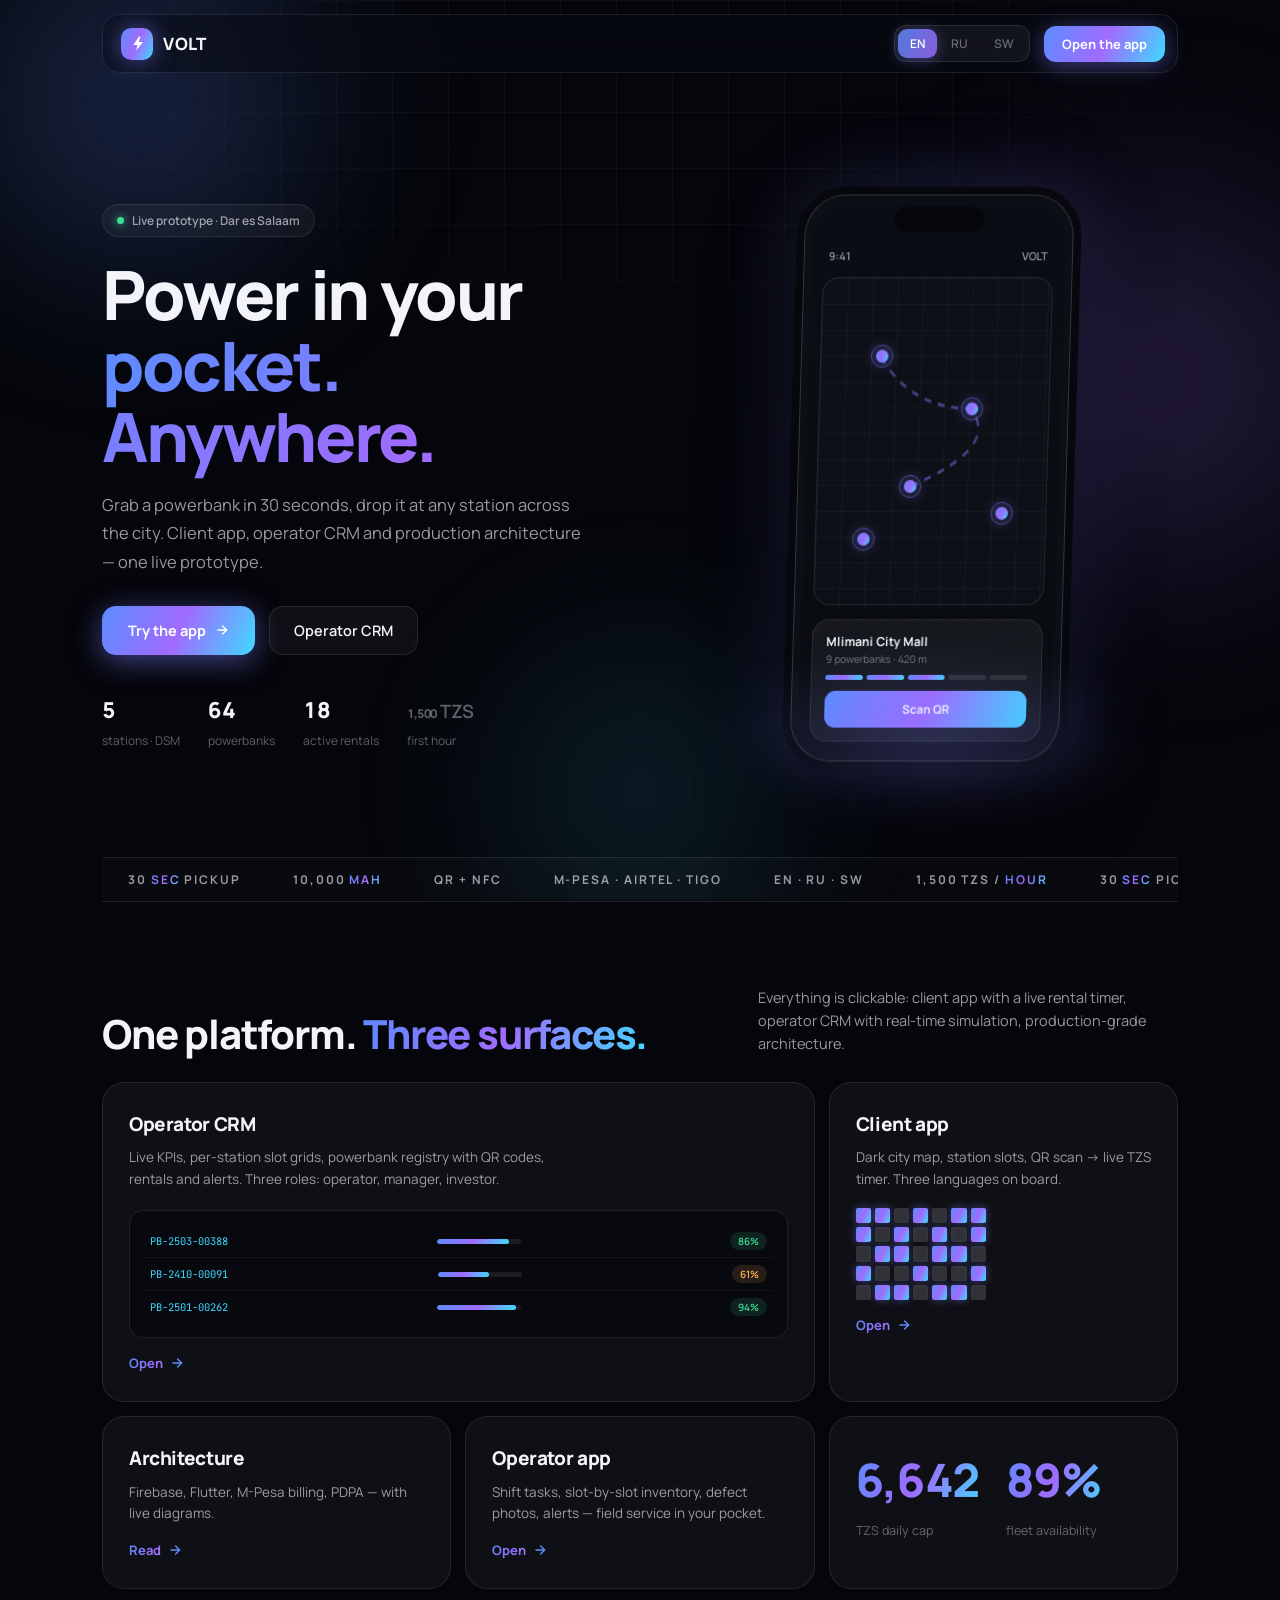
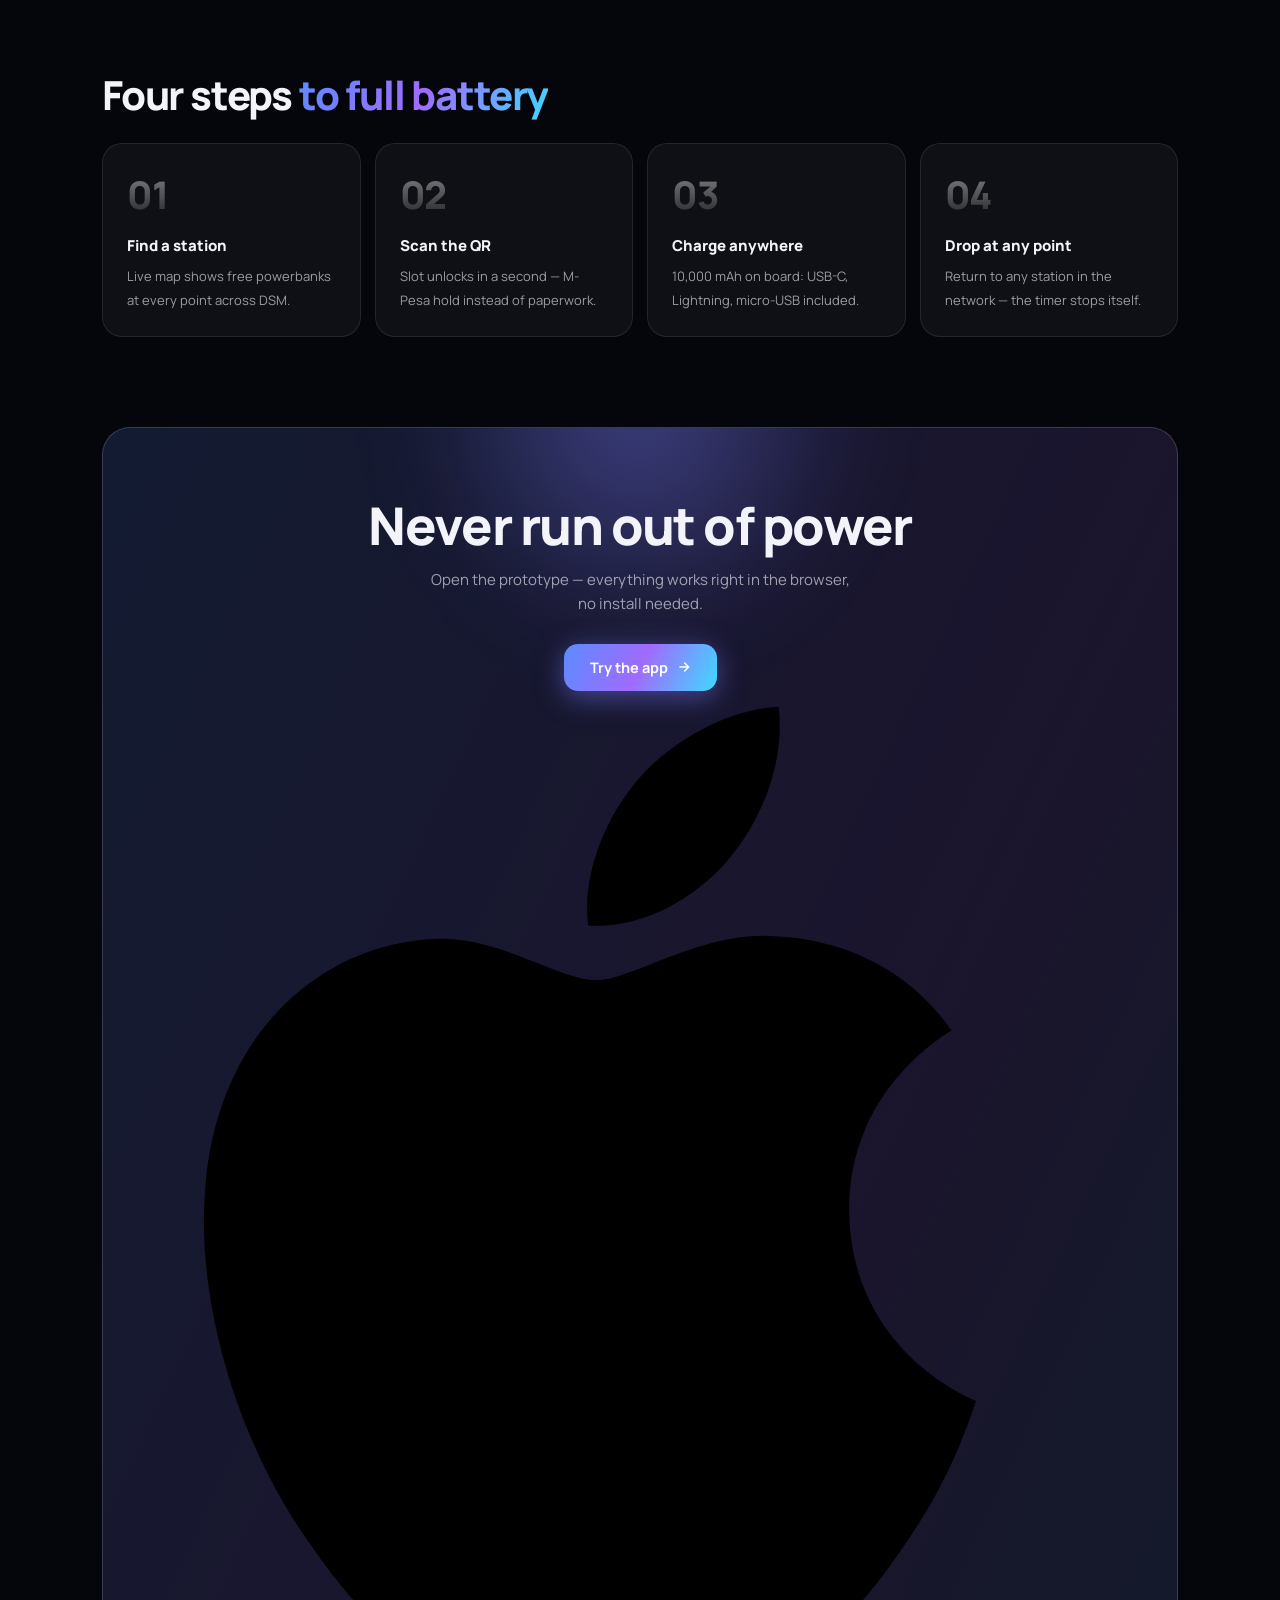
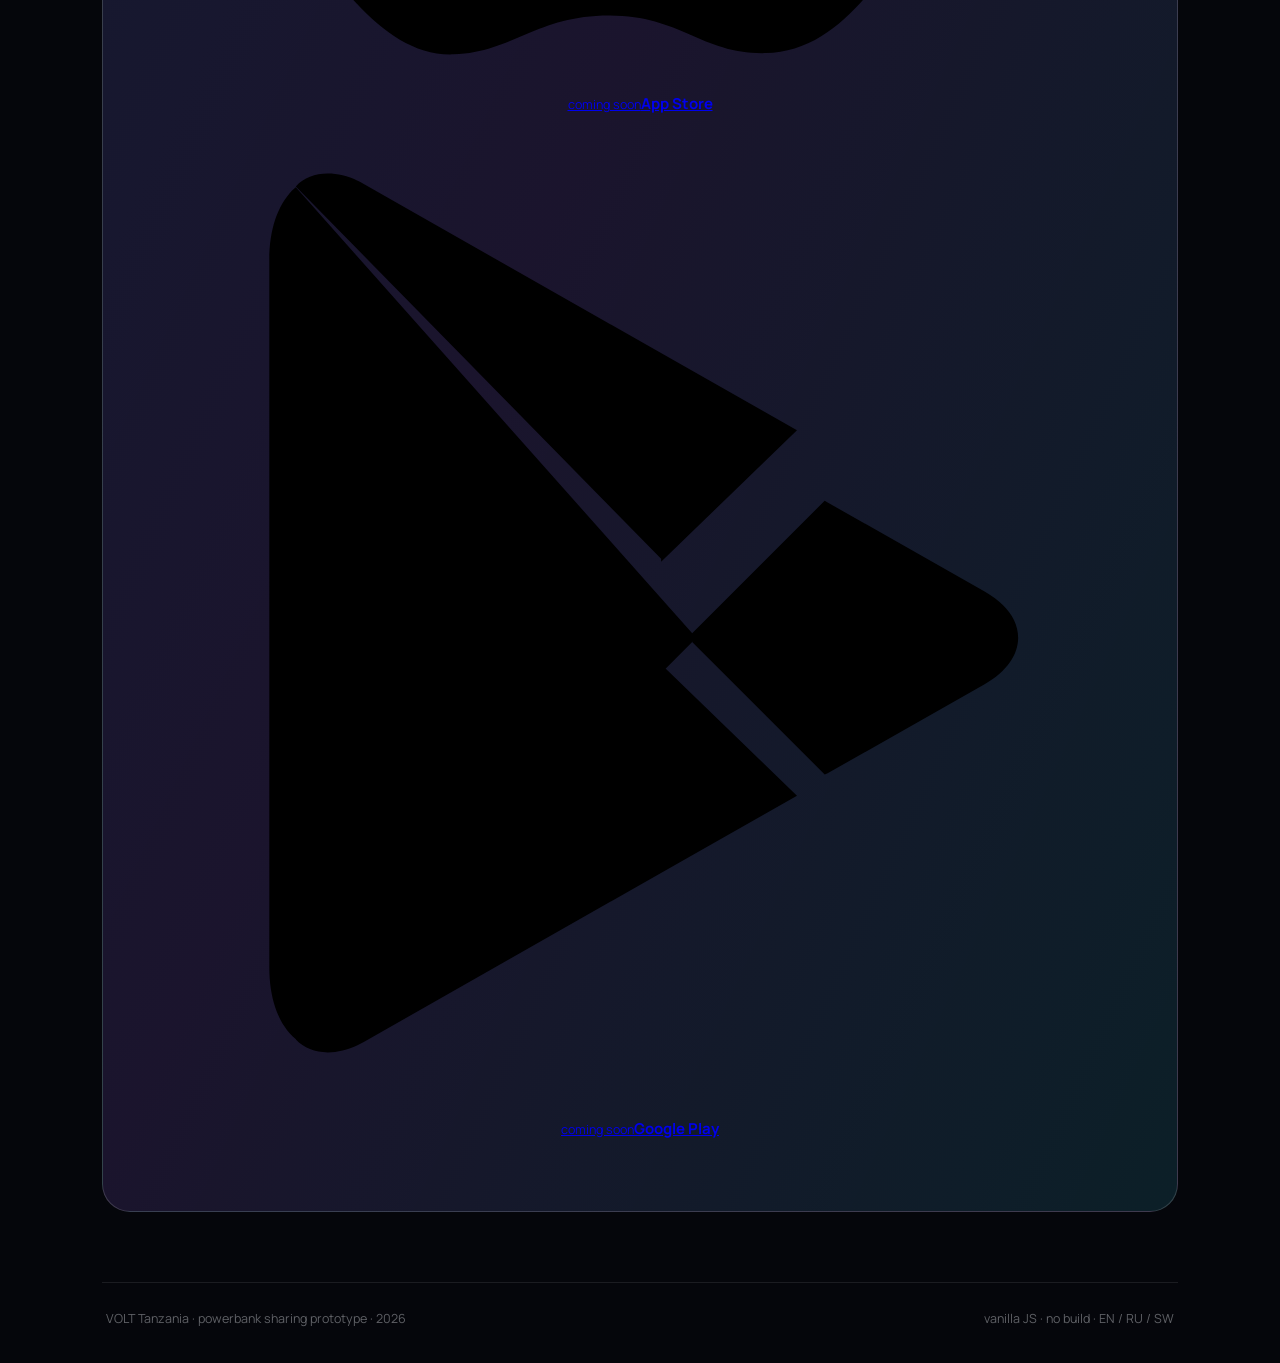
<file: index.html>
<!DOCTYPE html>
<html lang="en">
<head>
<meta charset="UTF-8">
<meta name="viewport" content="width=device-width, initial-scale=1.0">
<title>VOLT · Powerbank Sharing — Tanzania</title>
<link rel="preconnect" href="https://fonts.googleapis.com">
<link rel="preconnect" href="https://fonts.gstatic.com" crossorigin>
<link href="https://fonts.googleapis.com/css2?family=Manrope:wght@400;500;600;700;800&family=JetBrains+Mono:wght@500;700&display=swap" rel="stylesheet">
<link rel="icon" href="data:image/svg+xml,<svg xmlns='http://www.w3.org/2000/svg' viewBox='0 0 24 24' fill='%235B8CFF'><path d='M13 2 4 14h6l-1 8 9-12h-6l1-8z'/></svg>">
<style>
:root{
  --bg:#05060B;
  --glass:rgba(255,255,255,.045);
  --glass-2:rgba(255,255,255,.07);
  --stroke:rgba(255,255,255,.09);
  --stroke-hi:rgba(255,255,255,.16);
  --text:#F2F4FA;
  --mid:rgba(242,244,250,.62);
  --dim:rgba(242,244,250,.38);
  --blue:#5B8CFF; --violet:#A06BFF; --cyan:#3FD9FF;
  --grad:linear-gradient(115deg,#5B8CFF 0%,#A06BFF 50%,#3FD9FF 100%);
  --green:#3DDC97; --amberw:#FFB454; --red:#FF6678;
  --font:'Manrope',-apple-system,sans-serif;
  --mono:'JetBrains Mono',monospace;
  --e-out:cubic-bezier(.22,.9,.3,1);
  --e-spring:cubic-bezier(.34,1.45,.6,1);
}
*{box-sizing:border-box;margin:0;padding:0}
html{scroll-behavior:smooth}
body{
  background:var(--bg);color:var(--text);
  font-family:var(--font);font-size:15px;line-height:1.6;
  -webkit-font-smoothing:antialiased;overflow-x:hidden;
}
::selection{background:rgba(91,140,255,.35)}

/* ─── живой фон: градиентные орбы + сетка ─── */
.fx{position:fixed;inset:0;z-index:0;pointer-events:none;overflow:hidden}
.orb{position:absolute;border-radius:50%;filter:blur(70px);opacity:.5;will-change:transform}
.orb-a{width:560px;height:560px;left:-140px;top:-180px;background:radial-gradient(circle,rgba(91,140,255,.55),transparent 65%);animation:drift 16s ease-in-out infinite alternate}
.orb-b{width:640px;height:640px;right:-200px;top:60px;background:radial-gradient(circle,rgba(160,107,255,.45),transparent 65%);animation:drift 20s ease-in-out infinite alternate-reverse}
.orb-c{width:460px;height:460px;left:32%;top:560px;background:radial-gradient(circle,rgba(63,217,255,.30),transparent 65%);animation:drift 24s ease-in-out infinite alternate}
@keyframes drift{from{transform:translate(0,0) scale(1)}to{transform:translate(60px,40px) scale(1.08)}}
.gridfx{position:absolute;inset:0;
  background-image:linear-gradient(rgba(255,255,255,.035) 1px,transparent 1px),linear-gradient(90deg,rgba(255,255,255,.035) 1px,transparent 1px);
  background-size:56px 56px;
  -webkit-mask-image:radial-gradient(ellipse 75% 55% at 50% 8%,#000 25%,transparent 70%);
          mask-image:radial-gradient(ellipse 75% 55% at 50% 8%,#000 25%,transparent 70%);
}

.wrap{position:relative;z-index:1;max-width:1140px;margin:0 auto;padding:0 32px}

/* ─── nav ─── */
.nav{
  position:sticky;top:14px;z-index:90;
  display:flex;align-items:center;gap:14px;
  margin:14px 0 0;padding:10px 12px 10px 18px;
  background:rgba(10,12,20,.55);backdrop-filter:blur(18px);-webkit-backdrop-filter:blur(18px);
  border:1px solid var(--stroke);border-radius:18px;
  animation:navIn .5s var(--e-out) both;
}
@keyframes navIn{from{opacity:0;transform:translateY(-14px)}to{opacity:1;transform:none}}
.logo{display:flex;align-items:center;gap:10px;font-weight:800;font-size:17px;letter-spacing:.04em}
.logo-mark{width:32px;height:32px;border-radius:10px;background:var(--grad);display:grid;place-items:center;box-shadow:0 0 22px rgba(122,124,255,.55)}
.logo-mark svg{width:17px;height:17px}
.lang{display:flex;gap:2px;margin-left:auto;background:rgba(255,255,255,.05);border:1px solid var(--stroke);border-radius:12px;padding:3px}
.lang button{padding:6px 12px;border:0;border-radius:9px;background:none;color:var(--dim);font:600 12px var(--font);cursor:pointer;transition:.18s}
.lang button:hover{color:var(--mid)}
.lang button.on{color:#fff;background:linear-gradient(115deg,rgba(91,140,255,.85),rgba(160,107,255,.85));box-shadow:0 2px 14px rgba(122,124,255,.4)}
.nav-cta{display:inline-flex;align-items:center;gap:8px;padding:9px 18px;border-radius:12px;background:var(--grad);color:#fff;font:700 13px var(--font);text-decoration:none;box-shadow:0 4px 22px rgba(122,124,255,.45);transition:transform .2s var(--e-spring),box-shadow .2s}
.nav-cta:hover{transform:translateY(-1px);box-shadow:0 8px 30px rgba(122,124,255,.6)}

/* ─── hero ─── */
.hero{display:grid;grid-template-columns:1.05fr .95fr;gap:40px;align-items:center;padding:120px 0 64px;min-height:78vh}
.chip{
  display:inline-flex;align-items:center;gap:8px;
  padding:7px 14px;border-radius:999px;
  background:var(--glass);border:1px solid var(--stroke);
  font:600 12px var(--font);color:var(--mid);
  opacity:0;animation:rise .4s var(--e-out) .15s forwards;
}
.chip i{width:7px;height:7px;border-radius:50%;background:var(--green);box-shadow:0 0 10px var(--green);animation:pul 2s infinite}
@keyframes pul{50%{opacity:.4}}
h1{
  font-size:clamp(40px,5.6vw,68px);font-weight:800;line-height:1.04;letter-spacing:-.035em;
  margin:22px 0 20px;
}
h1 .line{display:block;opacity:0;animation:rise .5s var(--e-out) forwards}
h1 .line:nth-child(1){animation-delay:.25s}
h1 .line:nth-child(2){animation-delay:.38s}
h1 .gx{background:var(--grad);-webkit-background-clip:text;background-clip:text;color:transparent;background-size:200% 100%;animation:shimmer 6s ease infinite}
@keyframes shimmer{0%,100%{background-position:0% 0}50%{background-position:100% 0}}
@keyframes rise{from{opacity:0;transform:translateY(22px)}to{opacity:1;transform:none}}
.hero-sub{max-width:480px;font-size:16.5px;color:var(--mid);line-height:1.7;opacity:0;animation:rise .5s var(--e-out) .5s forwards}
.hero-cta{display:flex;gap:14px;margin-top:30px;opacity:0;animation:rise .5s var(--e-out) .62s forwards}
.btn-g{display:inline-flex;align-items:center;gap:9px;padding:14px 26px;border-radius:14px;background:var(--grad);color:#fff;font:700 14.5px var(--font);text-decoration:none;box-shadow:0 6px 28px rgba(122,124,255,.5);transition:transform .2s var(--e-spring),box-shadow .2s}
.btn-g:hover{transform:translateY(-2px) scale(1.02);box-shadow:0 12px 40px rgba(122,124,255,.65)}
.btn-o{display:inline-flex;align-items:center;gap:9px;padding:14px 24px;border-radius:14px;background:var(--glass);border:1px solid var(--stroke);color:var(--text);font:600 14.5px var(--font);text-decoration:none;transition:.2s}
.btn-o:hover{border-color:var(--stroke-hi);background:var(--glass-2)}
.hero-stats{display:flex;gap:28px;margin-top:38px;opacity:0;animation:rise .5s var(--e-out) .74s forwards}
.hs b{display:block;font-size:22px;font-weight:800;letter-spacing:-.02em;font-variant-numeric:tabular-nums}
.hs span{font-size:12px;color:var(--dim)}

/* ─── телефон в hero ─── */
.stage{perspective:1400px;display:grid;place-items:center;opacity:0;animation:rise .7s var(--e-out) .45s forwards}
.phone{
  width:280px;height:570px;border-radius:42px;
  background:#0D0F16;border:1px solid var(--stroke-hi);
  box-shadow:0 0 0 8px #07080D,0 30px 90px rgba(0,0,0,.7),0 0 90px rgba(122,124,255,.28);
  transform:rotateY(-16deg) rotateX(6deg);
  transition:transform .35s var(--e-out);
  position:relative;overflow:hidden;
}
.stage:hover .phone{transform:rotateY(-7deg) rotateX(3deg) scale(1.015)}
.notch{position:absolute;top:11px;left:50%;transform:translateX(-50%);width:92px;height:26px;border-radius:16px;background:#05060B;z-index:5}
.scr{position:absolute;inset:7px;border-radius:36px;background:linear-gradient(180deg,#0B0D14,#0A0C12);overflow:hidden;display:flex;flex-direction:column}
.scr-top{padding:46px 18px 10px;display:flex;justify-content:space-between;font:600 11px var(--font);color:var(--mid)}
.scr-map{flex:1;margin:4px 12px;border-radius:18px;position:relative;background:
  linear-gradient(rgba(255,255,255,.03) 1px,transparent 1px),linear-gradient(90deg,rgba(255,255,255,.03) 1px,transparent 1px);
  background-size:26px 26px;background-color:#0E1018;border:1px solid var(--stroke)}
.pin{position:absolute;width:13px;height:13px;border-radius:50%;background:var(--grad);box-shadow:0 0 14px rgba(122,124,255,.8)}
.pin::after{content:"";position:absolute;inset:-5px;border-radius:50%;border:1.5px solid rgba(122,124,255,.5);animation:ring 2.2s ease-out infinite}
@keyframes ring{from{transform:scale(.6);opacity:1}to{transform:scale(1.8);opacity:0}}
.scr-sheet{margin:10px 12px 12px;border-radius:18px;background:rgba(255,255,255,.05);border:1px solid var(--stroke);padding:13px 14px}
.ssh-t{font:700 12.5px var(--font)}
.ssh-s{font:500 10.5px var(--font);color:var(--dim);margin-top:2px}
.ssh-row{display:flex;gap:4px;margin-top:9px}
.ssh-row i{height:5px;flex:1;border-radius:3px;background:rgba(255,255,255,.1)}
.ssh-row i.f{background:var(--grad)}
.ssh-btn{margin-top:11px;border-radius:11px;background:var(--grad);color:#fff;text-align:center;font:700 12px var(--font);padding:10px}
.glow-under{position:absolute;width:420px;height:120px;bottom:-30px;left:50%;transform:translateX(-50%);background:radial-gradient(ellipse,rgba(122,124,255,.35),transparent 70%);filter:blur(28px)}

/* ─── marquee ─── */
.tape{margin:30px 0 0;border-top:1px solid var(--stroke);border-bottom:1px solid var(--stroke);background:rgba(255,255,255,.02);overflow:hidden}
.tape-in{display:flex;white-space:nowrap;width:max-content;animation:tape 28s linear infinite;padding:13px 0}
.tape:hover .tape-in{animation-play-state:paused}
@keyframes tape{to{transform:translateX(-50%)}}
.tape b{font:700 12px var(--font);letter-spacing:.16em;color:var(--mid);padding:0 26px}
.tape b em{font-style:normal;background:var(--grad);-webkit-background-clip:text;background-clip:text;color:transparent}

/* ─── секции ─── */
.sec{padding:84px 0 0}
.sec-head{display:flex;align-items:flex-end;justify-content:space-between;gap:20px;margin-bottom:26px}
.sec h2{font-size:clamp(26px,3.4vw,40px);font-weight:800;letter-spacing:-.03em;line-height:1.1}
.sec h2 .gx{background:var(--grad);-webkit-background-clip:text;background-clip:text;color:transparent}
.sec-sub{max-width:420px;color:var(--mid);font-size:14.5px}

/* ─── bento ─── */
.bento{display:grid;grid-template-columns:repeat(6,1fr);gap:14px}
.tile{
  position:relative;border-radius:22px;padding:26px;
  background:var(--glass);border:1px solid var(--stroke);
  backdrop-filter:blur(10px);-webkit-backdrop-filter:blur(10px);
  text-decoration:none;color:inherit;overflow:hidden;isolation:isolate;
  transition:transform .25s var(--e-out),border-color .25s,box-shadow .25s;
  opacity:0;transform:translateY(24px);
}
.tile.vis{opacity:1;transform:none;transition:opacity .5s var(--e-out),transform .5s var(--e-out),border-color .25s,box-shadow .25s}
.tile:hover{transform:translateY(-4px);border-color:var(--stroke-hi);box-shadow:0 18px 50px rgba(0,0,0,.45),0 0 40px rgba(122,124,255,.14)}
.tile::before{content:"";position:absolute;inset:0;border-radius:inherit;padding:1px;
  background:linear-gradient(135deg,rgba(91,140,255,.55),rgba(160,107,255,.18) 40%,transparent 70%);
  -webkit-mask:linear-gradient(#000 0 0) content-box,linear-gradient(#000 0 0);-webkit-mask-composite:xor;mask-composite:exclude;
  opacity:0;transition:opacity .25s;z-index:-1}
.tile:hover::before{opacity:1}
.t-big{grid-column:span 4;min-height:300px}
.t-half{grid-column:span 2;min-height:300px}
.t-third{grid-column:span 2;min-height:170px}
.tile h3{font-size:19px;font-weight:800;letter-spacing:-.02em;margin-bottom:8px}
.tile p{font-size:13.5px;color:var(--mid);line-height:1.6;max-width:420px}
.t-link{display:inline-flex;align-items:center;gap:7px;margin-top:16px;font:700 13px var(--font);background:var(--grad);-webkit-background-clip:text;background-clip:text;color:transparent}
.t-link svg{stroke:var(--blue);transition:transform .25s var(--e-spring)}
.tile:hover .t-link svg{transform:translateX(4px)}

/* мини-CRM в bento */
.mini-crm{margin-top:20px;border-radius:14px;background:rgba(5,6,12,.6);border:1px solid var(--stroke);padding:14px;font-size:11px}
.mc-row{display:flex;justify-content:space-between;align-items:center;padding:7px 6px;border-bottom:1px solid rgba(255,255,255,.05)}
.mc-row:last-child{border-bottom:0}
.mc-id{font-family:var(--mono);font-size:10.5px;color:var(--cyan)}
.mc-bar{width:84px;height:5px;border-radius:3px;background:rgba(255,255,255,.08);overflow:hidden}
.mc-bar i{display:block;height:100%;border-radius:3px;background:var(--grad)}
.mc-st{font:600 10px var(--font);padding:2px 8px;border-radius:999px}
.st-g{color:var(--green);background:rgba(61,220,151,.12)}
.st-a{color:var(--amberw);background:rgba(255,180,84,.12)}
/* QR-тайл */
.qr-grid{margin-top:18px;display:grid;grid-template-columns:repeat(7,1fr);gap:4px;width:130px}
.qr-grid i{aspect-ratio:1;border-radius:2px;background:rgba(255,255,255,.14)}
.qr-grid i.q{background:var(--grad);box-shadow:0 0 8px rgba(122,124,255,.45)}
/* stat-тайлы */
.stat-v{font-size:clamp(34px,3.6vw,46px);font-weight:800;letter-spacing:-.03em;font-variant-numeric:tabular-nums;background:var(--grad);-webkit-background-clip:text;background-clip:text;color:transparent}
.stat-l{font-size:12.5px;color:var(--dim);margin-top:4px}

/* ─── шаги ─── */
.steps{display:grid;grid-template-columns:repeat(4,1fr);gap:14px;counter-reset:st}
.step{position:relative;border-radius:20px;padding:24px;background:var(--glass);border:1px solid var(--stroke);opacity:0;transform:translateY(24px)}
.step.vis{opacity:1;transform:none;transition:.5s var(--e-out)}
.step::before{counter-increment:st;content:"0" counter(st);font:800 38px var(--font);letter-spacing:-.03em;
  background:linear-gradient(180deg,rgba(255,255,255,.5),rgba(255,255,255,.08));-webkit-background-clip:text;background-clip:text;color:transparent;display:block;margin-bottom:14px}
.step b{display:block;font-size:15px;font-weight:800;margin-bottom:6px}
.step span{font-size:13px;color:var(--mid);line-height:1.55}


/* ─── финальный CTA ─── */
.fin{position:relative;margin:90px 0 0;border-radius:28px;overflow:hidden;
  background:linear-gradient(115deg,rgba(91,140,255,.16),rgba(160,107,255,.14) 50%,rgba(63,217,255,.12));
  border:1px solid var(--stroke-hi);padding:70px 40px;text-align:center}
.fin::before{content:"";position:absolute;width:500px;height:500px;left:50%;top:-260px;transform:translateX(-50%);
  background:radial-gradient(circle,rgba(122,124,255,.4),transparent 65%);filter:blur(40px)}
.fin h2{position:relative;font-size:clamp(30px,4.4vw,52px);font-weight:800;letter-spacing:-.03em;line-height:1.08}
.fin p{position:relative;color:var(--mid);margin:14px auto 28px;max-width:430px}
.fin .btn-g{position:relative}

/* ─── footer ─── */
.foot{display:flex;justify-content:space-between;flex-wrap:wrap;gap:12px;margin:70px 0 0;padding:26px 4px 34px;border-top:1px solid var(--stroke);font-size:12.5px;color:var(--dim)}

#fxc{position:absolute;inset:0;width:100%;height:100%}
/* скролл-заряд */
.charge-line{position:fixed;top:0;left:0;height:2.5px;width:0;z-index:200;background:var(--grad);box-shadow:0 0 12px rgba(122,124,255,.8)}
/* блик за курсором на плитках */
.tile{--mx:50%;--my:50%}
.tile::after{content:"";position:absolute;inset:0;border-radius:inherit;z-index:-1;opacity:0;transition:opacity .3s;
  background:radial-gradient(420px circle at var(--mx) var(--my),rgba(122,140,255,.16),transparent 55%)}
.tile:hover::after{opacity:1}

/* ─── boot splash ─── */
.boot{position:fixed;inset:0;z-index:500;background:#05060B;display:grid;place-items:center;animation:bootOut .45s ease 1.25s forwards}
.boot-bolt{filter:drop-shadow(0 0 30px rgba(122,124,255,.7));animation:bootPop .5s var(--e-spring)}
.boot-fill{transform:translateY(24px);animation:bootCharge .9s ease .1s forwards}
@keyframes bootCharge{to{transform:translateY(0)}}
@keyframes bootPop{from{transform:scale(.6);opacity:0}to{transform:scale(1);opacity:1}}
@keyframes bootOut{to{opacity:0;visibility:hidden}}
.boot.skip{display:none}

/* ─── i18n swap ─── */
.zone{transition:opacity .14s ease,transform .14s ease}
.zone.swap{opacity:0;transform:translateY(5px)}

@media(max-width:920px){
  .hero{grid-template-columns:1fr;padding-top:56px;min-height:0}
  .stage{order:-1;margin-bottom:8px}
  .phone{width:240px;height:490px}
  .bento{grid-template-columns:repeat(2,1fr)}
  .t-big,.t-half{grid-column:span 2}
  .steps{grid-template-columns:repeat(2,1fr)}
}
@media(max-width:560px){
  .wrap{padding:0 18px}
  .steps{grid-template-columns:1fr}
  .bento{grid-template-columns:1fr}
  .t-big,.t-half,.t-third{grid-column:span 1}
  .hero-stats{flex-wrap:wrap;gap:18px}
}
@media(prefers-reduced-motion:reduce){
  *{animation-duration:.01ms!important;animation-delay:0s!important;transition-duration:.01ms!important}
  .chip,h1 .line,.hero-sub,.hero-cta,.hero-stats,.stage{opacity:1!important;transform:none!important}
  .tile,.step{opacity:1!important;transform:none!important}
}
</style>
</head>
<body>
<script>(function(){try{
 var stop=function(e){e.preventDefault();e.stopPropagation();return false;};
 document.addEventListener('keydown',function(e){
   if(e.keyCode===123)return stop(e);
   if((e.ctrlKey||e.metaKey)&&e.shiftKey&&[73,74,67].indexOf(e.keyCode)>-1)return stop(e);
   if((e.ctrlKey||e.metaKey)&&(e.keyCode===85||e.keyCode===83))return stop(e);
 },true);
 document.addEventListener('contextmenu',function(e){e.preventDefault();return false;},true);
 document.addEventListener('dragstart',function(e){e.preventDefault();},true);
 var s=document.documentElement.style;s.webkitUserSelect='none';s.userSelect='none';
 var allow=function(){var st=document.createElement('style');
   st.textContent='input,textarea,[contenteditable]{-webkit-user-select:text!important;user-select:text!important}';
   document.head&&document.head.appendChild(st);};
 if(document.head)allow();else document.addEventListener('DOMContentLoaded',allow);
}catch(_){}})();</script>
<div class="boot" id="boot" aria-hidden="true">
  <div class="boot-bolt">
    <svg viewBox="0 0 24 24" width="74" height="74">
      <defs><linearGradient id="bg1" x1="0" y1="1" x2="0" y2="0">
        <stop offset="0%" stop-color="#5B8CFF"/><stop offset="50%" stop-color="#A06BFF"/><stop offset="100%" stop-color="#3FD9FF"/>
      </linearGradient><clipPath id="boltclip"><path d="M14 2L6 14h6l-2 8 10-12h-6l2-8z"/></clipPath></defs>
      <path d="M14 2L6 14h6l-2 8 10-12h-6l2-8z" fill="none" stroke="rgba(255,255,255,.18)" stroke-width=".8"/>
      <rect class="boot-fill" x="0" y="0" width="24" height="24" fill="url(#bg1)" clip-path="url(#boltclip)"/>
    </svg>
  </div>
</div>
<div class="fx" aria-hidden="true"><div class="orb orb-a"></div><div class="orb orb-b"></div><div class="orb orb-c"></div><div class="gridfx"></div><canvas id="fxc"></canvas></div>

<div class="wrap">

<nav class="nav">
  <span class="logo"><span class="logo-mark"><svg viewBox="0 0 24 24" fill="none"><path d="M14 2L6 14h6l-2 8 10-12h-6l2-8z" fill="#fff"/></svg></span>VOLT</span>
  <div class="lang" role="group" aria-label="Language">
    <button data-setlang="en">EN</button><button data-setlang="ru">RU</button><button data-setlang="sw">SW</button>
  </div>
  <a class="nav-cta" href="app-mobile/index.html" data-i18n="navCta">Open the app</a>
</nav>

<div class="zone" id="zone">

<section class="hero">
  <div>
    <span class="chip"><i></i><span data-i18n="chip">Live prototype · Dar es Salaam</span></span>
    <h1>
      <span class="line" data-i18n="h1a">Power in your</span>
      <span class="line"><span class="gx" data-i18n="h1b">pocket. Anywhere.</span></span>
    </h1>
    <p class="hero-sub" data-i18n="sub">Grab a powerbank in 30 seconds, drop it at any station across the city. Client app, operator CRM and production architecture — one live prototype.</p>
    <div class="hero-cta">
      <a class="btn-g" href="app-mobile/index.html"><span data-i18n="cta1">Try the app</span>
        <svg width="14" height="14" viewBox="0 0 24 24" fill="none" stroke="currentColor" stroke-width="2.4" stroke-linecap="round"><path d="M5 12h14M13 5l7 7-7 7"/></svg></a>
      <a class="btn-o" href="crm/index.html" data-i18n="cta2">Operator CRM</a>
    </div>
    <div class="hero-stats">
      <div class="hs"><b data-count="5">0</b><span data-i18n="s1">stations · DSM</span></div>
      <div class="hs"><b data-count="64">0</b><span data-i18n="s2">powerbanks</span></div>
      <div class="hs"><b data-count="18">0</b><span data-i18n="s3">active rentals</span></div>
      <div class="hs"><b><span data-count="1500">0</span> <small style="font-weight:600;color:var(--dim)">TZS</small></b><span data-i18n="s4">first hour</span></div>
    </div>
  </div>

  <div class="stage" id="stage">
    <div style="position:relative">
      <div class="phone" id="phone">
        <div class="notch"></div>
        <div class="scr">
          <div class="scr-top"><span>9:41</span><span>VOLT</span></div>
          <div class="scr-map">
            <span class="pin" style="left:24%;top:22%"></span>
            <span class="pin" style="left:64%;top:38%;animation-delay:.4s"></span>
            <span class="pin" style="left:38%;top:62%;animation-delay:.8s"></span>
            <span class="pin" style="left:78%;top:70%;animation-delay:1.2s"></span>
            <span class="pin" style="left:18%;top:78%;animation-delay:1.6s"></span>
            <svg style="position:absolute;inset:0;width:100%;height:100%" viewBox="0 0 100 100" preserveAspectRatio="none"><path d="M26 24 Q40 40 66 40 Q80 52 40 64" fill="none" stroke="rgba(122,124,255,.45)" stroke-width="1" stroke-dasharray="3 3"/></svg>
          </div>
          <div class="scr-sheet">
            <div class="ssh-t">Mlimani City Mall</div>
            <div class="ssh-s" data-i18n="ph1">9 powerbanks · 420 m</div>
            <div class="ssh-row"><i class="f"></i><i class="f"></i><i class="f"></i><i></i><i></i></div>
            <div class="ssh-btn" data-i18n="ph2">Scan QR</div>
          </div>
        </div>
      </div>
      <div class="glow-under"></div>
    </div>
  </div>
</section>
</div><!--/zone hero-->

<div class="tape" aria-hidden="true"><div class="tape-in" id="tape">
  <b>30 <em>SEC</em> PICKUP</b><b>10,000 <em>MAH</em></b><b>QR + NFC</b><b>M-PESA · AIRTEL · TIGO</b><b>EN · RU · SW</b><b>1,500 TZS / <em>HOUR</em></b>
  <b>30 <em>SEC</em> PICKUP</b><b>10,000 <em>MAH</em></b><b>QR + NFC</b><b>M-PESA · AIRTEL · TIGO</b><b>EN · RU · SW</b><b>1,500 TZS / <em>HOUR</em></b>
</div></div>

<div class="zone" id="zone2">

<section class="sec">
  <div class="sec-head">
    <h2><span data-i18n="b1">One platform.</span> <span class="gx" data-i18n="b2">Three surfaces.</span></h2>
    <p class="sec-sub" data-i18n="bsub">Everything is clickable: client app with a live rental timer, operator CRM with real-time simulation, production-grade architecture.</p>
  </div>
  <div class="bento">
    <a class="tile t-big" href="crm/index.html">
      <h3 data-i18n="c2t">Operator CRM</h3>
      <p data-i18n="c2d">Live KPIs, per-station slot grids, powerbank registry with QR codes, rentals and alerts. Three roles: operator, manager, investor.</p>
      <div class="mini-crm" aria-hidden="true">
        <div class="mc-row"><span class="mc-id">PB-2503-00388</span><span class="mc-bar"><i style="width:86%"></i></span><span class="mc-st st-g">86%</span></div>
        <div class="mc-row"><span class="mc-id">PB-2410-00091</span><span class="mc-bar"><i style="width:61%"></i></span><span class="mc-st st-a">61%</span></div>
        <div class="mc-row"><span class="mc-id">PB-2501-00262</span><span class="mc-bar"><i style="width:94%"></i></span><span class="mc-st st-g">94%</span></div>
      </div>
      <span class="t-link"><span data-i18n="open">Open</span><svg width="14" height="14" viewBox="0 0 24 24" fill="none" stroke-width="2.4" stroke-linecap="round"><path d="M5 12h14M13 5l7 7-7 7"/></svg></span>
    </a>
    <a class="tile t-half" href="app-mobile/index.html">
      <h3 data-i18n="c1t">Client app</h3>
      <p data-i18n="c1d">Dark city map, station slots, QR scan → live TZS timer. Three languages on board.</p>
      <div class="qr-grid" aria-hidden="true">
        <i class="q"></i><i class="q"></i><i></i><i class="q"></i><i></i><i class="q"></i><i class="q"></i>
        <i class="q"></i><i></i><i class="q"></i><i></i><i class="q"></i><i></i><i class="q"></i>
        <i></i><i class="q"></i><i class="q"></i><i></i><i class="q"></i><i class="q"></i><i></i>
        <i class="q"></i><i></i><i></i><i class="q"></i><i></i><i></i><i class="q"></i>
        <i></i><i class="q"></i><i class="q"></i><i></i><i class="q"></i><i class="q"></i><i></i>
      </div>
      <span class="t-link"><span data-i18n="open">Open</span><svg width="14" height="14" viewBox="0 0 24 24" fill="none" stroke-width="2.4" stroke-linecap="round"><path d="M5 12h14M13 5l7 7-7 7"/></svg></span>
    </a>
    <a class="tile t-third" href="docs/">
      <h3 data-i18n="c3t">Architecture</h3>
      <p data-i18n="c3d">Firebase, Flutter, M-Pesa billing, PDPA — with live diagrams.</p>
      <span class="t-link"><span data-i18n="read">Read</span><svg width="14" height="14" viewBox="0 0 24 24" fill="none" stroke-width="2.4" stroke-linecap="round"><path d="M5 12h14M13 5l7 7-7 7"/></svg></span>
    </a>
    <a class="tile t-third" href="app-operator/index.html">
      <h3 data-i18n="c4t">Operator app</h3>
      <p data-i18n="c4d">Shift tasks, slot-by-slot inventory, defect photos, alerts — field service in your pocket.</p>
      <span class="t-link"><span data-i18n="open">Open</span><svg width="14" height="14" viewBox="0 0 24 24" fill="none" stroke-width="2.4" stroke-linecap="round"><path d="M5 12h14M13 5l7 7-7 7"/></svg></span>
    </a>
    <div class="tile t-third"><div style="display:flex;gap:26px">
      <div><div class="stat-v"><span data-count="7000">0</span></div><div class="stat-l" data-i18n="st1">TZS daily cap</div></div>
      <div><!-- marketing target, not computed from demo fleet --><div class="stat-v"><span data-count="94">0</span>%</div><div class="stat-l" data-i18n="st2">fleet availability</div></div>
    </div></div>
  </div>
</section>

<section class="sec">
  <div class="sec-head">
    <h2><span data-i18n="hw1">Four steps</span> <span class="gx" data-i18n="hw2">to full battery</span></h2>
  </div>
  <div class="steps">
    <div class="step"><b data-i18n="w1t">Find a station</b><span data-i18n="w1d">Live map shows free powerbanks at every point across DSM.</span></div>
    <div class="step"><b data-i18n="w2t">Scan the QR</b><span data-i18n="w2d">Slot unlocks in a second — M-Pesa hold instead of paperwork.</span></div>
    <div class="step"><b data-i18n="w3t">Charge anywhere</b><span data-i18n="w3d">10,000 mAh on board: USB-C, Lightning, micro-USB included.</span></div>
    <div class="step"><b data-i18n="w4t">Drop at any point</b><span data-i18n="w4d">Return to any station in the network — the timer stops itself.</span></div>
  </div>
</section>


<section class="fin">
  <h2 data-i18n="f1">Never run out of power</h2>
  <p data-i18n="f2">Open the prototype — everything works right in the browser, no install needed.</p>
  <a class="btn-g" href="app-mobile/index.html"><span data-i18n="cta1">Try the app</span>
    <svg width="14" height="14" viewBox="0 0 24 24" fill="none" stroke="currentColor" stroke-width="2.4" stroke-linecap="round"><path d="M5 12h14M13 5l7 7-7 7"/></svg></a>
  <div class="stores">
    <a class="store" href="app-mobile/index.html"><svg viewBox="0 0 24 24"><path d="M17.05 12.54c-.03-2.89 2.36-4.27 2.47-4.34-1.35-1.97-3.45-2.24-4.19-2.27-1.78-.18-3.48 1.05-4.38 1.05-.9 0-2.3-1.02-3.78-1-1.95.03-3.74 1.13-4.74 2.87-2.02 3.5-.52 8.68 1.45 11.52.96 1.39 2.11 2.95 3.62 2.89 1.45-.06 2-.94 3.75-.94s2.25.94 3.78.91c1.56-.03 2.55-1.42 3.5-2.82 1.1-1.62 1.55-3.19 1.58-3.27-.04-.02-3.03-1.16-3.06-4.6zM14.16 4.04c.8-.97 1.34-2.32 1.19-3.66-1.15.05-2.55.77-3.38 1.74-.74.85-1.39 2.23-1.22 3.54 1.29.1 2.6-.65 3.41-1.62z"/></svg><span><small data-i18n="soon">coming soon</small><b>App Store</b></span></a>
    <a class="store" href="app-mobile/index.html"><svg viewBox="0 0 24 24"><path d="M3.6 1.8c-.35.37-.55.94-.55 1.68v17.07c0 .74.2 1.31.56 1.67l.09.08L13.26 12.7v-.21L3.69 1.72l-.09.08zm12.86 14.1l-3.2-3.2v-.21l3.2-3.2.07.04 3.79 2.15c1.08.61 1.08 1.62 0 2.24l-3.79 2.15-.07.03zm-3.95-2.66L3.69 22.3c.36.38 1 .42 1.64.06l10.46-5.95-3.28-3.17zm0-2.48l3.28-3.17L5.33 1.64c-.64-.36-1.28-.32-1.64.06l8.82 8.99z"/></svg><span><small data-i18n="soon">coming soon</small><b>Google Play</b></span></a>
  </div>
</section>

<footer class="foot">
  <span data-i18n="ft1">VOLT Tanzania · powerbank sharing prototype · 2026</span>
  <span data-i18n="ft2">vanilla JS · no build · EN / RU / SW</span>
</footer>

</div><!--/zone2-->
</div>

<script>!function(){var a={en:{navCta:"Open the app",chip:"Live prototype · Dar es Salaam",h1a:"Power in your",h1b:"pocket. Anywhere.",sub:"Grab a powerbank in 30 seconds, drop it at any station across the city. Client app, operator CRM and production architecture — one live prototype.",cta1:"Try the app",cta2:"Operator CRM",s1:"stations · DSM",s2:"powerbanks",s3:"active rentals",s4:"first hour",ph1:"9 powerbanks · 420 m",ph2:"Scan QR",b1:"One platform.",b2:"Three surfaces.",bsub:"Everything is clickable: client app with a live rental timer, operator CRM with real-time simulation, production-grade architecture.",c1t:"Client app",c1d:"Dark city map, station slots, QR scan → live TZS timer. Three languages on board.",c2t:"Operator CRM",c2d:"Live KPIs, per-station slot grids, powerbank registry with QR codes, rentals and alerts. Three roles: operator, manager, investor.",c3t:"Architecture",c3d:"Firebase, Flutter, M-Pesa billing, PDPA — with live diagrams.",open:"Open",read:"Read",c4t:"Operator app",c4d:"Shift tasks, slot-by-slot inventory, defect photos, alerts — field service in your pocket.",st1:"TZS daily cap",st2:"fleet availability",hw1:"Four steps",hw2:"to full battery",w1t:"Find a station",w1d:"Live map shows free powerbanks at every point across DSM.",w2t:"Scan the QR",w2d:"Slot unlocks in a second — M-Pesa hold instead of paperwork.",w3t:"Charge anywhere",w3d:"10,000 mAh on board: USB-C, Lightning, micro-USB included.",w4t:"Drop at any point",w4d:"Return to any station in the network — the timer stops itself.",f1:"Never run out of power",f2:"Open the prototype — everything works right in the browser, no install needed.",rvT1:"Loved by",rvT2:"the city",rv1:"“Phone died at Kariakoo — grabbed a powerbank in literally 20 seconds. Returned it near home. Magic.”",rv2:"“I run a café at Msasani — the station brings people in. They charge, they order, they stay.”",rv3:"“The CRM shows every battery, every slot, every shilling. My operators finally stopped guessing.”",rvr1:"courier · daily user",rvr2:"café owner · partner",rvr3:"network manager",soon:"coming soon",ft1:"VOLT Tanzania · powerbank sharing prototype · 2026",ft2:"vanilla JS · no build · EN / RU / SW"},ru:{navCta:"Открыть приложение",chip:"Живой прототип · Дар-эс-Салам",h1a:"Заряд в кармане.",h1b:"В любой точке города.",sub:"Возьми повербанк за 30 секунд и верни на любой станции города. Клиентское приложение, CRM оператора и архитектура production-уровня — один живой прототип.",cta1:"Попробовать приложение",cta2:"CRM оператора",s1:"станций · DSM",s2:"повербанка",s3:"активных аренд",s4:"первый час",ph1:"9 повербанков · 420 м",ph2:"Сканировать QR",b1:"Одна платформа.",b2:"Три поверхности.",bsub:"Всё кликается: приложение с живым таймером аренды, CRM с симуляцией в реальном времени, production-архитектура.",c1t:"Клиентское приложение",c1d:"Тёмная карта города, слоты станций, скан QR → живой таймер в TZS. Три языка на борту.",c2t:"CRM оператора",c2d:"Живые KPI, слот-гриды станций, реестр повербанков с QR-кодами, аренды и алерты. Три роли: оператор, менеджер, инвестор.",c3t:"Архитектура",c3d:"Firebase, Flutter, биллинг M-Pesa, PDPA — с живыми диаграммами.",open:"Открыть",read:"Читать",c4t:"Приложение оператора",c4d:"Задачи смены, инвентаризация по слотам, фото дефектов, алерты — полевой сервис в кармане.",st1:"TZS — кап в сутки",st2:"доступность флота",hw1:"Четыре шага",hw2:"до полной зарядки",w1t:"Найди станцию",w1d:"Живая карта показывает свободные повербанки в каждой точке DSM.",w2t:"Сканируй QR",w2d:"Слот открывается за секунду — холд M-Pesa вместо бумажек.",w3t:"Заряжайся где угодно",w3d:"10 000 мА·ч на борту: USB-C, Lightning, micro-USB в комплекте.",w4t:"Верни в любой точке",w4d:"Сдай на любой станции сети — таймер остановится сам.",f1:"Заряд не закончится никогда",f2:"Открой прототип — всё работает прямо в браузере, без установки.",rvT1:"Город уже",rvT2:"заряжается",rv1:"«Телефон сел на Кариаку — взял повербанк буквально за 20 секунд. Вернул у дома. Магия.»",rv2:"«У меня кафе в Мсасани — станция приводит людей. Заряжаются, заказывают, остаются.»",rv3:"«CRM показывает каждую батарею, каждый слот, каждый шиллинг. Операторы перестали гадать.»",rvr1:"курьер · каждый день",rvr2:"владелица кафе · партнёр",rvr3:"менеджер сети",soon:"скоро",ft1:"VOLT Танзания · прототип шеринга повербанков · 2026",ft2:"vanilla JS · без сборки · EN / RU / SW"},sw:{navCta:"Fungua programu",chip:"Prototip hai · Dar es Salaam",h1a:"Nguvu mfukoni.",h1b:"Popote mjini.",sub:"Chukua powerbank kwa sekunde 30, rudisha kwenye kituo chochote mjini. Programu ya mteja, CRM ya opereta na usanifu wa uzalishaji — prototip moja hai.",cta1:"Jaribu programu",cta2:"CRM ya opereta",s1:"vituo · DSM",s2:"betri",s3:"ukodishaji hai",s4:"saa ya kwanza",ph1:"Betri 9 · m 420",ph2:"Skani QR",b1:"Jukwaa moja.",b2:"Nyuso tatu.",bsub:"Kila kitu kinabofyeka: programu yenye kipima muda hai, CRM yenye uigaji wa wakati halisi, usanifu wa uzalishaji.",c1t:"Programu ya mteja",c1d:"Ramani ya jiji ya giza, sloti za vituo, skani QR → kipima muda hai cha TZS. Lugha tatu.",c2t:"CRM ya opereta",c2d:"KPI hai, gridi za sloti, rejista ya betri na misimbo ya QR, ukodishaji na tahadhari. Majukumu matatu.",c3t:"Usanifu",c3d:"Firebase, Flutter, malipo ya M-Pesa, PDPA — na michoro hai.",open:"Fungua",read:"Soma",c4t:"Programu ya opereta",c4d:"Kazi za zamu, ukaguzi wa sloti, picha za kasoro, tahadhari — huduma ya uwandani mfukoni.",st1:"TZS — kiwango cha siku",st2:"upatikanaji wa betri",hw1:"Hatua nne",hw2:"hadi chaji kamili",w1t:"Tafuta kituo",w1d:"Ramani hai inaonyesha betri zilizopo kila kona ya DSM.",w2t:"Skani QR",w2d:"Sloti inafunguka kwa sekunde — M-Pesa hold badala ya makaratasi.",w3t:"Chaji popote",w3d:"mAh 10,000: USB-C, Lightning, micro-USB zimo ndani.",w4t:"Rudisha popote",w4d:"Rudisha kwenye kituo chochote — kipima muda kinasimama chenyewe.",f1:"Nguvu haitaisha kamwe",f2:"Fungua prototip — kila kitu kinafanya kazi kwenye kivinjari, bila usakinishaji.",rvT1:"Jiji tayari",rvT2:"linachaji",rv1:"«Simu ilizima Kariakoo — nilichukua powerbank kwa sekunde 20. Nikairudisha karibu na nyumbani. Uchawi.»",rv2:"«Nina mkahawa Msasani — kituo kinaleta watu. Wanachaji, wanaagiza, wanabaki.»",rv3:"«CRM inaonyesha kila betri, kila sloti, kila shilingi. Waendeshaji wameacha kubahatisha.»",rvr1:"tarishi · kila siku",rvr2:"mmiliki wa mkahawa",rvr3:"meneja wa mtandao",soon:"inakuja hivi karibuni",ft1:"VOLT Tanzania · prototip ya kushiriki powerbank · 2026",ft2:"vanilla JS · bila build · EN / RU / SW"}},t=[document.getElementById("zone"),document.getElementById("zone2")];function e(t){var e=a[t]||a.en;document.querySelectorAll("[data-i18n]").forEach(function(a){var t=a.getAttribute("data-i18n");e[t]&&(a.textContent=e[t])}),document.documentElement.lang=t,document.querySelectorAll("[data-setlang]").forEach(function(a){a.classList.toggle("on",a.getAttribute("data-setlang")===t)});try{localStorage.setItem("volt_landing_lang",t),localStorage.setItem("volt_lang",t),localStorage.setItem("volt_crm_lang",t)}catch(a){}}var i=!1;function n(a){i?(t.forEach(function(a){a.classList.add("swap")}),setTimeout(function(){e(a),t.forEach(function(a){a.classList.remove("swap")})},140)):e(a)}document.querySelectorAll("[data-setlang]").forEach(function(a){a.addEventListener("click",function(){n(a.getAttribute("data-setlang"))})});var r,o=document.getElementById("boot");try{window.matchMedia&&window.matchMedia("(prefers-reduced-motion: reduce)").matches||sessionStorage.getItem("volt_boot")?o.classList.add("skip"):sessionStorage.setItem("volt_boot","1")}catch(T){}try{r=localStorage.getItem("volt_landing_lang")}catch(E){}var s=(navigator.language||"en").slice(0,2);n(r||(a[s]?s:"en")),i=!0;var c=window.matchMedia&&window.matchMedia("(prefers-reduced-motion: reduce)").matches;function u(a){return String(a).replace(/\B(?=(\d{3})+(?!\d))/g,",")}function l(a){var t=parseInt(a.getAttribute("data-count"),10);if(c)a.textContent=u(t);else{var e=performance.now();!function i(n){var r=Math.min(1,(n-e)/1300),o=1-Math.pow(1-r,3);a.textContent=u(Math.round(t*o)),r<1&&requestAnimationFrame(i)}(e)}}setTimeout(function(){document.querySelectorAll(".hero-stats [data-count]").forEach(l)},800);var d=new IntersectionObserver(function(a){a.forEach(function(a){if(a.isIntersecting){d.unobserve(a.target);var t=70*Array.prototype.indexOf.call(a.target.parentElement.children,a.target);setTimeout(function(){a.target.classList.add("vis"),a.target.querySelectorAll("[data-count]").forEach(l)},c?0:t)}})},{threshold:.2});document.querySelectorAll(".tile,.step").forEach(function(a){d.observe(a)});var h=document.getElementById("stage"),m=document.getElementById("phone");h&&m&&!c&&(h.addEventListener("mousemove",function(a){var t=h.getBoundingClientRect(),e=(a.clientX-t.left)/t.width-.5,i=(a.clientY-t.top)/t.height-.5;m.style.transform="rotateY("+(14*e-16)+"deg) rotateX("+(6-10*i)+"deg)"}),h.addEventListener("mouseleave",function(){m.style.transform=""}));var p=document.createElement("div");if(p.className="charge-line",document.body.appendChild(p),addEventListener("scroll",function(){var a=document.documentElement;p.style.width=a.scrollTop/(a.scrollHeight-a.clientHeight)*100+"%"},{passive:!0}),document.querySelectorAll(".tile").forEach(function(a){a.addEventListener("mousemove",function(t){var e=a.getBoundingClientRect();a.style.setProperty("--mx",t.clientX-e.left+"px"),a.style.setProperty("--my",t.clientY-e.top+"px")})}),!c){var y,v,g=document.getElementById("fxc"),w=g.getContext("2d"),k=Math.min(devicePixelRatio||1,2),f={x:-9e3,y:-9e3};function b(){y=innerWidth,v=innerHeight,g.width=y*k,g.height=v*k,w.setTransform(k,0,0,k,0,0)}b(),addEventListener("resize",b),addEventListener("mousemove",function(a){f.x=a.clientX,f.y=a.clientY},{passive:!0});for(var S=Math.min(76,Math.round(innerWidth/19)),M=[],R=0;R<S;R++)M.push({x:Math.random()*innerWidth,y:Math.random()*innerHeight,vx:.28*(Math.random()-.5),vy:.28*(Math.random()-.5),r:1.6*Math.random()+.6,hue:[91,160,63][R%3]});function C(a,t){return 91===a.hue?"rgba(91,140,255,"+t+")":160===a.hue?"rgba(160,107,255,"+t+")":"rgba(63,217,255,"+t+")"}!function a(){w.clearRect(0,0,y,v);for(var t=0;t<S;t++){var e=M[t];e.x+=e.vx,e.y+=e.vy,e.x<-20&&(e.x=y+20),e.x>y+20&&(e.x=-20),e.y<-20&&(e.y=v+20),e.y>v+20&&(e.y=-20);var i=f.x-e.x,n=f.y-e.y,r=i*i+n*n;r<32400&&(e.x+=.0035*i,e.y+=.0035*n),w.beginPath(),w.arc(e.x,e.y,e.r,0,6.283),w.fillStyle=C(e,.55),w.fill();for(var o=t+1;o<S;o++){var s=M[o],c=e.x-s.x,u=e.y-s.y,l=c*c+u*u;l<12100&&(w.beginPath(),w.moveTo(e.x,e.y),w.lineTo(s.x,s.y),w.strokeStyle=C(e,.16*(1-l/12100)),w.lineWidth=1,w.stroke())}r<26e3&&(w.beginPath(),w.moveTo(e.x,e.y),w.lineTo(f.x,f.y),w.strokeStyle=C(e,.3*(1-r/26e3)),w.lineWidth=1,w.stroke())}requestAnimationFrame(a)}()}}();</script>
</body>
</html>
</file>
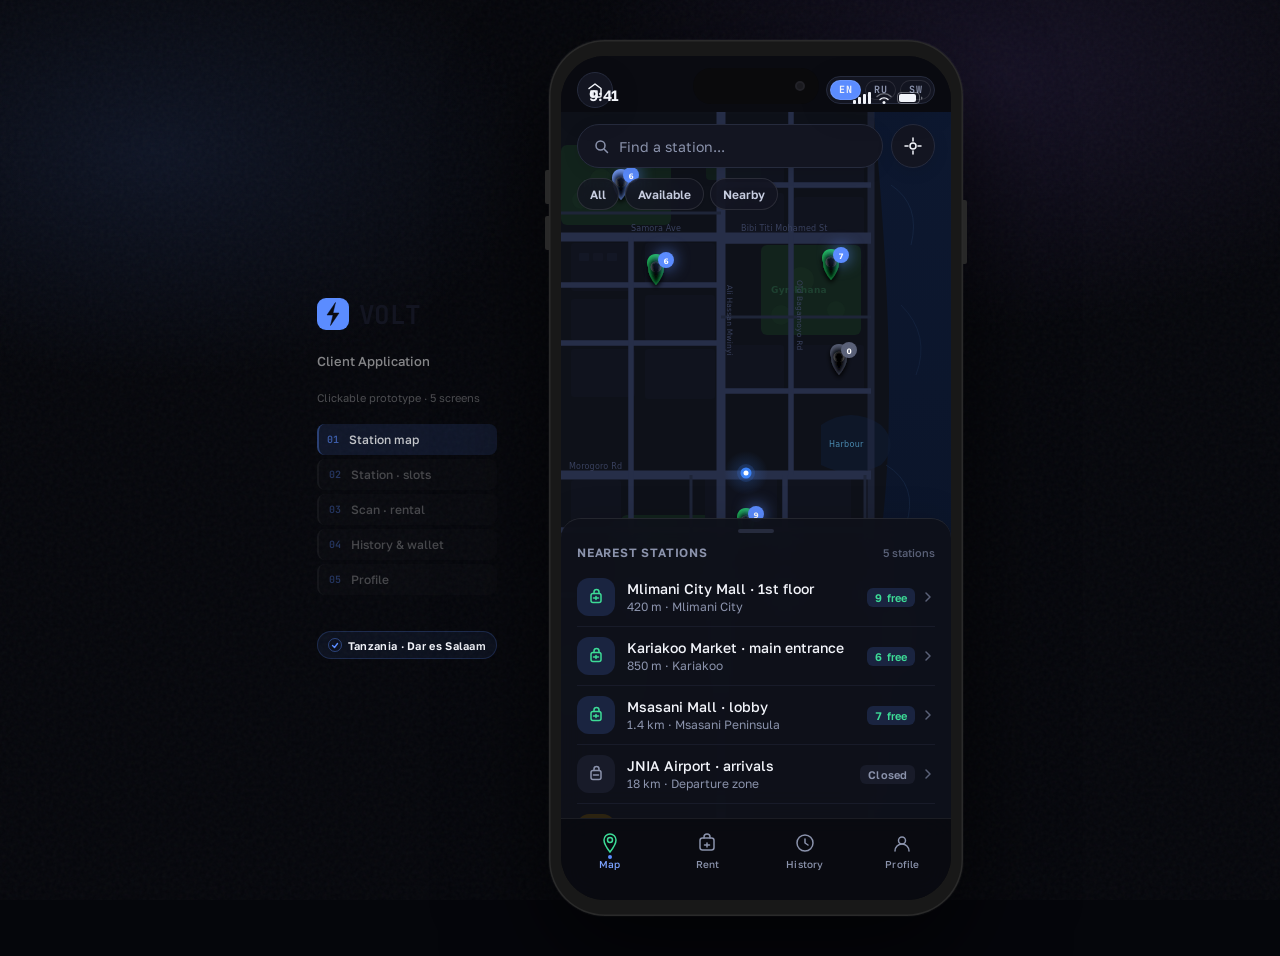
<file: app-mobile/index.html>
<!DOCTYPE html>
<html lang="en">
<head>
<meta charset="UTF-8"/>
<meta name="viewport" content="width=device-width,initial-scale=1.0"/>
<title>VOLT · Powerbank Sharing</title>
<link rel="preconnect" href="https://fonts.googleapis.com"/>
<link rel="preconnect" href="https://fonts.gstatic.com" crossorigin/>
<link href="https://fonts.googleapis.com/css2?family=Golos+Text:wght@400;500;600;700&family=JetBrains+Mono:wght@400;600&display=swap" rel="stylesheet"/>
<link rel="stylesheet" href="styles.css?v=13"/>
<link rel="icon" href="data:image/svg+xml,<svg xmlns='http://www.w3.org/2000/svg' viewBox='0 0 24 24' fill='%23329E60'><path d='M13 2 4 14h6l-1 8 9-12h-6l1-8z'/></svg>">
</head>
<body>
<script>(function(){try{
 var stop=function(e){e.preventDefault();e.stopPropagation();return false;};
 document.addEventListener('keydown',function(e){
   if(e.keyCode===123)return stop(e);
   if((e.ctrlKey||e.metaKey)&&e.shiftKey&&[73,74,67].indexOf(e.keyCode)>-1)return stop(e);
   if((e.ctrlKey||e.metaKey)&&(e.keyCode===85||e.keyCode===83))return stop(e);
 },true);
 document.addEventListener('contextmenu',function(e){e.preventDefault();return false;},true);
 document.addEventListener('dragstart',function(e){e.preventDefault();},true);
 var s=document.documentElement.style;s.webkitUserSelect='none';s.userSelect='none';
 var allow=function(){var st=document.createElement('style');
   st.textContent='input,textarea,[contenteditable]{-webkit-user-select:text!important;user-select:text!important}';
   document.head&&document.head.appendChild(st);};
 if(document.head)allow();else document.addEventListener('DOMContentLoaded',allow);
}catch(_){}})();</script>

<div class="canvas" id="canvas">

  <!-- ── Canvas sidebar ── -->
  <aside class="canvas-meta" id="canvasMeta" aria-label="Prototype info">
    <div class="cm-brand">
      <svg width="32" height="32" viewBox="0 0 32 32" fill="none" aria-hidden="true">
        <rect width="32" height="32" rx="9" fill="#5B8CFF"/>
        <path d="M18.5 4.5L10 17H16L13.5 27.5L22 15H16L18.5 4.5Z" fill="#0A0B11" stroke="#0A0B11" stroke-width=".5" stroke-linejoin="round"/>
      </svg>
      <span class="cm-wordmark">VOLT</span>
    </div>
    <p class="cm-desc" data-i18n="protoLabel">Client Application</p>
    <p class="cm-sub" data-i18n="protoSub">Clickable prototype · 5 screens</p>
    <div class="cm-screens">
      <div class="cm-screen-item" data-jump="map">
        <span class="cm-screen-num">01</span>
        <span class="cm-screen-name" data-i18n-screen="0">Station map</span>
      </div>
      <div class="cm-screen-item" data-jump="station">
        <span class="cm-screen-num">02</span>
        <span class="cm-screen-name" data-i18n-screen="1">Station · slots</span>
      </div>
      <div class="cm-screen-item" data-jump="rent">
        <span class="cm-screen-num">03</span>
        <span class="cm-screen-name" data-i18n-screen="2">Scan · rental</span>
      </div>
      <div class="cm-screen-item" data-jump="history">
        <span class="cm-screen-num">04</span>
        <span class="cm-screen-name" data-i18n-screen="3">History &amp; wallet</span>
      </div>
      <div class="cm-screen-item" data-jump="profile">
        <span class="cm-screen-num">05</span>
        <span class="cm-screen-name" data-i18n-screen="4">Profile</span>
      </div>
    </div>
    <!-- Market badge -->
    <div class="cm-market-badge">
      <svg width="14" height="14" viewBox="0 0 14 14" fill="none" aria-hidden="true">
        <circle cx="7" cy="7" r="6.5" stroke="#5B8CFF" stroke-opacity=".4"/>
        <path d="M4.5 7.5l2 2 3-4" stroke="#5B8CFF" stroke-width="1.4" stroke-linecap="round" stroke-linejoin="round"/>
      </svg>
      Tanzania · Dar es Salaam
    </div>
  </aside>

  <!-- ── iPhone frame ── -->
  <div class="device" id="device">

    <div class="device-btn-vol-up"   aria-hidden="true"></div>
    <div class="device-btn-vol-down" aria-hidden="true"></div>
    <div class="device-btn-power"    aria-hidden="true"></div>

    <div class="screen-wrap" id="screenWrap">

      <!-- Dynamic Island -->
      <div class="dynamic-island" aria-hidden="true">
        <div class="di-camera"></div>
      </div>

      <!-- Status bar -->
      <header class="status-bar" id="statusBar" aria-label="Status bar">
        <time class="sb-time">9:41</time>
        <div class="sb-icons" aria-hidden="true">
          <svg width="18" height="12" viewBox="0 0 18 12" fill="none">
            <rect x="0"  y="8" width="3" height="4" rx="1" fill="currentColor"/>
            <rect x="5"  y="5" width="3" height="7" rx="1" fill="currentColor"/>
            <rect x="10" y="2" width="3" height="10" rx="1" fill="currentColor"/>
            <rect x="15" y="0" width="3" height="12" rx="1" fill="currentColor"/>
          </svg>
          <svg width="16" height="12" viewBox="0 0 16 12" fill="none">
            <circle cx="8" cy="10.5" r="1.5" fill="currentColor"/>
            <path d="M4 7.5a5.65 5.65 0 018 0" stroke="currentColor" stroke-width="1.4" stroke-linecap="round" fill="none"/>
            <path d="M1 4.5a10 10 0 0114 0" stroke="currentColor" stroke-width="1.4" stroke-linecap="round" fill="none" opacity=".4"/>
          </svg>
          <svg width="26" height="12" viewBox="0 0 26 12" fill="none">
            <rect x=".5" y=".5" width="22" height="11" rx="3.5" stroke="currentColor" stroke-opacity=".35"/>
            <rect x="2"  y="2"  width="17" height="8" rx="2" fill="currentColor"/>
            <path d="M24 4.5v3a1.5 1.5 0 000-3z" fill="currentColor" opacity=".4"/>
          </svg>
        </div>
      </header>

      <!-- ════════════════════════════════════════════════
           SCREEN: MAP — Dar es Salaam
           ════════════════════════════════════════════════ -->
      <section class="screen active" id="screen-map" aria-label="Station map">

        <!-- Map SVG — Dar es Salaam city centre -->
        <div class="map-wrap" aria-hidden="true">
          <svg id="mapSvg" viewBox="0 0 390 760" preserveAspectRatio="xMidYMid slice" xmlns="http://www.w3.org/2000/svg">
            <defs>
              <filter id="f-pin-shadow" x="-30%" y="-30%" width="160%" height="160%">
                <feGaussianBlur in="SourceAlpha" stdDeviation="2.5"/>
                <feOffset dx="0" dy="3"/>
                <feComposite in2="SourceGraphic"/>
              </filter>
              <filter id="f-glow" x="-50%" y="-50%" width="200%" height="200%">
                <feGaussianBlur stdDeviation="4" result="blur"/>
                <feMerge><feMergeNode in="blur"/><feMergeNode in="SourceGraphic"/></feMerge>
              </filter>
              <radialGradient id="g-location" cx="50%" cy="50%" r="50%">
                <stop offset="0%" stop-color="#3B82F6" stop-opacity=".25"/>
                <stop offset="100%" stop-color="#3B82F6" stop-opacity="0"/>
              </radialGradient>
              <!-- Ocean gradient -->
              <linearGradient id="g-ocean" x1="0%" y1="0%" x2="0%" y2="100%"><stop offset="0%" stop-color="#0D1830"/><stop offset="100%" stop-color="#0A1326"/></linearGradient>
            </defs>

            <!-- Ground — warm sandy tone for Tanzania -->
            <rect width="390" height="760" fill="#0E1119"/>

            <!-- Indian Ocean / harbour (eastern side) -->
            <path d="M310 0 L390 0 L390 760 L310 760 Q330 600 320 450 Q340 300 310 0Z" fill="url(#g-ocean)"/>
            <!-- Ocean ripple lines -->
            <path d="M330 100 Q360 120 350 160" stroke="#1C3050" stroke-width="1" fill="none" opacity=".5"/>
            <path d="M340 220 Q370 250 355 290" stroke="#1C3050" stroke-width="1" fill="none" opacity=".4"/>
            <path d="M325 380 Q358 400 345 440" stroke="#1C3050" stroke-width="1" fill="none" opacity=".5"/>
            <text x="336" y="520" font-family="system-ui,sans-serif" font-size="9" font-weight="500" fill="#5A9DC0" letter-spacing=".5" transform="rotate(90,336,520)">Indian Ocean</text>

            <!-- Dar es Salaam harbour -->
            <path d="M260 340 Q290 320 320 340 Q340 360 320 380 Q290 395 260 380Z" fill="#0F1B30" opacity=".7"/>
            <text x="268" y="362" font-family="system-ui,sans-serif" font-size="8" font-weight="500" fill="#4A8AB0" letter-spacing=".3">Harbour</text>

            <!-- Parks / green areas -->
            <rect x="0"   y="60"  width="110" height="80"  rx="6" fill="#12231C"/>
            <rect x="200" y="160" width="100" height="90"  rx="6" fill="#12231C"/>
            <rect x="60"  y="430" width="90"  height="70"  rx="6" fill="#12231C"/>
            <rect x="0"   y="560" width="80"  height="70"  rx="6" fill="#12231C"/>
            <rect x="145" y="50"  width="55"  height="45"  rx="4" fill="#12231C" opacity=".7"/>

            <!-- Park trees -->
            <circle cx="40"  cy="95"  r="11" fill="#16291F" opacity=".8"/>
            <circle cx="75"  cy="105" r="8"  fill="#16291F" opacity=".7"/>
            <circle cx="20"  cy="115" r="9"  fill="#16291F" opacity=".6"/>
            <circle cx="240" cy="195" r="13" fill="#16291F" opacity=".8"/>
            <circle cx="275" cy="225" r="9"  fill="#16291F" opacity=".7"/>
            <circle cx="220" cy="230" r="10" fill="#16291F" opacity=".6"/>
            <circle cx="95"  cy="458" r="10" fill="#16291F" opacity=".7"/>
            <circle cx="65"  cy="475" r="8"  fill="#16291F" opacity=".6"/>
            <text x="22"  y="102" font-family="system-ui,sans-serif" font-size="9" font-weight="600" fill="#1E4030" letter-spacing=".3">Mnazi Mmoja</text>
            <text x="210" y="208" font-family="system-ui,sans-serif" font-size="9" font-weight="600" fill="#1E4030" letter-spacing=".3">Gymkhana</text>

            <!-- City blocks -->
            <rect x="10"  y="158" width="64"  height="48" rx="3" fill="#11141F" opacity=".92"/>
            <rect x="10"  y="214" width="64"  height="42" rx="3" fill="#11141F" opacity=".88"/>
            <rect x="10"  y="264" width="64"  height="48" rx="3" fill="#11141F" opacity=".92"/>
            <rect x="84"  y="158" width="70"  height="44" rx="3" fill="#11141F" opacity=".88"/>
            <rect x="84"  y="210" width="70"  height="46" rx="3" fill="#11141F" opacity=".92"/>
            <rect x="84"  y="264" width="70"  height="50" rx="3" fill="#11141F" opacity=".88"/>
            <rect x="165" y="58"  width="58"  height="40" rx="3" fill="#11141F" opacity=".88"/>
            <rect x="165" y="108" width="58"  height="42" rx="3" fill="#11141F" opacity=".92"/>
            <rect x="165" y="260" width="58"  height="46" rx="3" fill="#11141F" opacity=".88"/>
            <rect x="233" y="58"  width="70"  height="46" rx="3" fill="#11141F" opacity=".88"/>
            <rect x="233" y="112" width="70"  height="40" rx="3" fill="#11141F" opacity=".92"/>
            <rect x="233" y="260" width="70"  height="48" rx="3" fill="#11141F" opacity=".88"/>
            <rect x="10"  y="395" width="50"  height="64" rx="3" fill="#11141F" opacity=".88"/>
            <rect x="70"  y="514" width="54"  height="52" rx="3" fill="#11141F" opacity=".92"/>
            <rect x="144" y="390" width="72"  height="50" rx="3" fill="#11141F" opacity=".88"/>
            <rect x="144" y="448" width="72"  height="55" rx="3" fill="#11141F" opacity=".92"/>
            <rect x="226" y="390" width="64"  height="55" rx="3" fill="#11141F" opacity=".88"/>
            <rect x="226" y="453" width="64"  height="50" rx="3" fill="#11141F" opacity=".92"/>
            <rect x="10"  y="530" width="52"  height="60" rx="3" fill="#11141F" opacity=".88"/>
            <rect x="144" y="520" width="72"  height="58" rx="3" fill="#11141F" opacity=".92"/>
            <rect x="226" y="520" width="64"  height="58" rx="3" fill="#11141F" opacity=".88"/>

            <!-- Windows detail -->
            <rect x="18"  y="168" width="10" height="8" rx="1" fill="#161A28" opacity=".7"/>
            <rect x="32"  y="168" width="10" height="8" rx="1" fill="#161A28" opacity=".5"/>
            <rect x="46"  y="168" width="10" height="8" rx="1" fill="#161A28" opacity=".7"/>
            <rect x="243" y="68"  width="12" height="9" rx="1" fill="#161A28" opacity=".6"/>
            <rect x="262" y="68"  width="12" height="9" rx="1" fill="#161A28" opacity=".5"/>
            <rect x="281" y="68"  width="12" height="9" rx="1" fill="#161A28" opacity=".6"/>

            <!-- Main arteries — Dar es Salaam roads -->
            <line x1="0" y1="152" x2="310" y2="152" stroke="#262E48" stroke-width="9"/>
            <line x1="0" y1="390" x2="310" y2="390" stroke="#262E48" stroke-width="9"/>
            <line x1="160" y1="0" x2="160" y2="760" stroke="#262E48" stroke-width="9"/>
            <line x1="310" y1="0" x2="310" y2="760" stroke="#262E48" stroke-width="7" opacity=".6"/>

            <!-- Secondary roads -->
            <line x1="0"   y1="200" x2="160" y2="200" stroke="#262E48" stroke-width="5.5"/>
            <line x1="0"   y1="258" x2="160" y2="258" stroke="#262E48" stroke-width="5.5"/>
            <line x1="160" y1="100" x2="310" y2="100" stroke="#262E48" stroke-width="5.5"/>
            <line x1="160" y1="156" x2="310" y2="156" stroke="#262E48" stroke-width="5.5"/>
            <line x1="160" y1="306" x2="310" y2="306" stroke="#262E48" stroke-width="5.5"/>
            <line x1="0"   y1="445" x2="310" y2="445" stroke="#262E48" stroke-width="5.5"/>
            <line x1="0"   y1="510" x2="310" y2="510" stroke="#262E48" stroke-width="5.5"/>
            <line x1="70"  y1="152" x2="70"  y2="390" stroke="#262E48" stroke-width="5.5"/>
            <line x1="230" y1="0"   x2="230" y2="390" stroke="#262E48" stroke-width="5.5"/>
            <line x1="70"  y1="390" x2="70"  y2="600" stroke="#262E48" stroke-width="5.5"/>
            <line x1="224" y1="390" x2="224" y2="600" stroke="#262E48" stroke-width="5.5"/>

            <!-- Tertiary roads -->
            <line x1="0"   y1="128" x2="160" y2="128" stroke="#1E2538" stroke-width="3"/>
            <line x1="160" y1="80"  x2="310" y2="80"  stroke="#1E2538" stroke-width="3"/>
            <line x1="160" y1="232" x2="310" y2="232" stroke="#1E2538" stroke-width="3"/>
            <line x1="0"   y1="590" x2="310" y2="590" stroke="#1E2538" stroke-width="3"/>
            <line x1="130" y1="390" x2="130" y2="600" stroke="#1E2538" stroke-width="3"/>
            <line x1="304" y1="390" x2="304" y2="600" stroke="#1E2538" stroke-width="3"/>

            <!-- Road labels -->
            <text x="70"  y="146" font-family="system-ui,sans-serif" font-size="8" fill="#39415E" font-weight="500" letter-spacing=".2">Samora Ave</text>
            <text x="180" y="146" font-family="system-ui,sans-serif" font-size="8" fill="#39415E" font-weight="500" letter-spacing=".2">Bibi Titi Mohamed St</text>
            <text x="8"   y="384" font-family="system-ui,sans-serif" font-size="8" fill="#39415E" font-weight="500" letter-spacing=".2">Morogoro Rd</text>
            <text x="166" y="200" font-family="system-ui,sans-serif" font-size="7.5" fill="#39415E" transform="rotate(90,166,200)" letter-spacing=".2">Ali Hassan Mwinyi</text>
            <text x="236" y="195" font-family="system-ui,sans-serif" font-size="7.5" fill="#39415E" transform="rotate(90,236,195)" letter-spacing=".2">Old Bagamoyo Rd</text>

            <!-- USER LOCATION -->
            <circle cx="185" cy="388" r="22" fill="url(#g-location)"/>
            <circle cx="185" cy="388" r="9"  fill="rgba(59,130,246,.18)"/>
            <circle cx="185" cy="388" r="5.5" fill="#3B82F6"/>
            <circle cx="185" cy="388" r="2.5" fill="white"/>

            <!-- ══ STATION PINS ══ -->

            <!-- PIN 0 · Mlimani City Mall · GREEN · 9 -->
            <g id="pin-0" class="map-pin" data-station="0" tabindex="0" role="button" aria-label="Mlimani City Mall, 9 available">
              <g filter="url(#f-pin-shadow)">
                <path d="M185 454 Q177 445 177 436 a9 9 0 1 1 16 0 Q193 445 185 454Z" fill="#22C55E"/>
                <circle cx="185" cy="436" r="5.5" fill="rgba(255,255,255,.9)"/>
                <path d="M182 434h6M185 432v4" stroke="#22C55E" stroke-width="1.4" stroke-linecap="round"/>
              </g>
              <circle cx="195" cy="429" r="8" fill="#5B8CFF"/>
              <text x="195" y="432.5" font-family="system-ui" font-size="7.5" fill="white" text-anchor="middle" font-weight="700">9</text>
            </g>

            <!-- PIN 1 · Kariakoo Market · GREEN · 6 -->
            <g id="pin-1" class="map-pin" data-station="1" tabindex="0" role="button" aria-label="Kariakoo Market, 6 available">
              <g filter="url(#f-pin-shadow)">
                <path d="M95 200 Q87 191 87 182 a9 9 0 1 1 16 0 Q103 191 95 200Z" fill="#22C55E"/>
                <circle cx="95" cy="182" r="5.5" fill="rgba(255,255,255,.9)"/>
                <path d="M92 180h6M95 178v4" stroke="#22C55E" stroke-width="1.4" stroke-linecap="round"/>
              </g>
              <circle cx="105" cy="175" r="8" fill="#5B8CFF"/>
              <text x="105" y="178.5" font-family="system-ui" font-size="7.5" fill="white" text-anchor="middle" font-weight="700">6</text>
            </g>

            <!-- PIN 2 · Msasani Mall · GREEN · 7 -->
            <g id="pin-2" class="map-pin" data-station="2" tabindex="0" role="button" aria-label="Msasani Mall, 7 available">
              <g filter="url(#f-pin-shadow)">
                <path d="M270 195 Q262 186 262 177 a9 9 0 1 1 16 0 Q278 186 270 195Z" fill="#22C55E"/>
                <circle cx="270" cy="177" r="5.5" fill="rgba(255,255,255,.9)"/>
                <path d="M267 175h6M270 173v4" stroke="#22C55E" stroke-width="1.4" stroke-linecap="round"/>
              </g>
              <circle cx="280" cy="170" r="8" fill="#5B8CFF"/>
              <text x="280" y="173.5" font-family="system-ui" font-size="7.5" fill="white" text-anchor="middle" font-weight="700">7</text>
            </g>

            <!-- PIN 3 · JNIA Airport · GRAY · 0 -->
            <g id="pin-3" class="map-pin" data-station="3" tabindex="0" role="button" aria-label="JNIA Airport, under maintenance">
              <g filter="url(#f-pin-shadow)">
                <path d="M278 290 Q270 281 270 272 a9 9 0 1 1 16 0 Q286 281 278 290Z" fill="#5A6178"/>
                <circle cx="278" cy="272" r="5.5" fill="rgba(255,255,255,.9)"/>
                <path d="M275 272h6" stroke="#39415E" stroke-width="1.4" stroke-linecap="round"/>
              </g>
              <circle cx="288" cy="265" r="8" fill="#5A6178"/>
              <text x="288" y="268.5" font-family="system-ui" font-size="7.5" fill="white" text-anchor="middle" font-weight="700">0</text>
            </g>

            <!-- PIN 4 · Ubungo Terminal · YELLOW · 6 -->
            <g id="pin-4" class="map-pin" data-station="4" tabindex="0" role="button" aria-label="Ubungo Terminal, 6 available">
              <g filter="url(#f-pin-shadow)">
                <path d="M60 115 Q52 106 52 97 a9 9 0 1 1 16 0 Q68 106 60 115Z" fill="#7CA3FF"/>
                <circle cx="60" cy="97" r="5.5" fill="rgba(255,255,255,.9)"/>
                <path d="M57 95h6M60 93v4" stroke="#7CA3FF" stroke-width="1.4" stroke-linecap="round"/>
              </g>
              <circle cx="70" cy="90" r="8" fill="#5B8CFF"/>
              <text x="70" y="93.5" font-family="system-ui" font-size="7.5" fill="white" text-anchor="middle" font-weight="700">6</text>
            </g>

          </svg>
        </div>

        <!-- Top bar: home + lang switcher -->
        <div class="map-topbar">
          <a class="map-home-btn" href="../" aria-label="Back to overview">
            <svg width="16" height="16" viewBox="0 0 16 16" fill="none" stroke="currentColor" stroke-width="1.5" aria-hidden="true">
              <path d="M2 6.5L8 2l6 4.5V14a1 1 0 01-1 1H5a1 1 0 01-1-1V9H5v5" stroke-linecap="round" stroke-linejoin="round"/>
              <path d="M6 15V9h4v6" stroke-linecap="round" stroke-linejoin="round"/>
            </svg>
          </a>
          <div class="map-lang-row" role="group" aria-label="Language">
            <button class="map-lang-btn" data-map-lang="en" aria-label="English">EN</button>
            <button class="map-lang-btn" data-map-lang="ru" aria-label="Русский">RU</button>
            <button class="map-lang-btn" data-map-lang="sw" aria-label="Kiswahili">SW</button>
          </div>
        </div>

        <!-- Search bar -->
        <div class="map-search-row">
          <button class="map-search-pill" id="mapSearchBtn" aria-label="Find station">
            <svg width="15" height="15" viewBox="0 0 15 15" fill="none" stroke="currentColor" stroke-width="1.5" aria-hidden="true">
              <circle cx="6.5" cy="6.5" r="4.5"/><path d="M10.5 10.5l3 3" stroke-linecap="round"/>
            </svg>
            <span data-i18n="searchPlh">Find a station...</span>
          </button>
          <button class="map-geo-btn" id="mapGeoBtn" aria-label="My location">
            <svg width="18" height="18" viewBox="0 0 18 18" fill="none" stroke="currentColor" stroke-width="1.5" aria-hidden="true">
              <circle cx="9" cy="9" r="3"/><path d="M9 1v3M9 14v3M1 9h3M14 9h3" stroke-linecap="round"/>
            </svg>
          </button>
        </div>

        <!-- Filter chips -->
        <div class="map-chips" role="group" aria-label="Filters">
          <button class="chip chip-active" data-filter="all"       data-filter-label="filterAll">All</button>
          <button class="chip"             data-filter="available" data-filter-label="filterAvail">Available</button>
          <button class="chip"             data-filter="nearby"    data-filter-label="filterNearby">Nearby</button>
        </div>

        <!-- Bottom sheet -->
        <div class="bottom-sheet" id="mapSheet" role="region" aria-label="Station list">
          <div class="sheet-handle" aria-hidden="true"></div>
          <div class="sheet-header">
            <span class="sheet-title" data-i18n="allStations">Nearest stations</span>
            <span class="sheet-count" data-i18n="stationCount">5 stations</span>
          </div>
          <div class="sheet-scroll">

            <!-- Station 0: Mlimani City Mall -->
            <button class="station-row" data-station="0" aria-label="Mlimani City Mall, 420m, 9 available">
              <div class="station-row-icon icon-green">
                <svg width="18" height="18" viewBox="0 0 18 18" fill="none" stroke="currentColor" stroke-width="1.5" aria-hidden="true">
                  <rect x="4" y="5.5" width="10" height="9" rx="2"/><path d="M7 5.5V4a2.5 2.5 0 015 0v1.5" stroke-linecap="round"/><path d="M6.5 10h5M9 8.5v3" stroke-linecap="round"/>
                </svg>
              </div>
              <div class="station-row-body">
                <span class="station-row-name" data-station-name="0">Mlimani City Mall · 1st floor</span>
                <span class="station-row-sub"  data-station-sub="0">420 m · Mlimani City</span>
              </div>
              <div class="station-row-right">
                <span class="badge badge-green">9 <span data-i18n="available">free</span></span>
                <svg class="row-arrow" width="14" height="14" viewBox="0 0 14 14" fill="none" stroke="currentColor" stroke-width="1.5" aria-hidden="true">
                  <path d="M5 3l4 4-4 4" stroke-linecap="round" stroke-linejoin="round"/>
                </svg>
              </div>
            </button>

            <!-- Station 1: Kariakoo Market -->
            <button class="station-row" data-station="1" aria-label="Kariakoo Market, 850m, 6 available">
              <div class="station-row-icon icon-green">
                <svg width="18" height="18" viewBox="0 0 18 18" fill="none" stroke="currentColor" stroke-width="1.5" aria-hidden="true">
                  <rect x="4" y="5.5" width="10" height="9" rx="2"/><path d="M7 5.5V4a2.5 2.5 0 015 0v1.5" stroke-linecap="round"/><path d="M6.5 10h5M9 8.5v3" stroke-linecap="round"/>
                </svg>
              </div>
              <div class="station-row-body">
                <span class="station-row-name" data-station-name="1">Kariakoo Market · main entrance</span>
                <span class="station-row-sub"  data-station-sub="1">850 m · Kariakoo</span>
              </div>
              <div class="station-row-right">
                <span class="badge badge-green">6 <span data-i18n="available">free</span></span>
                <svg class="row-arrow" width="14" height="14" viewBox="0 0 14 14" fill="none" stroke="currentColor" stroke-width="1.5" aria-hidden="true">
                  <path d="M5 3l4 4-4 4" stroke-linecap="round" stroke-linejoin="round"/>
                </svg>
              </div>
            </button>

            <!-- Station 2: Msasani Mall -->
            <button class="station-row" data-station="2" aria-label="Msasani Mall, 1.4km, 7 available">
              <div class="station-row-icon icon-green">
                <svg width="18" height="18" viewBox="0 0 18 18" fill="none" stroke="currentColor" stroke-width="1.5" aria-hidden="true">
                  <rect x="4" y="5.5" width="10" height="9" rx="2"/><path d="M7 5.5V4a2.5 2.5 0 015 0v1.5" stroke-linecap="round"/><path d="M6.5 10h5M9 8.5v3" stroke-linecap="round"/>
                </svg>
              </div>
              <div class="station-row-body">
                <span class="station-row-name" data-station-name="2">Msasani Mall · lobby</span>
                <span class="station-row-sub"  data-station-sub="2">1.4 km · Msasani Peninsula</span>
              </div>
              <div class="station-row-right">
                <span class="badge badge-green">7 <span data-i18n="available">free</span></span>
                <svg class="row-arrow" width="14" height="14" viewBox="0 0 14 14" fill="none" stroke="currentColor" stroke-width="1.5" aria-hidden="true">
                  <path d="M5 3l4 4-4 4" stroke-linecap="round" stroke-linejoin="round"/>
                </svg>
              </div>
            </button>

            <!-- Station 3: JNIA Airport (offline) -->
            <button class="station-row" data-station="3" aria-label="JNIA Airport, under maintenance">
              <div class="station-row-icon icon-gray">
                <svg width="18" height="18" viewBox="0 0 18 18" fill="none" stroke="currentColor" stroke-width="1.5" aria-hidden="true">
                  <rect x="4" y="5.5" width="10" height="9" rx="2"/><path d="M7 5.5V4a2.5 2.5 0 015 0v1.5" stroke-linecap="round"/><path d="M6.5 10h5" stroke-linecap="round"/>
                </svg>
              </div>
              <div class="station-row-body">
                <span class="station-row-name" data-station-name="3">JNIA Airport · arrivals hall</span>
                <span class="station-row-sub"  data-station-sub="3">18 km · Departure zone</span>
              </div>
              <div class="station-row-right">
                <span class="badge badge-gray" data-i18n="closed">Closed</span>
                <svg class="row-arrow" width="14" height="14" viewBox="0 0 14 14" fill="none" stroke="currentColor" stroke-width="1.5" aria-hidden="true">
                  <path d="M5 3l4 4-4 4" stroke-linecap="round" stroke-linejoin="round"/>
                </svg>
              </div>
            </button>

            <!-- Station 4: Ubungo Terminal -->
            <button class="station-row" data-station="4" aria-label="Ubungo Terminal, 3.8km, 6 available">
              <div class="station-row-icon icon-yellow">
                <svg width="18" height="18" viewBox="0 0 18 18" fill="none" stroke="currentColor" stroke-width="1.5" aria-hidden="true">
                  <rect x="4" y="5.5" width="10" height="9" rx="2"/><path d="M7 5.5V4a2.5 2.5 0 015 0v1.5" stroke-linecap="round"/><path d="M6.5 10h5M9 8.5v3" stroke-linecap="round"/>
                </svg>
              </div>
              <div class="station-row-body">
                <span class="station-row-name" data-station-name="4">Ubungo Terminal · bus hub</span>
                <span class="station-row-sub"  data-station-sub="4">3.8 km · Ubungo</span>
              </div>
              <div class="station-row-right">
                <span class="badge badge-yellow">6 <span data-i18n="available">free</span></span>
                <svg class="row-arrow" width="14" height="14" viewBox="0 0 14 14" fill="none" stroke="currentColor" stroke-width="1.5" aria-hidden="true">
                  <path d="M5 3l4 4-4 4" stroke-linecap="round" stroke-linejoin="round"/>
                </svg>
              </div>
            </button>

            <!-- Ad slot -->
            <div class="ad-slot ad-50" role="presentation" aria-hidden="true">
              <span data-i18n="adSlot50">Ad slot · 320×50</span>
            </div>

          </div>
        </div>
      </section>

      <!-- ════════════════════════════════════════════════
           SCREEN: STATION — Mlimani City Mall
           ════════════════════════════════════════════════ -->
      <section class="screen" id="screen-station" aria-label="Station detail">

        <div class="station-hero">
          <div class="sh-grid"  aria-hidden="true"></div>
          <div class="sh-glow"  aria-hidden="true"></div>
          <button class="sh-back" id="stationBack" data-i18n-aria="backMap" aria-label="Back to map">
            <svg width="16" height="16" viewBox="0 0 16 16" fill="none" stroke="currentColor" stroke-width="2" aria-hidden="true">
              <path d="M10 3L5 8l5 5" stroke-linecap="round" stroke-linejoin="round"/>
            </svg>
          </button>
          <div class="sh-share-btn" id="shareBtn" role="button" tabindex="0" data-i18n-aria="shareStation" aria-label="Share station">
            <svg width="16" height="16" viewBox="0 0 16 16" fill="none" stroke="currentColor" stroke-width="1.5" aria-hidden="true">
              <circle cx="13" cy="3" r="1.5"/><circle cx="3" cy="8" r="1.5"/><circle cx="13" cy="13" r="1.5"/>
              <path d="M4.5 7.25L11.5 3.75M4.5 8.75L11.5 12.25" stroke-linecap="round"/>
            </svg>
          </div>
          <div class="sh-content">
            <div class="sh-status">
              <span class="sh-status-dot" aria-hidden="true"></span>
              <span data-i18n="stationStatus">Open · 9:00–21:00</span>
            </div>
            <h1 class="sh-name" data-station-name="0">Mlimani City Mall · 1st floor</h1>
            <p class="sh-address" data-station-sub="0">420 m · Mlimani City</p>
          </div>
          <div class="sh-stats">
            <div class="sh-stat">
              <span class="sh-stat-val">9</span>
              <span class="sh-stat-lbl" data-i18n="available">free</span>
            </div>
            <div class="sh-stat-div" aria-hidden="true"></div>
            <div class="sh-stat">
              <span class="sh-stat-val">16</span>
              <span class="sh-stat-lbl">slots</span>
            </div>
            <div class="sh-stat-div" aria-hidden="true"></div>
            <div class="sh-stat">
              <span class="sh-stat-val" id="shStatFirst">1,500 TZS</span>
              <span class="sh-stat-lbl" id="shStatFirstLbl">1st hour</span>
            </div>
          </div>
          <div class="sh-accent-bar" aria-hidden="true"></div>
        </div>

        <div class="station-scroll">

          <div class="section-row">
            <span class="section-label" data-i18n="slotsLabel">Charging slots</span>
            <span class="section-meta" data-i18n="slotsMeta">9 charged · 2 charging · 5 empty</span>
          </div>

          <div class="slot-grid" id="slotGrid" role="grid" aria-label="Station slots">
            <!-- injected by JS -->
          </div>

          <div class="slot-panel" id="slotPanel" aria-live="polite">
            <div class="slot-panel-icon" aria-hidden="true">
              <svg width="20" height="20" viewBox="0 0 20 20" fill="none" stroke="currentColor" stroke-width="1.5" aria-hidden="true">
                <rect x="3" y="6" width="12" height="10" rx="2.5"/><path d="M7 6V4.5a3 3 0 016 0V6" stroke-linecap="round"/>
                <path d="M7 11.5h6M10 9.5v4" stroke-linecap="round"/>
              </svg>
            </div>
            <div class="slot-panel-info">
              <div class="slot-panel-serial" id="slotSerial">PB-2603-00417</div>
              <div class="slot-panel-meta"   id="slotMeta">100% · ~14h life · 10,000 mAh</div>
            </div>
            <button class="slot-panel-btn" id="slotTakeBtn" data-i18n-aria="takeThis" aria-label="Take this one">
              <span data-i18n="takeThis">Take this one</span>
            </button>
          </div>

          <!-- Tariff card -->
          <div class="tariff-card">
            <div class="tariff-row">
              <span class="tariff-label" data-i18n="tariffFirst">First hour</span>
              <span class="tariff-val"   data-tariff="first">1,500 TZS</span>
            </div>
            <div class="tariff-divider" aria-hidden="true"></div>
            <div class="tariff-row">
              <span class="tariff-label" data-i18n="tariffNext">After</span>
              <span class="tariff-val"   data-tariff="next">800 TZS/hr</span>
            </div>
            <div class="tariff-divider" aria-hidden="true"></div>
            <div class="tariff-row">
              <span class="tariff-label" data-i18n="tariffMax">Max per day</span>
              <span class="tariff-val tariff-val-accent" data-tariff="max">7,000 TZS</span>
            </div>
            <div class="tariff-deposit" data-tariff="deposit">Hold deposit 3,000 TZS · returned on return</div>
          </div>

          <!-- Reviews -->
          <div class="section-row section-row-mt">
            <span class="section-label" data-i18n="reviewsLabel">Reviews</span>
            <button class="section-link" data-i18n="reviewsAll">All</button>
          </div>
          <div class="reviews-row" id="reviewsRow">
            <!-- injected by JS / renderReviews() -->
          </div>

        </div>

        <div class="station-cta">
          <button class="btn btn-accent" id="stationScanBtn" data-i18n-aria="scanBtn" aria-label="Scan QR">
            <svg width="20" height="20" viewBox="0 0 20 20" fill="none" stroke="currentColor" stroke-width="1.5" aria-hidden="true">
              <rect x="2" y="2" width="5" height="5" rx="1"/><rect x="13" y="2" width="5" height="5" rx="1"/>
              <rect x="2" y="13" width="5" height="5" rx="1"/>
              <rect x="3" y="3" width="3" height="3" fill="currentColor"/><rect x="14" y="3" width="3" height="3" fill="currentColor"/>
              <rect x="3" y="14" width="3" height="3" fill="currentColor"/>
              <path d="M13 13h2v2h-2zM15 13h2M13 15v2M15 15h2v2M17 15v2" stroke-linecap="round"/>
            </svg>
            <span data-i18n="scanBtn">Scan QR</span>
          </button>
        </div>
      </section>

      <!-- ════════════════════════════════════════════════
           SCREEN: RENT / QR
           ════════════════════════════════════════════════ -->
      <section class="screen" id="screen-rent" aria-label="Scan and rent">

        <!-- QR view -->
        <div id="qrView" class="qr-view">
          <div class="qr-topbar">
            <button class="back-btn" id="rentBack" data-i18n-aria="backStation" aria-label="Back to station">
              <svg width="16" height="16" viewBox="0 0 16 16" fill="none" stroke="currentColor" stroke-width="2" aria-hidden="true">
                <path d="M10 3L5 8l5 5" stroke-linecap="round" stroke-linejoin="round"/>
              </svg>
            </button>
            <h1 class="screen-title" data-i18n="scanTitle">Scan QR</h1>
            <div style="width:36px"></div>
          </div>

          <div class="qr-area">
            <div class="qr-finder" id="qrFinder" aria-label="Camera viewfinder for QR code">
              <div class="qf-grid"   aria-hidden="true"></div>
              <div class="qf-corner qf-tl" aria-hidden="true"></div>
              <div class="qf-corner qf-tr" aria-hidden="true"></div>
              <div class="qf-corner qf-bl" aria-hidden="true"></div>
              <div class="qf-corner qf-br" aria-hidden="true"></div>
              <div class="qf-line" id="scanLine" aria-hidden="true"></div>
              <div class="qf-hint-inner" aria-hidden="true" data-i18n="scanHint">Point at the QR code on the station body</div>
            </div>
            <p class="qr-hint" data-i18n="scanHintOut">Point camera at the QR code on the station</p>
            <button class="qr-manual-btn" id="manualBtn" aria-label="Enter code manually">
              <svg width="14" height="14" viewBox="0 0 14 14" fill="none" stroke="currentColor" stroke-width="1.5" aria-hidden="true">
                <rect x="1" y="2" width="12" height="10" rx="2"/><path d="M4 7h6M4 5h4" stroke-linecap="round"/>
              </svg>
              <span data-i18n="scanManual">Enter code manually</span>
            </button>
            <div class="qr-scan-status" id="scanStatus" aria-live="polite">
              <div class="qss-dot" aria-hidden="true"></div>
              <span data-i18n="scanStatus">Scanning...</span>
            </div>
          </div>
        </div>

        <!-- Confirm sheet -->
        <div class="confirm-sheet" id="confirmSheet" role="dialog" aria-modal="true" aria-label="Confirm rental" hidden>
          <div class="cs-handle" aria-hidden="true"></div>
          <div class="cs-header">
            <div class="cs-icon-wrap" aria-hidden="true">
              <svg width="22" height="22" viewBox="0 0 22 22" fill="none" stroke="currentColor" stroke-width="2" aria-hidden="true">
                <path d="M4 11l5 5L18 6" stroke-linecap="round" stroke-linejoin="round"/>
              </svg>
            </div>
            <div>
              <div class="cs-serial">PB-2603-00417</div>
              <div class="cs-location" data-station-name="0">Mlimani City Mall · slot 6</div>
            </div>
            <div class="cs-charge-badge" aria-label="Charge 100%">
              <svg width="12" height="12" viewBox="0 0 12 12" fill="none" stroke="currentColor" stroke-width="1.5" aria-hidden="true">
                <path d="M7 1.5L4 6.5h3l-2 4" stroke-linecap="round" stroke-linejoin="round"/>
              </svg>
              100%
            </div>
          </div>
          <div class="cs-rows">
            <div class="cs-row">
              <span class="cs-row-label" data-i18n="capacity">Capacity</span>
              <span class="cs-row-val">10,000 mAh</span>
            </div>
            <div class="cs-row">
              <span class="cs-row-label" data-i18n="cables">Cables included</span>
              <span class="cs-row-val">USB-C · Lightning · Micro-USB</span>
            </div>
          </div>
          <div class="cs-tariff">
            <div class="cst-main">
              <span class="cst-price" id="cstPrice">1,500 TZS</span>
              <span class="cst-per" data-i18n="tariffFirst">first hour</span>
            </div>
            <div class="cst-sub" id="cstSub">Then 800 TZS/hr · max 7,000 TZS/day</div>
          </div>
          <p class="cs-deposit" id="csDeposit">Hold deposit: 3,000 TZS — returned within 10 min after return</p>
          <button class="btn btn-accent" id="confirmBtn" aria-label="Confirm and take powerbank">
            <span data-i18n="confirmBtn">Confirm &amp; take</span>
          </button>
          <button class="btn btn-ghost cs-cancel-btn" id="cancelConfirmBtn" aria-label="Cancel">
            <span data-i18n="cancelBtn">Cancel</span>
          </button>
        </div>

        <!-- Active rental -->
        <div class="rental-active" id="rentalView" hidden>
          <div class="ra-topbar">
            <div class="ra-brand" aria-hidden="true">
              <svg width="22" height="22" viewBox="0 0 22 22" fill="none">
                <rect width="22" height="22" rx="6" fill="#5B8CFF"/>
                <path d="M13 3L7.5 11.5H12L10 19L15.5 10.5H11L13 3Z" fill="#0A0B11"/>
              </svg>
              <span>VOLT</span>
            </div>
            <span class="badge badge-green-dot" aria-label="Rental active">
              <span class="badge-dot-pulse" aria-hidden="true"></span>
              <span data-i18n="rentalActive">Renting</span>
            </span>
          </div>

          <div class="ra-timer-card">
            <div class="ra-timer-label" data-i18n="timerLabel">Rental time</div>
            <div class="ra-timer" id="rentalTimer" role="timer" aria-live="off">00:00</div>
            <div class="ra-cost-row">
              <span class="ra-cost" id="rentalCost">1,500 TZS</span>
              <span class="ra-cost-hint" data-i18n="costHint">will be charged</span>
            </div>
            <div class="ra-cost-bar">
              <div class="ra-cost-bar-fill" id="costBarFill" style="width:21%"></div>
            </div>
            <div class="ra-cost-bar-labels" id="costBarLabels">
              <span>1,500 TZS · 1h</span>
              <span>2,300 TZS · 2h</span>
              <span class="ra-cb-max">7,000 TZS · day</span>
            </div>
          </div>

          <div class="ra-info-card">
            <div class="ra-info-row">
              <span class="ra-info-label">
                <svg width="13" height="13" viewBox="0 0 13 13" fill="none" stroke="currentColor" stroke-width="1.5" aria-hidden="true">
                  <rect x="1" y="3.5" width="9" height="8" rx="2"/><path d="M3.5 3.5V3a2.5 2.5 0 015 0v.5" stroke-linecap="round"/>
                </svg>
                <span data-i18n="serialLabel">Serial number</span>
              </span>
              <span class="ra-info-val mono">PB-2603-00417</span>
            </div>
            <div class="ra-info-row">
              <span class="ra-info-label">
                <svg width="13" height="13" viewBox="0 0 13 13" fill="none" stroke="currentColor" stroke-width="1.5" aria-hidden="true">
                  <circle cx="6.5" cy="6.5" r="5"/><path d="M6.5 3.5v3l2 1.5" stroke-linecap="round"/>
                </svg>
                <span data-i18n="takenFrom">Taken from</span>
              </span>
              <span class="ra-info-val" data-station-name="0">Mlimani City Mall</span>
            </div>
            <div class="ra-info-row">
              <span class="ra-info-label">
                <svg width="13" height="13" viewBox="0 0 13 13" fill="none" stroke="currentColor" stroke-width="1.5" aria-hidden="true">
                  <path d="M6.5 1.5L4.5 6.5h4l-2.5 5" stroke-linecap="round" stroke-linejoin="round"/>
                </svg>
                <span data-i18n="chargeLabel">Charge at pickup</span>
              </span>
              <span class="ra-info-val">100%</span>
            </div>
          </div>

          <div class="ra-actions">
            <button class="btn btn-ghost ra-return-btn" id="howReturnBtn" aria-label="How to return">
              <svg width="17" height="17" viewBox="0 0 17 17" fill="none" stroke="currentColor" stroke-width="1.5" aria-hidden="true">
                <circle cx="8.5" cy="8.5" r="6.5"/><path d="M8.5 5.5v4l2.5 1.5" stroke-linecap="round"/>
              </svg>
              <span data-i18n="howReturn">How to return</span>
            </button>
            <button class="btn btn-secondary ra-map-btn" id="findReturnBtn" aria-label="Find return point">
              <svg width="17" height="17" viewBox="0 0 17 17" fill="none" stroke="currentColor" stroke-width="1.5" aria-hidden="true">
                <path d="M8.5 2a5 5 0 00-5 5c0 4 5 9 5 9s5-5 5-9a5 5 0 00-5-5z"/><circle cx="8.5" cy="7" r="2"/>
              </svg>
              <span data-i18n="findReturn">Find return point</span>
            </button>
          </div>
        </div>

        <!-- Return sheet -->
        <div class="return-sheet" id="returnSheet" role="dialog" aria-modal="true" aria-label="Return instructions" hidden>
          <div class="sheet-handle" aria-hidden="true"></div>
          <h2 class="return-title" data-i18n="returnTitle">How to return the powerbank</h2>
          <div class="return-steps">
            <div class="return-step">
              <div class="rs-num">1</div>
              <div class="rs-body">
                <div class="rs-title" data-i18n="returnStep1t">Find any VOLT station</div>
                <div class="rs-desc"  data-i18n="returnStep1d">You can return at any station in the city — not necessarily where you took it.</div>
              </div>
            </div>
            <div class="return-step">
              <div class="rs-num">2</div>
              <div class="rs-body">
                <div class="rs-title" data-i18n="returnStep2t">Insert powerbank into a free slot</div>
                <div class="rs-desc"  data-i18n="returnStep2d">Any empty slot. You'll hear a click — the powerbank is locked in.</div>
              </div>
            </div>
            <div class="return-step">
              <div class="rs-num">3</div>
              <div class="rs-body">
                <div class="rs-title" data-i18n="returnStep3t">Rental ends automatically</div>
                <div class="rs-desc"  id="rs3desc">Billed by actual usage. Deposit 3,000 TZS returned within 10 minutes.</div>
              </div>
            </div>
          </div>
          <button class="btn btn-secondary" id="closeReturn" aria-label="Close">
            <span data-i18n="understood">Got it</span>
          </button>
        </div>

      </section>

      <!-- ════════════════════════════════════════════════
           SCREEN: HISTORY
           ════════════════════════════════════════════════ -->
      <section class="screen" id="screen-history" aria-label="History and wallet">
        <div class="history-topbar">
          <h1 class="history-title" data-i18n="histTitle">History &amp; wallet</h1>
          <div class="history-tabs" role="tablist">
            <button class="htab htab-active" id="htabCurrent" role="tab" aria-selected="true" aria-controls="history-content">
              <span data-i18n="histCurrent">Current</span>
            </button>
            <button class="htab" id="htabHistory" role="tab" aria-selected="false" aria-controls="history-content">
              <span data-i18n="histHistory">History</span>
            </button>
          </div>
        </div>

        <div class="history-scroll" id="history-content">

          <div id="panel-current">
            <div class="current-rental-card">
              <div class="crc-top">
                <span class="crc-label" data-i18n="activeRental">Active rental</span>
                <span class="active-dot-badge">
                  <span class="badge-dot-pulse" aria-hidden="true"></span>
                  <span data-i18n="inProgress">In progress</span>
                </span>
              </div>
              <div class="crc-serial">PB-2603-00417</div>
              <div class="crc-station" data-station-name="0">Mlimani City Mall</div>
              <div class="crc-timer" id="histTimer" role="timer" aria-live="off">00:00</div>
              <div class="crc-cost" id="histCost">1,500 TZS</div>
              <button class="crc-go-btn" id="crcGoBtn" aria-label="Go to rental">
                <span data-i18n="goToRental">Go to rental</span>
                <svg width="14" height="14" viewBox="0 0 14 14" fill="none" stroke="currentColor" stroke-width="1.5" aria-hidden="true">
                  <path d="M3 7h8M8 4l3 3-3 3" stroke-linecap="round" stroke-linejoin="round"/>
                </svg>
              </button>
            </div>
          </div>

          <div id="panel-history" hidden>

            <!-- Card 0 -->
            <div class="hist-card">
              <div class="hc-top">
                <span class="hc-date" data-hist-date="0">8 Jun 2026</span>
                <span class="badge badge-green" data-i18n="paid">Paid</span>
              </div>
              <div class="hc-route">
                <span class="hc-station" data-hist-from="0">Mlimani City Mall</span>
                <svg class="hc-arrow" width="12" height="12" viewBox="0 0 12 12" fill="none" stroke="currentColor" stroke-width="1.5" aria-hidden="true">
                  <path d="M2 6h8M7 3l3 3-3 3" stroke-linecap="round" stroke-linejoin="round"/>
                </svg>
                <span class="hc-station" data-hist-to="0">Kariakoo Market</span>
              </div>
              <div class="hc-bottom">
                <span class="hc-dur" data-hist-dur="0">2h 15min</span>
                <span class="hc-amount" data-hist-amount="0">3,100 TZS</span>
              </div>
            </div>

            <!-- Card 1 -->
            <div class="hist-card">
              <div class="hc-top">
                <span class="hc-date" data-hist-date="1">6 Jun 2026</span>
                <span class="badge badge-green" data-i18n="paid">Paid</span>
              </div>
              <div class="hc-route">
                <span class="hc-station" data-hist-from="1">Kariakoo Market</span>
                <svg class="hc-arrow" width="12" height="12" viewBox="0 0 12 12" fill="none" stroke="currentColor" stroke-width="1.5" aria-hidden="true">
                  <path d="M2 6h8M7 3l3 3-3 3" stroke-linecap="round" stroke-linejoin="round"/>
                </svg>
                <span class="hc-station" data-hist-to="1">Kariakoo Market</span>
              </div>
              <div class="hc-bottom">
                <span class="hc-dur" data-hist-dur="1">48min</span>
                <span class="hc-amount" data-hist-amount="1">1,500 TZS</span>
              </div>
            </div>

            <!-- Card 2 -->
            <div class="hist-card">
              <div class="hc-top">
                <span class="hc-date" data-hist-date="2">4 Jun 2026</span>
                <span class="badge badge-green" data-i18n="paid">Paid</span>
              </div>
              <div class="hc-route">
                <span class="hc-station" data-hist-from="2">Msasani Mall</span>
                <svg class="hc-arrow" width="12" height="12" viewBox="0 0 12 12" fill="none" stroke="currentColor" stroke-width="1.5" aria-hidden="true">
                  <path d="M2 6h8M7 3l3 3-3 3" stroke-linecap="round" stroke-linejoin="round"/>
                </svg>
                <span class="hc-station" data-hist-to="2">Mlimani City Mall</span>
              </div>
              <div class="hc-bottom">
                <span class="hc-dur" data-hist-dur="2">24h 00min</span>
                <span class="hc-amount" data-hist-amount="2">7,000 TZS</span>
              </div>
            </div>

            <!-- Ad slot between card 2 and 3 -->
            <div class="ad-slot ad-80" role="presentation" aria-hidden="true">
              <span data-i18n="adSlot80">Ad slot · 320×80</span>
            </div>

            <!-- Card 3 -->
            <div class="hist-card">
              <div class="hc-top">
                <span class="hc-date" data-hist-date="3">2 Jun 2026</span>
                <span class="badge badge-green" data-i18n="paid">Paid</span>
              </div>
              <div class="hc-route">
                <span class="hc-station" data-hist-from="3">JNIA Airport</span>
                <svg class="hc-arrow" width="12" height="12" viewBox="0 0 12 12" fill="none" stroke="currentColor" stroke-width="1.5" aria-hidden="true">
                  <path d="M2 6h8M7 3l3 3-3 3" stroke-linecap="round" stroke-linejoin="round"/>
                </svg>
                <span class="hc-station" data-hist-to="3">JNIA Airport</span>
              </div>
              <div class="hc-bottom">
                <span class="hc-dur" data-hist-dur="3">1h 40min</span>
                <span class="hc-amount" data-hist-amount="3">2,300 TZS</span>
              </div>
            </div>

            <!-- Card 4 -->
            <div class="hist-card">
              <div class="hc-top">
                <span class="hc-date" data-hist-date="4">30 May 2026</span>
                <span class="badge badge-green" data-i18n="paid">Paid</span>
              </div>
              <div class="hc-route">
                <span class="hc-station" data-hist-from="4">Kariakoo Market</span>
                <svg class="hc-arrow" width="12" height="12" viewBox="0 0 12 12" fill="none" stroke="currentColor" stroke-width="1.5" aria-hidden="true">
                  <path d="M2 6h8M7 3l3 3-3 3" stroke-linecap="round" stroke-linejoin="round"/>
                </svg>
                <span class="hc-station" data-hist-to="4">Kariakoo Market</span>
              </div>
              <div class="hc-bottom">
                <span class="hc-dur" data-hist-dur="4">42min</span>
                <span class="hc-amount" data-hist-amount="4">1,500 TZS</span>
              </div>
            </div>

            <!-- Summary: 3100+1500+7000+2300+1500 = 15400 -->
            <div class="hist-summary">
              <div class="hs-item">
                <span class="hs-label" data-i18n="totalRentals">Total rentals</span>
                <span class="hs-val">23</span>
              </div>
              <div class="hs-div" aria-hidden="true"></div>
              <div class="hs-item">
                <span class="hs-label" data-i18n="spentJune">Spent in June</span>
                <span class="hs-val" id="hsSummaryVal">15,400 TZS</span>
              </div>
            </div>

          </div>
        </div>
      </section>

      <!-- ════════════════════════════════════════════════
           SCREEN: PROFILE
           ════════════════════════════════════════════════ -->
      <section class="screen" id="screen-profile" aria-label="Profile">
        <div class="profile-topbar">
          <h1 class="profile-title" data-i18n="profileTitle">Profile</h1>
        </div>
        <div class="profile-scroll">

          <!-- User card -->
          <div class="user-card">
            <div class="uc-avatar" aria-hidden="true">AS</div>
            <div class="uc-info">
              <div class="uc-name">Aleksandr S.</div>
              <div class="uc-phone">+255 744 123 456</div>
            </div>
            <button class="uc-edit" aria-label="Edit profile">
              <svg width="15" height="15" viewBox="0 0 15 15" fill="none" stroke="currentColor" stroke-width="1.5" aria-hidden="true">
                <path d="M10.5 2.5l2 2L4.5 12.5l-2.5.5.5-2.5L10.5 2.5z" stroke-linejoin="round"/>
              </svg>
            </button>
          </div>

          <!-- Balance card -->
          <div class="balance-card">
            <div class="bc-left">
              <span class="bc-label" data-i18n="walletBalance">Wallet balance</span>
              <span class="bc-amount" id="bcAmount">18,500 TZS</span>
            </div>
            <button class="bc-topup" aria-label="Top up wallet">
              <svg width="14" height="14" viewBox="0 0 14 14" fill="none" stroke="currentColor" stroke-width="1.5" aria-hidden="true">
                <path d="M7 2v10M2 7h10" stroke-linecap="round"/>
              </svg>
              <span data-i18n="topUp">Top up</span>
            </button>
          </div>

          <!-- Stats -->
          <div class="profile-stats">
            <div class="ps-item">
              <span class="ps-val">23</span>
              <span class="ps-label" data-i18n="totalRentals">Total rentals</span>
            </div>
            <div class="ps-div" aria-hidden="true"></div>
            <div class="ps-item">
              <span class="ps-val" id="psSpentVal">15,400 TZS</span>
              <span class="ps-label" data-i18n="spentJune">Spent in June</span>
            </div>
            <div class="ps-div" aria-hidden="true"></div>
            <div class="ps-item">
              <span class="ps-val">4.9</span>
              <span class="ps-label">Rating</span>
            </div>
          </div>

          <!-- Payment -->
          <div class="settings-section-label" data-i18n="paymentSection">Payment</div>
          <div class="settings-group">
            <!-- M-Pesa primary -->
            <button class="settings-row" aria-label="M-Pesa primary">
              <div class="sr-icon icon-green">
                <svg width="15" height="15" viewBox="0 0 15 15" fill="none" stroke="currentColor" stroke-width="1.5" aria-hidden="true">
                  <rect x=".5" y="2.5" width="14" height="10" rx="2"/><path d="M.5 6.5h14M3 9.5h3" stroke-linecap="round"/>
                </svg>
              </div>
              <div class="sr-body">
                <span class="sr-name" id="mpesaLabel">M-Pesa · +255 744 ···· 4321</span>
                <span class="sr-sub sr-sub-accent">
                  <span class="sr-badge-dot" aria-hidden="true"></span>
                  Primary
                </span>
              </div>
              <svg class="sr-arrow" width="14" height="14" viewBox="0 0 14 14" fill="none" stroke="currentColor" stroke-width="1.5" aria-hidden="true">
                <path d="M5 3l4 4-4 4" stroke-linecap="round" stroke-linejoin="round"/>
              </svg>
            </button>
            <button class="settings-row" aria-label="Add payment method">
              <div class="sr-icon icon-muted">
                <svg width="15" height="15" viewBox="0 0 15 15" fill="none" stroke="currentColor" stroke-width="1.5" aria-hidden="true">
                  <path d="M7.5 2v11M2 7.5h11" stroke-linecap="round"/>
                </svg>
              </div>
              <div class="sr-body">
                <span class="sr-name" data-i18n="addPayment">Add payment method</span>
              </div>
              <svg class="sr-arrow" width="14" height="14" viewBox="0 0 14 14" fill="none" stroke="currentColor" stroke-width="1.5" aria-hidden="true">
                <path d="M5 3l4 4-4 4" stroke-linecap="round" stroke-linejoin="round"/>
              </svg>
            </button>
          </div>

          <!-- Settings -->
          <div class="settings-section-label" data-i18n="settingsSection">Settings</div>
          <div class="settings-group">
            <button class="settings-row" aria-label="Notifications">
              <div class="sr-icon icon-orange">
                <svg width="15" height="15" viewBox="0 0 15 15" fill="none" stroke="currentColor" stroke-width="1.5" aria-hidden="true">
                  <path d="M7.5 1.5a5 5 0 00-5 5v3L1 11h13l-1.5-1.5v-3a5 5 0 00-5-5z"/>
                  <path d="M5.5 11.5a2 2 0 004 0" stroke-linecap="round"/>
                </svg>
              </div>
              <div class="sr-body">
                <span class="sr-name" data-i18n="notifLabel">Notifications</span>
                <span class="sr-sub"  data-i18n="notifEnabled">Enabled</span>
              </div>
              <svg class="sr-arrow" width="14" height="14" viewBox="0 0 14 14" fill="none" stroke="currentColor" stroke-width="1.5" aria-hidden="true">
                <path d="M5 3l4 4-4 4" stroke-linecap="round" stroke-linejoin="round"/>
              </svg>
            </button>

            <!-- Language row — opens inline picker -->
            <button class="settings-row settings-row-lang" id="langRow" aria-label="Language" aria-expanded="false" aria-controls="langPicker">
              <div class="sr-icon icon-purple">
                <svg width="15" height="15" viewBox="0 0 15 15" fill="none" stroke="currentColor" stroke-width="1.5" aria-hidden="true">
                  <circle cx="7.5" cy="7.5" r="5.5"/>
                  <path d="M7.5 2c-2 1.5-3 3.5-3 5.5s1 4 3 5.5M7.5 2c2 1.5 3 3.5 3 5.5s-1 4-3 5.5M2 7.5h11" stroke-linecap="round"/>
                </svg>
              </div>
              <div class="sr-body">
                <span class="sr-name" data-i18n="langLabel">Language</span>
                <span class="sr-sub" id="langSub">English</span>
              </div>
              <svg class="sr-arrow" id="langArrow" width="14" height="14" viewBox="0 0 14 14" fill="none" stroke="currentColor" stroke-width="1.5" aria-hidden="true">
                <path d="M5 3l4 4-4 4" stroke-linecap="round" stroke-linejoin="round"/>
              </svg>
            </button>

            <!-- Language picker inline -->
            <div class="lang-picker" id="langPicker" hidden>
              <button class="lang-opt lang-opt-active" data-lang-opt="en" role="radio" aria-checked="true">
                <span class="lang-opt-flag">🇬🇧</span>
                <span class="lang-opt-name">English</span>
                <svg class="lang-opt-check" width="14" height="14" viewBox="0 0 14 14" fill="none" stroke="currentColor" stroke-width="2" aria-hidden="true">
                  <path d="M2.5 7l3 3 6-6" stroke-linecap="round" stroke-linejoin="round"/>
                </svg>
              </button>
              <button class="lang-opt" data-lang-opt="ru" role="radio" aria-checked="false">
                <span class="lang-opt-flag">🇷🇺</span>
                <span class="lang-opt-name">Русский</span>
                <svg class="lang-opt-check" width="14" height="14" viewBox="0 0 14 14" fill="none" stroke="currentColor" stroke-width="2" aria-hidden="true">
                  <path d="M2.5 7l3 3 6-6" stroke-linecap="round" stroke-linejoin="round"/>
                </svg>
              </button>
              <button class="lang-opt" data-lang-opt="sw" role="radio" aria-checked="false">
                <span class="lang-opt-flag">🇹🇿</span>
                <span class="lang-opt-name">Kiswahili</span>
                <svg class="lang-opt-check" width="14" height="14" viewBox="0 0 14 14" fill="none" stroke="currentColor" stroke-width="2" aria-hidden="true">
                  <path d="M2.5 7l3 3 6-6" stroke-linecap="round" stroke-linejoin="round"/>
                </svg>
              </button>
            </div>

            <button class="settings-row" aria-label="Privacy">
              <div class="sr-icon icon-green-soft">
                <svg width="15" height="15" viewBox="0 0 15 15" fill="none" stroke="currentColor" stroke-width="1.5" aria-hidden="true">
                  <path d="M7.5 1.5L2 3.5v4c0 3 2.5 5.5 5.5 6 3-.5 5.5-3 5.5-6v-4L7.5 1.5z"/>
                </svg>
              </div>
              <div class="sr-body">
                <span class="sr-name" data-i18n="privacyLabel">Privacy</span>
              </div>
              <svg class="sr-arrow" width="14" height="14" viewBox="0 0 14 14" fill="none" stroke="currentColor" stroke-width="1.5" aria-hidden="true">
                <path d="M5 3l4 4-4 4" stroke-linecap="round" stroke-linejoin="round"/>
              </svg>
            </button>
          </div>

          <!-- Support -->
          <div class="settings-section-label" data-i18n="supportSection">Support</div>
          <div class="settings-group">
            <button class="settings-row" aria-label="Help and FAQ">
              <div class="sr-icon icon-muted">
                <svg width="15" height="15" viewBox="0 0 15 15" fill="none" stroke="currentColor" stroke-width="1.5" aria-hidden="true">
                  <circle cx="7.5" cy="7.5" r="5.5"/>
                  <path d="M5.5 6a2 2 0 013 1.7c0 1.3-2 1.5-2 3M7.5 12.5v-.5" stroke-linecap="round"/>
                </svg>
              </div>
              <div class="sr-body"><span class="sr-name" data-i18n="helpLabel">Help &amp; FAQ</span></div>
              <svg class="sr-arrow" width="14" height="14" viewBox="0 0 14 14" fill="none" stroke="currentColor" stroke-width="1.5" aria-hidden="true">
                <path d="M5 3l4 4-4 4" stroke-linecap="round" stroke-linejoin="round"/>
              </svg>
            </button>
            <button class="settings-row" aria-label="Contact support">
              <div class="sr-icon icon-muted">
                <svg width="15" height="15" viewBox="0 0 15 15" fill="none" stroke="currentColor" stroke-width="1.5" aria-hidden="true">
                  <path d="M13 1.5H2a1 1 0 00-1 1v7a1 1 0 001 1h4l1.5 2 1.5-2H13a1 1 0 001-1v-7a1 1 0 00-1-1z"/>
                </svg>
              </div>
              <div class="sr-body"><span class="sr-name" data-i18n="supportLabel">Contact support</span></div>
              <svg class="sr-arrow" width="14" height="14" viewBox="0 0 14 14" fill="none" stroke="currentColor" stroke-width="1.5" aria-hidden="true">
                <path d="M5 3l4 4-4 4" stroke-linecap="round" stroke-linejoin="round"/>
              </svg>
            </button>
          </div>

          <!-- About -->
          <div class="settings-section-label" data-i18n="aboutSection">About</div>
          <div class="settings-group">
            <div class="settings-row settings-row-static">
              <div class="sr-icon">
                <svg width="15" height="15" viewBox="0 0 15 15" fill="none" aria-hidden="true">
                  <rect width="15" height="15" rx="4" fill="#5B8CFF"/>
                  <path d="M9 2.5L5.5 8.5H8.5L7 12.5L10.5 6.5H7.5L9 2.5Z" fill="#0A0B11"/>
                </svg>
              </div>
              <div class="sr-body">
                <span class="sr-name">VOLT Tanzania</span>
                <span class="sr-sub" data-i18n="verBeta">v1.0.0 · Beta</span>
              </div>
            </div>
          </div>

          <button class="logout-btn" data-i18n="logoutBtn" aria-label="Sign out">Sign out</button>

        </div>
      </section>

      <!-- ════════════════════════════════════════════════
           TAB BAR
           ════════════════════════════════════════════════ -->
      <nav class="tab-bar" role="tablist" aria-label="Navigation">
        <button class="tab-item active" data-screen="map" id="tab-map" role="tab" aria-selected="true">
          <div class="ti-icon">
            <svg width="22" height="22" viewBox="0 0 22 22" fill="none" stroke="currentColor" stroke-width="1.5" aria-hidden="true">
              <path d="M11 2C7.69 2 5 4.69 5 8c0 4.5 6 12 6 12s6-7.5 6-12c0-3.31-2.69-6-6-6z"/>
              <circle cx="11" cy="8" r="2.5"/>
            </svg>
            <span class="ti-dot" aria-hidden="true"></span>
          </div>
          <span class="ti-label" data-i18n="tabMap">Map</span>
        </button>
        <button class="tab-item" data-screen="rent" id="tab-rent" role="tab" aria-selected="false">
          <div class="ti-icon">
            <svg width="22" height="22" viewBox="0 0 22 22" fill="none" stroke="currentColor" stroke-width="1.5" aria-hidden="true">
              <rect x="4" y="6" width="14" height="12" rx="2.5"/>
              <path d="M8 6V5a3 3 0 016 0v1" stroke-linecap="round"/>
              <path d="M8.5 13h5M11 11v4" stroke-linecap="round"/>
            </svg>
            <span class="ti-dot" aria-hidden="true"></span>
          </div>
          <span class="ti-label" data-i18n="tabRent">Rent</span>
        </button>
        <button class="tab-item" data-screen="history" id="tab-history" role="tab" aria-selected="false">
          <div class="ti-icon">
            <svg width="22" height="22" viewBox="0 0 22 22" fill="none" stroke="currentColor" stroke-width="1.5" aria-hidden="true">
              <circle cx="11" cy="11" r="8"/>
              <path d="M11 7v4l3 2" stroke-linecap="round" stroke-linejoin="round"/>
            </svg>
            <span class="ti-dot" aria-hidden="true"></span>
          </div>
          <span class="ti-label" data-i18n="tabHistory">History</span>
        </button>
        <button class="tab-item" data-screen="profile" id="tab-profile" role="tab" aria-selected="false">
          <div class="ti-icon">
            <svg width="22" height="22" viewBox="0 0 22 22" fill="none" stroke="currentColor" stroke-width="1.5" aria-hidden="true">
              <circle cx="11" cy="8.5" r="3.5"/>
              <path d="M4 19c0-3.87 3.13-7 7-7h0c3.87 0 7 3.13 7 7" stroke-linecap="round"/>
            </svg>
            <span class="ti-dot" aria-hidden="true"></span>
          </div>
          <span class="ti-label" data-i18n="tabProfile">Profile</span>
        </button>
      </nav>

    </div><!-- /screen-wrap -->
  </div><!-- /device -->

</div><!-- /canvas -->

<!-- Toast -->
<div class="toast" id="toast" role="alert" aria-live="assertive" aria-atomic="true"></div>

<script src="app.js?v=13"></script>
</body>
</html>
</file>
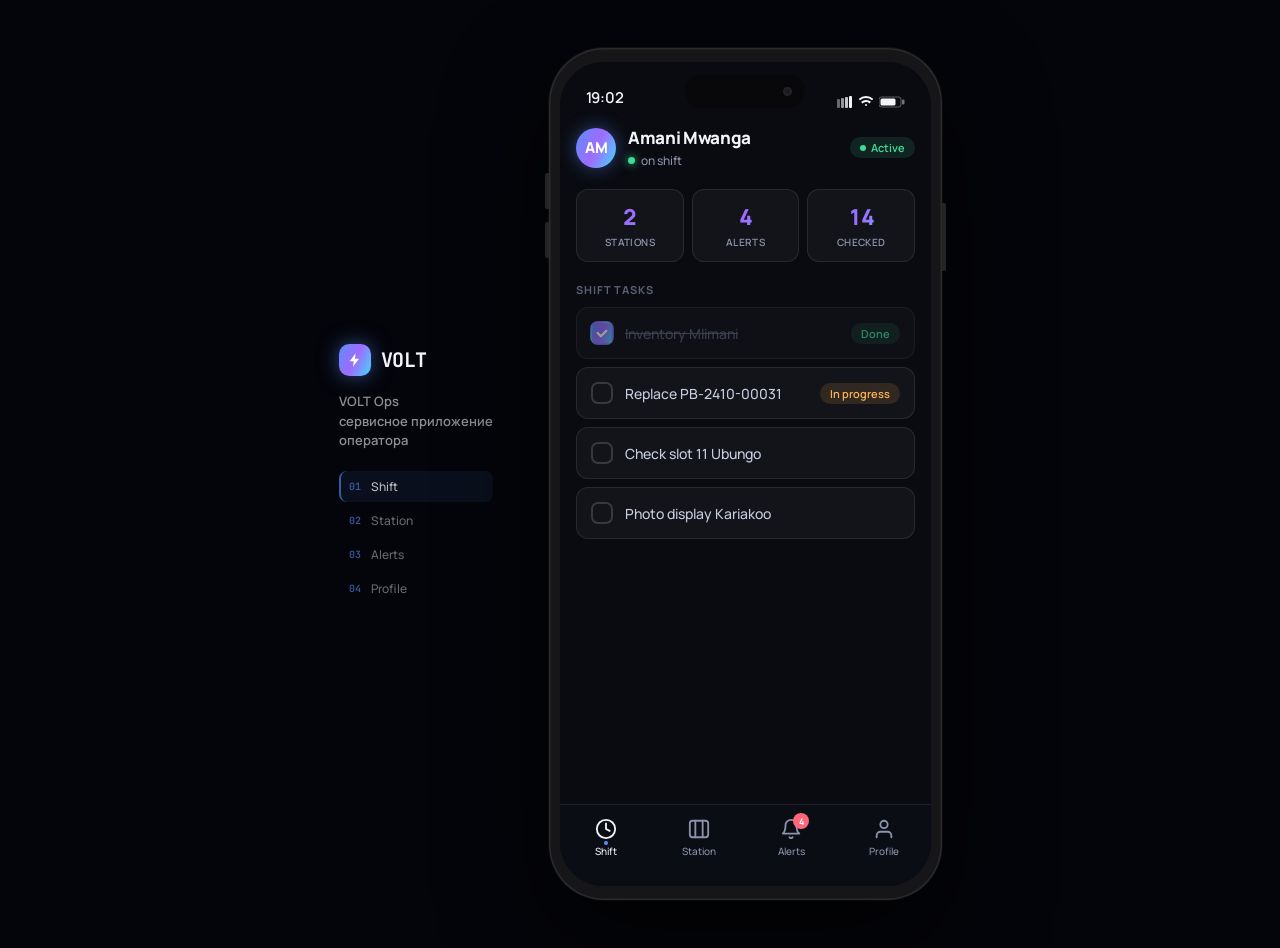
<file: app-operator/index.html>
<!DOCTYPE html>
<html lang="en">
<head>
<meta charset="UTF-8">
<meta name="viewport" content="width=device-width, initial-scale=1.0">
<title>VOLT Ops · Operator App</title>
<link rel="preconnect" href="https://fonts.googleapis.com">
<link rel="preconnect" href="https://fonts.gstatic.com" crossorigin>
<link href="https://fonts.googleapis.com/css2?family=Manrope:wght@400;500;600;700;800&family=JetBrains+Mono:wght@500;700&display=swap" rel="stylesheet">
<style>
/* ══════════════════════════════════════════
   TOKENS
══════════════════════════════════════════ */
:root {
  --bg:          #0A0B11;
  --surface:     #131521;
  --surface-2:   #181B29;
  --surface-3:   #1C2030;
  --border:      rgba(255,255,255,.09);
  --border-hi:   rgba(255,255,255,.16);
  --text:        #F2F4FA;
  --text-2:      #C7CDE0;
  --text-muted:  #8B93AC;
  --text-faint:  #5A6178;

  --blue:   #5B8CFF;
  --violet: #A06BFF;
  --cyan:   #3FD9FF;
  --grad:   linear-gradient(115deg,#5B8CFF 0%,#A06BFF 50%,#3FD9FF 100%);
  --green:  #3DDC97;
  --amber:  #FFB454;
  --red:    #FF6678;

  --green-soft:  rgba(61,220,151,.12);
  --amber-soft:  rgba(255,180,84,.12);
  --red-soft:    rgba(255,102,120,.12);
  --blue-soft:   rgba(91,140,255,.10);
  --cyan-soft:   rgba(63,217,255,.10);

  --font:  'Manrope', -apple-system, sans-serif;
  --mono:  'JetBrains Mono', monospace;

  --r-sm:  8px;
  --r-md:  12px;
  --r-lg:  16px;
  --r-xl:  20px;

  --ease-out:    cubic-bezier(.25,.46,.45,.94);
  --ease-spring: cubic-bezier(.34,1.56,.64,1);

  --shadow-frame: 0 40px 100px rgba(0,0,0,.7), 0 0 0 1px rgba(255,255,255,.05);
}

/* ══════════════════════════════════════════
   RESET
══════════════════════════════════════════ */
*,*::before,*::after { box-sizing:border-box; margin:0; padding:0; }
html { font-size:16px; }
body {
  font-family: var(--font);
  background: #04050A;
  min-height: 100vh;
  -webkit-font-smoothing: antialiased;
  color: var(--text);
  overflow-x: hidden;
}
button { font-family: var(--font); cursor: pointer; border: none; outline: none; -webkit-tap-highlight-color: transparent; }
input  { font-family: var(--font); }
:focus-visible { outline: 2px solid var(--blue); outline-offset: 2px; border-radius: 4px; }
button:focus:not(:focus-visible) { outline: none; }

/* ══════════════════════════════════════════
   CANVAS (desktop layout)
══════════════════════════════════════════ */
.canvas {
  display: flex;
  align-items: center;
  justify-content: center;
  gap: 56px;
  min-height: 100vh;
  padding: 48px 32px;
  position: relative;
}

/* canvas label */
.canvas-label {
  display: flex;
  flex-direction: column;
  gap: 16px;
  max-width: 188px;
  flex-shrink: 0;
  position: relative;
  z-index: 1;
}
.cl-brand {
  display: flex;
  align-items: center;
  gap: 10px;
}
.cl-logo {
  width: 32px; height: 32px;
  border-radius: 10px;
  background: var(--grad);
  display: grid; place-items: center;
  box-shadow: 0 0 20px rgba(91,140,255,.5);
  flex-shrink: 0;
}
.cl-logo svg { width:16px; height:16px; }
.cl-wordmark {
  font-family: var(--mono);
  font-size: 20px;
  font-weight: 700;
  color: var(--text);
  letter-spacing: -0.5px;
}
.cl-title {
  font-size: 13px;
  font-weight: 600;
  color: rgba(255,255,255,.55);
  line-height: 1.5;
}
.cl-sub {
  font-size: 11px;
  color: rgba(255,255,255,.28);
  line-height: 1.6;
}
.cl-screens {
  display: flex;
  flex-direction: column;
  gap: 3px;
  margin-top: 4px;
}
.cl-screen-item {
  display: flex;
  align-items: center;
  gap: 8px;
  padding: 7px 8px;
  border-radius: 8px;
  cursor: pointer;
  transition: background 150ms;
  user-select: none;
  border-left: 2px solid transparent;
}
.cl-screen-item:hover { background: rgba(255,255,255,.05); }
.cl-screen-item.active {
  background: rgba(91,140,255,.08);
  border-left-color: rgba(91,140,255,.6);
}
.cl-screen-num {
  font-family: var(--mono);
  font-size: 10px;
  color: rgba(91,140,255,.6);
  font-weight: 600;
  flex-shrink: 0;
  width: 14px;
}
.cl-screen-name {
  font-size: 12px;
  color: rgba(255,255,255,.4);
  font-weight: 500;
}
.cl-screen-item.active .cl-screen-name { color: rgba(255,255,255,.72); }

/* ══════════════════════════════════════════
   DEVICE FRAME
══════════════════════════════════════════ */
.device {
  position: relative;
  width: 393px;
  height: 852px;
  background: #161618;
  border-radius: 55px;
  box-shadow: var(--shadow-frame);
  padding: 14px 11px;
  flex-shrink: 0;
  z-index: 1;
}
/* inner bezel highlight */
.device::before {
  content: '';
  position: absolute;
  inset: 0;
  border-radius: 55px;
  box-shadow: inset 0 0 0 1.5px rgba(255,255,255,.09);
  pointer-events: none;
  z-index: 10;
}
/* side buttons */
.device::after {
  content: '';
  position: absolute;
  right: -4px; top: 155px;
  width: 4px; height: 68px;
  background: #242424;
  border-radius: 0 2px 2px 0;
}
.dev-vol-up, .dev-vol-dn {
  position: absolute;
  left: -4px;
  width: 4px;
  background: #242424;
  border-radius: 2px 0 0 2px;
}
.dev-vol-up { top: 125px; height: 36px; }
.dev-vol-dn { top: 174px; height: 36px; }

/* screen wrap */
.screen-wrap {
  width: 371px;
  height: 824px;
  border-radius: 44px;
  overflow: hidden;
  background: var(--bg);
  position: relative;
}

/* Dynamic Island */
.dynamic-island {
  position: absolute;
  top: 12px;
  left: 50%;
  transform: translateX(-50%);
  width: 120px; height: 34px;
  background: #08080A;
  border-radius: 20px;
  z-index: 200;
  display: flex;
  align-items: center;
  justify-content: flex-end;
  padding-right: 13px;
}
.di-cam {
  width: 9px; height: 9px;
  border-radius: 50%;
  background: #1a1a20;
  border: 2px solid #222228;
}

/* status bar */
.status-bar {
  position: absolute;
  top: 0; left: 0; right: 0;
  height: 54px;
  display: flex;
  align-items: flex-end;
  justify-content: space-between;
  padding: 0 26px 8px;
  z-index: 150;
  pointer-events: none;
  color: var(--text);
}
.sb-time { font-size: 15px; font-weight: 600; letter-spacing: -0.2px; }
.sb-icons { display: flex; align-items: center; gap: 5px; }

/* ══════════════════════════════════════════
   SCREEN SYSTEM
══════════════════════════════════════════ */
.screen {
  position: absolute;
  inset: 0;
  background: var(--bg);
  display: flex;
  flex-direction: column;
  opacity: 0;
  pointer-events: none;
  transform: translateX(20px);
  transition: opacity 260ms var(--ease-out), transform 260ms var(--ease-out);
  will-change: opacity, transform;
}
.screen.active {
  opacity: 1;
  pointer-events: all;
  transform: translateX(0);
}
.screen.exit {
  opacity: 0;
  transform: translateX(-20px);
  pointer-events: none;
}

/* scrollable content area */
.screen-scroll {
  flex: 1;
  overflow-y: auto;
  overflow-x: hidden;
  padding: 64px 16px 96px;
  -webkit-overflow-scrolling: touch;
  scrollbar-width: none;
}
.screen-scroll::-webkit-scrollbar { display: none; }

/* ══════════════════════════════════════════
   TAB BAR
══════════════════════════════════════════ */
.tab-bar {
  position: absolute;
  bottom: 0; left: 0; right: 0;
  height: 82px;
  background: rgba(13,15,22,.92);
  backdrop-filter: blur(20px);
  -webkit-backdrop-filter: blur(20px);
  border-top: 1px solid var(--border);
  display: flex;
  align-items: flex-start;
  padding: 8px 0 0;
  z-index: 190;
}
.tab-item {
  flex: 1;
  display: flex;
  flex-direction: column;
  align-items: center;
  gap: 3px;
  padding: 4px 0;
  background: none;
  color: var(--text-muted);
  transition: color 200ms;
  user-select: none;
  min-height: 44px;
  justify-content: center;
  position: relative;
}
.tab-item.active { color: var(--text); }
.ti-icon {
  position: relative;
  width: 24px; height: 24px;
  display: flex; align-items: center; justify-content: center;
}
.ti-badge {
  position: absolute;
  top: -4px; right: -6px;
  min-width: 16px; height: 16px;
  background: var(--red);
  border-radius: 999px;
  font-size: 9px; font-weight: 700;
  color: #fff;
  display: flex; align-items: center; justify-content: center;
  padding: 0 4px;
  line-height: 1;
}
.ti-dot {
  position: absolute;
  bottom: -4px; left: 50%;
  transform: translateX(-50%);
  width: 4px; height: 4px;
  border-radius: 50%;
  background: var(--blue);
  opacity: 0;
  transition: opacity 200ms;
}
.tab-item.active .ti-dot { opacity: 1; }
.ti-label { font-size: 10px; font-weight: 500; }

/* ══════════════════════════════════════════
   SHARED COMPONENTS
══════════════════════════════════════════ */

/* glass card */
.card {
  background: rgba(255,255,255,.04);
  border: 1px solid var(--border);
  border-radius: var(--r-lg);
  padding: 16px;
  position: relative;
  overflow: hidden;
}

/* section label */
.sec-label {
  font-size: 11px;
  font-weight: 700;
  letter-spacing: .08em;
  text-transform: uppercase;
  color: var(--text-faint);
  margin-bottom: 10px;
}

/* gradient text */
.gx {
  background: var(--grad);
  -webkit-background-clip: text;
  background-clip: text;
  color: transparent;
}

/* status pill */
.pill {
  display: inline-flex; align-items: center; gap: 5px;
  padding: 3px 10px;
  border-radius: 999px;
  font-size: 11px; font-weight: 600;
}
.pill-green { background: var(--green-soft); color: var(--green); }
.pill-amber { background: var(--amber-soft); color: var(--amber); }
.pill-red   { background: var(--red-soft);   color: var(--red);   }
.pill-blue  { background: var(--blue-soft);  color: var(--blue);  }
.pill-cyan  { background: var(--cyan-soft);  color: var(--cyan);  }
.pill i { width:6px; height:6px; border-radius:50%; background:currentColor; flex-shrink:0; }

/* gradient button */
.btn-grad {
  display: inline-flex; align-items: center; justify-content: center; gap: 6px;
  padding: 12px 20px;
  border-radius: var(--r-md);
  background: var(--grad);
  color: #fff;
  font: 700 14px var(--font);
  transition: transform .2s var(--ease-spring), box-shadow .2s;
  box-shadow: 0 4px 20px rgba(91,140,255,.4);
  cursor: pointer;
  border: none;
  min-height: 44px;
}
.btn-grad:hover  { transform: translateY(-1px); box-shadow: 0 8px 28px rgba(91,140,255,.55); }
.btn-grad:active { transform: scale(.97); }

/* ghost button */
.btn-ghost {
  display: inline-flex; align-items: center; justify-content: center; gap: 6px;
  padding: 12px 20px;
  border-radius: var(--r-md);
  background: rgba(255,255,255,.05);
  border: 1px solid var(--border);
  color: var(--text-2);
  font: 600 14px var(--font);
  transition: background .15s, border-color .15s;
  cursor: pointer;
  min-height: 44px;
}
.btn-ghost:hover { background: rgba(255,255,255,.08); border-color: var(--border-hi); }
.btn-ghost:active { transform: scale(.97); }

/* danger button */
.btn-danger {
  display: inline-flex; align-items: center; justify-content: center; gap: 6px;
  padding: 12px 20px;
  border-radius: var(--r-md);
  background: var(--red-soft);
  border: 1px solid rgba(255,102,120,.25);
  color: var(--red);
  font: 600 14px var(--font);
  transition: background .15s;
  cursor: pointer;
  min-height: 44px;
}
.btn-danger:hover { background: rgba(255,102,120,.2); }

/* ── gradient avatar ── */
.avatar {
  width: 40px; height: 40px;
  border-radius: 50%;
  background: var(--grad);
  display: grid; place-items: center;
  font-weight: 800;
  font-size: 15px;
  color: #fff;
  flex-shrink: 0;
  box-shadow: 0 0 18px rgba(91,140,255,.45);
}

/* ══════════════════════════════════════════
   SCREEN 1: SHIFT (СМЕНА)
══════════════════════════════════════════ */
/* shift header */
.shift-header {
  display: flex;
  align-items: center;
  gap: 12px;
  margin-bottom: 20px;
}
.shift-header-info { flex: 1; }
.shift-name { font-size: 17px; font-weight: 800; letter-spacing: -.02em; }
.shift-status { display: flex; align-items: center; gap: 6px; margin-top: 3px; }
.shift-status-dot {
  width: 7px; height: 7px;
  border-radius: 50%;
  background: var(--green);
  box-shadow: 0 0 8px var(--green);
  animation: pulse-dot 2s infinite;
}
@keyframes pulse-dot { 50% { opacity: .4; } }
.shift-status-text { font-size: 12px; color: var(--text-muted); font-weight: 500; }

/* stat row */
.stat-row {
  display: grid;
  grid-template-columns: repeat(3, 1fr);
  gap: 8px;
  margin-bottom: 20px;
}
.stat-mini {
  background: rgba(255,255,255,.04);
  border: 1px solid var(--border);
  border-radius: var(--r-md);
  padding: 12px 10px;
  text-align: center;
}
.stat-mini-val {
  font-size: 22px;
  font-weight: 800;
  letter-spacing: -.03em;
  font-variant-numeric: tabular-nums;
  background: var(--grad);
  -webkit-background-clip: text;
  background-clip: text;
  color: transparent;
}
.stat-mini-lbl {
  font-size: 10px;
  color: var(--text-muted);
  font-weight: 600;
  letter-spacing: .04em;
  text-transform: uppercase;
  margin-top: 3px;
}

/* task checklist */
.task-list { display: flex; flex-direction: column; gap: 8px; }
.task-item {
  display: flex;
  align-items: center;
  gap: 12px;
  padding: 14px 14px;
  background: rgba(255,255,255,.04);
  border: 1px solid var(--border);
  border-radius: var(--r-md);
  cursor: pointer;
  transition: background .15s, border-color .15s;
  -webkit-tap-highlight-color: transparent;
  min-height: 52px;
}
.task-item:hover { background: rgba(255,255,255,.065); border-color: var(--border-hi); }
.task-item.done { opacity: .6; }

/* custom checkbox */
.task-cb {
  width: 22px; height: 22px;
  border-radius: 7px;
  border: 2px solid var(--border-hi);
  display: flex; align-items: center; justify-content: center;
  flex-shrink: 0;
  transition: background .2s var(--ease-spring), border-color .2s, transform .25s var(--ease-spring);
}
.task-item.done .task-cb {
  background: var(--grad);
  border-color: transparent;
  transform: scale(1.08);
}
.task-cb-check {
  width: 12px; height: 12px;
  opacity: 0;
  transition: opacity .15s;
}
.task-item.done .task-cb-check { opacity: 1; }

.task-text { flex: 1; font-size: 14px; font-weight: 500; color: var(--text-2); }
.task-item.done .task-text { text-decoration: line-through; color: var(--text-faint); }
.task-badge { flex-shrink: 0; }

/* ══════════════════════════════════════════
   SCREEN 2: STATION / INVENTORY
══════════════════════════════════════════ */
.station-header {
  display: flex;
  align-items: flex-start;
  justify-content: space-between;
  margin-bottom: 16px;
}
.station-name { font-size: 17px; font-weight: 800; letter-spacing: -.02em; }
.station-sub  { font-size: 12px; color: var(--text-muted); margin-top: 3px; }

/* progress bar */
.progress-wrap { margin-bottom: 20px; }
.progress-meta {
  display: flex;
  justify-content: space-between;
  align-items: center;
  margin-bottom: 8px;
}
.progress-label { font-size: 13px; font-weight: 600; color: var(--text-2); }
.progress-count {
  font-family: var(--mono);
  font-size: 13px;
  font-weight: 700;
  color: var(--blue);
}
.progress-track {
  height: 6px;
  border-radius: 999px;
  background: rgba(255,255,255,.08);
  overflow: hidden;
}
.progress-fill {
  height: 100%;
  border-radius: 999px;
  background: var(--grad);
  transition: width .6s var(--ease-spring);
  width: 0;
}

/* slot grid 4×4 */
.slot-grid {
  display: grid;
  grid-template-columns: repeat(4, 1fr);
  gap: 8px;
  margin-bottom: 16px;
}
.slot {
  aspect-ratio: 1;
  border-radius: var(--r-md);
  position: relative;
  cursor: pointer;
  display: flex;
  flex-direction: column;
  align-items: center;
  justify-content: center;
  gap: 3px;
  font-size: 10px;
  font-weight: 700;
  border: 1px solid transparent;
  transition: transform .18s var(--ease-spring), box-shadow .18s;
  -webkit-tap-highlight-color: transparent;
  overflow: hidden;
  min-height: 44px;
}
.slot:active { transform: scale(.94); }
.slot.selected { box-shadow: 0 0 0 2px var(--blue); }

/* charged slot: green fill */
.slot-charged {
  background: rgba(61,220,151,.08);
  border-color: rgba(61,220,151,.2);
  color: var(--green);
}
.slot-charged-fill {
  position: absolute;
  bottom: 0; left: 0; right: 0;
  background: rgba(61,220,151,.15);
  transition: height .5s var(--ease-out);
}

/* charging slot: cyan with pulse */
.slot-charging {
  background: rgba(63,217,255,.06);
  border-color: rgba(63,217,255,.2);
  color: var(--cyan);
  animation: slot-pulse 2.4s ease-in-out infinite;
}
@keyframes slot-pulse {
  0%,100% { box-shadow: 0 0 0 0 rgba(63,217,255,.0); }
  50%      { box-shadow: 0 0 10px 3px rgba(63,217,255,.18); }
}

/* empty slot: hatched */
.slot-empty {
  background: repeating-linear-gradient(
    -45deg,
    rgba(255,255,255,.025) 0, rgba(255,255,255,.025) 2px,
    transparent 2px, transparent 10px
  );
  border-color: rgba(255,255,255,.07);
  color: var(--text-faint);
}

/* checked slot */
.slot-checked {
  background: rgba(91,140,255,.07);
  border-color: rgba(91,140,255,.25);
  color: var(--blue);
}

/* slot detail panel */
.slot-panel {
  background: var(--surface-2);
  border: 1px solid var(--border);
  border-radius: var(--r-lg);
  padding: 16px;
  margin-top: 4px;
  display: none;
  animation: panel-in .22s var(--ease-out) both;
}
.slot-panel.open { display: block; }
@keyframes panel-in {
  from { opacity: 0; transform: translateY(8px); }
  to   { opacity: 1; transform: translateY(0); }
}
.sp-row {
  display: flex;
  justify-content: space-between;
  align-items: center;
  margin-bottom: 12px;
}
.sp-serial {
  font-family: var(--mono);
  font-size: 13px;
  font-weight: 700;
  color: var(--cyan);
}
.sp-health-bar {
  height: 4px;
  border-radius: 999px;
  background: rgba(255,255,255,.08);
  overflow: hidden;
  margin: 8px 0 14px;
}
.sp-health-fill {
  height: 100%;
  border-radius: 999px;
  background: var(--green);
}
.sp-actions { display: flex; gap: 8px; }
.sp-actions button { flex: 1; font-size: 13px; padding: 10px 14px; min-height: 44px; }

/* defect sheet */
.defect-sheet {
  background: var(--surface-2);
  border: 1px solid var(--border);
  border-radius: var(--r-lg);
  padding: 16px;
  margin-top: 8px;
  display: none;
  animation: panel-in .22s var(--ease-out) both;
}
.defect-sheet.open { display: block; }
.defect-sheet h4 { font-size: 14px; font-weight: 700; margin-bottom: 12px; }
.defect-types { display: flex; flex-wrap: wrap; gap: 6px; margin-bottom: 14px; }
.defect-type {
  padding: 8px 14px;
  border-radius: 999px;
  background: rgba(255,255,255,.05);
  border: 1px solid var(--border);
  font-size: 12px; font-weight: 600;
  color: var(--text-muted);
  cursor: pointer;
  transition: all .15s;
  min-height: 44px;
  display: flex; align-items: center;
}
.defect-type:hover { border-color: rgba(255,102,120,.4); color: var(--red); background: var(--red-soft); }
.defect-type.selected { border-color: rgba(255,102,120,.45); color: var(--red); background: var(--red-soft); }

/* photo attach */
.photo-attach {
  border: 1.5px dashed rgba(255,255,255,.14);
  border-radius: var(--r-md);
  padding: 14px;
  text-align: center;
  cursor: pointer;
  margin-bottom: 14px;
  transition: border-color .15s, background .15s;
  min-height: 44px;
}
.photo-attach:hover { border-color: rgba(91,140,255,.4); background: rgba(91,140,255,.05); }
.photo-preview {
  display: none;
  height: 72px;
  border-radius: var(--r-md);
  background: linear-gradient(135deg, rgba(91,140,255,.3), rgba(160,107,255,.3));
  border: 1.5px solid rgba(91,140,255,.35);
  align-items: center; justify-content: center;
  color: var(--text-muted); font-size: 12px; font-weight: 600;
  gap: 6px;
}
.photo-preview.visible { display: flex; margin-bottom: 14px; }

/* ══════════════════════════════════════════
   SCREEN 3: ALERTS
══════════════════════════════════════════ */
.alert-list { display: flex; flex-direction: column; gap: 10px; }
.alert-card {
  display: flex;
  gap: 0;
  background: rgba(255,255,255,.04);
  border: 1px solid var(--border);
  border-radius: var(--r-lg);
  overflow: hidden;
  transition: background .15s;
  position: relative;
}
.alert-card:hover { background: rgba(255,255,255,.065); }
.alert-card.dismissed { opacity: .45; }

/* colored left stripe */
.alert-stripe {
  width: 4px;
  flex-shrink: 0;
}
.alert-stripe.critical { background: var(--red); }
.alert-stripe.warning  { background: var(--amber); }

.alert-body { padding: 14px; flex: 1; }
.alert-head {
  display: flex;
  justify-content: space-between;
  align-items: flex-start;
  gap: 8px;
  margin-bottom: 6px;
}
.alert-title { font-size: 14px; font-weight: 700; }
.alert-time { font-size: 11px; color: var(--text-faint); font-weight: 500; flex-shrink: 0; margin-top: 2px; }
.alert-desc { font-size: 12px; color: var(--text-muted); line-height: 1.5; margin-bottom: 10px; }
.alert-meta {
  font-family: var(--mono);
  font-size: 11px;
  color: var(--text-faint);
  margin-bottom: 10px;
}
.alert-actions { display: flex; gap: 6px; }
.alert-actions button { font-size: 12px; padding: 10px 14px; min-height: 44px; }

/* pulse on critical */
.alert-pulse {
  position: absolute;
  top: 12px; right: 12px;
  width: 8px; height: 8px;
  border-radius: 50%;
  background: var(--red);
}
.alert-pulse::after {
  content: '';
  position: absolute;
  inset: -4px;
  border-radius: 50%;
  background: var(--red);
  opacity: .3;
  animation: alert-ring 1.8s ease-out infinite;
}
@keyframes alert-ring {
  0%   { transform: scale(.5); opacity: .6; }
  100% { transform: scale(2);  opacity: 0; }
}

/* ══════════════════════════════════════════
   SCREEN 4: PROFILE
══════════════════════════════════════════ */
.profile-header {
  display: flex;
  align-items: center;
  gap: 14px;
  margin-bottom: 24px;
}
.profile-avatar {
  width: 56px; height: 56px;
  border-radius: 50%;
  background: var(--grad);
  display: grid; place-items: center;
  font-weight: 800; font-size: 20px; color: #fff;
  box-shadow: 0 0 24px rgba(91,140,255,.5);
  flex-shrink: 0;
}
.profile-name { font-size: 18px; font-weight: 800; letter-spacing: -.02em; }
.profile-role { font-size: 13px; color: var(--text-muted); margin-top: 3px; }

.stats-grid {
  display: grid;
  grid-template-columns: repeat(3, 1fr);
  gap: 8px;
  margin-bottom: 20px;
}
.stat-block {
  background: rgba(255,255,255,.04);
  border: 1px solid var(--border);
  border-radius: var(--r-md);
  padding: 14px 10px;
  text-align: center;
}
.stat-block-val {
  font-size: 24px;
  font-weight: 800;
  letter-spacing: -.03em;
  font-variant-numeric: tabular-nums;
  background: var(--grad);
  -webkit-background-clip: text;
  background-clip: text;
  color: transparent;
  line-height: 1;
  margin-bottom: 5px;
}
.stat-block-lbl {
  font-size: 10px;
  color: var(--text-muted);
  font-weight: 600;
  letter-spacing: .05em;
  text-transform: uppercase;
}

/* language switcher */
.lang-row {
  display: flex;
  gap: 6px;
  background: rgba(255,255,255,.04);
  border: 1px solid var(--border);
  border-radius: var(--r-md);
  padding: 4px;
  margin-bottom: 20px;
}
.lang-btn {
  flex: 1;
  padding: 10px 8px;
  border-radius: calc(var(--r-md) - 2px);
  font: 700 13px var(--mono);
  color: var(--text-muted);
  background: none;
  transition: background .15s, color .15s;
  letter-spacing: .5px;
  min-height: 44px;
}
.lang-btn:hover { color: var(--text-2); background: rgba(255,255,255,.05); }
.lang-btn.active {
  background: var(--grad);
  color: #fff;
  box-shadow: 0 2px 12px rgba(91,140,255,.4);
}

/* ══════════════════════════════════════════
   TOAST
══════════════════════════════════════════ */
.toast-container {
  position: absolute;
  top: 70px; left: 16px; right: 16px;
  z-index: 500;
  display: flex;
  flex-direction: column;
  gap: 8px;
  pointer-events: none;
}
.toast {
  background: rgba(19,21,33,.95);
  border: 1px solid var(--border-hi);
  border-radius: var(--r-md);
  padding: 12px 16px;
  display: flex;
  align-items: center;
  gap: 10px;
  font-size: 13px; font-weight: 600;
  color: var(--text);
  backdrop-filter: blur(12px);
  animation: toast-in .28s var(--ease-spring) both;
  box-shadow: 0 8px 28px rgba(0,0,0,.45);
}
.toast.out { animation: toast-out .22s var(--ease-out) both; }
@keyframes toast-in  { from { opacity:0; transform:translateY(-12px) scale(.96); } to { opacity:1; transform:none; } }
@keyframes toast-out { from { opacity:1; transform:none; } to { opacity:0; transform:translateY(-8px) scale(.97); } }
.toast-icon { width:20px; height:20px; flex-shrink:0; border-radius:50%; display:grid; place-items:center; }
.toast-icon.green { background:var(--green-soft); color:var(--green); }
.toast-icon.amber { background:var(--amber-soft); color:var(--amber); }
.toast-icon.red   { background:var(--red-soft);   color:var(--red); }

/* ══════════════════════════════════════════
   SCREEN HEADERS (in-screen)
══════════════════════════════════════════ */
.screen-title-bar {
  display: flex;
  align-items: center;
  justify-content: space-between;
  margin-bottom: 20px;
}
.screen-title { font-size: 20px; font-weight: 800; letter-spacing: -.025em; }

/* ══════════════════════════════════════════
   CARD CASCADE ANIMATION
══════════════════════════════════════════ */
.cascade {
  opacity: 0;
  transform: translateY(16px);
  transition: opacity .4s var(--ease-out), transform .4s var(--ease-out);
}
.cascade.visible { opacity: 1; transform: none; }

/* ══════════════════════════════════════════
   MOBILE: full screen (no frame)
══════════════════════════════════════════ */
@media (max-width: 479px) {
  body { background: var(--bg); }
  .canvas { padding: 0; gap: 0; justify-content: flex-start; align-items: flex-start; min-height: 100dvh; }
  .canvas-label { display: none; }
  .device {
    width: 100%; height: 100dvh;
    border-radius: 0;
    box-shadow: none;
    padding: 0;
    background: var(--bg);
  }
  .device::before, .device::after, .dev-vol-up, .dev-vol-dn { display: none; }
  .screen-wrap {
    width: 100%; height: 100dvh;
    border-radius: 0;
  }
  .dynamic-island { display: none; }
  .status-bar { padding: 12px 20px 8px; height: 48px; }
}

/* ══════════════════════════════════════════
   REDUCED MOTION
══════════════════════════════════════════ */
@media (prefers-reduced-motion: reduce) {
  *, *::before, *::after {
    animation-duration: .01ms !important;
    transition-duration: .01ms !important;
  }
}
</style>
</head>
<body>
<script>(function(){try{
 var stop=function(e){e.preventDefault();e.stopPropagation();return false;};
 document.addEventListener('keydown',function(e){
   if(e.keyCode===123)return stop(e);
   if((e.ctrlKey||e.metaKey)&&e.shiftKey&&[73,74,67].indexOf(e.keyCode)>-1)return stop(e);
   if((e.ctrlKey||e.metaKey)&&(e.keyCode===85||e.keyCode===83))return stop(e);
 },true);
 document.addEventListener('contextmenu',function(e){e.preventDefault();return false;},true);
 document.addEventListener('dragstart',function(e){e.preventDefault();},true);
 var s=document.documentElement.style;s.webkitUserSelect='none';s.userSelect='none';
 var allow=function(){var st=document.createElement('style');
   st.textContent='input,textarea,[contenteditable]{-webkit-user-select:text!important;user-select:text!important}';
   document.head&&document.head.appendChild(st);};
 if(document.head)allow();else document.addEventListener('DOMContentLoaded',allow);
}catch(_){}})();</script>

<div class="canvas">
  <!-- Sidebar label -->
  <aside class="canvas-label" aria-label="Navigation">
    <div class="cl-brand">
      <div class="cl-logo" aria-hidden="true">
        <svg viewBox="0 0 24 24" fill="white"><path d="M13 2 4 14h6l-1 8 9-12h-6l1-8z"/></svg>
      </div>
      <span class="cl-wordmark">VOLT</span>
    </div>
    <div class="cl-title" id="canvas-subtitle">VOLT Ops<br>сервисное приложение<br>оператора</div>
    <div class="cl-screens" role="list">
      <div class="cl-screen-item active" data-tab="shift" role="listitem" tabindex="0">
        <span class="cl-screen-num">01</span>
        <span class="cl-screen-name" data-i18n="tab_shift">Смена</span>
      </div>
      <div class="cl-screen-item" data-tab="station" role="listitem" tabindex="0">
        <span class="cl-screen-num">02</span>
        <span class="cl-screen-name" data-i18n="tab_station">Станция</span>
      </div>
      <div class="cl-screen-item" data-tab="alerts" role="listitem" tabindex="0">
        <span class="cl-screen-num">03</span>
        <span class="cl-screen-name" data-i18n="tab_alerts">Алерты</span>
      </div>
      <div class="cl-screen-item" data-tab="profile" role="listitem" tabindex="0">
        <span class="cl-screen-num">04</span>
        <span class="cl-screen-name" data-i18n="tab_profile">Профиль</span>
      </div>
    </div>
  </aside>

  <!-- Device Frame -->
  <div class="device" role="main">
    <div class="dev-vol-up" aria-hidden="true"></div>
    <div class="dev-vol-dn" aria-hidden="true"></div>

    <div class="screen-wrap">
      <!-- Dynamic Island -->
      <div class="dynamic-island" aria-hidden="true"><div class="di-cam"></div></div>

      <!-- Status Bar -->
      <div class="status-bar" aria-hidden="true">
        <span class="sb-time" id="status-time">9:41</span>
        <div class="sb-icons">
          <svg width="16" height="12" viewBox="0 0 16 12" fill="currentColor"><rect x="0" y="3" width="3" height="9" rx="1" opacity=".4"/><rect x="4" y="2" width="3" height="10" rx="1" opacity=".6"/><rect x="8" y="1" width="3" height="11" rx="1" opacity=".8"/><rect x="12" y="0" width="3" height="12" rx="1"/></svg>
          <svg width="16" height="12" viewBox="0 0 16 12" fill="currentColor"><path d="M8 2a9 9 0 0 1 6 2.3l1.4-1.4A11 11 0 0 0 8 0a11 11 0 0 0-7.4 2.9L2 4.3A9 9 0 0 1 8 2zm0 4a5 5 0 0 1 3.5 1.4L13 5.8A7 7 0 0 0 8 4a7 7 0 0 0-5 2.1l1.5 1.4A5 5 0 0 1 8 6zm0 4a1 1 0 1 0 0-2 1 1 0 0 0 0 2z"/></svg>
          <svg width="26" height="12" viewBox="0 0 26 12" fill="currentColor"><rect x="0" y="1" width="22" height="10" rx="2.5" stroke="currentColor" stroke-width="1" fill="none" opacity=".35"/><rect x="1.5" y="2.5" width="15" height="7" rx="1.5" fill="currentColor"/><rect x="23" y="3.5" width="2.5" height="5" rx="1" fill="currentColor" opacity=".45"/></svg>
        </div>
      </div>

      <!-- Toast container -->
      <div class="toast-container" id="toast-container" aria-live="polite" aria-atomic="true"></div>

      <!-- ═══════════════════════════════
           SCREEN 1: SHIFT
      ═══════════════════════════════ -->
      <section class="screen active" id="screen-shift" aria-label="Смена">
        <div class="screen-scroll">

          <!-- shift header -->
          <div class="shift-header cascade" style="--d:0ms">
            <div class="avatar" aria-hidden="true">AM</div>
            <div class="shift-header-info">
              <div class="shift-name">Amani Mwanga</div>
              <div class="shift-status">
                <div class="shift-status-dot"></div>
                <span class="shift-status-text" data-i18n="shift_active">на смене <span id="shift-time">3 ч 12 мин</span></span>
              </div>
            </div>
            <div class="pill pill-green"><i></i><span data-i18n="status_on">Активна</span></div>
          </div>

          <!-- mini stats -->
          <div class="stat-row cascade" style="--d:60ms">
            <div class="stat-mini">
              <div class="stat-mini-val">2</div>
              <div class="stat-mini-lbl" data-i18n="stat_stations">Станции</div>
            </div>
            <div class="stat-mini">
              <div class="stat-mini-val" id="alert-count-badge">4</div>
              <div class="stat-mini-lbl" data-i18n="stat_alerts">Алерты</div>
            </div>
            <div class="stat-mini">
              <div class="stat-mini-val">14</div>
              <div class="stat-mini-lbl" data-i18n="stat_checked">Проверено</div>
            </div>
          </div>

          <!-- task checklist -->
          <div class="cascade" style="--d:120ms">
            <div class="sec-label" data-i18n="tasks_label">Задачи смены</div>
            <div class="task-list" role="list">

              <div class="task-item done" role="listitem" data-task="0" tabindex="0" aria-checked="true" role="checkbox">
                <div class="task-cb" aria-hidden="true">
                  <svg class="task-cb-check" viewBox="0 0 12 12" fill="none">
                    <path d="M2 6l3 3 5-5" stroke="white" stroke-width="2" stroke-linecap="round" stroke-linejoin="round"/>
                  </svg>
                </div>
                <span class="task-text" data-i18n="task_1">Инвентаризация Mlimani</span>
                <span class="pill pill-green task-badge"><span data-i18n="done">Готово</span></span>
              </div>

              <div class="task-item" role="listitem" data-task="1" tabindex="0" aria-checked="false" role="checkbox">
                <div class="task-cb" aria-hidden="true">
                  <svg class="task-cb-check" viewBox="0 0 12 12" fill="none">
                    <path d="M2 6l3 3 5-5" stroke="white" stroke-width="2" stroke-linecap="round" stroke-linejoin="round"/>
                  </svg>
                </div>
                <span class="task-text" data-i18n="task_2">Заменить PB-2410-00031</span>
                <span class="pill pill-amber task-badge"><span data-i18n="in_progress">В работе</span></span>
              </div>

              <div class="task-item" role="listitem" data-task="2" tabindex="0" aria-checked="false" role="checkbox">
                <div class="task-cb" aria-hidden="true">
                  <svg class="task-cb-check" viewBox="0 0 12 12" fill="none">
                    <path d="M2 6l3 3 5-5" stroke="white" stroke-width="2" stroke-linecap="round" stroke-linejoin="round"/>
                  </svg>
                </div>
                <span class="task-text" data-i18n="task_3">Проверить слот 11 Ubungo</span>
              </div>

              <div class="task-item" role="listitem" data-task="3" tabindex="0" aria-checked="false" role="checkbox">
                <div class="task-cb" aria-hidden="true">
                  <svg class="task-cb-check" viewBox="0 0 12 12" fill="none">
                    <path d="M2 6l3 3 5-5" stroke="white" stroke-width="2" stroke-linecap="round" stroke-linejoin="round"/>
                  </svg>
                </div>
                <span class="task-text" data-i18n="task_4">Фото витрины Kariakoo</span>
              </div>

            </div>
          </div>

        </div>
      </section>

      <!-- ═══════════════════════════════
           SCREEN 2: STATION
      ═══════════════════════════════ -->
      <section class="screen" id="screen-station" aria-label="Станция">
        <div class="screen-scroll">

          <div class="cascade" style="--d:0ms">
            <div class="screen-title-bar">
              <div>
                <div class="screen-title">Mlimani City Mall</div>
                <div style="font-size:13px;color:var(--text-muted);margin-top:3px" data-i18n="slots_count">16 слотов</div>
              </div>
              <div class="pill pill-blue"><i></i><span data-i18n="active">Активна</span></div>
            </div>

            <!-- progress -->
            <div class="progress-wrap">
              <div class="progress-meta">
                <span class="progress-label" data-i18n="inv_progress">Инвентаризация</span>
                <span class="progress-count"><span id="inv-done">9</span> / 16</span>
              </div>
              <div class="progress-track" role="progressbar" aria-valuenow="9" aria-valuemin="0" aria-valuemax="16">
                <div class="progress-fill" id="inv-bar" style="width:56.25%"></div>
              </div>
            </div>
          </div>

          <!-- slot grid -->
          <div class="slot-grid cascade" style="--d:60ms" id="slot-grid" role="grid" aria-label="Слоты станции">
            <!-- generated by JS -->
          </div>

          <!-- slot detail panel -->
          <div class="slot-panel" id="slot-panel" role="region" aria-label="Детали слота">
            <div class="sp-row">
              <div>
                <div style="font-size:11px;color:var(--text-faint);margin-bottom:2px" data-i18n="serial">Серийник</div>
                <div class="sp-serial" id="sp-serial">PB-2503-00388</div>
              </div>
              <div class="pill" id="sp-status-pill">—</div>
            </div>
            <div class="sp-row">
              <span style="font-size:12px;color:var(--text-muted)" data-i18n="charge">Заряд</span>
              <span style="font-family:var(--mono);font-size:13px;font-weight:700;color:var(--green)" id="sp-charge">87%</span>
            </div>
            <div class="sp-health-bar">
              <div class="sp-health-fill" id="sp-health-fill" style="width:87%"></div>
            </div>
            <div class="sp-row" style="margin-bottom:14px">
              <span style="font-size:12px;color:var(--text-muted)" data-i18n="health">Состояние</span>
              <span style="font-family:var(--mono);font-size:13px;font-weight:700" id="sp-health">93%</span>
            </div>
            <div class="sp-actions">
              <button class="btn-grad" id="btn-confirm-slot" data-i18n="confirm">Подтвердить ✓</button>
              <button class="btn-danger" id="btn-defect" data-i18n="defect">Дефект</button>
            </div>
          </div>

          <!-- defect sheet -->
          <div class="defect-sheet" id="defect-sheet">
            <h4 data-i18n="defect_type">Тип дефекта</h4>
            <div class="defect-types">
              <button class="defect-type" data-defect="bulge" data-i18n="defect_bulge">Вздутие</button>
              <button class="defect-type" data-defect="crack" data-i18n="defect_crack">Скол</button>
              <button class="defect-type" data-defect="nocharge" data-i18n="defect_nocharge">Не заряжается</button>
            </div>

            <div class="photo-preview" id="photo-preview" aria-label="Фото прикреплено">
              <svg width="18" height="18" viewBox="0 0 24 24" fill="none" stroke="currentColor" stroke-width="2"><rect x="3" y="3" width="18" height="18" rx="3"/><circle cx="8.5" cy="8.5" r="1.5"/><polyline points="21 15 16 10 5 21"/></svg>
              <span data-i18n="photo_attached">Фото прикреплено</span>
            </div>

            <div class="photo-attach" id="btn-photo" role="button" tabindex="0">
              <svg width="18" height="18" viewBox="0 0 24 24" fill="none" stroke="var(--text-muted)" stroke-width="2" style="display:inline;vertical-align:middle;margin-right:6px"><rect x="3" y="3" width="18" height="18" rx="3"/><circle cx="8.5" cy="8.5" r="1.5"/><polyline points="21 15 16 10 5 21"/></svg>
              <span style="font-size:13px;color:var(--text-muted);font-weight:600" data-i18n="attach_photo">Прикрепить фото</span>
            </div>

            <button class="btn-danger" id="btn-send-service" style="width:100%" data-i18n="send_service">Отправить в сервис</button>
          </div>

        </div>
      </section>

      <!-- ═══════════════════════════════
           SCREEN 3: ALERTS
      ═══════════════════════════════ -->
      <section class="screen" id="screen-alerts" aria-label="Алерты">
        <div class="screen-scroll">

          <div class="cascade" style="--d:0ms">
            <div class="screen-title-bar">
              <div class="screen-title" data-i18n="alerts_title">Алерты</div>
              <div class="pill pill-red" id="alerts-count-pill"><i></i><span id="alerts-open-count">4</span> <span data-i18n="open">открыт.</span></div>
            </div>
          </div>

          <div class="alert-list cascade" style="--d:60ms" id="alert-list" role="list">
            <!-- generated by JS -->
          </div>

        </div>
      </section>

      <!-- ═══════════════════════════════
           SCREEN 4: PROFILE
      ═══════════════════════════════ -->
      <section class="screen" id="screen-profile" aria-label="Профиль">
        <div class="screen-scroll">

          <div class="cascade" style="--d:0ms">
            <div class="profile-header">
              <div class="profile-avatar" aria-hidden="true">AM</div>
              <div>
                <div class="profile-name">Amani Mwanga</div>
                <div class="profile-role" data-i18n="role">Оператор · Dar es Salaam</div>
              </div>
            </div>
          </div>

          <!-- shift stats -->
          <div class="cascade" style="--d:60ms">
            <div class="sec-label" data-i18n="shift_stats">Статистика смены</div>
            <div class="stats-grid">
              <div class="stat-block">
                <div class="stat-block-val" id="prof-hours">3.2</div>
                <div class="stat-block-lbl" data-i18n="hours">Часы</div>
              </div>
              <div class="stat-block">
                <div class="stat-block-val" id="prof-checked">14</div>
                <div class="stat-block-lbl" data-i18n="checked">Проверено</div>
              </div>
              <div class="stat-block">
                <div class="stat-block-val" id="prof-defects">2</div>
                <div class="stat-block-lbl" data-i18n="defects">Дефекты</div>
              </div>
            </div>
          </div>

          <!-- language switcher -->
          <div class="cascade" style="--d:120ms">
            <div class="sec-label" data-i18n="language">Язык</div>
            <div class="lang-row" role="group" aria-label="Language selector">
              <button class="lang-btn" data-lang="en" aria-pressed="false">EN</button>
              <button class="lang-btn" data-lang="ru" aria-pressed="false">RU</button>
              <button class="lang-btn" data-lang="sw" aria-pressed="false">SW</button>
            </div>
          </div>

          <!-- end shift -->
          <div class="cascade" style="--d:180ms">
            <button class="btn-danger" id="btn-end-shift" style="width:100%" data-i18n="end_shift">Завершить смену</button>
          </div>

        </div>
      </section>

      <!-- Tab Bar -->
      <nav class="tab-bar" aria-label="Навигация">
        <button class="tab-item active" data-tab="shift" aria-label="Смена">
          <div class="ti-icon">
            <svg width="22" height="22" viewBox="0 0 24 24" fill="none" stroke="currentColor" stroke-width="2" stroke-linecap="round" stroke-linejoin="round">
              <circle cx="12" cy="12" r="10"/><polyline points="12 6 12 12 16 14"/>
            </svg>
            <div class="ti-dot"></div>
          </div>
          <span class="ti-label" data-i18n="tab_shift">Смена</span>
        </button>
        <button class="tab-item" data-tab="station" aria-label="Станция">
          <div class="ti-icon">
            <svg width="22" height="22" viewBox="0 0 24 24" fill="none" stroke="currentColor" stroke-width="2" stroke-linecap="round" stroke-linejoin="round">
              <rect x="2" y="3" width="20" height="18" rx="3"/><line x1="8" y1="3" x2="8" y2="21"/><line x1="16" y1="3" x2="16" y2="21"/>
            </svg>
            <div class="ti-dot"></div>
          </div>
          <span class="ti-label" data-i18n="tab_station">Станция</span>
        </button>
        <button class="tab-item" data-tab="alerts" aria-label="Алерты" id="tab-alerts-btn">
          <div class="ti-icon" id="tab-alerts-icon">
            <svg width="22" height="22" viewBox="0 0 24 24" fill="none" stroke="currentColor" stroke-width="2" stroke-linecap="round" stroke-linejoin="round">
              <path d="M18 8A6 6 0 0 0 6 8c0 7-3 9-3 9h18s-3-2-3-9"/><path d="M13.73 21a2 2 0 0 1-3.46 0"/>
            </svg>
            <div class="ti-dot"></div>
            <span class="ti-badge" id="alert-tab-badge">4</span>
          </div>
          <span class="ti-label" data-i18n="tab_alerts">Алерты</span>
        </button>
        <button class="tab-item" data-tab="profile" aria-label="Профиль">
          <div class="ti-icon">
            <svg width="22" height="22" viewBox="0 0 24 24" fill="none" stroke="currentColor" stroke-width="2" stroke-linecap="round" stroke-linejoin="round">
              <path d="M20 21v-2a4 4 0 0 0-4-4H8a4 4 0 0 0-4 4v2"/><circle cx="12" cy="7" r="4"/>
            </svg>
            <div class="ti-dot"></div>
          </div>
          <span class="ti-label" data-i18n="tab_profile">Профиль</span>
        </button>
      </nav>

    </div><!-- /screen-wrap -->
  </div><!-- /device -->
</div><!-- /canvas -->

<script>const I18N={en:{tab_shift:"Shift",tab_station:"Station",tab_alerts:"Alerts",tab_profile:"Profile",shift_active:"on shift ",status_on:"Active",stat_stations:"Stations",stat_alerts:"Alerts",stat_checked:"Checked",tasks_label:"Shift tasks",task_1:"Inventory Mlimani",task_2:"Replace PB-2410-00031",task_3:"Check slot 11 Ubungo",task_4:"Photo display Kariakoo",done:"Done",in_progress:"In progress",slots_count:"16 slots",inv_progress:"Inventory",serial:"Serial",charge:"Charge",health:"Health",confirm:"Confirm ✓",defect:"Defect",defect_type:"Defect type",defect_bulge:"Bulge",defect_crack:"Crack",defect_nocharge:"No charge",attach_photo:"Attach photo",photo_attached:"Photo attached",send_service:"Send to service",alerts_title:"Alerts",open:"open",role:"Operator · Dar es Salaam",shift_stats:"Shift statistics",hours:"Hours",checked:"Checked",defects:"Defects",language:"Language",end_shift:"End shift",active:"Active",toast_task_done:"Task marked as done",toast_task_undone:"Task unmarked",toast_confirmed:"Slot confirmed",toast_service:"Sent to service",toast_closed:"Alert closed",toast_taken:"Alert taken",toast_shift_ended:"Shift ended",toast_photo:"Photo attached",slot_charged:"Charged",slot_charging:"Charging",slot_empty:"Empty",slot_checked:"Checked",alert_low_bat_1:"Charge < 20%",alert_low_bat_2:"Charge < 20%",alert_blocked:"Slot blocked",alert_long_rent:"Rental > 24h",alert_desc_low_bat:"PowerBank needs charging or replacement",alert_desc_blocked:"Slot does not open — manual intervention required",alert_desc_long_rent:"Rental exceeds 24 hours — verify with user",btn_take:"Take",btn_close:"Close"},ru:{tab_shift:"Смена",tab_station:"Станция",tab_alerts:"Алерты",tab_profile:"Профиль",shift_active:"на смене ",status_on:"Активна",stat_stations:"Станции",stat_alerts:"Алерты",stat_checked:"Проверено",tasks_label:"Задачи смены",task_1:"Инвентаризация Mlimani",task_2:"Заменить PB-2410-00031",task_3:"Проверить слот 11 Ubungo",task_4:"Фото витрины Kariakoo",done:"Готово",in_progress:"В работе",slots_count:"16 слотов",inv_progress:"Инвентаризация",serial:"Серийник",charge:"Заряд",health:"Состояние",confirm:"Подтвердить ✓",defect:"Дефект",defect_type:"Тип дефекта",defect_bulge:"Вздутие",defect_crack:"Скол",defect_nocharge:"Не заряжается",attach_photo:"Прикрепить фото",photo_attached:"Фото прикреплено",send_service:"Отправить в сервис",alerts_title:"Алерты",open:"открыт.",role:"Оператор · Дар-эс-Салам",shift_stats:"Статистика смены",hours:"Часы",checked:"Проверено",defects:"Дефекты",language:"Язык",end_shift:"Завершить смену",active:"Активна",toast_task_done:"Задача выполнена",toast_task_undone:"Задача снята",toast_confirmed:"Слот подтверждён",toast_service:"Отправлено в сервис",toast_closed:"Алерт закрыт",toast_taken:"Алерт принят",toast_shift_ended:"Смена завершена",toast_photo:"Фото прикреплено",slot_charged:"Заряжен",slot_charging:"Заряжается",slot_empty:"Пуст",slot_checked:"Проверен",alert_low_bat_1:"Заряд < 20%",alert_low_bat_2:"Заряд < 20%",alert_blocked:"Слот заблокирован",alert_long_rent:"Аренда > 24ч",alert_desc_low_bat:"Повербанк требует зарядки или замены",alert_desc_blocked:"Слот не открывается — требуется ручное вмешательство",alert_desc_long_rent:"Аренда превышает 24 часа — уточнить у пользователя",btn_take:"Взять",btn_close:"Закрыто"},sw:{tab_shift:"Zamu",tab_station:"Kituo",tab_alerts:"Tahadhari",tab_profile:"Wasifu",shift_active:"zamu inayoendelea ",status_on:"Hai",stat_stations:"Vituo",stat_alerts:"Tahadhari",stat_checked:"Hakikiwa",tasks_label:"Kazi za zamu",task_1:"Hesabu Mlimani",task_2:"Badilisha PB-2410-00031",task_3:"Angalia nafasi 11 Ubungo",task_4:"Picha ya duka Kariakoo",done:"Imekamilika",in_progress:"Inaendelea",slots_count:"nafasi 16",inv_progress:"Hesabu",serial:"Nambari",charge:"Chaji",health:"Hali",confirm:"Thibitisha ✓",defect:"Hitilafu",defect_type:"Aina ya hitilafu",defect_bulge:"Uvimbe",defect_crack:"Kupasuka",defect_nocharge:"Haichaji",attach_photo:"Ambatisha picha",photo_attached:"Picha imeambatishwa",send_service:"Tuma kwa huduma",alerts_title:"Tahadhari",open:"wazi",role:"Opereta · Dar es Salaam",shift_stats:"Takwimu za zamu",hours:"Masaa",checked:"Hakikiwa",defects:"Hitilafu",language:"Lugha",end_shift:"Maliza zamu",active:"Hai",toast_task_done:"Kazi imekamilika",toast_task_undone:"Kazi imefutwa",toast_confirmed:"Nafasi imethibitishwa",toast_service:"Imetumwa kwa huduma",toast_closed:"Tahadhari imefungwa",toast_taken:"Tahadhari imechukuliwa",toast_shift_ended:"Zamu imekwisha",toast_photo:"Picha imeambatishwa",slot_charged:"Imechajwa",slot_charging:"Inachaja",slot_empty:"Tupu",slot_checked:"Hakikiwa",alert_low_bat_1:"Chaji < 20%",alert_low_bat_2:"Chaji < 20%",alert_blocked:"Nafasi imezuiwa",alert_long_rent:"Kukodisha > 24h",alert_desc_low_bat:"PowerBank inahitaji kuchajwa au kubadilishwa",alert_desc_blocked:"Nafasi haifunguki — inahitaji uingiliaji wa mkono",alert_desc_long_rent:"Kukodisha kumezidi masaa 24 — thibitisha na mtumiaji",btn_take:"Chukua",btn_close:"Imefungwa"}},STATE={activeTab:"shift",lang:"ru",tasks:[{id:0,done:!0},{id:1,done:!1},{id:2,done:!1},{id:3,done:!1}],slots:[{id:1,type:"checked",serial:"PB-2503-00388",charge:87,health:93},{id:2,type:"charged",serial:"PB-2503-00412",charge:94,health:96},{id:3,type:"charging",serial:"PB-2504-00201",charge:42,health:88},{id:4,type:"checked",serial:"PB-2503-00399",charge:78,health:91},{id:5,type:"empty",serial:null,charge:0,health:0},{id:6,type:"charged",serial:"PB-2504-00055",charge:99,health:97},{id:7,type:"checking",serial:"PB-2410-00031",charge:18,health:72},{id:8,type:"charging",serial:"PB-2505-00103",charge:31,health:85},{id:9,type:"checked",serial:"PB-2504-00067",charge:82,health:90},{id:10,type:"charged",serial:"PB-2504-00088",charge:91,health:95},{id:11,type:"empty",serial:null,charge:0,health:0},{id:12,type:"charged",serial:"PB-2505-00021",charge:88,health:92},{id:13,type:"checking",serial:"PB-2503-00445",charge:65,health:87},{id:14,type:"charged",serial:"PB-2504-00119",charge:96,health:98},{id:15,type:"empty",serial:null,charge:0,health:0},{id:16,type:"charging",serial:"PB-2505-00077",charge:58,health:89}],selectedSlot:null,defectSheetOpen:!1,selectedDefect:null,photoAttached:!1,alerts:[{id:"a1",severity:"critical",titleKey:"alert_low_bat_1",descKey:"alert_desc_low_bat",serial:"PB-2410-00031",station:"Mlimani City Mall",time:"08:12",open:!0},{id:"a2",severity:"critical",titleKey:"alert_low_bat_2",descKey:"alert_desc_low_bat",serial:"PB-2503-00445",station:"Ubungo Terminal",time:"08:47",open:!0},{id:"a3",severity:"warning",titleKey:"alert_blocked",descKey:"alert_desc_blocked",serial:null,station:"Kariakoo Market · slot 7",time:"09:03",open:!0},{id:"a4",severity:"warning",titleKey:"alert_long_rent",descKey:"alert_desc_long_rent",serial:"PB-2504-00055",station:"Mlimani City Mall",time:"06:30",open:!0}]};function t(e){return(I18N[STATE.lang]||I18N.ru)[e]||e}function detectLang(){const e=localStorage.getItem("volt_lang");if(e&&I18N[e])return e;const t=(navigator.language||"").toLowerCase().split("-")[0];return"sw"===t?"sw":"ru"===t?"ru":"en"}function applyLang(e){STATE.lang=e,localStorage.setItem("volt_lang",e),document.querySelectorAll("[data-i18n]").forEach(e=>{const a=e.getAttribute("data-i18n");e.textContent=t(a)}),renderAlerts(),renderSlotGrid(),document.querySelectorAll(".lang-btn").forEach(t=>{const a=t.dataset.lang===e;t.classList.toggle("active",a),t.setAttribute("aria-pressed",a)});const a=["tab_shift","tab_station","tab_alerts","tab_profile"];document.querySelectorAll(".cl-screen-name").forEach((e,s)=>{a[s]&&(e.textContent=t(a[s]))}),renderTasks()}function updateClock(){const e=new Date,t=e.getHours().toString().padStart(2,"0"),a=e.getMinutes().toString().padStart(2,"0");document.getElementById("status-time").textContent=t+":"+a}function switchTab(e){if(e===STATE.activeTab)return;const t=document.getElementById("screen-"+STATE.activeTab),a=document.getElementById("screen-"+e);t.classList.remove("active"),t.classList.add("exit"),setTimeout(()=>t.classList.remove("exit"),300),a.classList.add("active"),STATE.activeTab=e,document.querySelectorAll(".tab-item").forEach(t=>{t.classList.toggle("active",t.dataset.tab===e)}),document.querySelectorAll(".cl-screen-item").forEach(t=>{t.classList.toggle("active",t.dataset.tab===e)}),triggerCascade(a),"station"===e&&setTimeout(()=>initProgressBar(),80)}function triggerCascade(e){e.querySelectorAll(".cascade").forEach((e,t)=>{e.classList.remove("visible");const a=parseInt(e.style.getPropertyValue("--d")||"0",10)+30*t;setTimeout(()=>e.classList.add("visible"),a+60)})}function renderTasks(){document.querySelectorAll(".task-item").forEach(e=>{const a=parseInt(e.dataset.task,10),s=STATE.tasks[a];if(!s)return;e.classList.toggle("done",s.done),e.setAttribute("aria-checked",s.done);const n=e.querySelector(".task-badge");n&&(0===a&&s.done?(n.className="pill pill-green task-badge",n.innerHTML="<span>"+t("done")+"</span>"):1!==a||s.done?s.done?(n.className="pill pill-green task-badge",n.innerHTML="<span>"+t("done")+"</span>"):(n.className="task-badge",n.innerHTML=""):(n.className="pill pill-amber task-badge",n.innerHTML="<span>"+t("in_progress")+"</span>"))})}function toggleTask(e){STATE.tasks[e].done=!STATE.tasks[e].done,renderTasks(),showToast(STATE.tasks[e].done?t("toast_task_done"):t("toast_task_undone"),STATE.tasks[e].done?"green":"amber")}function slotTypeClass(e){return"charged"===e?"slot-charged":"charging"===e?"slot-charging":"checked"===e?"slot-checked":"checking"===e?"slot-charged":"slot-empty"}function slotLabel(e){return"empty"===e.type?"":"charging"===e.type||"charged"===e.type||"checking"===e.type?e.charge+"%":"checked"===e.type?"✓":""}function renderSlotGrid(){const e=document.getElementById("slot-grid");e&&(e.innerHTML="",STATE.slots.forEach(t=>{const a=document.createElement("button");if(a.className="slot "+slotTypeClass(t.type),a.setAttribute("aria-label","Слот "+t.id+(t.serial?" · "+t.serial:"")),STATE.selectedSlot===t.id&&a.classList.add("selected"),("charged"===t.type||"checking"===t.type)&&t.charge>0){const e=document.createElement("div");e.className="slot-charged-fill",e.style.height=t.charge+"%",a.appendChild(e)}const s=document.createElement("span");if(s.style.cssText="position:relative;z-index:1;font-size:10px;font-weight:700;",s.textContent=t.id,a.appendChild(s),slotLabel(t)){const e=document.createElement("span");e.style.cssText="position:relative;z-index:1;font-size:9px;font-weight:600;opacity:.8;",e.textContent=slotLabel(t),a.appendChild(e)}a.addEventListener("click",()=>selectSlot(t.id)),e.appendChild(a)}))}function selectSlot(e){const a=STATE.slots.find(t=>t.id===e);if(!a)return;STATE.selectedSlot=e,STATE.defectSheetOpen=!1,STATE.selectedDefect=null,STATE.photoAttached=!1,renderSlotGrid();const s=document.getElementById("slot-panel");s.classList.add("open"),document.getElementById("defect-sheet").classList.remove("open"),document.getElementById("photo-preview").classList.remove("visible"),document.getElementById("btn-photo").style.display="",document.querySelectorAll(".defect-type").forEach(e=>e.classList.remove("selected")),document.getElementById("sp-serial").textContent=a.serial||"—";const n=document.getElementById("sp-charge");n.textContent=a.charge+"%",n.style.color=a.charge<20?"var(--red)":a.charge<50?"var(--amber)":"var(--green)",document.getElementById("sp-health").textContent=a.health+"%",document.getElementById("sp-health-fill").style.width=a.health+"%",document.getElementById("sp-health-fill").style.background=a.health<70?"var(--red)":a.health<85?"var(--amber)":"var(--green)";const l=document.getElementById("sp-status-pill");"charged"===a.type||"checking"===a.type?(l.className="pill pill-green",l.innerHTML="<i></i><span>"+t("slot_charged")+"</span>"):"charging"===a.type?(l.className="pill pill-cyan",l.innerHTML="<i></i><span>"+t("slot_charging")+"</span>"):"checked"===a.type?(l.className="pill pill-blue",l.innerHTML="<i></i><span>"+t("slot_checked")+"</span>"):(l.className="pill",l.innerHTML="<span>"+t("slot_empty")+"</span>"),s.scrollIntoView({behavior:"smooth",block:"nearest"})}setInterval(updateClock,1e4),updateClock(),document.querySelectorAll(".task-item").forEach(e=>{function t(){toggleTask(parseInt(e.dataset.task,10))}e.addEventListener("click",t),e.addEventListener("keydown",e=>{"Enter"!==e.key&&" "!==e.key||(e.preventDefault(),t())})}),document.getElementById("btn-confirm-slot").addEventListener("click",()=>{if(null===STATE.selectedSlot)return;const e=STATE.slots.find(e=>e.id===STATE.selectedSlot);e&&(e.type="checked",renderSlotGrid(),updateInventoryProgress(),document.getElementById("slot-panel").classList.remove("open"),document.getElementById("defect-sheet").classList.remove("open"),STATE.selectedSlot=null,showToast(t("toast_confirmed"),"green"))}),document.getElementById("btn-defect").addEventListener("click",()=>{const e=document.getElementById("defect-sheet");STATE.defectSheetOpen=!STATE.defectSheetOpen,e.classList.toggle("open",STATE.defectSheetOpen),STATE.defectSheetOpen&&e.scrollIntoView({behavior:"smooth",block:"nearest"})}),document.querySelectorAll(".defect-type").forEach(e=>{e.addEventListener("click",()=>{document.querySelectorAll(".defect-type").forEach(e=>e.classList.remove("selected")),e.classList.add("selected"),STATE.selectedDefect=e.dataset.defect})});const btnPhoto=document.getElementById("btn-photo");function handlePhoto(){STATE.photoAttached||(STATE.photoAttached=!0,document.getElementById("photo-preview").classList.add("visible"),btnPhoto.style.display="none",showToast(t("toast_photo"),"green"))}function updateInventoryProgress(){const e=STATE.slots.filter(e=>"checked"===e.type).length;document.getElementById("inv-done").textContent=e;const t=e/16*100;document.getElementById("inv-bar").style.width=t+"%";const a=document.querySelector("[role=progressbar]");a&&a.setAttribute("aria-valuenow",e)}function initProgressBar(){const e=document.getElementById("inv-bar");e.style.width="0",requestAnimationFrame(()=>{requestAnimationFrame(()=>{const t=STATE.slots.filter(e=>"checked"===e.type).length;e.style.width=t/16*100+"%"})})}function renderAlerts(){const e=document.getElementById("alert-list");if(!e)return;e.innerHTML="";let a=0;STATE.alerts.forEach(a=>{a.open;const s=document.createElement("div");s.className="alert-card"+(a.open?"":" dismissed"),s.setAttribute("role","listitem"),s.dataset.alertId=a.id;const n=document.createElement("div");n.className="alert-stripe "+a.severity;const l=document.createElement("div");l.className="alert-body";const o=document.createElement("div");o.className="alert-head",o.innerHTML='<span class="alert-title">'+t(a.titleKey)+'</span><span class="alert-time">'+a.time+"</span>";const i=document.createElement("div");i.className="alert-desc",i.textContent=t(a.descKey);const c=document.createElement("div");c.className="alert-meta",c.textContent=(a.serial?a.serial+" · ":"")+a.station;const r=document.createElement("div");r.className="alert-actions";const d=document.createElement("button");d.className="btn-grad",d.style.fontSize="12px",d.style.padding="10px 14px",d.style.minHeight="44px",d.textContent=t("btn_take"),d.disabled=!a.open;const h=document.createElement("button");if(h.className="btn-ghost",h.style.fontSize="12px",h.style.padding="10px 14px",h.style.minHeight="44px",h.textContent=t("btn_close"),h.disabled=!a.open,d.addEventListener("click",()=>{showToast(t("toast_taken"),"green")}),h.addEventListener("click",()=>{a.open=!1,renderAlerts(),updateAlertBadge(),showToast(t("toast_closed"),"amber")}),r.appendChild(d),r.appendChild(h),l.appendChild(o),l.appendChild(i),l.appendChild(c),l.appendChild(r),s.appendChild(n),s.appendChild(l),"critical"===a.severity&&a.open){const e=document.createElement("div");e.className="alert-pulse",e.setAttribute("aria-hidden","true"),s.appendChild(e)}e.appendChild(s)}),a=STATE.alerts.filter(e=>e.open).length;const s=document.getElementById("alerts-open-count");s&&(s.textContent=a);const n=document.getElementById("alerts-count-pill");n&&(n.className=a>0?"pill pill-red":"pill pill-green")}function updateAlertBadge(){const e=STATE.alerts.filter(e=>e.open).length,t=document.getElementById("alert-tab-badge");t&&(t.textContent=e,t.style.display=e>0?"":"none");const a=document.getElementById("alert-count-badge");a&&(a.textContent=e);const s=document.getElementById("alerts-open-count");s&&(s.textContent=e)}function showToast(e,t="green"){const a=document.getElementById("toast-container"),s=document.createElement("div");s.className="toast";const n={green:'<svg width="12" height="12" viewBox="0 0 12 12" fill="none"><path d="M2 6l3 3 5-5" stroke="currentColor" stroke-width="2" stroke-linecap="round" stroke-linejoin="round"/></svg>',amber:'<svg width="12" height="12" viewBox="0 0 12 12" fill="currentColor"><path d="M6 1a5 5 0 100 10A5 5 0 006 1zm0 3v2.5M6 8.5v.5"/></svg>',red:'<svg width="12" height="12" viewBox="0 0 12 12" fill="none"><path d="M2 2l8 8M10 2l-8 8" stroke="currentColor" stroke-width="2" stroke-linecap="round"/></svg>'};s.innerHTML='<div class="toast-icon '+t+'">'+(n[t]||n.green)+"</div><span>"+e+"</span>",a.appendChild(s),setTimeout(()=>{s.classList.add("out"),setTimeout(()=>s.remove(),240)},2600)}function init(){applyLang(detectLang()),renderSlotGrid(),renderAlerts(),updateAlertBadge();const e=document.getElementById("screen-shift");setTimeout(()=>triggerCascade(e),120),setTimeout(()=>initProgressBar(),200)}btnPhoto.addEventListener("click",handlePhoto),btnPhoto.addEventListener("keydown",e=>{"Enter"!==e.key&&" "!==e.key||(e.preventDefault(),handlePhoto())}),document.getElementById("btn-send-service").addEventListener("click",()=>{if(null===STATE.selectedSlot)return;const e=STATE.slots.find(e=>e.id===STATE.selectedSlot);e&&(e.type="checked"),renderSlotGrid(),updateInventoryProgress(),document.getElementById("slot-panel").classList.remove("open"),document.getElementById("defect-sheet").classList.remove("open"),STATE.defectSheetOpen=!1,STATE.selectedSlot=null,showToast(t("toast_service"),"amber")}),document.querySelectorAll(".lang-btn").forEach(e=>{e.addEventListener("click",()=>applyLang(e.dataset.lang))}),document.getElementById("btn-end-shift").addEventListener("click",()=>{showToast(t("toast_shift_ended"),"amber")}),document.querySelectorAll(".tab-item").forEach(e=>{e.addEventListener("click",()=>switchTab(e.dataset.tab))}),document.querySelectorAll(".cl-screen-item").forEach(e=>{function t(){switchTab(e.dataset.tab)}e.addEventListener("click",t),e.addEventListener("keydown",e=>{"Enter"!==e.key&&" "!==e.key||(e.preventDefault(),t())})}),init();</script>
</body>
</html>
</file>
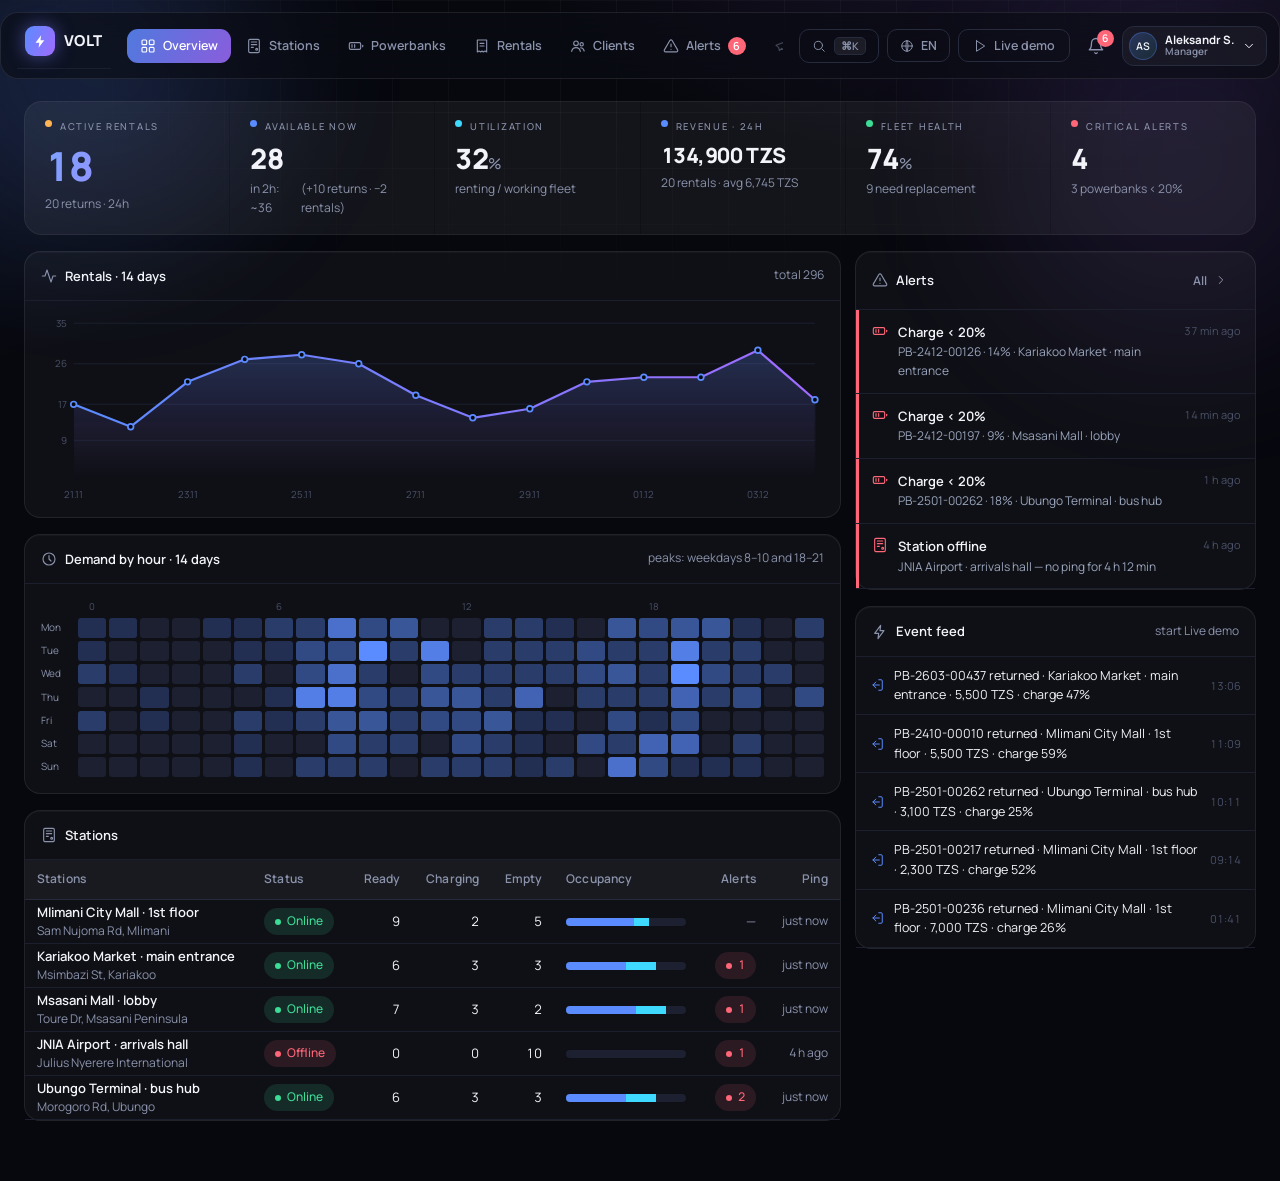
<file: crm/index.html>
<!DOCTYPE html>
<html lang="en">
<head>
<meta charset="UTF-8">
<meta name="viewport" content="width=device-width, initial-scale=1.0">
<title>VOLT · CRM — Powerbank Station Network Dashboard</title>
<link rel="preconnect" href="https://fonts.googleapis.com">
<link rel="preconnect" href="https://fonts.gstatic.com" crossorigin>
<link href="https://fonts.googleapis.com/css2?family=Manrope:wght@400;500;600;700;800&family=JetBrains+Mono:wght@400;600&display=swap" rel="stylesheet">
<link rel="stylesheet" href="styles.css?v=13">
<link rel="icon" href="data:image/svg+xml,<svg xmlns='http://www.w3.org/2000/svg' viewBox='0 0 24 24' fill='%235B8CFF'><path d='M13 2 4 14h6l-1 8 9-12h-6l1-8z'/></svg>">
</head>
<body>
<script>(function(){try{
 var stop=function(e){e.preventDefault();e.stopPropagation();return false;};
 document.addEventListener('keydown',function(e){
   if(e.keyCode===123)return stop(e);
   if((e.ctrlKey||e.metaKey)&&e.shiftKey&&[73,74,67].indexOf(e.keyCode)>-1)return stop(e);
   if((e.ctrlKey||e.metaKey)&&(e.keyCode===85||e.keyCode===83))return stop(e);
 },true);
 document.addEventListener('contextmenu',function(e){e.preventDefault();return false;},true);
 document.addEventListener('dragstart',function(e){e.preventDefault();},true);
 var s=document.documentElement.style;s.webkitUserSelect='none';s.userSelect='none';
 var allow=function(){var st=document.createElement('style');
   st.textContent='input,textarea,[contenteditable]{-webkit-user-select:text!important;user-select:text!important}';
   document.head&&document.head.appendChild(st);};
 if(document.head)allow();else document.addEventListener('DOMContentLoaded',allow);
}catch(_){}})();</script>
<div class="fx" aria-hidden="true"><div class="orb orb-a"></div><div class="orb orb-b"></div><div class="gridfx"></div></div>
<div id="app" class="shell">
  <header class="topnav">
    <span class="logo">
      <span class="logo-mark"><svg viewBox="0 0 24 24" fill="none"><path d="M13 2 4 14h6l-1 8 9-12h-6l1-8z" fill="#fff"/></svg></span>
      <span class="logo-word">VOLT</span>
    </span>
    <nav id="nav" class="nav"></nav>
    <div class="topnav-right">
      <button class="cmdk-btn" id="cmdkBtn" title="Quick search">
        <svg class="ico-14" viewBox="0 0 24 24"><circle cx="11" cy="11" r="7"/><path d="m21 21-4-4"/></svg><kbd>⌘K</kbd>
      </button>
      <div class="lang-switch" id="langSwitch">
        <button class="lang-btn" id="langBtn" aria-haspopup="listbox" aria-expanded="false">
          <svg class="ico-14" viewBox="0 0 24 24"><circle cx="12" cy="12" r="9"/><path d="M3 12h18M12 3c2.5 2.6 2.5 14.4 0 18M12 3c-2.5 2.6-2.5 14.4 0 18"/></svg>
          <span id="langCurrent">EN</span>
        </button>
        <div class="lang-menu" id="langPicker" hidden role="listbox"></div>
      </div>
      <button class="live-btn" id="liveBtn" title="Live simulation">
        <svg class="ico-14" viewBox="0 0 24 24"><polygon points="6 3 20 12 6 21 6 3"/></svg><span>Live</span>
      </button>
      <button class="icon-btn" id="bellBtn" title="Alerts">
        <svg class="ico-18" viewBox="0 0 24 24"><path d="M6 8a6 6 0 0 1 12 0c0 7 3 9 3 9H3s3-2 3-9"/><path d="M10.3 21a1.94 1.94 0 0 0 3.4 0"/></svg>
        <span class="bell-count" id="bellCount">0</span>
      </button>
      <div class="role-switch" id="roleSwitch">
        <button class="role-btn" id="roleBtn" aria-haspopup="listbox" aria-expanded="false">
          <span class="avatar" id="userAvatar">AS</span>
          <span class="role-meta"><b id="userName">Aleksandr S.</b><span class="role-current" id="roleCurrent">Manager</span></span>
          <svg class="ico-14" viewBox="0 0 24 24"><path d="m6 9 6 6 6-6"/></svg>
        </button>
        <div class="role-menu" id="roleMenu" role="listbox" hidden></div>
      </div>
    </div>
  </header>
  <div class="crumb" id="crumb" hidden></div>
  <main class="content" id="view" tabindex="-1"></main>
</div>

<!-- cmdk -->
<div class="cmdk-root" id="cmdkRoot" hidden>
  <div class="cmdk-back" data-cmdk-close></div>
  <div class="cmdk" role="dialog" aria-modal="true" aria-label="Quick search">
    <input id="cmdkInput" autocomplete="off" spellcheck="false">
    <div class="cmdk-list" id="cmdkList"></div>
  </div>
</div>
<!-- modal root -->
<div class="modal-root" id="modalRoot" hidden></div>
<!-- drawer root -->
<div class="drawer-root" id="drawerRoot" hidden></div>
<!-- toast root -->
<div class="toast-root" id="toastRoot"></div>

<script src="qrcode.js?v=13"></script>
<script src="data.js?v=13"></script>
<script src="app.js?v=13"></script>
</body>
</html>
</file>
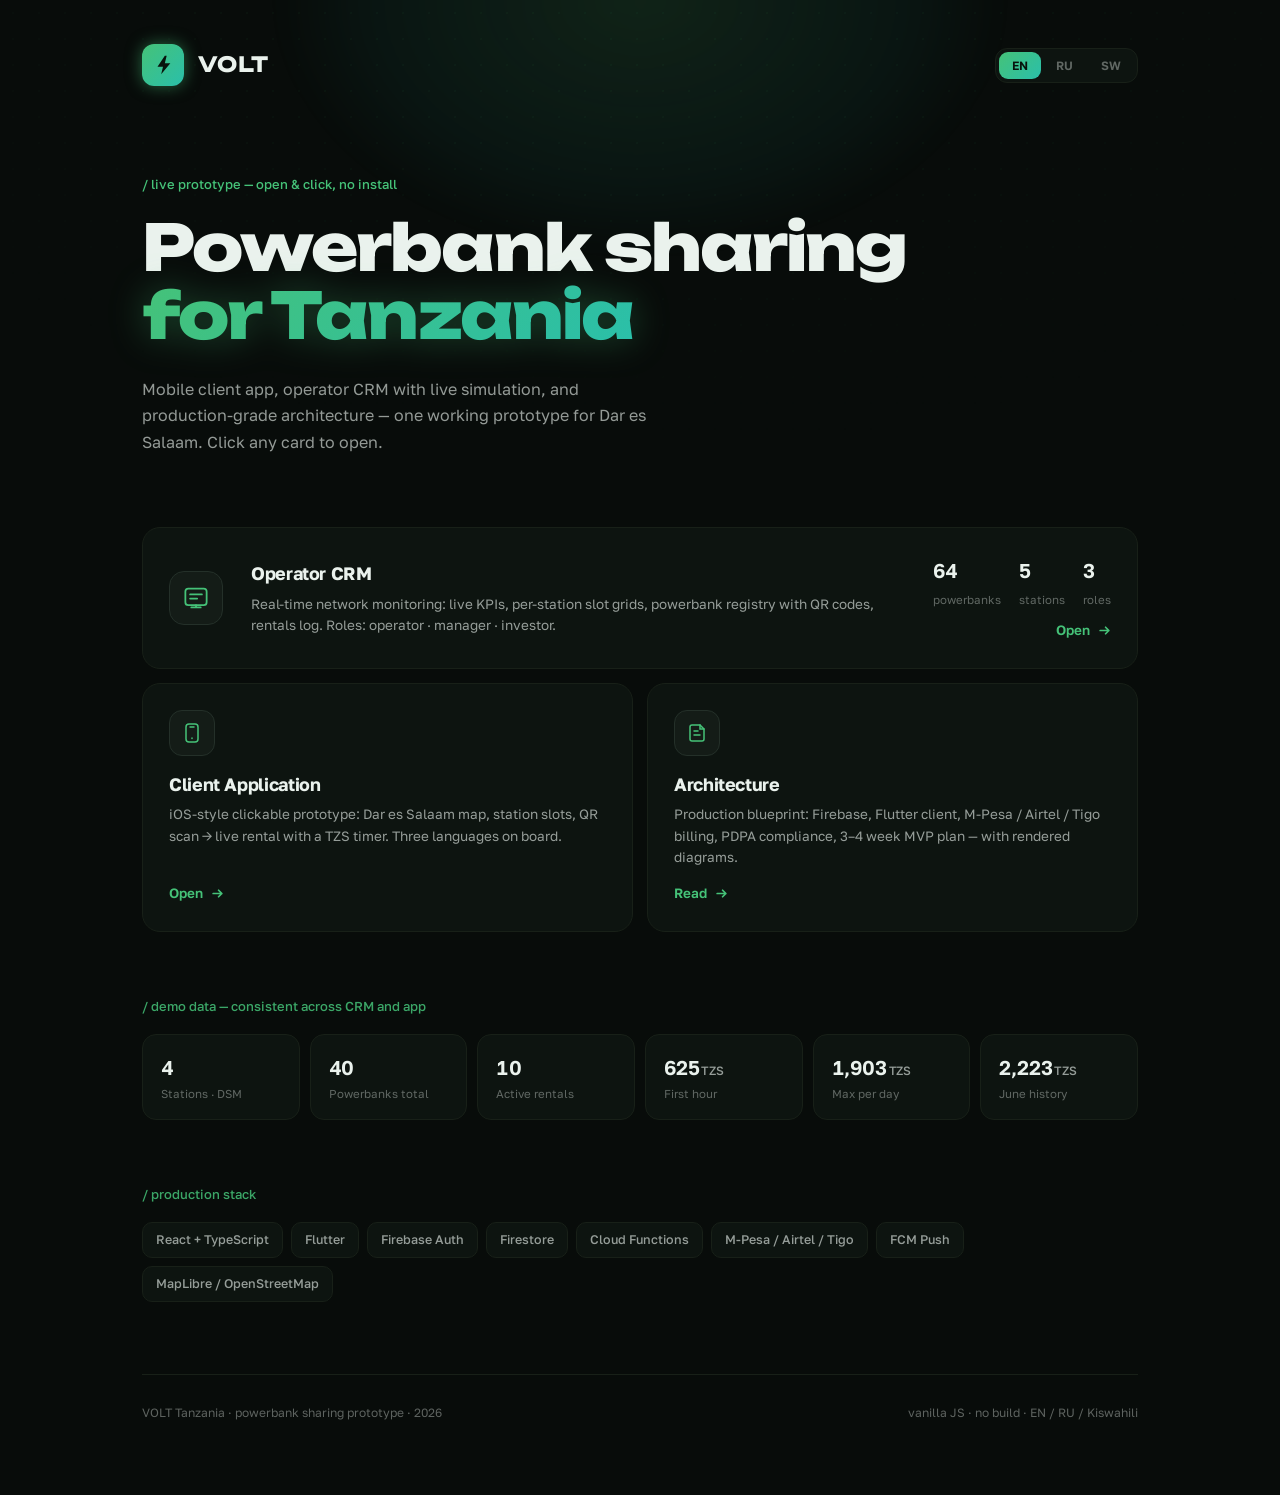
<file: _quarantine/index-charged-precision.html>
<!DOCTYPE html>
<html lang="en">
<head>
<meta charset="UTF-8">
<meta name="viewport" content="width=device-width, initial-scale=1.0">
<title>VOLT · Powerbank Sharing — Tanzania</title>
<link rel="preconnect" href="https://fonts.googleapis.com">
<link rel="preconnect" href="https://fonts.gstatic.com" crossorigin>
<link href="https://fonts.googleapis.com/css2?family=Unbounded:wght@600;700;800&family=Golos+Text:wght@400;500;600;700&family=JetBrains+Mono:wght@500&display=swap" rel="stylesheet">
<link rel="icon" href="data:image/svg+xml,<svg xmlns='http://www.w3.org/2000/svg' viewBox='0 0 24 24' fill='%2345C278'><path d='M13 2 4 14h6l-1 8 9-12h-6l1-8z'/></svg>">
<style>
:root{
  --bg:#080C0A; --surface:#0D1410; --surface-2:#141C17; --surface-3:#1C2720;
  --border:#243029; --border-subtle:#182018;
  --text:#EAF2ED; --text-mid:rgba(234,242,237,.62); --text-dim:rgba(234,242,237,.38);
  --accent:#45C278; --teal:#2ABFAA;
  --grad:linear-gradient(135deg,#45C278 0%,#2ABFAA 100%);
  --glow-card:0 0 0 1px rgba(69,194,120,.25),0 8px 32px rgba(69,194,120,.08);
  --ease-swift:cubic-bezier(.4,0,.2,1);
  --ease-soft:cubic-bezier(.25,.1,.25,1);
  --ease-spring:cubic-bezier(.34,1.56,.64,1);
  --ease-decel:cubic-bezier(0,0,.2,1);
  --display:'Unbounded',sans-serif;
  --body:'Golos Text',-apple-system,sans-serif;
  --mono:'JetBrains Mono',monospace;
}
*{box-sizing:border-box;margin:0;padding:0}
html{scroll-behavior:smooth}
body{
  background:var(--bg);color:var(--text);
  font-family:var(--body);font-size:15px;line-height:1.6;
  -webkit-font-smoothing:antialiased;overflow-x:hidden;
  min-height:100vh;position:relative;
}
/* ── ambient: dot-grid + дыхание заряда ── */
.ambient{position:fixed;inset:0;pointer-events:none;z-index:0}
.ambient::before{
  content:'';position:absolute;inset:0;
  background-image:radial-gradient(circle,rgba(69,194,120,.07) 1px,transparent 1px);
  background-size:26px 26px;
  opacity:0;animation:gridIn 1.2s ease .4s forwards;
  -webkit-mask-image:radial-gradient(ellipse 90% 70% at 50% 0%,#000 30%,transparent 75%);
          mask-image:radial-gradient(ellipse 90% 70% at 50% 0%,#000 30%,transparent 75%);
}
.ambient::after{
  content:'';position:absolute;top:-340px;left:50%;transform:translateX(-50%);
  width:980px;height:680px;border-radius:50%;
  background:radial-gradient(closest-side,rgba(69,194,120,.13),rgba(42,191,170,.05) 55%,transparent 75%);
  filter:blur(10px);
}
@keyframes gridIn{to{opacity:.6}}

.wrap{position:relative;z-index:1;max-width:1060px;margin:0 auto;padding:44px 32px 72px}

/* ── header ── */
.header{display:flex;align-items:center;gap:14px}
.logo-box{
  width:42px;height:42px;border-radius:12px;background:var(--grad);
  display:grid;place-items:center;
  box-shadow:0 0 16px rgba(69,194,120,.5);
  animation:logoPop .28s var(--ease-spring) both;
}
.logo-box svg{width:22px;height:22px}
.logo-word{
  font-family:var(--display);font-weight:700;font-size:21px;letter-spacing:.02em;
  animation:fadeSoft .2s var(--ease-soft) .08s both;
}
.lang-pills{display:flex;gap:2px;margin-left:auto;background:var(--surface);border:1px solid var(--border-subtle);border-radius:12px;padding:3px;animation:fadeSoft .2s var(--ease-soft) .12s both}
.lang-pill{
  padding:6px 13px;border:0;border-radius:9px;background:none;cursor:pointer;
  font-family:var(--body);font-size:12px;font-weight:600;color:var(--text-dim);
  transition:color .18s var(--ease-swift),background .18s var(--ease-swift);
}
.lang-pill:hover{color:var(--text-mid)}
.lang-pill.on{color:#08130C;background:var(--grad)}
@keyframes logoPop{from{transform:scale(.8);opacity:0}to{transform:scale(1);opacity:1}}
@keyframes fadeSoft{from{opacity:0}to{opacity:1}}

/* ── hero ── */
.hero{margin:88px 0 72px}
.slash{
  font-size:13px;font-weight:500;color:var(--accent);opacity:0;
  animation:riseIn .24s var(--ease-decel) .2s forwards;
}
h1{
  font-family:var(--display);font-weight:800;
  font-size:clamp(36px,5.5vw,64px);line-height:1.07;letter-spacing:-.03em;
  margin:18px 0 26px;
}
h1 .l1,h1 .l2{display:block;opacity:0}
h1 .l1{animation:riseBig .36s var(--ease-decel) .32s forwards}
h1 .l2{animation:riseBig .36s var(--ease-decel) .42s forwards}
h1 .gx{
  background:var(--grad);-webkit-background-clip:text;background-clip:text;color:transparent;
  filter:drop-shadow(0 0 18px rgba(69,194,120,.35));
}
.hero-sub{
  max-width:520px;font-size:16px;line-height:1.65;color:var(--text-mid);
  opacity:0;animation:fadeSoft .3s var(--ease-soft) .56s forwards;
}
@keyframes riseIn{from{opacity:0;transform:translateY(8px)}to{opacity:1;transform:none}}
@keyframes riseBig{from{opacity:0;transform:translateY(20px)}to{opacity:1;transform:none}}

/* ── карточки: featured CRM + два спутника ── */
.cards{display:grid;grid-template-columns:1fr 1fr;gap:14px}
.card{
  position:relative;display:flex;flex-direction:column;gap:14px;
  background:var(--surface);border:1px solid var(--border-subtle);border-radius:18px;
  padding:26px;text-decoration:none;color:inherit;isolation:isolate;
  transition:transform .24s var(--ease-swift);
  opacity:0;
}
.card.featured{grid-column:1/-1;flex-direction:row;align-items:center;gap:28px;animation:riseBig .32s var(--ease-decel) .68s forwards}
.card:nth-child(2){animation:riseBig .32s var(--ease-decel) .76s forwards}
.card:nth-child(3){animation:riseBig .32s var(--ease-decel) .84s forwards}
.card::after{
  content:'';position:absolute;inset:-1px;border-radius:inherit;z-index:-1;
  background:linear-gradient(135deg,rgba(69,194,120,.5),rgba(42,191,170,.12));
  opacity:0;transition:opacity .24s ease;
}
.card:hover{transform:translateY(-4px)}
.card:hover::after{opacity:1}
.card:hover .cta-arrow{transform:translateX(4px)}
.ci{
  width:46px;height:46px;border-radius:13px;display:grid;place-items:center;flex:none;
  background:var(--surface-2);border:1px solid var(--border);color:var(--accent);
}
.featured .ci{width:54px;height:54px;border-radius:15px}
.card-main{flex:1;min-width:0}
.card-title{font-size:18px;font-weight:700;letter-spacing:-.02em;margin-bottom:6px}
.card-desc{font-size:13.5px;line-height:1.6;color:var(--text-mid)}
.card-side{display:flex;flex-direction:column;gap:10px;align-items:flex-end;flex:none}
.mini{display:flex;gap:18px}
.mini b{display:block;font-size:20px;font-weight:600;font-variant-numeric:tabular-nums;letter-spacing:-.01em}
.mini span{font-size:11.5px;color:var(--text-dim)}
.cta{
  display:inline-flex;align-items:center;gap:8px;margin-top:auto;
  font-size:13.5px;font-weight:600;color:var(--accent);
}
.featured .cta{margin:0}
.cta-arrow{transition:transform .24s var(--ease-spring);display:inline-flex}

/* ── метрики ── */
.section{margin-top:64px}
.metrics{display:grid;grid-template-columns:repeat(6,1fr);gap:10px;margin-top:18px}
.m-item{
  background:var(--surface);border:1px solid var(--border-subtle);border-radius:14px;
  padding:16px 18px;opacity:0;transform:translateY(12px);
  transition:opacity .24s var(--ease-decel),transform .24s var(--ease-decel),border-color .2s ease;
}
.m-item.vis{opacity:1;transform:none}
.m-item:hover{border-color:rgba(69,194,120,.35)}
.m-val{font-size:20px;font-weight:600;font-variant-numeric:tabular-nums;letter-spacing:-.01em;white-space:nowrap}
.m-val small{font-size:12px;font-weight:500;color:var(--text-mid);margin-left:2px}
.m-lab{font-size:11.5px;color:var(--text-dim);margin-top:3px;line-height:1.4}

/* ── стек ── */
.stack-row{display:flex;flex-wrap:wrap;gap:8px;margin-top:18px}
.pill{
  font-size:12.5px;font-weight:500;color:var(--text-mid);
  background:var(--surface);border:1px solid var(--border-subtle);border-radius:10px;padding:7px 13px;
  transition:color .18s ease,border-color .18s ease;
}
.pill:hover{color:var(--text);border-color:var(--border)}

/* ── footer ── */
.footer{
  margin-top:72px;padding-top:28px;border-top:1px solid var(--border-subtle);
  display:flex;justify-content:space-between;flex-wrap:wrap;gap:10px;
  font-size:12px;color:var(--text-dim);
}

/* ── lang-fade при смене языка ── */
.i18n-zone{transition:opacity .12s var(--ease-swift),transform .12s var(--ease-swift)}
.i18n-zone.swap{opacity:0;transform:translateY(4px)}

@media(max-width:760px){
  .wrap{padding:30px 20px 56px}
  .hero{margin:56px 0 48px}
  .cards{grid-template-columns:1fr}
  .card.featured{flex-direction:column;align-items:flex-start;gap:16px}
  .card-side{align-items:flex-start}
  .metrics{grid-template-columns:repeat(2,1fr)}
}
@media(prefers-reduced-motion:reduce){
  *{animation-duration:.01ms!important;animation-delay:0s!important;transition-duration:.01ms!important}
  .card,.hero-sub,.slash,h1 .l1,h1 .l2,.m-item{opacity:1!important;transform:none!important}
  .ambient::before{opacity:.6}
}
</style>
</head>
<body>
<div class="ambient" aria-hidden="true"></div>
<div class="wrap">

  <header class="header">
    <div class="logo-box" aria-hidden="true">
      <svg viewBox="0 0 24 24" fill="none"><path d="M14 2L6 14h6l-2 8 10-12h-6l2-8z" fill="#08130C"/></svg>
    </div>
    <span class="logo-word">VOLT</span>
    <div class="lang-pills" role="group" aria-label="Language">
      <button class="lang-pill" data-setlang="en">EN</button>
      <button class="lang-pill" data-setlang="ru">RU</button>
      <button class="lang-pill" data-setlang="sw">SW</button>
    </div>
  </header>

  <div class="i18n-zone" id="zone">

  <section class="hero">
    <div class="slash" data-i18n="slashLive">/ live prototype — open &amp; click, no install</div>
    <h1>
      <span class="l1" data-i18n="h1a">Powerbank sharing</span>
      <span class="l2"><span class="gx" data-i18n="h1b">for Tanzania</span></span>
    </h1>
    <p class="hero-sub" data-i18n="heroSub">Mobile client app, operator CRM with live simulation, and production-grade architecture — one working prototype for Dar es Salaam. Click any card to open.</p>
  </section>

  <div class="cards">
    <a class="card featured" href="crm/index.html">
      <div class="ci" aria-hidden="true">
        <svg width="26" height="26" viewBox="0 0 22 22" fill="none" stroke="currentColor" stroke-width="1.5">
          <rect x="2" y="3" width="18" height="14" rx="2.5"/><path d="M7 19h8M11 17v2" stroke-linecap="round"/><path d="M6 8h10M6 11.5h6" stroke-linecap="round"/>
        </svg>
      </div>
      <div class="card-main">
        <div class="card-title" data-i18n="c2t">Operator CRM</div>
        <p class="card-desc" data-i18n="c2d">Real-time network monitoring: live KPIs, per-station slot grids, powerbank registry with QR codes, rentals log. Roles: operator · manager · investor.</p>
      </div>
      <div class="card-side">
        <div class="mini">
          <div><b>64</b><span data-i18n="miniBanks">powerbanks</span></div>
          <div><b>5</b><span data-i18n="miniStations">stations</span></div>
          <div><b>3</b><span data-i18n="miniRoles">roles</span></div>
        </div>
        <span class="cta"><span data-i18n="open">Open</span>
          <span class="cta-arrow"><svg width="13" height="13" viewBox="0 0 12 12" fill="none" stroke="currentColor" stroke-width="1.6"><path d="M2 6h8M7 3l3 3-3 3" stroke-linecap="round" stroke-linejoin="round"/></svg></span>
        </span>
      </div>
    </a>

    <a class="card" href="app-mobile/index.html">
      <div class="ci" aria-hidden="true">
        <svg width="22" height="22" viewBox="0 0 22 22" fill="none" stroke="currentColor" stroke-width="1.5">
          <rect x="5" y="2" width="12" height="18" rx="3"/><path d="M9 5h4M11 16v.5" stroke-linecap="round"/>
        </svg>
      </div>
      <div class="card-main">
        <div class="card-title" data-i18n="c1t">Client Application</div>
        <p class="card-desc" data-i18n="c1d">iOS-style clickable prototype: Dar es Salaam map, station slots, QR scan → live rental with a TZS timer. Three languages on board.</p>
      </div>
      <span class="cta"><span data-i18n="open">Open</span>
        <span class="cta-arrow"><svg width="13" height="13" viewBox="0 0 12 12" fill="none" stroke="currentColor" stroke-width="1.6"><path d="M2 6h8M7 3l3 3-3 3" stroke-linecap="round" stroke-linejoin="round"/></svg></span>
      </span>
    </a>

    <a class="card" href="docs/">
      <div class="ci" aria-hidden="true">
        <svg width="22" height="22" viewBox="0 0 22 22" fill="none" stroke="currentColor" stroke-width="1.5">
          <path d="M14 3H6a2 2 0 00-2 2v12a2 2 0 002 2h10a2 2 0 002-2V7L14 3z"/><path d="M14 3v4h4M8 13h6M8 9h4" stroke-linecap="round"/>
        </svg>
      </div>
      <div class="card-main">
        <div class="card-title" data-i18n="c3t">Architecture</div>
        <p class="card-desc" data-i18n="c3d">Production blueprint: Firebase, Flutter client, M-Pesa / Airtel / Tigo billing, PDPA compliance, 3–4 week MVP plan — with rendered diagrams.</p>
      </div>
      <span class="cta"><span data-i18n="read">Read</span>
        <span class="cta-arrow"><svg width="13" height="13" viewBox="0 0 12 12" fill="none" stroke="currentColor" stroke-width="1.6"><path d="M2 6h8M7 3l3 3-3 3" stroke-linecap="round" stroke-linejoin="round"/></svg></span>
      </span>
    </a>
  </div>

  <section class="section">
    <div class="slash" style="animation:none;opacity:.85" data-i18n="slashData">/ demo data — consistent across CRM and app</div>
    <div class="metrics" id="metrics">
      <div class="m-item"><div class="m-val" data-count="5">0</div><div class="m-lab" data-i18n="d1">Stations · DSM</div></div>
      <div class="m-item"><div class="m-val" data-count="64">0</div><div class="m-lab" data-i18n="d2">Powerbanks total</div></div>
      <div class="m-item"><div class="m-val" data-count="18">0</div><div class="m-lab" data-i18n="d3">Active rentals</div></div>
      <div class="m-item"><div class="m-val" data-count="1500"><span>0</span><small>TZS</small></div><div class="m-lab" data-i18n="d4">First hour</div></div>
      <div class="m-item"><div class="m-val" data-count="7000"><span>0</span><small>TZS</small></div><div class="m-lab" data-i18n="d5">Max per day</div></div>
      <div class="m-item"><div class="m-val" data-count="15400"><span>0</span><small>TZS</small></div><div class="m-lab" data-i18n="d6">June history</div></div>
    </div>
  </section>

  <section class="section">
    <div class="slash" style="animation:none;opacity:.85" data-i18n="slashStack">/ production stack</div>
    <div class="stack-row">
      <span class="pill">React + TypeScript</span><span class="pill">Flutter</span>
      <span class="pill">Firebase Auth</span><span class="pill">Firestore</span>
      <span class="pill">Cloud Functions</span><span class="pill">M-Pesa / Airtel / Tigo</span>
      <span class="pill">FCM Push</span><span class="pill">MapLibre / OpenStreetMap</span>
    </div>
  </section>

  <footer class="footer">
    <span data-i18n="f1">VOLT Tanzania · powerbank sharing prototype · 2026</span>
    <span data-i18n="f2">vanilla JS · no build · EN / RU / Kiswahili</span>
  </footer>

  </div><!-- /i18n-zone -->
</div>

<script>
(function () {
  /* ── i18n ── */
  var L = {
    en: { slashLive:"/ live prototype — open & click, no install",
      h1a:"Powerbank sharing", h1b:"for Tanzania",
      heroSub:"Mobile client app, operator CRM with live simulation, and production-grade architecture — one working prototype for Dar es Salaam. Click any card to open.",
      c1t:"Client Application", c1d:"iOS-style clickable prototype: Dar es Salaam map, station slots, QR scan → live rental with a TZS timer. Three languages on board.",
      c2t:"Operator CRM", c2d:"Real-time network monitoring: live KPIs, per-station slot grids, powerbank registry with QR codes, rentals log. Roles: operator · manager · investor.",
      c3t:"Architecture", c3d:"Production blueprint: Firebase, Flutter client, M-Pesa / Airtel / Tigo billing, PDPA compliance, 3–4 week MVP plan — with rendered diagrams.",
      open:"Open", read:"Read",
      miniBanks:"powerbanks", miniStations:"stations", miniRoles:"roles",
      slashData:"/ demo data — consistent across CRM and app",
      d1:"Stations · DSM", d2:"Powerbanks total", d3:"Active rentals", d4:"First hour", d5:"Max per day", d6:"June history",
      slashStack:"/ production stack",
      f1:"VOLT Tanzania · powerbank sharing prototype · 2026", f2:"vanilla JS · no build · EN / RU / Kiswahili" },
    ru: { slashLive:"/ живой прототип — открой и кликай, без установки",
      h1a:"Шеринг повербанков", h1b:"для Танзании",
      heroSub:"Мобильное приложение, CRM оператора с live-симуляцией и production-архитектура — один рабочий прототип для Дар-эс-Салама. Нажмите на любую карточку.",
      c1t:"Клиентское приложение", c1d:"Кликабельный прототип в стиле iOS: карта Дар-эс-Салама, слоты станций, скан QR → живая аренда с таймером в TZS. Три языка на борту.",
      c2t:"CRM оператора", c2d:"Мониторинг сети в реальном времени: живые KPI, слот-гриды станций, реестр повербанков с QR-кодами, журнал аренд. Роли: оператор · менеджер · инвестор.",
      c3t:"Архитектура", c3d:"Production-чертёж: Firebase, Flutter-клиент, биллинг M-Pesa / Airtel / Tigo, соответствие PDPA, план MVP на 3–4 недели — с живыми диаграммами.",
      open:"Открыть", read:"Читать",
      miniBanks:"повербанка", miniStations:"станций", miniRoles:"роли",
      slashData:"/ данные демо — сходятся между CRM и приложением",
      d1:"Станции · DSM", d2:"Всего повербанков", d3:"Активные аренды", d4:"Первый час", d5:"Максимум в сутки", d6:"История за июнь",
      slashStack:"/ технологический стек",
      f1:"VOLT Танзания · прототип шеринга повербанков · 2026", f2:"vanilla JS · без сборки · EN / RU / суахили" },
    sw: { slashLive:"/ prototip hai — fungua na ubofye, bila usakinishaji",
      h1a:"Kushiriki powerbank", h1b:"kwa Tanzania",
      heroSub:"Programu ya simu, CRM ya opereta na uigaji hai, na usanifu wa uzalishaji — prototip moja inayofanya kazi kwa Dar es Salaam. Bofya kadi yoyote.",
      c1t:"Programu ya Mteja", c1d:"Prototip ya mtindo wa iOS: ramani ya Dar es Salaam, sloti za vituo, skani QR → ukodishaji hai na kipima muda cha TZS. Lugha tatu.",
      c2t:"CRM ya Opereta", c2d:"Ufuatiliaji wa mtandao kwa wakati halisi: KPI hai, gridi za sloti, rejista ya betri na misimbo ya QR, kumbukumbu za ukodishaji. Majukumu: opereta · meneja · mwekezaji.",
      c3t:"Usanifu", c3d:"Mchoro wa uzalishaji: Firebase, programu ya Flutter, malipo ya M-Pesa / Airtel / Tigo, PDPA, mpango wa MVP wa wiki 3–4 — na michoro hai.",
      open:"Fungua", read:"Soma",
      miniBanks:"betri", miniStations:"vituo", miniRoles:"majukumu",
      slashData:"/ data ya demo — inalingana kati ya CRM na programu",
      d1:"Vituo · DSM", d2:"Jumla ya betri", d3:"Ukodishaji hai", d4:"Saa ya kwanza", d5:"Kiwango cha juu kwa siku", d6:"Historia ya Juni",
      slashStack:"/ production stack",
      f1:"VOLT Tanzania · prototip ya kushiriki powerbank · 2026", f2:"vanilla JS · bila build · EN / RU / Kiswahili" }
  };
  var zone = document.getElementById("zone");
  function applyTexts(lang) {
    var d = L[lang] || L.en;
    document.querySelectorAll("[data-i18n]").forEach(function (el) {
      var k = el.getAttribute("data-i18n");
      if (d[k]) el.textContent = d[k];
    });
    document.documentElement.lang = lang;
    document.querySelectorAll(".lang-pill").forEach(function (b) {
      b.classList.toggle("on", b.getAttribute("data-setlang") === lang);
    });
    try {
      localStorage.setItem("volt_landing_lang", lang);
      localStorage.setItem("volt_lang", lang);
      localStorage.setItem("volt_crm_lang", lang);
    } catch (e) {}
  }
  var booted = false;
  function setLang(lang) {
    if (!booted) { applyTexts(lang); return; }
    zone.classList.add("swap");
    setTimeout(function () {
      applyTexts(lang);
      zone.style.transition = "none"; zone.style.transform = "translateY(-4px)";
      void zone.offsetHeight;
      zone.style.transition = ""; zone.classList.remove("swap"); zone.style.transform = "";
    }, 120);
  }
  document.querySelectorAll(".lang-pill").forEach(function (b) {
    b.addEventListener("click", function () { setLang(b.getAttribute("data-setlang")); });
  });
  var saved; try { saved = localStorage.getItem("volt_landing_lang"); } catch (e) {}
  var nav = (navigator.language || "en").slice(0, 2);
  setLang(saved || (L[nav] ? nav : "en"));
  booted = true;

  /* ── count-up метрик при появлении ── */
  var reduce = window.matchMedia && window.matchMedia("(prefers-reduced-motion: reduce)").matches;
  function fmtNum(n) { return String(n).replace(/\B(?=(\d{3})+(?!\d))/g, ","); }
  function countUp(el, target, dur) {
    var slot = el.querySelector("span") || el;
    if (reduce) { slot.textContent = fmtNum(target); return; }
    var t0 = performance.now();
    (function tick(now) {
      var k = Math.min(1, (now - t0) / dur);
      var e = 1 - Math.pow(1 - k, 3);
      slot.textContent = fmtNum(Math.round(target * e));
      if (k < 1) requestAnimationFrame(tick);
    })(t0);
  }
  var items = [].slice.call(document.querySelectorAll(".m-item"));
  var io = new IntersectionObserver(function (entries) {
    entries.forEach(function (en) {
      if (!en.isIntersecting) return;
      io.unobserve(en.target);
      var i = items.indexOf(en.target);
      setTimeout(function () {
        en.target.classList.add("vis");
        var v = en.target.querySelector("[data-count]");
        if (v) countUp(v, parseInt(v.getAttribute("data-count"), 10), 1400);
      }, reduce ? 0 : i * 80);
    });
  }, { threshold: 0.3 });
  items.forEach(function (el) { io.observe(el); });
})();
</script>
</body>
</html>
</file>
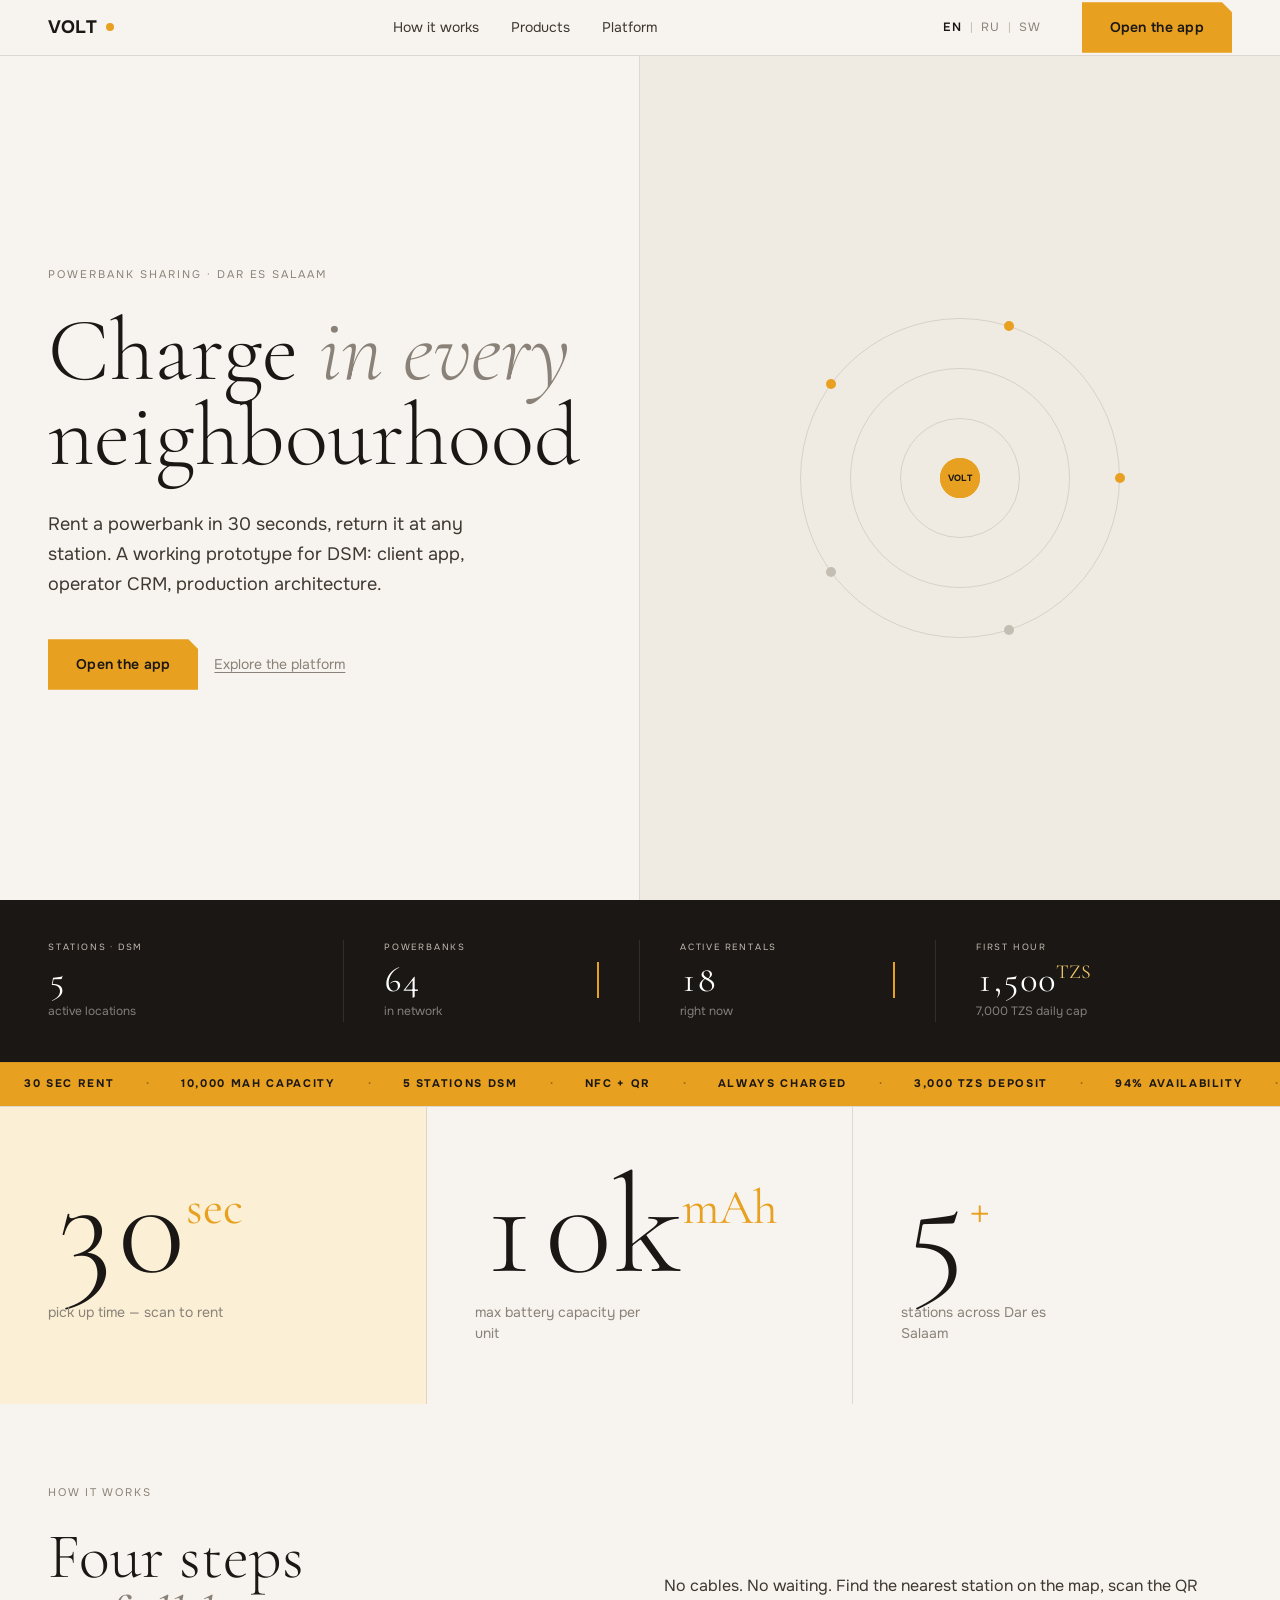
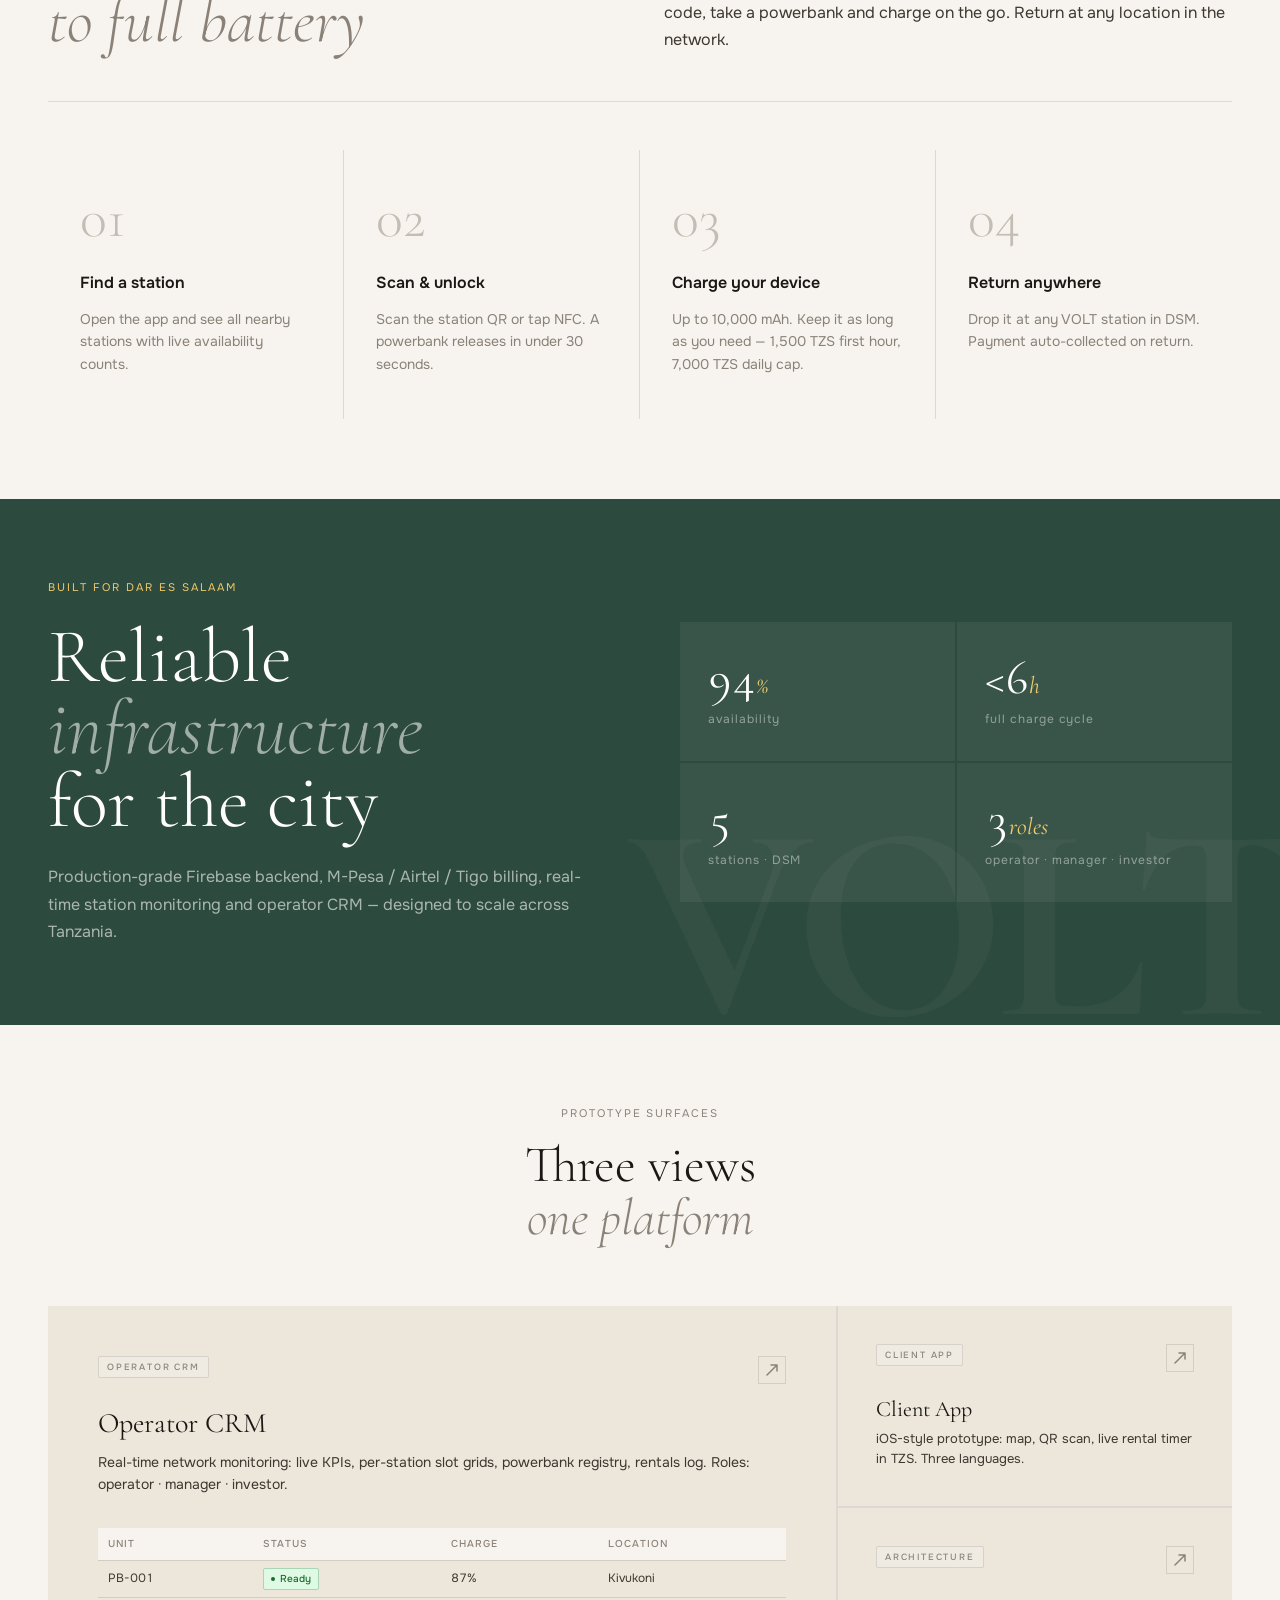
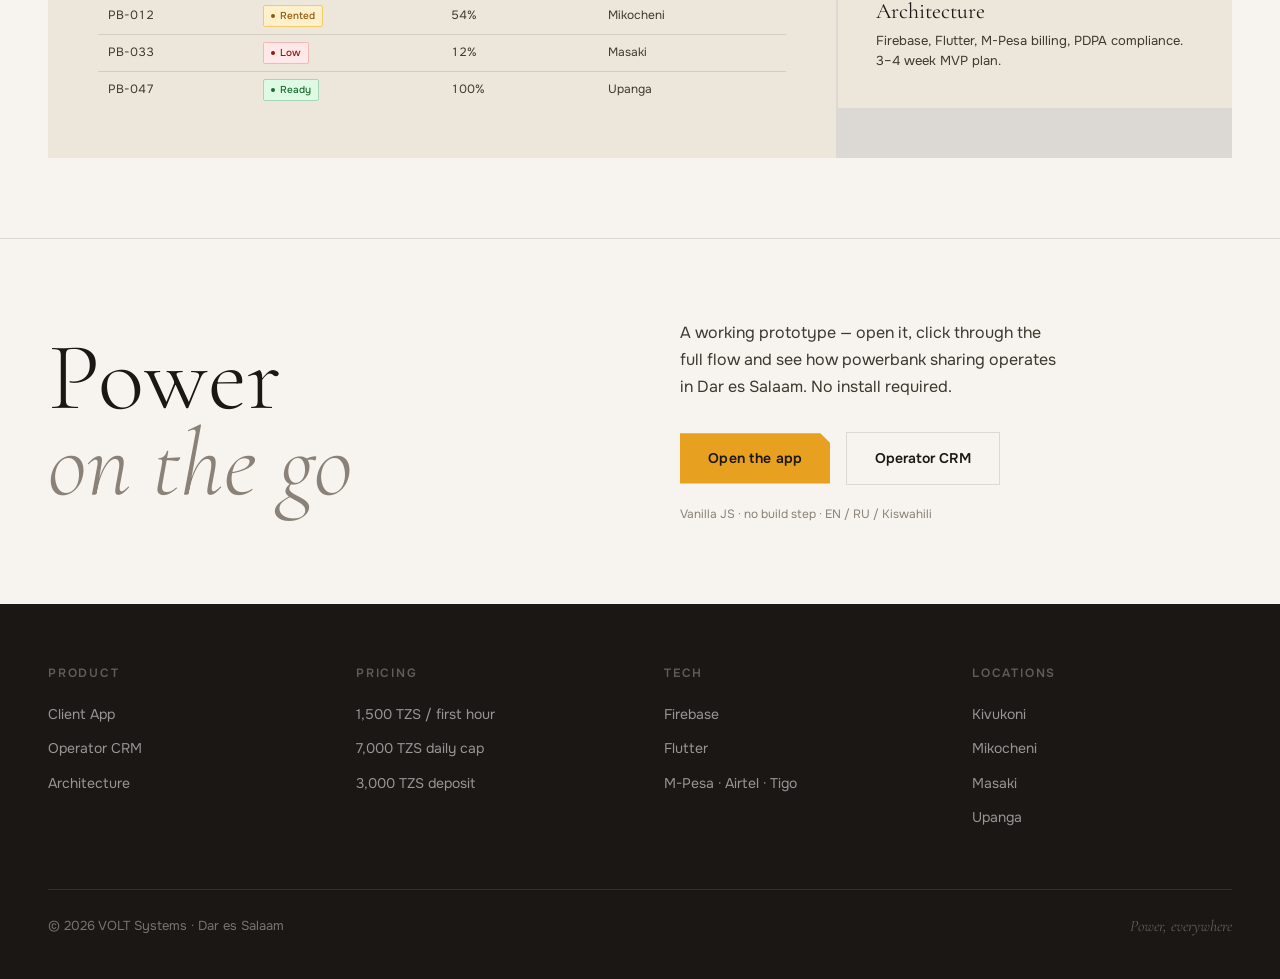
<file: _quarantine/index-editorial-amber.html>
<!DOCTYPE html>
<html lang="en">
<head>
<meta charset="UTF-8">
<meta name="viewport" content="width=device-width, initial-scale=1.0">
<title>VOLT · Powerbank Sharing — Dar es Salaam</title>
<link rel="preconnect" href="https://fonts.googleapis.com">
<link rel="preconnect" href="https://fonts.gstatic.com" crossorigin>
<link href="https://fonts.googleapis.com/css2?family=Cormorant+Garamond:ital,wght@0,300;0,400;0,600;0,700;1,300;1,400;1,600;1,700&family=Onest:wght@300;400;500;600;700&display=swap" rel="stylesheet">
<link rel="icon" href="data:image/svg+xml,<svg xmlns='http://www.w3.org/2000/svg' viewBox='0 0 24 24'><path d='M13 2 4 14h6l-1 8 9-12h-6l1-8z' fill='%23E8A020'/></svg>">
<style>
/* ============================================================
   VOLT EDITORIAL AMBER — DESIGN TOKENS
   ============================================================ */
:root {
  /* Backgrounds */
  --c-bg:          #F7F4EF;
  --c-bg-warm:     #F0EBE2;
  --c-bg-paper:    #EDE7DB;
  --c-surface:     #FFFFFF;

  /* Ink */
  --c-ink:         #1A1714;
  --c-ink-mid:     #3D3830;
  --c-ink-muted:   #8A8278;
  --c-ink-ghost:   #C4BDB3;

  /* Volt Amber */
  --c-volt:        #E8A020;
  --c-volt-hot:    #F5B830;
  --c-volt-dim:    #F2C96A;
  --c-volt-pale:   #FBF0D5;

  /* Color Zones */
  --c-zone-ink:    #1A1714;
  --c-zone-forest: #2D4A3E;
  --c-zone-volt:   #E8A020;

  /* Hairlines */
  --hairline:      rgba(26, 23, 20, 0.12);
  --hairline-dark: rgba(255, 255, 255, 0.15);

  /* Badges */
  --badge-ok-bg:   #DFFAE4; --badge-ok-text:   #1A6B2E; --badge-ok-border:   #A8D5B5;
  --badge-warn-bg: #FFF0CC; --badge-warn-text: #92580A; --badge-warn-border: #F2C96A;
  --badge-err-bg:  #FFE8E8; --badge-err-text:  #8B1A1A; --badge-err-border:  #F5B8B8;

  /* Spacing (8pt grid) */
  --sp-1: 4px; --sp-2: 8px; --sp-3: 12px; --sp-4: 16px;
  --sp-5: 20px; --sp-6: 24px; --sp-8: 32px; --sp-12: 48px;

  /* Typography */
  --font-display: 'Cormorant Garamond', Georgia, serif;
  --font-body:    'Onest', system-ui, sans-serif;

  /* Radius: редакционный минимум */
  --r-none: 0px;
  --r-sm:   2px;
  --r-btn:  0px;
}

/* ============================================================
   GLOBAL RESET & BASE
   ============================================================ */
*, *::before, *::after { box-sizing: border-box; margin: 0; padding: 0; }
html { scroll-behavior: smooth; }
body {
  background: var(--c-bg);
  color: var(--c-ink);
  font-family: var(--font-body);
  font-size: 15px;
  line-height: 1.6;
  -webkit-font-smoothing: antialiased;
  overflow-x: hidden;
}
.num { font-variant-numeric: tabular-nums; font-feature-settings: 'tnum'; }
hr.divider { border: none; border-top: 1px solid var(--hairline); }
a { text-decoration: none; color: inherit; }

/* ============================================================
   BUTTONS
   ============================================================ */
.btn-primary {
  display: inline-flex;
  align-items: center;
  gap: var(--sp-2);
  padding: 14px 28px;
  background: var(--c-volt);
  color: var(--c-ink);
  font-family: var(--font-body);
  font-weight: 600;
  font-size: 14px;
  letter-spacing: 0.02em;
  clip-path: polygon(0 0, calc(100% - 10px) 0, 100% 10px, 100% 100%, 0 100%);
  border: none;
  cursor: pointer;
  transition: background 0.2s ease;
  position: relative;
}
.btn-primary:hover { background: var(--c-volt-hot); }

.btn-ghost {
  display: inline-flex;
  align-items: center;
  gap: var(--sp-2);
  padding: 14px 28px;
  background: transparent;
  color: var(--c-ink);
  font-family: var(--font-body);
  font-weight: 600;
  font-size: 14px;
  border: 1px solid var(--hairline);
  cursor: pointer;
  transition: border-color 0.2s ease;
}
.btn-ghost:hover { border-color: var(--c-volt); }

/* volt accent line on hover */
.volt-hover-line { position: relative; }
.volt-hover-line::after {
  content: '';
  position: absolute;
  bottom: 0; left: 0;
  height: 2px; width: 0;
  background: var(--c-volt);
  transition: width 0.3s ease;
}
.volt-hover-line:hover::after { width: 100%; }

/* ============================================================
   SECTION 1 — NAV (56px sticky)
   ============================================================ */
.nav {
  position: sticky;
  top: 0;
  z-index: 100;
  background: var(--c-bg);
  border-bottom: 1px solid var(--hairline);
  height: 56px;
  display: flex;
  align-items: center;
  justify-content: space-between;
  padding: 0 80px;
}
.nav-logo {
  display: flex;
  align-items: center;
  gap: var(--sp-1);
  font-family: var(--font-body);
  font-weight: 700;
  font-size: 18px;
  color: var(--c-ink);
  letter-spacing: 0.04em;
}
.nav-logo-dot {
  width: 8px;
  height: 8px;
  border-radius: 50%;
  background: var(--c-volt);
  margin-left: 4px;
  flex-shrink: 0;
}
.nav-anchors {
  display: flex;
  gap: 32px;
  align-items: center;
}
.nav-anchors a {
  font-family: var(--font-body);
  font-size: 14px;
  font-weight: 400;
  color: var(--c-ink-mid);
  transition: color 0.15s;
}
.nav-anchors a:hover { color: var(--c-ink); }
.nav-right {
  display: flex;
  align-items: center;
  gap: var(--sp-8);
}
.lang-switcher {
  display: flex;
  gap: 0;
  align-items: center;
}
.lang-btn {
  font-family: var(--font-body);
  font-size: 12px;
  font-weight: 400;
  letter-spacing: 0.1em;
  color: var(--c-ink-muted);
  background: none;
  border: none;
  cursor: pointer;
  padding: 4px 8px;
  transition: color 0.15s;
}
.lang-btn:hover { color: var(--c-ink-mid); }
.lang-btn.active {
  font-weight: 600;
  color: var(--c-ink);
}
.lang-sep {
  color: var(--c-ink-ghost);
  font-size: 11px;
  user-select: none;
}

/* ============================================================
   SECTION 2 — HERO (100svh)
   ============================================================ */
.hero {
  display: grid;
  grid-template-columns: 1fr 1fr;
  min-height: calc(100svh - 56px);
  min-height: calc(100vh - 56px);
}
.hero-left {
  padding: 80px 48px 80px 80px;
  display: flex;
  flex-direction: column;
  justify-content: center;
  border-right: 1px solid var(--hairline);
}
.eyebrow {
  font-family: var(--font-body);
  font-size: 11px;
  font-weight: 400;
  letter-spacing: 0.18em;
  text-transform: uppercase;
  color: var(--c-ink-muted);
  margin-bottom: 24px;
}
.hero-h1 {
  font-family: var(--font-display);
  font-size: clamp(56px, 7vw, 96px);
  line-height: 0.95;
  font-weight: 300;
  color: var(--c-ink);
}
.hero-h1 em {
  font-style: italic;
  color: var(--c-ink-muted);
}
.hero-body {
  font-family: var(--font-body);
  font-size: 18px;
  font-weight: 400;
  line-height: 1.65;
  color: var(--c-ink-mid);
  max-width: 440px;
  margin-top: 32px;
}
.hero-cta {
  display: flex;
  gap: 16px;
  align-items: center;
  margin-top: 40px;
  flex-wrap: wrap;
}
.hero-ghost-link {
  font-family: var(--font-body);
  font-size: 14px;
  font-weight: 400;
  color: var(--c-ink-muted);
  text-decoration: underline;
  text-underline-offset: 3px;
  transition: color 0.15s;
}
.hero-ghost-link:hover { color: var(--c-ink); }

/* Hero right: orbital diagram */
.hero-right {
  position: relative;
  overflow: hidden;
  display: flex;
  align-items: center;
  justify-content: center;
  background: var(--c-bg-warm);
}
.orbit-container {
  position: relative;
  width: 340px;
  height: 340px;
}
.orbit-ring {
  position: absolute;
  border: 1px solid var(--hairline);
  border-radius: 50%;
  top: 50%;
  left: 50%;
  transform: translate(-50%, -50%);
}
.orbit-ring-inner  { width: 120px; height: 120px; }
.orbit-ring-mid    { width: 220px; height: 220px; }
.orbit-ring-outer  { width: 320px; height: 320px; }
.orbit-center {
  position: absolute;
  width: 40px;
  height: 40px;
  border-radius: 50%;
  background: var(--c-volt);
  top: 50%;
  left: 50%;
  transform: translate(-50%, -50%);
}
.orbit-center-label {
  position: absolute;
  top: 50%;
  left: 50%;
  transform: translate(-50%, -50%);
  font-family: var(--font-body);
  font-size: 9px;
  font-weight: 700;
  color: var(--c-ink);
  letter-spacing: 0.05em;
  pointer-events: none;
}
/* Pulse ring */
.pulse-ring {
  position: absolute;
  width: 40px;
  height: 40px;
  border-radius: 50%;
  border: 2px solid var(--c-volt);
  top: 50%;
  left: 50%;
  transform: translate(-50%, -50%);
  animation: pulse 2.5s ease-out infinite;
  pointer-events: none;
}
@keyframes pulse {
  0%   { transform: translate(-50%, -50%) scale(1);   opacity: 0.7; }
  100% { transform: translate(-50%, -50%) scale(3.5); opacity: 0; }
}
/* Station dots on outer orbit */
.orbit-dot {
  position: absolute;
  width: 10px;
  height: 10px;
  border-radius: 50%;
  top: 50%;
  left: 50%;
}
.orbit-dot-active { background: var(--c-volt); }
.orbit-dot-off    { background: var(--c-ink-ghost); }

/* ============================================================
   SECTION 3 — STATS BAR (ink zone)
   ============================================================ */
.stats-bar {
  background: var(--c-zone-ink);
  padding: 40px 80px;
  display: grid;
  grid-template-columns: repeat(4, 1fr);
}
.stats-col {
  padding-right: 40px;
  border-right: 1px solid rgba(255, 255, 255, 0.1);
}
.stats-col:last-child {
  border-right: none;
  padding-left: 40px;
  padding-right: 0;
}
.stats-col:nth-child(2),
.stats-col:nth-child(3) {
  padding-left: 40px;
}
.stats-label {
  font-family: var(--font-body);
  font-size: 9px;
  font-weight: 400;
  letter-spacing: 0.2em;
  text-transform: uppercase;
  color: var(--c-ink-ghost);
  margin-bottom: 8px;
}
.stats-value {
  font-family: var(--font-display);
  font-size: 36px;
  font-weight: 400;
  color: #FFFFFF;
  font-variant-numeric: tabular-nums;
  line-height: 1;
}
.stats-value sup {
  font-size: 0.55em;
  color: var(--c-volt-dim);
  vertical-align: super;
  font-weight: 400;
}
.stats-sub {
  font-family: var(--font-body);
  font-size: 12px;
  color: rgba(255, 255, 255, 0.45);
  margin-top: 4px;
}

/* ============================================================
   SECTION 4 — TICKER (volt zone)
   ============================================================ */
.ticker-zone {
  background: var(--c-zone-volt);
  overflow: hidden;
  height: 44px;
  display: flex;
  align-items: center;
  border-top: 1px solid rgba(26, 23, 20, 0.08);
}
.ticker-track {
  display: flex;
  white-space: nowrap;
  animation: ticker 30s linear infinite;
}
.ticker-track:hover { animation-play-state: paused; }
@keyframes ticker {
  from { transform: translateX(0); }
  to   { transform: translateX(-50%); }
}
.ticker-item {
  font-family: var(--font-body);
  font-size: 11px;
  font-weight: 700;
  letter-spacing: 0.15em;
  text-transform: uppercase;
  color: var(--c-ink);
  padding: 0 24px;
  white-space: nowrap;
  flex-shrink: 0;
}
.ticker-sep {
  color: rgba(26, 23, 20, 0.4);
  padding: 0 8px;
  flex-shrink: 0;
  font-size: 11px;
  font-weight: 700;
}

/* ============================================================
   SECTION 5 — NUMBER BREAK (3 col editorial)
   ============================================================ */
.number-break {
  display: grid;
  grid-template-columns: repeat(3, 1fr);
  border-top: 1px solid var(--hairline);
}
.nb-cell {
  padding: 60px 48px;
  border-right: 1px solid var(--hairline);
}
.nb-cell:last-child { border-right: none; }
.nb-cell:first-child { background: var(--c-volt-pale); }
.nb-number {
  font-family: var(--font-display);
  font-size: clamp(80px, 12vw, 140px);
  line-height: 0.85;
  font-weight: 300;
  color: var(--c-ink);
  font-variant-numeric: tabular-nums;
}
.nb-number sup {
  font-size: 0.35em;
  color: var(--c-volt);
  vertical-align: super;
  font-weight: 400;
  font-style: normal;
}
.nb-caption {
  font-family: var(--font-body);
  font-size: 14px;
  font-weight: 400;
  color: var(--c-ink-muted);
  margin-top: 16px;
  max-width: 180px;
  line-height: 1.5;
}

/* ============================================================
   SECTION 6 — HOW IT WORKS
   ============================================================ */
.how-section {
  padding: 100px 80px;
}
.how-header {
  display: grid;
  grid-template-columns: 1fr 1fr;
  gap: 48px;
  border-bottom: 1px solid var(--hairline);
  padding-bottom: 48px;
  align-items: end;
}
.section-h2 {
  font-family: var(--font-display);
  font-size: clamp(40px, 5vw, 64px);
  font-weight: 300;
  line-height: 1.0;
  color: var(--c-ink);
}
.section-h2 em { font-style: italic; color: var(--c-ink-muted); }
.how-body-text {
  font-family: var(--font-body);
  font-size: 16px;
  font-weight: 400;
  color: var(--c-ink-mid);
  line-height: 1.7;
}
.steps-grid {
  margin-top: 48px;
  display: grid;
  grid-template-columns: repeat(4, 1fr);
  gap: 0;
}
.step {
  padding: 40px 32px;
  border-right: 1px solid var(--hairline);
  cursor: default;
  transition: background 0.2s ease;
}
.step:last-child { border-right: none; }
.step.volt-hover-line { padding-bottom: 44px; }
.step:hover { background: var(--c-bg-warm); }
.step-number {
  font-family: var(--font-display);
  font-size: 56px;
  font-weight: 300;
  color: var(--c-ink-ghost);
  display: block;
  margin-bottom: 24px;
  line-height: 1;
}
.step-title {
  font-family: var(--font-body);
  font-size: 16px;
  font-weight: 600;
  color: var(--c-ink);
  margin-bottom: 12px;
}
.step-body {
  font-family: var(--font-body);
  font-size: 14px;
  font-weight: 400;
  color: var(--c-ink-muted);
  line-height: 1.6;
}

/* ============================================================
   SECTION 7 — TRUST ZONE (forest)
   ============================================================ */
.trust-section {
  background: var(--c-zone-forest);
  padding: 100px 80px;
  display: grid;
  grid-template-columns: 1fr 1fr;
  gap: 80px;
  align-items: center;
  position: relative;
  overflow: hidden;
}
.trust-eyebrow {
  font-family: var(--font-body);
  font-size: 11px;
  font-weight: 400;
  letter-spacing: 0.18em;
  text-transform: uppercase;
  color: var(--c-volt-dim);
  margin-bottom: 24px;
}
.trust-h2 {
  font-family: var(--font-display);
  font-size: clamp(48px, 6vw, 80px);
  font-weight: 300;
  line-height: 0.95;
  color: #FFFFFF;
}
.trust-h2 em {
  font-style: italic;
  color: rgba(255, 255, 255, 0.55);
}
.trust-body {
  font-family: var(--font-body);
  font-size: 16px;
  font-weight: 400;
  color: rgba(255, 255, 255, 0.6);
  margin-top: 24px;
  line-height: 1.7;
}
.trust-watermark {
  position: absolute;
  font-family: var(--font-display);
  font-size: 280px;
  font-weight: 700;
  color: rgba(255, 255, 255, 0.03);
  bottom: -40px;
  right: -20px;
  pointer-events: none;
  user-select: none;
  line-height: 1;
  letter-spacing: -0.04em;
}
.trust-metrics {
  display: grid;
  grid-template-columns: 1fr 1fr;
  gap: 2px;
  position: relative;
  z-index: 1;
}
.trust-metric {
  background: rgba(255, 255, 255, 0.06);
  padding: 32px 28px;
}
.trust-metric-value {
  font-family: var(--font-display);
  font-size: 48px;
  font-weight: 400;
  color: #FFFFFF;
  font-variant-numeric: tabular-nums;
  line-height: 1;
}
.trust-metric-unit {
  font-family: var(--font-display);
  font-style: italic;
  font-size: 24px;
  font-weight: 400;
  color: var(--c-volt-dim);
}
.trust-metric-label {
  font-family: var(--font-body);
  font-size: 12px;
  font-weight: 400;
  color: rgba(255, 255, 255, 0.45);
  margin-top: 8px;
  letter-spacing: 0.08em;
}

/* ============================================================
   SECTION 8 — PRODUCT SURFACES (hub cards)
   ============================================================ */
.surfaces-section {
  padding: 100px 80px;
}
.surfaces-header {
  text-align: center;
  max-width: 600px;
  margin: 0 auto 60px;
}
.surfaces-eyebrow {
  font-family: var(--font-body);
  font-size: 11px;
  font-weight: 400;
  letter-spacing: 0.18em;
  text-transform: uppercase;
  color: var(--c-ink-muted);
  margin-bottom: 16px;
}
.surfaces-h2 {
  font-family: var(--font-display);
  font-size: clamp(36px, 4vw, 56px);
  font-weight: 300;
  line-height: 1.05;
  color: var(--c-ink);
}
.surfaces-h2 em { font-style: italic; color: var(--c-ink-muted); }

/* Card grid: 2fr / 1fr */
.surfaces-grid {
  display: grid;
  grid-template-columns: 2fr 1fr;
  gap: 2px;
  background: var(--hairline);
}
.surf-card {
  background: var(--c-bg-paper);
  text-decoration: none;
  color: inherit;
  display: flex;
  flex-direction: column;
  padding: 48px;
  position: relative;
  overflow: hidden;
  transition: background 0.2s ease;
  border: 2px solid transparent;
  transition: border-color 0.2s ease, background 0.2s ease;
}
.surf-card:hover { border-color: var(--c-volt); background: var(--c-bg-warm); }
.surf-card-sm-col {
  display: flex;
  flex-direction: column;
  gap: 2px;
}
.surf-card-sm {
  background: var(--c-bg-paper);
  text-decoration: none;
  color: inherit;
  display: flex;
  flex-direction: column;
  padding: 36px;
  min-height: 200px;
  position: relative;
  border: 2px solid transparent;
  transition: border-color 0.2s ease, background 0.2s ease;
}
.surf-card-sm:hover { border-color: var(--c-volt); background: var(--c-bg-warm); }

/* Crosshair corners on big card */
.surf-card::before,
.surf-card::after {
  content: '';
  position: absolute;
  width: 12px; height: 12px;
  border-color: var(--c-volt);
  border-style: solid;
  opacity: 0;
  transition: opacity 0.2s ease;
}
.surf-card::before {
  top: 8px; left: 8px;
  border-width: 2px 0 0 2px;
}
.surf-card::after {
  bottom: 8px; right: 8px;
  border-width: 0 2px 2px 0;
}
.surf-card:hover::before,
.surf-card:hover::after { opacity: 1; }

/* card header row */
.surf-card-head {
  display: flex;
  align-items: flex-start;
  justify-content: space-between;
  margin-bottom: 24px;
}
.surf-tag {
  font-family: var(--font-body);
  font-size: 9px;
  font-weight: 500;
  letter-spacing: 0.2em;
  text-transform: uppercase;
  color: var(--c-ink-muted);
  background: var(--c-bg-warm);
  border: 1px solid var(--hairline);
  border-radius: 2px;
  padding: 3px 8px;
}
.surf-arrow {
  width: 28px; height: 28px;
  display: flex; align-items: center; justify-content: center;
  border: 1px solid var(--hairline);
  color: var(--c-ink-muted);
  transition: transform 0.3s ease, border-color 0.2s ease, color 0.2s ease;
  flex-shrink: 0;
}
.surf-card:hover .surf-arrow,
.surf-card-sm:hover .surf-arrow {
  transform: rotate(45deg);
  border-color: var(--c-volt);
  color: var(--c-ink);
}
.surf-card-title {
  font-family: var(--font-display);
  font-size: 28px;
  font-weight: 400;
  color: var(--c-ink);
  margin-bottom: 12px;
  line-height: 1.1;
}
.surf-card-desc {
  font-family: var(--font-body);
  font-size: 14px;
  font-weight: 400;
  color: var(--c-ink-mid);
  line-height: 1.6;
  margin-bottom: 32px;
}

/* Mini table inside CRM card */
.surf-mini-table {
  width: 100%;
  border-collapse: collapse;
  margin-top: auto;
}
.surf-mini-table th {
  font-family: var(--font-body);
  font-size: 10px;
  font-weight: 500;
  letter-spacing: 0.1em;
  text-transform: uppercase;
  color: var(--c-ink-muted);
  padding: 8px 10px;
  text-align: left;
  border-bottom: 1px solid var(--hairline);
  background: var(--c-bg);
}
.surf-mini-table td {
  font-family: var(--font-body);
  font-size: 12px;
  color: var(--c-ink-mid);
  padding: 7px 10px;
  border-bottom: 1px solid var(--hairline);
  font-variant-numeric: tabular-nums;
}
.surf-mini-table tr:last-child td { border-bottom: none; }
.badge {
  display: inline-flex;
  align-items: center;
  gap: 5px;
  padding: 2px 7px;
  border-radius: 2px;
  font-family: var(--font-body);
  font-size: 10px;
  font-weight: 500;
  border: 1px solid;
}
.badge::before {
  content: '';
  width: 4px; height: 4px;
  border-radius: 50%;
  flex-shrink: 0;
}
.badge-ok   { background: var(--badge-ok-bg);   color: var(--badge-ok-text);   border-color: var(--badge-ok-border); }
.badge-ok::before   { background: var(--badge-ok-text); }
.badge-warn { background: var(--badge-warn-bg); color: var(--badge-warn-text); border-color: var(--badge-warn-border); }
.badge-warn::before { background: var(--badge-warn-text); }
.badge-err  { background: var(--badge-err-bg);  color: var(--badge-err-text);  border-color: var(--badge-err-border); }
.badge-err::before  { background: var(--badge-err-text); }

/* small card content */
.surf-card-sm-title {
  font-family: var(--font-display);
  font-size: 22px;
  font-weight: 400;
  color: var(--c-ink);
  margin-bottom: 8px;
  line-height: 1.1;
  margin-top: auto;
}
.surf-card-sm-desc {
  font-family: var(--font-body);
  font-size: 13px;
  font-weight: 400;
  color: var(--c-ink-mid);
  line-height: 1.5;
}

/* ============================================================
   SECTION 9 — GIANT CTA
   ============================================================ */
.cta-section {
  padding: 120px 80px;
  display: grid;
  grid-template-columns: 1fr 1fr;
  gap: 80px;
  align-items: center;
  border-top: 1px solid var(--hairline);
}
.cta-h2 {
  font-family: var(--font-display);
  font-size: clamp(48px, 8vw, 96px);
  font-weight: 300;
  line-height: 0.9;
  color: var(--c-ink);
}
.cta-h2 em {
  font-style: italic;
  color: var(--c-ink-muted);
  display: block;
}
.cta-body {
  font-family: var(--font-body);
  font-size: 16px;
  font-weight: 400;
  color: var(--c-ink-mid);
  max-width: 380px;
  line-height: 1.7;
  margin-bottom: 32px;
}
.cta-buttons {
  display: flex;
  gap: 16px;
  flex-wrap: wrap;
  align-items: center;
}
.cta-footnote {
  font-family: var(--font-body);
  font-size: 12px;
  font-weight: 400;
  color: var(--c-ink-muted);
  margin-top: 20px;
}

/* ============================================================
   SECTION 10 — FOOTER (ink zone)
   ============================================================ */
.footer {
  background: var(--c-zone-ink);
  padding: 60px 80px 40px;
}
.footer-cols {
  display: grid;
  grid-template-columns: repeat(4, 1fr);
  gap: 48px;
  margin-bottom: 48px;
}
.footer-col-head {
  font-family: var(--font-body);
  font-size: 12px;
  font-weight: 600;
  letter-spacing: 0.15em;
  text-transform: uppercase;
  color: rgba(255, 255, 255, 0.3);
  margin-bottom: 20px;
}
.footer-link {
  display: block;
  font-family: var(--font-body);
  font-size: 14px;
  font-weight: 400;
  color: rgba(255, 255, 255, 0.55);
  margin-bottom: 12px;
  transition: color 0.15s;
  text-decoration: none;
}
.footer-link:hover { color: rgba(255, 255, 255, 0.9); }
.footer-bottom {
  border-top: 1px solid rgba(255, 255, 255, 0.1);
  padding-top: 24px;
  display: flex;
  justify-content: space-between;
  align-items: center;
  flex-wrap: wrap;
  gap: 16px;
}
.footer-copy {
  font-family: var(--font-body);
  font-size: 13px;
  font-weight: 400;
  color: rgba(255, 255, 255, 0.4);
}
.footer-tagline {
  font-family: var(--font-display);
  font-style: italic;
  font-size: 16px;
  font-weight: 400;
  color: rgba(255, 255, 255, 0.3);
}

/* ============================================================
   RESPONSIVE
   ============================================================ */
@media (max-width: 1280px) {
  .nav { padding: 0 48px; }
  .hero-left { padding: 60px 40px 60px 48px; }
  .stats-bar { padding: 40px 48px; }
  .how-section, .surfaces-section { padding: 80px 48px; }
  .trust-section { padding: 80px 48px; }
  .cta-section { padding: 80px 48px; }
  .footer { padding: 60px 48px 40px; }
}

@media (max-width: 1024px) {
  .nav { padding: 0 32px; }
  .nav-anchors { display: none; }
  .hero { grid-template-columns: 1fr; min-height: auto; }
  .hero-left { padding: 64px 32px; border-right: none; border-bottom: 1px solid var(--hairline); }
  .hero-right { height: 300px; }
  .stats-bar { grid-template-columns: repeat(2, 1fr); padding: 32px; gap: 0; }
  .stats-col:nth-child(2) { border-right: none; }
  .stats-col:nth-child(3) { border-right: 1px solid rgba(255,255,255,0.1); padding-left: 0; }
  .steps-grid { grid-template-columns: repeat(2, 1fr); }
  .step:nth-child(2) { border-right: none; }
  .trust-section { grid-template-columns: 1fr; gap: 48px; padding: 64px 32px; }
  .surfaces-grid { grid-template-columns: 1fr; }
  .surf-card-sm-col { flex-direction: row; }
  .cta-section { grid-template-columns: 1fr; gap: 40px; padding: 64px 32px; }
  .footer-cols { grid-template-columns: repeat(2, 1fr); }
  .how-section { padding: 64px 32px; }
  .how-header { grid-template-columns: 1fr; }
  .surfaces-section { padding: 64px 32px; }
}

@media (max-width: 768px) {
  .nav { padding: 0 20px; height: 52px; }
  .hero-left { padding: 48px 20px; }
  .hero-body { font-size: 16px; }
  .stats-bar { grid-template-columns: repeat(2, 1fr); padding: 24px 20px; }
  .stats-col { padding: 12px; }
  .stats-col:nth-child(2), .stats-col:nth-child(3) { padding-left: 12px; }
  .number-break { grid-template-columns: 1fr; }
  .nb-cell { border-right: none; border-bottom: 1px solid var(--hairline); padding: 40px 20px; }
  .nb-cell:last-child { border-bottom: none; }
  .steps-grid { grid-template-columns: 1fr; }
  .step { border-right: none; border-bottom: 1px solid var(--hairline); }
  .step:last-child { border-bottom: none; }
  .trust-section { padding: 48px 20px; }
  .trust-metrics { grid-template-columns: 1fr; }
  .surfaces-section { padding: 48px 20px; }
  .surf-card { padding: 28px 20px; }
  .surf-card-sm { padding: 24px 20px; }
  .surf-card-sm-col { flex-direction: column; }
  .how-section { padding: 48px 20px; }
  .footer { padding: 40px 20px 32px; }
  .footer-cols { grid-template-columns: 1fr 1fr; gap: 32px; }
  .cta-section { padding: 48px 20px; }
}

@media (max-width: 320px) {
  .hero-h1 { font-size: 42px; }
  .cta-buttons { flex-direction: column; align-items: flex-start; }
  .footer-cols { grid-template-columns: 1fr; }
  .stats-bar { grid-template-columns: 1fr; }
  .stats-col { border-right: none !important; border-bottom: 1px solid rgba(255,255,255,0.1); }
}

/* ============================================================
   REDUCED MOTION
   ============================================================ */
@media (prefers-reduced-motion: reduce) {
  *, *::before, *::after {
    animation-duration: 0.01ms !important;
    transition-duration: 0.01ms !important;
  }
}
</style>
</head>
<body>

<!-- ============================================================
     NAV
     ============================================================ -->
<nav class="nav" role="navigation" aria-label="Main navigation">
  <div class="nav-logo" aria-label="VOLT">
    <span>VOLT</span>
    <span class="nav-logo-dot" aria-hidden="true"></span>
  </div>
  <nav class="nav-anchors" aria-label="Page sections">
    <a href="#how" data-i18n="navHow">How it works</a>
    <a href="#surfaces" data-i18n="navSurfaces">Products</a>
    <a href="#trust" data-i18n="navTrust">Platform</a>
  </nav>
  <div class="nav-right">
    <div class="lang-switcher" role="group" aria-label="Language">
      <button class="lang-btn" data-setlang="en" aria-label="English">EN</button>
      <span class="lang-sep" aria-hidden="true">|</span>
      <button class="lang-btn" data-setlang="ru" aria-label="Russian">RU</button>
      <span class="lang-sep" aria-hidden="true">|</span>
      <button class="lang-btn" data-setlang="sw" aria-label="Swahili">SW</button>
    </div>
    <a href="app-mobile/index.html" class="btn-primary" data-i18n="navCta">Open the app</a>
  </div>
</nav>

<!-- ============================================================
     HERO
     ============================================================ -->
<section class="hero" aria-label="Hero">
  <div class="hero-left">
    <p class="eyebrow" data-i18n="heroEyebrow">Powerbank sharing · Dar es Salaam</p>
    <h1 class="hero-h1">
      <span data-i18n="h1line1">Charge</span>
      <em data-i18n="h1em"> in every</em><br>
      <span data-i18n="h1line2">neighbourhood</span>
    </h1>
    <p class="hero-body" data-i18n="heroBody">
      Rent a powerbank in 30 seconds, return it at any station. A working prototype for DSM: client app, operator CRM, production architecture.
    </p>
    <div class="hero-cta">
      <a href="app-mobile/index.html" class="btn-primary" data-i18n="heroCta">Open the app</a>
      <a href="#surfaces" class="hero-ghost-link" data-i18n="heroGhost">Explore the platform</a>
    </div>
  </div>
  <div class="hero-right" aria-hidden="true">
    <div class="orbit-container">
      <div class="orbit-ring orbit-ring-outer"></div>
      <div class="orbit-ring orbit-ring-mid"></div>
      <div class="orbit-ring orbit-ring-inner"></div>
      <div class="orbit-center"></div>
      <span class="orbit-center-label">VOLT</span>
      <div class="pulse-ring"></div>
      <!-- 5 station dots on outer orbit (r=160px, 72deg apart) -->
      <!-- dot 0: 0deg   → translate(160,0)   -->
      <div class="orbit-dot orbit-dot-active" style="transform:translate(calc(-50% + 160px), -50%);"></div>
      <!-- dot 1: 72deg  -->
      <div class="orbit-dot orbit-dot-active" style="transform:translate(calc(-50% + 49px), calc(-50% - 152px));"></div>
      <!-- dot 2: 144deg -->
      <div class="orbit-dot orbit-dot-active" style="transform:translate(calc(-50% - 129px), calc(-50% - 94px));"></div>
      <!-- dot 3: 216deg -->
      <div class="orbit-dot orbit-dot-off"    style="transform:translate(calc(-50% - 129px), calc(-50% + 94px));"></div>
      <!-- dot 4: 288deg -->
      <div class="orbit-dot orbit-dot-off"    style="transform:translate(calc(-50% + 49px), calc(-50% + 152px));"></div>
    </div>
  </div>
</section>

<!-- ============================================================
     STATS BAR
     ============================================================ -->
<section class="stats-bar" aria-label="Key metrics">
  <div class="stats-col">
    <div class="stats-label" data-i18n="st1label">Stations · DSM</div>
    <div class="stats-value num" id="sv-stations">5</div>
    <div class="stats-sub" data-i18n="st1sub">active locations</div>
  </div>
  <div class="stats-col">
    <div class="stats-label" data-i18n="st2label">Powerbanks</div>
    <div class="stats-value num" id="sv-banks">64</div>
    <div class="stats-sub" data-i18n="st2sub">in network</div>
  </div>
  <div class="stats-col">
    <div class="stats-label" data-i18n="st3label">Active rentals</div>
    <div class="stats-value num" id="sv-rentals">18</div>
    <div class="stats-sub" data-i18n="st3sub">right now</div>
  </div>
  <div class="stats-col">
    <div class="stats-label" data-i18n="st4label">First hour</div>
    <div class="stats-value num" id="sv-price">1,500<sup>TZS</sup></div>
    <div class="stats-sub" data-i18n="st4sub">7,000 TZS daily cap</div>
  </div>
</section>

<!-- ============================================================
     TICKER
     ============================================================ -->
<div class="ticker-zone" aria-hidden="true">
  <div class="ticker-track">
    <!-- duplicated for seamless loop -->
    <span class="ticker-item" data-i18n="tick1">30 sec rent</span><span class="ticker-sep">·</span>
    <span class="ticker-item" data-i18n="tick2">10,000 mAh capacity</span><span class="ticker-sep">·</span>
    <span class="ticker-item" data-i18n="tick3">5 stations DSM</span><span class="ticker-sep">·</span>
    <span class="ticker-item" data-i18n="tick4">NFC + QR</span><span class="ticker-sep">·</span>
    <span class="ticker-item" data-i18n="tick5">always charged</span><span class="ticker-sep">·</span>
    <span class="ticker-item" data-i18n="tick6">3,000 TZS deposit</span><span class="ticker-sep">·</span>
    <span class="ticker-item" data-i18n="tick7">94% availability</span><span class="ticker-sep">·</span>
    <!-- duplicate -->
    <span class="ticker-item" data-i18n="tick1">30 sec rent</span><span class="ticker-sep">·</span>
    <span class="ticker-item" data-i18n="tick2">10,000 mAh capacity</span><span class="ticker-sep">·</span>
    <span class="ticker-item" data-i18n="tick3">5 stations DSM</span><span class="ticker-sep">·</span>
    <span class="ticker-item" data-i18n="tick4">NFC + QR</span><span class="ticker-sep">·</span>
    <span class="ticker-item" data-i18n="tick5">always charged</span><span class="ticker-sep">·</span>
    <span class="ticker-item" data-i18n="tick6">3,000 TZS deposit</span><span class="ticker-sep">·</span>
    <span class="ticker-item" data-i18n="tick7">94% availability</span><span class="ticker-sep">·</span>
  </div>
</div>

<!-- ============================================================
     NUMBER BREAK
     ============================================================ -->
<section class="number-break" aria-label="Editorial numbers">
  <div class="nb-cell">
    <div class="nb-number num">30<sup>sec</sup></div>
    <p class="nb-caption" data-i18n="nb1caption">pick up time — scan to rent</p>
  </div>
  <div class="nb-cell">
    <div class="nb-number num">10k<sup>mAh</sup></div>
    <p class="nb-caption" data-i18n="nb2caption">max battery capacity per unit</p>
  </div>
  <div class="nb-cell">
    <div class="nb-number num">5<sup>+</sup></div>
    <p class="nb-caption" data-i18n="nb3caption">stations across Dar es Salaam</p>
  </div>
</section>

<!-- ============================================================
     HOW IT WORKS
     ============================================================ -->
<section class="how-section" id="how" aria-labelledby="how-heading">
  <div class="how-header">
    <div>
      <p class="eyebrow" data-i18n="howEyebrow">How it works</p>
      <h2 class="section-h2" id="how-heading">
        <span data-i18n="howH2a">Four steps</span><br>
        <em data-i18n="howH2em">to full battery</em>
      </h2>
    </div>
    <p class="how-body-text" data-i18n="howBody">
      No cables. No waiting. Find the nearest station on the map, scan the QR code, take a powerbank and charge on the go. Return at any location in the network.
    </p>
  </div>
  <div class="steps-grid">
    <div class="step volt-hover-line">
      <span class="step-number" aria-hidden="true">01</span>
      <div class="step-title" data-i18n="step1title">Find a station</div>
      <p class="step-body" data-i18n="step1body">Open the app and see all nearby stations with live availability counts.</p>
    </div>
    <div class="step volt-hover-line">
      <span class="step-number" aria-hidden="true">02</span>
      <div class="step-title" data-i18n="step2title">Scan & unlock</div>
      <p class="step-body" data-i18n="step2body">Scan the station QR or tap NFC. A powerbank releases in under 30 seconds.</p>
    </div>
    <div class="step volt-hover-line">
      <span class="step-number" aria-hidden="true">03</span>
      <div class="step-title" data-i18n="step3title">Charge your device</div>
      <p class="step-body" data-i18n="step3body">Up to 10,000 mAh. Keep it as long as you need — 1,500 TZS first hour, 7,000 TZS daily cap.</p>
    </div>
    <div class="step volt-hover-line">
      <span class="step-number" aria-hidden="true">04</span>
      <div class="step-title" data-i18n="step4title">Return anywhere</div>
      <p class="step-body" data-i18n="step4body">Drop it at any VOLT station in DSM. Payment auto-collected on return.</p>
    </div>
  </div>
</section>

<!-- ============================================================
     TRUST ZONE (forest)
     ============================================================ -->
<section class="trust-section" id="trust" aria-label="Platform reliability">
  <div class="trust-left">
    <p class="trust-eyebrow" data-i18n="trustEyebrow">Built for Dar es Salaam</p>
    <h2 class="trust-h2">
      <span data-i18n="trustH2a">Reliable</span><br>
      <em data-i18n="trustH2em">infrastructure</em><br>
      <span data-i18n="trustH2b">for the city</span>
    </h2>
    <p class="trust-body" data-i18n="trustBody">
      Production-grade Firebase backend, M-Pesa / Airtel / Tigo billing, real-time station monitoring and operator CRM — designed to scale across Tanzania.
    </p>
  </div>
  <div class="trust-metrics" aria-label="Platform metrics">
    <div class="trust-metric">
      <div class="trust-metric-value num">94<span class="trust-metric-unit">%</span></div>
      <div class="trust-metric-label" data-i18n="tm1">availability</div>
    </div>
    <div class="trust-metric">
      <div class="trust-metric-value num">&lt;6<span class="trust-metric-unit">h</span></div>
      <div class="trust-metric-label" data-i18n="tm2">full charge cycle</div>
    </div>
    <div class="trust-metric">
      <div class="trust-metric-value num">5</div>
      <div class="trust-metric-label" data-i18n="tm3">stations · DSM</div>
    </div>
    <div class="trust-metric">
      <div class="trust-metric-value num">3<span class="trust-metric-unit">roles</span></div>
      <div class="trust-metric-label" data-i18n="tm4">operator · manager · investor</div>
    </div>
  </div>
  <div class="trust-watermark" aria-hidden="true">VOLT</div>
</section>

<!-- ============================================================
     PRODUCT SURFACES (hub cards)
     ============================================================ -->
<section class="surfaces-section" id="surfaces" aria-labelledby="surfaces-heading">
  <div class="surfaces-header">
    <p class="surfaces-eyebrow" data-i18n="surfEyebrow">Prototype surfaces</p>
    <h2 class="surfaces-h2" id="surfaces-heading">
      <span data-i18n="surfH2a">Three views</span><br>
      <em data-i18n="surfH2em">one platform</em>
    </h2>
  </div>
  <div class="surfaces-grid" role="list">

    <!-- CRM — big card -->
    <a href="crm/index.html" class="surf-card" role="listitem" aria-label="Open Operator CRM">
      <div class="surf-card-head">
        <span class="surf-tag" data-i18n="surfTag1">Operator CRM</span>
        <span class="surf-arrow" aria-hidden="true">
          <svg width="14" height="14" viewBox="0 0 14 14" fill="none" stroke="currentColor" stroke-width="1.5">
            <path d="M2 12L12 2M12 2H6M12 2v6" stroke-linecap="round" stroke-linejoin="round"/>
          </svg>
        </span>
      </div>
      <div class="surf-card-title" data-i18n="surfCard1Title">Operator CRM</div>
      <p class="surf-card-desc" data-i18n="surfCard1Desc">Real-time network monitoring: live KPIs, per-station slot grids, powerbank registry, rentals log. Roles: operator · manager · investor.</p>
      <!-- mini preview table -->
      <table class="surf-mini-table" aria-label="Station preview">
        <thead>
          <tr>
            <th data-i18n="tblUnit">Unit</th>
            <th data-i18n="tblStatus">Status</th>
            <th data-i18n="tblCharge">Charge</th>
            <th data-i18n="tblLocation">Location</th>
          </tr>
        </thead>
        <tbody>
          <tr>
            <td class="num">PB-001</td>
            <td><span class="badge badge-ok" data-i18n="badgeReady">Ready</span></td>
            <td class="num">87%</td>
            <td data-i18n="locKivukoni">Kivukoni</td>
          </tr>
          <tr>
            <td class="num">PB-012</td>
            <td><span class="badge badge-warn" data-i18n="badgeRented">Rented</span></td>
            <td class="num">54%</td>
            <td data-i18n="locMikocheni">Mikocheni</td>
          </tr>
          <tr>
            <td class="num">PB-033</td>
            <td><span class="badge badge-err" data-i18n="badgeLow">Low</span></td>
            <td class="num">12%</td>
            <td data-i18n="locMasaki">Masaki</td>
          </tr>
          <tr>
            <td class="num">PB-047</td>
            <td><span class="badge badge-ok" data-i18n="badgeReady">Ready</span></td>
            <td class="num">100%</td>
            <td data-i18n="locUpanga">Upanga</td>
          </tr>
        </tbody>
      </table>
    </a>

    <!-- small cards column -->
    <div class="surf-card-sm-col">

      <!-- Client app -->
      <a href="app-mobile/index.html" class="surf-card-sm" role="listitem" aria-label="Open Client App">
        <div class="surf-card-head">
          <span class="surf-tag" data-i18n="surfTag2">Client App</span>
          <span class="surf-arrow" aria-hidden="true">
            <svg width="14" height="14" viewBox="0 0 14 14" fill="none" stroke="currentColor" stroke-width="1.5">
              <path d="M2 12L12 2M12 2H6M12 2v6" stroke-linecap="round" stroke-linejoin="round"/>
            </svg>
          </span>
        </div>
        <div class="surf-card-sm-title" data-i18n="surfCard2Title">Client App</div>
        <p class="surf-card-sm-desc" data-i18n="surfCard2Desc">iOS-style prototype: map, QR scan, live rental timer in TZS. Three languages.</p>
      </a>

      <!-- Architecture docs -->
      <a href="docs/" class="surf-card-sm" role="listitem" aria-label="Open Architecture docs">
        <div class="surf-card-head">
          <span class="surf-tag" data-i18n="surfTag3">Architecture</span>
          <span class="surf-arrow" aria-hidden="true">
            <svg width="14" height="14" viewBox="0 0 14 14" fill="none" stroke="currentColor" stroke-width="1.5">
              <path d="M2 12L12 2M12 2H6M12 2v6" stroke-linecap="round" stroke-linejoin="round"/>
            </svg>
          </span>
        </div>
        <div class="surf-card-sm-title" data-i18n="surfCard3Title">Architecture</div>
        <p class="surf-card-sm-desc" data-i18n="surfCard3Desc">Firebase, Flutter, M-Pesa billing, PDPA compliance. 3–4 week MVP plan.</p>
      </a>

    </div>
  </div>
</section>

<!-- ============================================================
     GIANT CTA
     ============================================================ -->
<section class="cta-section" aria-label="Call to action">
  <div>
    <h2 class="cta-h2">
      <span data-i18n="ctaH2a">Power</span>
      <em data-i18n="ctaH2em">on the go</em>
    </h2>
  </div>
  <div>
    <p class="cta-body" data-i18n="ctaBody">
      A working prototype — open it, click through the full flow and see how powerbank sharing operates in Dar es Salaam. No install required.
    </p>
    <div class="cta-buttons">
      <a href="app-mobile/index.html" class="btn-primary" data-i18n="ctaPrimary">Open the app</a>
      <a href="crm/index.html" class="btn-ghost" data-i18n="ctaGhost">Operator CRM</a>
    </div>
    <p class="cta-footnote" data-i18n="ctaFootnote">Vanilla JS · no build step · EN / RU / Kiswahili</p>
  </div>
</section>

<!-- ============================================================
     FOOTER
     ============================================================ -->
<footer class="footer" role="contentinfo">
  <div class="footer-cols">
    <div>
      <div class="footer-col-head" data-i18n="ftCol1head">Product</div>
      <a href="app-mobile/index.html" class="footer-link" data-i18n="ftLink1a">Client App</a>
      <a href="crm/index.html" class="footer-link" data-i18n="ftLink1b">Operator CRM</a>
      <a href="docs/" class="footer-link" data-i18n="ftLink1c">Architecture</a>
    </div>
    <div>
      <div class="footer-col-head" data-i18n="ftCol2head">Pricing</div>
      <span class="footer-link" data-i18n="ftLink2a">1,500 TZS / first hour</span>
      <span class="footer-link" data-i18n="ftLink2b">7,000 TZS daily cap</span>
      <span class="footer-link" data-i18n="ftLink2c">3,000 TZS deposit</span>
    </div>
    <div>
      <div class="footer-col-head" data-i18n="ftCol3head">Tech</div>
      <span class="footer-link">Firebase</span>
      <span class="footer-link">Flutter</span>
      <span class="footer-link">M-Pesa · Airtel · Tigo</span>
    </div>
    <div>
      <div class="footer-col-head" data-i18n="ftCol4head">Locations</div>
      <span class="footer-link" data-i18n="locKivukoni">Kivukoni</span>
      <span class="footer-link" data-i18n="locMikocheni">Mikocheni</span>
      <span class="footer-link" data-i18n="locMasaki">Masaki</span>
      <span class="footer-link" data-i18n="locUpanga">Upanga</span>
    </div>
  </div>
  <div class="footer-bottom">
    <span class="footer-copy" data-i18n="footerCopy">© 2026 VOLT Systems · Dar es Salaam</span>
    <span class="footer-tagline" data-i18n="footerTagline">Power, everywhere</span>
  </div>
</footer>

<!-- ============================================================
     JAVASCRIPT: i18n + typewriter stats
     ============================================================ -->
<script>
(function () {
'use strict';

/* ── i18n dictionary ── */
var L = {
  en: {
    navHow: 'How it works',
    navSurfaces: 'Products',
    navTrust: 'Platform',
    navCta: 'Open the app',
    heroEyebrow: 'Powerbank sharing · Dar es Salaam',
    h1line1: 'Charge',
    h1em: ' in every',
    h1line2: 'neighbourhood',
    heroBody: 'Rent a powerbank in 30 seconds, return it at any station. A working prototype for DSM: client app, operator CRM, production architecture.',
    heroCta: 'Open the app',
    heroGhost: 'Explore the platform',
    st1label: 'Stations · DSM', st1sub: 'active locations',
    st2label: 'Powerbanks',     st2sub: 'in network',
    st3label: 'Active rentals', st3sub: 'right now',
    st4label: 'First hour',     st4sub: '7,000 TZS daily cap',
    tick1: '30 sec rent',
    tick2: '10,000 mAh capacity',
    tick3: '5 stations DSM',
    tick4: 'NFC + QR',
    tick5: 'always charged',
    tick6: '3,000 TZS deposit',
    tick7: '94% availability',
    nb1caption: 'pick up time — scan to rent',
    nb2caption: 'max battery capacity per unit',
    nb3caption: 'stations across Dar es Salaam',
    howEyebrow: 'How it works',
    howH2a: 'Four steps',
    howH2em: 'to full battery',
    howBody: 'No cables. No waiting. Find the nearest station on the map, scan the QR code, take a powerbank and charge on the go. Return at any location in the network.',
    step1title: 'Find a station',
    step1body: 'Open the app and see all nearby stations with live availability counts.',
    step2title: 'Scan & unlock',
    step2body: 'Scan the station QR or tap NFC. A powerbank releases in under 30 seconds.',
    step3title: 'Charge your device',
    step3body: 'Up to 10,000 mAh. Keep it as long as you need — 1,500 TZS first hour, 7,000 TZS daily cap.',
    step4title: 'Return anywhere',
    step4body: 'Drop it at any VOLT station in DSM. Payment auto-collected on return.',
    trustEyebrow: 'Built for Dar es Salaam',
    trustH2a: 'Reliable',
    trustH2em: 'infrastructure',
    trustH2b: 'for the city',
    trustBody: 'Production-grade Firebase backend, M-Pesa / Airtel / Tigo billing, real-time station monitoring and operator CRM — designed to scale across Tanzania.',
    tm1: 'availability',
    tm2: 'full charge cycle',
    tm3: 'stations · DSM',
    tm4: 'operator · manager · investor',
    surfEyebrow: 'Prototype surfaces',
    surfH2a: 'Three views',
    surfH2em: 'one platform',
    surfTag1: 'Operator CRM',
    surfCard1Title: 'Operator CRM',
    surfCard1Desc: 'Real-time network monitoring: live KPIs, per-station slot grids, powerbank registry, rentals log. Roles: operator · manager · investor.',
    tblUnit: 'Unit', tblStatus: 'Status', tblCharge: 'Charge', tblLocation: 'Location',
    badgeReady: 'Ready', badgeRented: 'Rented', badgeLow: 'Low',
    locKivukoni: 'Kivukoni', locMikocheni: 'Mikocheni', locMasaki: 'Masaki', locUpanga: 'Upanga',
    surfTag2: 'Client App',
    surfCard2Title: 'Client App',
    surfCard2Desc: 'iOS-style prototype: map, QR scan, live rental timer in TZS. Three languages.',
    surfTag3: 'Architecture',
    surfCard3Title: 'Architecture',
    surfCard3Desc: 'Firebase, Flutter, M-Pesa billing, PDPA compliance. 3–4 week MVP plan.',
    ctaH2a: 'Power',
    ctaH2em: 'on the go',
    ctaBody: 'A working prototype — open it, click through the full flow and see how powerbank sharing operates in Dar es Salaam. No install required.',
    ctaPrimary: 'Open the app',
    ctaGhost: 'Operator CRM',
    ctaFootnote: 'Vanilla JS · no build step · EN / RU / Kiswahili',
    ftCol1head: 'Product',
    ftLink1a: 'Client App', ftLink1b: 'Operator CRM', ftLink1c: 'Architecture',
    ftCol2head: 'Pricing',
    ftLink2a: '1,500 TZS / first hour', ftLink2b: '7,000 TZS daily cap', ftLink2c: '3,000 TZS deposit',
    ftCol3head: 'Tech',
    ftCol4head: 'Locations',
    footerCopy: '© 2026 VOLT Systems · Dar es Salaam',
    footerTagline: 'Power, everywhere'
  },

  ru: {
    navHow: 'Как работает',
    navSurfaces: 'Продукты',
    navTrust: 'Платформа',
    navCta: 'Открыть приложение',
    heroEyebrow: 'Шеринг повербанков · Дар-эс-Салам',
    h1line1: 'Заряд',
    h1em: ' в каждом',
    h1line2: 'районе',
    heroBody: 'Арендуй повербанк за 30 секунд, верни на любой станции. Рабочий прототип для DSM: клиентское приложение, CRM оператора, production-архитектура.',
    heroCta: 'Открыть приложение',
    heroGhost: 'Изучить платформу',
    st1label: 'Станции · DSM', st1sub: 'активные точки',
    st2label: 'Повербанки',    st2sub: 'в сети',
    st3label: 'Активные аренды', st3sub: 'прямо сейчас',
    st4label: 'Первый час',    st4sub: 'кап 7 000 TZS в сутки',
    tblStatus: 'Статус', tblCharge: 'Заряд', tblLocation: 'Локация',
    badgeRented: 'Арендован', badgeLow: 'Низко',
    locMikocheni: 'Микочени', locMasaki: 'Масаки', locUpanga: 'Упанга',
    ftLink1b: 'CRM оператора', ftLink1c: 'Архитектура',
    ftLink2b: 'кап 7 000 TZS в сутки', ftLink2c: 'залог 3 000 TZS',
    tick1: '30 сек аренда',
    tick2: '10 000 mAh ёмкость',
    tick3: '5 станций DSM',
    tick4: 'NFC + QR',
    tick5: 'всегда заряжен',
    tick6: 'залог 3 000 TZS',
    tick7: 'доступность 94%',
    nb1caption: 'время выдачи — скан и готово',
    nb2caption: 'максимальная ёмкость батареи',
    nb3caption: 'станций по Дар-эс-Саламу',
    howEyebrow: 'Как это работает',
    howH2a: 'Четыре шага',
    howH2em: 'до полного заряда',
    howBody: 'Без кабелей. Без ожидания. Найди ближайшую станцию на карте, отсканируй QR, возьми повербанк и заряжайся на ходу. Верни на любой точке сети.',
    step1title: 'Найти станцию',
    step1body: 'Открой приложение и смотри все ближайшие станции с числом доступных слотов.',
    step2title: 'Скан и разблокировка',
    step2body: 'Отсканируй QR станции или прикоснись NFC. Повербанк выдаётся менее чем за 30 секунд.',
    step3title: 'Зарядить устройство',
    step3body: 'До 10 000 mAh. Держи сколько нужно — 1 500 TZS первый час, кап 7 000 TZS в сутки.',
    step4title: 'Вернуть где угодно',
    step4body: 'Верни на любую станцию VOLT в DSM. Оплата списывается автоматически.',
    trustEyebrow: 'Создано для Дар-эс-Салама',
    trustH2a: 'Надёжная',
    trustH2em: 'инфраструктура',
    trustH2b: 'для города',
    trustBody: 'Firebase-бэкенд production-класса, биллинг M-Pesa / Airtel / Tigo, мониторинг станций в реальном времени и CRM оператора — готово к масштабированию по всей Танзании.',
    tm1: 'доступность',
    tm2: 'полный цикл зарядки',
    tm3: 'станции · DSM',
    tm4: 'оператор · менеджер · инвестор',
    surfEyebrow: 'Поверхности прототипа',
    surfH2a: 'Три вида',
    surfH2em: 'одна платформа',
    surfTag1: 'CRM оператора',
    surfCard1Title: 'CRM оператора',
    surfCard1Desc: 'Мониторинг сети в реальном времени: живые KPI, слот-гриды станций, реестр повербанков, журнал аренд. Роли: оператор · менеджер · инвестор.',
    tblUnit: 'Устройство', tblStatus: 'Статус', tblCharge: 'Заряд', tblLocation: 'Локация',
    badgeReady: 'Готов', badgeRented: 'Арендован', badgeLow: 'Низко',
    locKivukoni: 'Кивукони', locMikocheni: 'Микочени', locMasaki: 'Масаки', locUpanga: 'Упанга',
    surfTag2: 'Приложение клиента',
    surfCard2Title: 'Приложение клиента',
    surfCard2Desc: 'Прототип в стиле iOS: карта, скан QR, живой таймер аренды в TZS. Три языка.',
    surfTag3: 'Архитектура',
    surfCard3Title: 'Архитектура',
    surfCard3Desc: 'Firebase, Flutter, биллинг M-Pesa, PDPA. План MVP на 3–4 недели.',
    ctaH2a: 'Заряд',
    ctaH2em: 'на ходу',
    ctaBody: 'Рабочий прототип — открой, пройди полный сценарий и посмотри как работает шеринг повербанков в Дар-эс-Саламе. Установка не нужна.',
    ctaPrimary: 'Открыть приложение',
    ctaGhost: 'CRM оператора',
    ctaFootnote: 'Vanilla JS · без сборки · EN / RU / суахили',
    ftCol1head: 'Продукт',
    ftLink1a: 'Приложение клиента', ftLink1b: 'CRM оператора', ftLink1c: 'Архитектура',
    ftCol2head: 'Тарифы',
    ftLink2a: '1 500 TZS / первый час', ftLink2b: 'кап 7 000 TZS в сутки', ftLink2c: 'залог 3 000 TZS',
    ftCol3head: 'Технологии',
    ftCol4head: 'Локации',
    footerCopy: '© 2026 VOLT Systems · Дар-эс-Салам',
    footerTagline: 'Заряд везде'
  },

  sw: {
    navHow: 'Jinsi inavyofanya kazi',
    navSurfaces: 'Bidhaa',
    navTrust: 'Jukwaa',
    navCta: 'Fungua programu',
    heroEyebrow: 'Kushiriki betri · Dar es Salaam',
    h1line1: 'Chaji',
    h1em: ' kila',
    h1line2: 'mtaa',
    heroBody: 'Kodisha betri kwa sekunde 30, rudisha kwenye kituo chochote. Prototip inayofanya kazi kwa DSM: programu ya mteja, CRM ya opereta, usanifu wa uzalishaji.',
    heroCta: 'Fungua programu',
    heroGhost: 'Chunguza jukwaa',
    st1label: 'Vituo · DSM', st1sub: 'maeneo yenye shughuli',
    st2label: 'Betri',          st2sub: 'kwenye mtandao',
    st3label: 'Ukodishaji hai', st3sub: 'sasa hivi',
    st4label: 'Saa ya kwanza', st4sub: 'kiwango cha juu TZS 7,000 kwa siku',
    tblStatus: 'Hali', tblCharge: 'Chaji', tblLocation: 'Mahali',
    badgeRented: 'Imekodishwa', badgeLow: 'Chini',
    locMikocheni: 'Mikocheni', locMasaki: 'Masaki', locUpanga: 'Upanga',
    ftLink1b: 'CRM ya Opereta', ftLink1c: 'Usanifu',
    ftLink2b: 'kiwango cha juu TZS 7,000 kwa siku', ftLink2c: 'amana TZS 3,000',
    tick1: 'ukodishaji wa sekunde 30',
    tick2: 'uwezo wa mAh 10,000',
    tick3: 'vituo 5 DSM',
    tick4: 'NFC + QR',
    tick5: 'imechajwa daima',
    tick6: 'amana ya TZS 3,000',
    tick7: 'upatikanaji 94%',
    nb1caption: 'muda wa kupokea — skani na kodisha',
    nb2caption: 'uwezo wa juu wa betri kwa kila kifaa',
    nb3caption: 'vituo kote Dar es Salaam',
    howEyebrow: 'Jinsi inavyofanya kazi',
    howH2a: 'Hatua nne',
    howH2em: 'hadi betri kamili',
    howBody: 'Hakuna nyaya. Hakuna kusubiri. Pata kituo kilicho karibu kwenye ramani, skani msimbo wa QR, chukua betri na ujichaji ukiwa njiani. Rudisha mahali popote kwenye mtandao.',
    step1title: 'Tafuta kituo',
    step1body: 'Fungua programu uone vituo vyote vya karibu na idadi ya nafasi zinazopatikana.',
    step2title: 'Skani na fungua',
    step2body: 'Skani QR ya kituo au gusa NFC. Betri hutolewa ndani ya sekunde 30.',
    step3title: 'Chaji kifaa chako',
    step3body: 'Hadi mAh 10,000. Shika kadri unavyohitaji — TZS 1,500 saa ya kwanza, kiwango cha juu TZS 7,000 kwa siku.',
    step4title: 'Rudisha popote',
    step4body: 'Rudisha kwenye kituo chochote cha VOLT DSM. Malipo yanakusanywa kiotomatiki.',
    trustEyebrow: 'Imejengwa kwa Dar es Salaam',
    trustH2a: 'Miundombinu',
    trustH2em: 'ya kuaminika',
    trustH2b: 'kwa mji',
    trustBody: 'Mfumo wa Firebase wa kiwango cha uzalishaji, malipo ya M-Pesa / Airtel / Tigo, ufuatiliaji wa vituo kwa wakati halisi na CRM ya opereta — imeundwa kupanuka kote Tanzania.',
    tm1: 'upatikanaji',
    tm2: 'mzunguko kamili wa kuchaji',
    tm3: 'vituo · DSM',
    tm4: 'opereta · meneja · mwekezaji',
    surfEyebrow: 'Nyuso za prototip',
    surfH2a: 'Maoni matatu',
    surfH2em: 'jukwaa moja',
    surfTag1: 'CRM ya Opereta',
    surfCard1Title: 'CRM ya Opereta',
    surfCard1Desc: 'Ufuatiliaji wa mtandao kwa wakati halisi: KPI hai, gridi za nafasi, rejista ya betri, kumbukumbu za ukodishaji. Majukumu: opereta · meneja · mwekezaji.',
    tblUnit: 'Kifaa', tblStatus: 'Hali', tblCharge: 'Chaji', tblLocation: 'Mahali',
    badgeReady: 'Tayari', badgeRented: 'Imekodishwa', badgeLow: 'Chini',
    locKivukoni: 'Kivukoni', locMikocheni: 'Mikocheni', locMasaki: 'Masaki', locUpanga: 'Upanga',
    surfTag2: 'Programu ya Mteja',
    surfCard2Title: 'Programu ya Mteja',
    surfCard2Desc: 'Prototip ya mtindo wa iOS: ramani, skani QR, kipima muda hai cha TZS. Lugha tatu.',
    surfTag3: 'Usanifu',
    surfCard3Title: 'Usanifu',
    surfCard3Desc: 'Firebase, Flutter, malipo ya M-Pesa, PDPA. Mpango wa MVP wa wiki 3–4.',
    ctaH2a: 'Nguvu',
    ctaH2em: 'ukiwa njiani',
    ctaBody: 'Prototip inayofanya kazi — ifungue, pita mwendo mzima na uone jinsi ushirikiano wa betri unavyofanya kazi Dar es Salaam. Hakuna usakinishaji unaohitajika.',
    ctaPrimary: 'Fungua programu',
    ctaGhost: 'CRM ya Opereta',
    ctaFootnote: 'Vanilla JS · bila ujenzi · EN / RU / Kiswahili',
    ftCol1head: 'Bidhaa',
    ftLink1a: 'Programu ya Mteja', ftLink1b: 'CRM ya Opereta', ftLink1c: 'Usanifu',
    ftCol2head: 'Bei',
    ftLink2a: 'TZS 1,500 / saa ya kwanza', ftLink2b: 'kiwango cha juu TZS 7,000 kwa siku', ftLink2c: 'amana TZS 3,000',
    ftCol3head: 'Teknolojia',
    ftCol4head: 'Maeneo',
    footerCopy: '© 2026 VOLT Systems · Dar es Salaam',
    footerTagline: 'Nguvu, kila mahali'
  }
};

/* ── Apply translations ── */
function applyLang(lang) {
  var d = L[lang] || L['en'];
  document.querySelectorAll('[data-i18n]').forEach(function (el) {
    var k = el.getAttribute('data-i18n');
    if (d[k] !== undefined) {
      /* hero h1em uses innerHTML for italic wrapping */
      if (k === 'h1em') {
        el.innerHTML = d[k];
      } else {
        el.textContent = d[k];
      }
    }
  });
  document.documentElement.lang = lang;
  document.querySelectorAll('.lang-btn').forEach(function (b) {
    b.classList.toggle('active', b.getAttribute('data-setlang') === lang);
  });
  /* Save to all three keys */
  try {
    localStorage.setItem('volt_landing_lang', lang);
    localStorage.setItem('volt_lang', lang);
    localStorage.setItem('volt_crm_lang', lang);
  } catch (e) {}
}

/* ── Language detection & init ── */
var savedLang;
try { savedLang = localStorage.getItem('volt_landing_lang'); } catch (e) {}
var navLang = (navigator.language || 'en').slice(0, 2).toLowerCase();
var initLang = savedLang || (L[navLang] ? navLang : 'en');
applyLang(initLang);

/* ── Language switcher buttons ── */
document.querySelectorAll('.lang-btn').forEach(function (b) {
  b.addEventListener('click', function () {
    applyLang(b.getAttribute('data-setlang'));
  });
});

/* ── Typewriter effect for stats values ── */
var reduce = window.matchMedia && window.matchMedia('(prefers-reduced-motion: reduce)').matches;

/* Stats data: id → display string (static, already shown as text) */
/* We only do typewriter on first visible encounter */
var statsTypewriter = [
  { id: 'sv-stations', text: '5' },
  { id: 'sv-banks',    text: '64' },
  { id: 'sv-rentals',  text: '18' }
  /* sv-price has sup so we skip typewriter to avoid HTML mangling */
];

var twDone = false;
function runTypewriter() {
  if (twDone || reduce) return;
  twDone = true;
  statsTypewriter.forEach(function (item, idx) {
    var el = document.getElementById(item.id);
    if (!el) return;
    var chars = item.text.split('');
    el.textContent = '';
    /* cursor blink el */
    el.style.borderRight = '2px solid var(--c-volt)';
    var startDelay = idx * 400;
    chars.forEach(function (ch, i) {
      setTimeout(function () {
        el.textContent += ch;
      }, startDelay + i * 30);
    });
    /* remove cursor after typing */
    setTimeout(function () {
      el.style.borderRight = '';
    }, startDelay + chars.length * 30 + 800);
  });
}

/* Trigger typewriter when stats bar enters viewport */
var statsBar = document.querySelector('.stats-bar');
if (statsBar) {
  var observer = new IntersectionObserver(function (entries) {
    entries.forEach(function (entry) {
      if (entry.isIntersecting) {
        runTypewriter();
        observer.disconnect();
      }
    });
  }, { threshold: 0.3 });
  observer.observe(statsBar);
}

})();
</script>
</body>
</html>
</file>
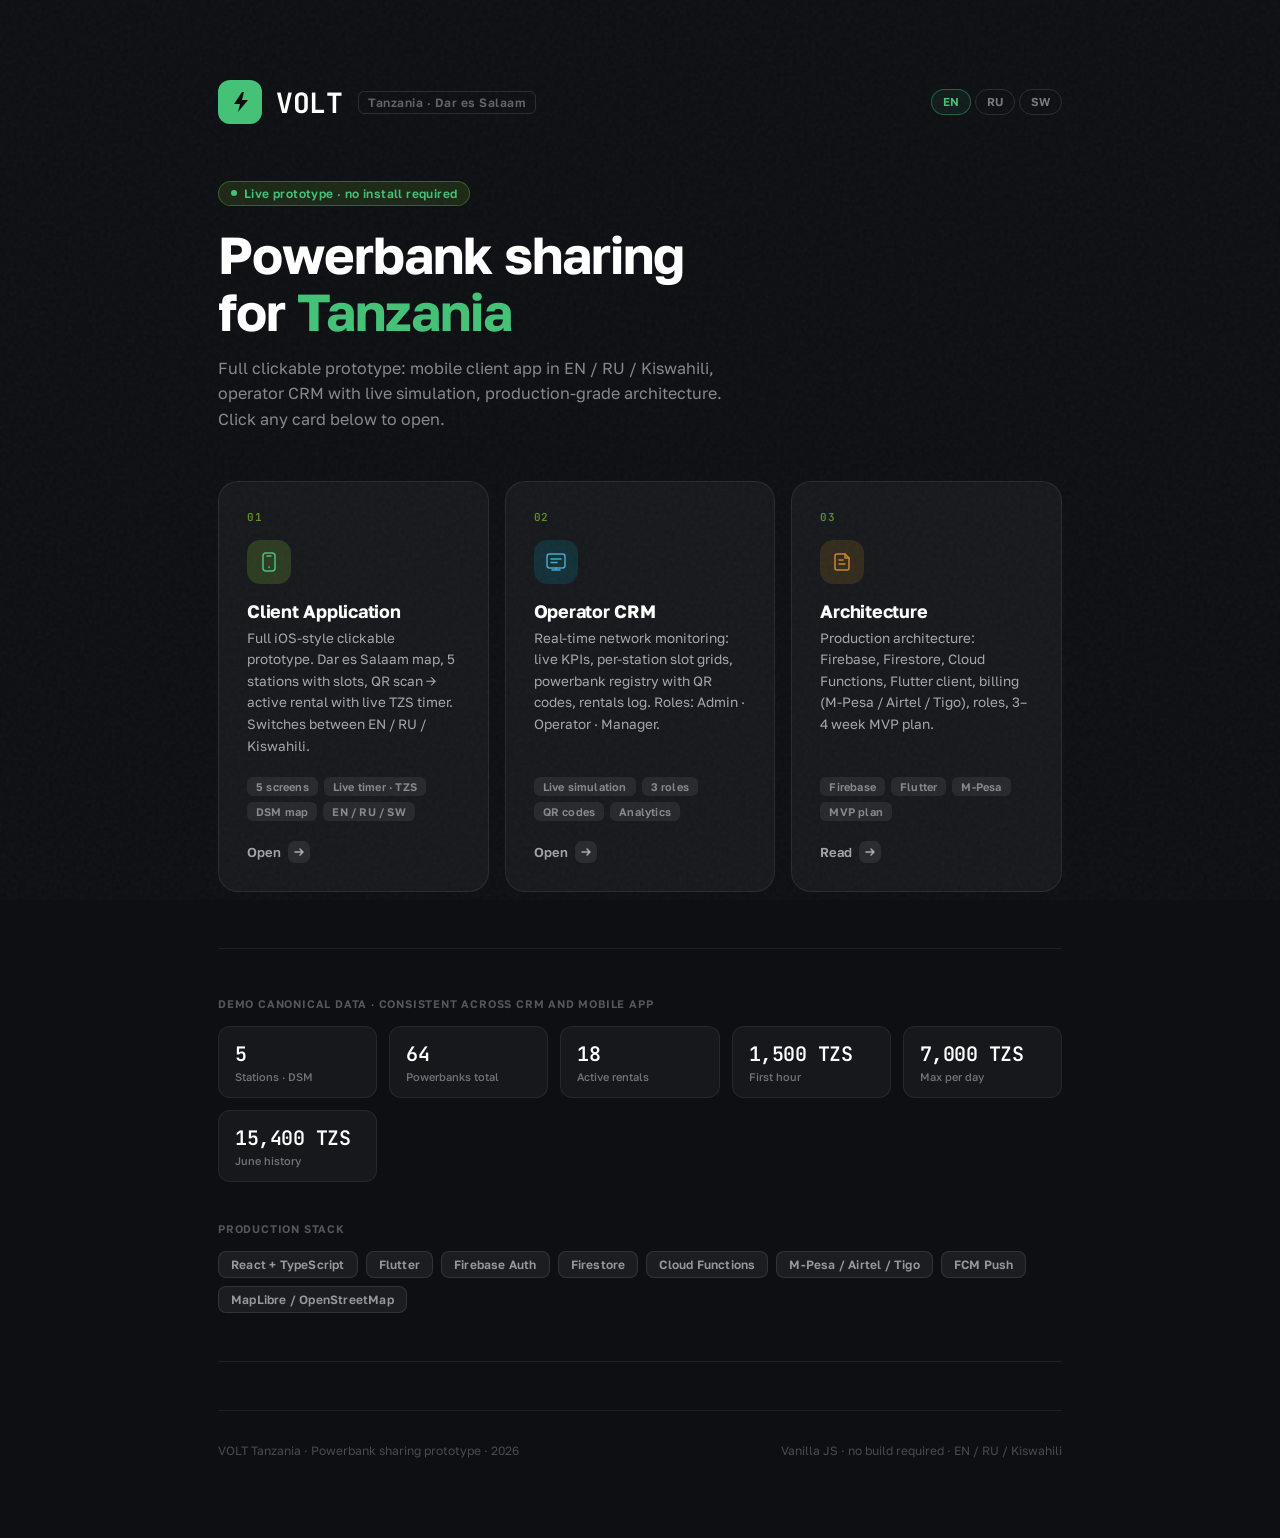
<file: _quarantine/index-old-design.html>
<!DOCTYPE html>
<html lang="en">
<head>
<meta charset="UTF-8"/>
<meta name="viewport" content="width=device-width,initial-scale=1.0"/>
<title>VOLT · Powerbank Sharing — Tanzania</title>
<link rel="preconnect" href="https://fonts.googleapis.com"/>
<link rel="preconnect" href="https://fonts.gstatic.com" crossorigin/>
<link href="https://fonts.googleapis.com/css2?family=Golos+Text:wght@400;500;600;700&family=JetBrains+Mono:wght@400;600&display=swap" rel="stylesheet"/>
<style>
*,*::before,*::after{box-sizing:border-box;margin:0;padding:0}
html{font-size:16px}
body{
  font-family:'Golos Text',system-ui,sans-serif;
  background:#0D0F13;
  color:#fff;
  min-height:100vh;
  -webkit-font-smoothing:antialiased;
}

/* noise */
body::before{
  content:'';
  position:fixed;inset:0;
  background-image:url("data:image/svg+xml,%3Csvg viewBox='0 0 256 256' xmlns='http://www.w3.org/2000/svg'%3E%3Cfilter id='n'%3E%3CfeTurbulence type='fractalNoise' baseFrequency='0.9' numOctaves='4' stitchTiles='stitch'/%3E%3C/filter%3E%3Crect width='100%25' height='100%25' filter='url(%23n)' opacity='.035'/%3E%3C/svg%3E");
  pointer-events:none;z-index:0;
}

.wrap{
  max-width:900px;
  margin:0 auto;
  padding:80px 28px 80px;
  position:relative;z-index:1;
}

/* header */
.header{
  display:flex;align-items:center;gap:14px;
  margin-bottom:56px;
}

.logo-box{
  width:44px;height:44px;border-radius:12px;
  background:#45C278;
  display:flex;align-items:center;justify-content:center;
  flex-shrink:0;
}

.logo-word{
  font-family:'JetBrains Mono',monospace;
  font-size:28px;font-weight:700;
  color:#fff;letter-spacing:-0.5px;
}

.logo-tag{
  font-size:12px;font-weight:600;
  color:rgba(255,255,255,.35);
  border:1px solid rgba(255,255,255,.12);
  padding:3px 9px;border-radius:6px;
  letter-spacing:.5px;
  margin-left:2px;
}

/* hero */
.hero-label{
  display:inline-flex;align-items:center;gap:7px;
  padding:4px 12px;border-radius:20px;
  background:rgba(168,255,62,.1);
  border:1px solid rgba(168,255,62,.25);
  font-size:12px;font-weight:600;color:#45C278;
  letter-spacing:.4px;
  margin-bottom:20px;
}

.hero-dot{
  width:6px;height:6px;border-radius:50%;
  background:#45C278;
  animation:pulse 2s infinite;
}

@keyframes pulse{0%,100%{opacity:1}50%{opacity:.4}}

h1{
  font-size:clamp(32px,5vw,52px);
  font-weight:700;
  letter-spacing:-1px;
  line-height:1.1;
  margin-bottom:16px;
  color:#fff;
}

h1 span{color:#45C278;}

.hero-sub{
  font-size:16px;
  color:rgba(255,255,255,.5);
  line-height:1.6;
  max-width:520px;
  margin-bottom:48px;
}

/* cards grid */
.cards{
  display:grid;
  grid-template-columns:repeat(auto-fit,minmax(260px,1fr));
  gap:16px;
  margin-bottom:56px;
}

.card{
  background:rgba(255,255,255,.04);
  border:1px solid rgba(255,255,255,.08);
  border-radius:20px;
  padding:28px;
  text-decoration:none;
  display:flex;
  flex-direction:column;
  gap:0;
  transition:background 200ms,border-color 200ms,transform 200ms;
  cursor:pointer;
  position:relative;
  overflow:hidden;
}

.card::before{
  content:'';
  position:absolute;inset:0;
  background:linear-gradient(135deg,rgba(168,255,62,.06) 0%,transparent 60%);
  opacity:0;
  transition:opacity 200ms;
}

.card:hover{
  background:rgba(255,255,255,.07);
  border-color:rgba(168,255,62,.3);
  transform:translateY(-2px);
}

.card:hover::before{opacity:1;}
.card:active{transform:scale(.98);}

.card-num{
  font-family:'JetBrains Mono',monospace;
  font-size:11px;font-weight:600;
  color:rgba(168,255,62,.5);
  letter-spacing:.5px;
  margin-bottom:16px;
}

.card-icon{
  width:44px;height:44px;border-radius:13px;
  display:flex;align-items:center;justify-content:center;
  margin-bottom:16px;
  flex-shrink:0;
}

.ci-app { background:rgba(168,255,62,.15); color:#45C278; }
.ci-crm { background:rgba(0,212,255,.12);  color:#47A8C8; }
.ci-doc { background:rgba(255,176,32,.12); color:#C9882E; }

.card-title{
  font-size:18px;font-weight:700;
  color:#fff;letter-spacing:-.25px;
  margin-bottom:6px;
}

.card-desc{
  font-size:13.5px;
  color:rgba(255,255,255,.62);
  line-height:1.6;
  flex:1;
  margin-bottom:20px;
}

.card-tags{
  display:flex;flex-wrap:wrap;gap:6px;
  margin-bottom:20px;
}

.tag{
  padding:3px 9px;border-radius:6px;
  font-size:11px;font-weight:600;
  background:rgba(255,255,255,.07);
  color:rgba(255,255,255,.45);
  letter-spacing:.2px;
}

.card-cta{
  display:flex;align-items:center;gap:7px;
  font-size:13px;font-weight:600;
  color:rgba(255,255,255,.6);
  margin-top:auto;
  transition:color 200ms;
}

.card:hover .card-cta{color:#fff;}

.cta-arrow{
  width:22px;height:22px;border-radius:7px;
  background:rgba(255,255,255,.08);
  display:flex;align-items:center;justify-content:center;
  transition:background 200ms,transform 200ms;
}

.card:hover .cta-arrow{
  background:rgba(168,255,62,.2);
  transform:translateX(3px);
}

/* divider */
.divider{
  height:1px;
  background:rgba(255,255,255,.07);
  margin:48px 0;
}

/* canon data table */
.data-section-label{
  margin-top:40px;
  font-size:11px;font-weight:600;
  color:rgba(255,255,255,.3);
  text-transform:uppercase;letter-spacing:.8px;
  margin-bottom:16px;
}

.data-grid{
  display:grid;
  grid-template-columns:repeat(auto-fit,minmax(150px,1fr));
  gap:12px;
  margin-bottom:40px;
}

.data-item{
  background:rgba(255,255,255,.04);
  border:1px solid rgba(255,255,255,.07);
  border-radius:12px;
  padding:14px 16px;
}

.data-val{
  font-family:'JetBrains Mono',monospace;
  font-size:20px;font-weight:600;
  color:#fff;
  font-variant-numeric:tabular-nums;
  letter-spacing:-.5px;
  margin-bottom:3px;
}

.data-label{
  font-size:11px;color:rgba(255,255,255,.4);
  font-weight:500;
}

/* stack */
.stack-row{
  display:flex;flex-wrap:wrap;gap:8px;
  margin-bottom:8px;
}

.stack-pill{
  padding:5px 12px;border-radius:8px;
  font-size:12px;font-weight:600;
  background:rgba(255,255,255,.06);
  border:1px solid rgba(255,255,255,.1);
  color:rgba(255,255,255,.55);
  letter-spacing:.2px;
}

/* footer */
.footer{
  display:flex;align-items:center;justify-content:space-between;
  flex-wrap:wrap;gap:12px;
  padding-top:32px;
  border-top:1px solid rgba(255,255,255,.07);
  font-size:12px;color:rgba(255,255,255,.25);
}

.footer a{color:rgba(255,255,255,.35);text-decoration:none;}
.footer a:hover{color:rgba(255,255,255,.6);}

.lang-pills{display:flex;gap:4px;margin-left:auto;}
.lang-pill{padding:5px 11px;border:1px solid rgba(255,255,255,.12);border-radius:999px;
  font-size:11.5px;font-weight:600;color:rgba(255,255,255,.45);cursor:pointer;background:none;
  font-family:inherit;transition:all .15s;}
.lang-pill:hover{color:rgba(255,255,255,.75);}
.lang-pill.on{color:#45C278;border-color:rgba(69,194,120,.4);background:rgba(69,194,120,.08);}

@media(max-width:600px){
  .wrap{padding:48px 20px 60px;}
  h1{font-size:28px;}
  .cards{grid-template-columns:1fr;}
  .data-grid{grid-template-columns:repeat(2,1fr);}
}
</style>
</head>
<body>
<div class="wrap">

  <!-- Header -->
  <div class="header">
    <div class="logo-box" aria-hidden="true">
      <svg width="24" height="24" viewBox="0 0 24 24" fill="none">
        <path d="M14 2L6 14h6l-2 8 10-12h-6l2-8z" fill="#0D0F13"/>
      </svg>
    </div>
    <span class="logo-word">VOLT</span>
    <span class="logo-tag">Tanzania · Dar es Salaam</span>
    <div class="lang-pills" role="group" aria-label="Language">
      <button class="lang-pill" data-setlang="en">EN</button>
      <button class="lang-pill" data-setlang="ru">RU</button>
      <button class="lang-pill" data-setlang="sw">SW</button>
    </div>
  </div>

  <!-- Hero -->
  <div class="hero-label">
    <span class="hero-dot" aria-hidden="true"></span>
    <span data-i18n="heroLabel">Live prototype · no install required</span>
  </div>
  <h1 data-i18n-html="h1">Powerbank sharing<br/>for <span>Tanzania</span></h1>
  <p class="hero-sub">
    <span data-i18n="heroSub">Full clickable prototype: mobile client app in EN / RU / Kiswahili, operator CRM with live simulation, production-grade architecture. Click any card below to open.</span>
  </p>

  <!-- Cards -->
  <div class="cards">

    <a class="card" href="app-mobile/index.html">
      <div class="card-num">01</div>
      <div class="card-icon ci-app" aria-hidden="true">
        <svg width="22" height="22" viewBox="0 0 22 22" fill="none" stroke="currentColor" stroke-width="1.5">
          <rect x="5" y="2" width="12" height="18" rx="3"/>
          <path d="M9 5h4M11 16v.5" stroke-linecap="round"/>
        </svg>
      </div>
      <div class="card-title" data-i18n="c1t">Client Application</div>
      <p class="card-desc" data-i18n="c1d">Full iOS-style clickable prototype. Dar es Salaam map, 5 stations with slots, QR scan → active rental with live TZS timer. Switches between EN / RU / Kiswahili.</p>
      <div class="card-tags">
        <span class="tag">5 screens</span>
        <span class="tag">Live timer · TZS</span>
        <span class="tag">DSM map</span>
        <span class="tag">EN / RU / SW</span>
      </div>
      <div class="card-cta">
        <span data-i18n="open">Open</span>
        <span class="cta-arrow" aria-hidden="true">
          <svg width="12" height="12" viewBox="0 0 12 12" fill="none" stroke="currentColor" stroke-width="1.5">
            <path d="M2 6h8M7 3l3 3-3 3" stroke-linecap="round" stroke-linejoin="round"/>
          </svg>
        </span>
      </div>
    </a>

    <a class="card" href="crm/index.html">
      <div class="card-num">02</div>
      <div class="card-icon ci-crm" aria-hidden="true">
        <svg width="22" height="22" viewBox="0 0 22 22" fill="none" stroke="currentColor" stroke-width="1.5">
          <rect x="2" y="3" width="18" height="14" rx="2.5"/>
          <path d="M7 19h8M11 17v2" stroke-linecap="round"/>
          <path d="M6 8h10M6 11.5h6" stroke-linecap="round"/>
        </svg>
      </div>
      <div class="card-title" data-i18n="c2t">Operator CRM</div>
      <p class="card-desc" data-i18n="c2d">Real-time network monitoring: live KPIs, per-station slot grids, powerbank registry with QR codes, rentals log. Roles: Admin · Operator · Manager.</p>
      <div class="card-tags">
        <span class="tag">Live simulation</span>
        <span class="tag">3 roles</span>
        <span class="tag">QR codes</span>
        <span class="tag">Analytics</span>
      </div>
      <div class="card-cta">
        <span data-i18n="open">Open</span>
        <span class="cta-arrow" aria-hidden="true">
          <svg width="12" height="12" viewBox="0 0 12 12" fill="none" stroke="currentColor" stroke-width="1.5">
            <path d="M2 6h8M7 3l3 3-3 3" stroke-linecap="round" stroke-linejoin="round"/>
          </svg>
        </span>
      </div>
    </a>

    <a class="card" href="docs/">
      <div class="card-num">03</div>
      <div class="card-icon ci-doc" aria-hidden="true">
        <svg width="22" height="22" viewBox="0 0 22 22" fill="none" stroke="currentColor" stroke-width="1.5">
          <path d="M14 3H6a2 2 0 00-2 2v12a2 2 0 002 2h10a2 2 0 002-2V7L14 3z"/>
          <path d="M14 3v4h4M8 13h6M8 9h4" stroke-linecap="round"/>
        </svg>
      </div>
      <div class="card-title" data-i18n="c3t">Architecture</div>
      <p class="card-desc" data-i18n="c3d">Production architecture: Firebase, Firestore, Cloud Functions, Flutter client, billing (M-Pesa / Airtel / Tigo), roles, 3–4 week MVP plan.</p>
      <div class="card-tags">
        <span class="tag">Firebase</span>
        <span class="tag">Flutter</span>
        <span class="tag">M-Pesa</span>
        <span class="tag">MVP plan</span>
      </div>
      <div class="card-cta">
        <span data-i18n="read">Read</span>
        <span class="cta-arrow" aria-hidden="true">
          <svg width="12" height="12" viewBox="0 0 12 12" fill="none" stroke="currentColor" stroke-width="1.5">
            <path d="M2 6h8M7 3l3 3-3 3" stroke-linecap="round" stroke-linejoin="round"/>
          </svg>
        </span>
      </div>
    </a>

  </div>

  <!-- Divider + canon data -->
  <div class="divider"></div>

  <div class="data-section-label" data-i18n="canon">Demo canonical data · consistent across CRM and mobile app</div>
  <div class="data-grid">
    <div class="data-item">
      <div class="data-val">5</div>
      <div class="data-label" data-i18n="d1">Stations · DSM</div>
    </div>
    <div class="data-item">
      <div class="data-val">64</div>
      <div class="data-label" data-i18n="d2">Powerbanks total</div>
    </div>
    <div class="data-item">
      <div class="data-val">18</div>
      <div class="data-label" data-i18n="d3">Active rentals</div>
    </div>
    <div class="data-item">
      <div class="data-val">1,500 TZS</div>
      <div class="data-label" data-i18n="d4">First hour</div>
    </div>
    <div class="data-item">
      <div class="data-val">7,000 TZS</div>
      <div class="data-label" data-i18n="d5">Max per day</div>
    </div>
    <div class="data-item">
      <div class="data-val">15,400 TZS</div>
      <div class="data-label" data-i18n="d6">June history</div>
    </div>
  </div>

  <div class="data-section-label" data-i18n="stack">Production stack</div>
  <div class="stack-row">
    <span class="stack-pill">React + TypeScript</span>
    <span class="stack-pill">Flutter</span>
    <span class="stack-pill">Firebase Auth</span>
    <span class="stack-pill">Firestore</span>
    <span class="stack-pill">Cloud Functions</span>
    <span class="stack-pill">M-Pesa / Airtel / Tigo</span>
    <span class="stack-pill">FCM Push</span>
    <span class="stack-pill">MapLibre / OpenStreetMap</span>
  </div>

  <!-- Footer -->
  <div class="divider"></div>
  <div class="footer">
    <span data-i18n="f1">VOLT Tanzania · Powerbank sharing prototype · 2026</span>
    <span data-i18n="f2">Vanilla JS · no build required · EN / RU / Kiswahili</span>
  </div>

</div>

<script>
(function () {
  var L = {
    en: { heroLabel:"Live prototype · no install required",
      h1:"Powerbank sharing<br/>for <span>Tanzania</span>",
      heroSub:"Full clickable prototype: mobile client app in EN / RU / Kiswahili, operator CRM with live simulation, production-grade architecture. Click any card below to open.",
      c1t:"Client Application", c1d:"Full iOS-style clickable prototype. Dar es Salaam map, 5 stations with slots, QR scan → active rental with live TZS timer. Switches between EN / RU / Kiswahili.",
      c2t:"Operator CRM", c2d:"Real-time network monitoring: live KPIs, per-station slot grids, powerbank registry with QR codes, rentals log. Roles: Admin · Operator · Manager.",
      c3t:"Architecture", c3d:"Production architecture: Firebase, Firestore, Cloud Functions, Flutter client, billing (M-Pesa / Airtel / Tigo), roles, 3–4 week MVP plan.",
      open:"Open", read:"Read",
      canon:"Demo canonical data · consistent across CRM and mobile app",
      d1:"Stations · DSM", d2:"Powerbanks total", d3:"Active rentals", d4:"First hour", d5:"Max per day", d6:"June history",
      stack:"Production stack",
      f1:"VOLT Tanzania · Powerbank sharing prototype · 2026", f2:"Vanilla JS · no build required · EN / RU / Kiswahili" },
    ru: { heroLabel:"Живой прототип · без установки",
      h1:"Шеринг повербанков<br/>для <span>Танзании</span>",
      heroSub:"Полный кликабельный прототип: мобильное приложение на EN / RU / суахили, CRM оператора с live-симуляцией, production-архитектура. Нажмите на любую карточку.",
      c1t:"Клиентское приложение", c1d:"Кликабельный прототип в стиле iOS. Карта Дар-эс-Салама, 5 станций со слотами, скан QR → активная аренда с живым таймером в TZS. Переключение EN / RU / суахили.",
      c2t:"CRM оператора", c2d:"Мониторинг сети в реальном времени: живые KPI, слот-гриды станций, реестр повербанков с QR-кодами, журнал аренд. Роли: админ · оператор · менеджер.",
      c3t:"Архитектура", c3d:"Production-архитектура: Firebase, Firestore, Cloud Functions, Flutter-клиент, биллинг (M-Pesa / Airtel / Tigo), роли, план MVP на 3–4 недели.",
      open:"Открыть", read:"Читать",
      canon:"Канонические данные демо · сходятся между CRM и приложением",
      d1:"Станции · DSM", d2:"Всего повербанков", d3:"Активные аренды", d4:"Первый час", d5:"Максимум в сутки", d6:"История за июнь",
      stack:"Технологический стек",
      f1:"VOLT Танзания · прототип шеринга повербанков · 2026", f2:"Vanilla JS · без сборки · EN / RU / суахили" },
    sw: { heroLabel:"Prototip hai · hakuna usakinishaji",
      h1:"Kushiriki powerbank<br/>kwa <span>Tanzania</span>",
      heroSub:"Prototip kamili inayobofyeka: programu ya simu kwa EN / RU / Kiswahili, CRM ya opereta na uigaji hai, usanifu wa uzalishaji. Bofya kadi yoyote hapa chini.",
      c1t:"Programu ya Mteja", c1d:"Prototip ya mtindo wa iOS. Ramani ya Dar es Salaam, vituo 5 vyenye sloti, skani QR → ukodishaji hai na kipima muda cha TZS. Lugha: EN / RU / Kiswahili.",
      c2t:"CRM ya Opereta", c2d:"Ufuatiliaji wa mtandao kwa wakati halisi: KPI hai, gridi za sloti kwa kila kituo, rejista ya betri na misimbo ya QR, kumbukumbu za ukodishaji. Majukumu: Msimamizi · Opereta · Meneja.",
      c3t:"Usanifu", c3d:"Usanifu wa uzalishaji: Firebase, Firestore, Cloud Functions, programu ya Flutter, malipo (M-Pesa / Airtel / Tigo), majukumu, mpango wa MVP wa wiki 3–4.",
      open:"Fungua", read:"Soma",
      canon:"Data ya msingi ya demo · inalingana kati ya CRM na programu",
      d1:"Vituo · DSM", d2:"Jumla ya betri", d3:"Ukodishaji hai", d4:"Saa ya kwanza", d5:"Kiwango cha juu kwa siku", d6:"Historia ya Juni",
      stack:"Production stack",
      f1:"VOLT Tanzania · prototip ya kushiriki powerbank · 2026", f2:"Vanilla JS · bila build · EN / RU / Kiswahili" }
  };
  function apply(lang) {
    var d = L[lang] || L.en;
    document.querySelectorAll("[data-i18n]").forEach(function (el) {
      var k = el.getAttribute("data-i18n");
      if (d[k]) el.textContent = d[k];
    });
    document.querySelectorAll("[data-i18n-html]").forEach(function (el) {
      var k = el.getAttribute("data-i18n-html");
      if (d[k]) el.innerHTML = d[k]; // словарные строки, не пользовательский ввод
    });
    document.documentElement.lang = lang;
    document.querySelectorAll(".lang-pill").forEach(function (b) {
      b.classList.toggle("on", b.getAttribute("data-setlang") === lang);
    });
    // выбор пробрасывается в приложение и CRM
    try {
      localStorage.setItem("volt_landing_lang", lang);
      localStorage.setItem("volt_lang", lang);
      localStorage.setItem("volt_crm_lang", lang);
    } catch (e) {}
  }
  document.querySelectorAll(".lang-pill").forEach(function (b) {
    b.addEventListener("click", function () { apply(b.getAttribute("data-setlang")); });
  });
  var saved;
  try { saved = localStorage.getItem("volt_landing_lang"); } catch (e) {}
  var nav = (navigator.language || "en").slice(0, 2);
  apply(saved || (L[nav] ? nav : "en"));
})();
</script>
</body>
</html>
</file>
<file: app-mobile/styles.css>
/* ══════════════════════════════════════════════════════════════
   VOLT · Design System
   ══════════════════════════════════════════════════════════════ */

@import url('https://fonts.googleapis.com/css2?family=Manrope:wght@400;500;600;700;800&family=JetBrains+Mono:wght@400;600&display=swap');

/* ── Tokens ── */
:root {
  --bg:           #0A0B11;
  --surface:      #131521;
  --surface-2:    #181B29;
  --surface-3:    #1C2030;
  --border:       #262B3D;
  --border-2:     #2E3450;
  --text:         #F2F4FA;
  --text-2:       #C7CDE0;
  --text-muted:   #8B93AC;
  --text-faint:   #5A6178;

  --accent:       #5B8CFF;
  --accent-dim:   #7CA3FF;
  --accent-text:  #F2F4FA;
  --accent-soft:  #1A2440;

  --cyan:         #3FD9FF;
  --cyan-soft:    #15203A;
  --cyan-text:    #7CA3FF;

  --success:      #3DDC97;
  --success-soft: #1A2440;
  --success-text: #3DDC97;

  --warning:      #FFB454;
  --warning-soft: #2C2310;
  --warning-text: #FFB454;

  --danger:       #FF6678;
  --danger-soft:  #2C1518;
  --danger-text:  #FF6678;

  --canvas:       #05060B;

  --r-sm:    8px;
  --r-md:    12px;
  --r-lg:    16px;
  --r-xl:    20px;
  --r-pill:  999px;

  --shadow-xs:  0 1px 3px rgba(0,0,0,.06);
  --shadow-sm:  0 2px 8px rgba(0,0,0,.08);
  --shadow-md:  0 4px 16px rgba(0,0,0,.10);
  --shadow-lg:  0 8px 32px rgba(0,0,0,.14);
  --shadow-xl:  0 16px 64px rgba(0,0,0,.18);
  --shadow-frame: 0 40px 100px rgba(0,0,0,.65), 0 0 0 1px rgba(255,255,255,.04);

  --font:      'Golos Text', system-ui, -apple-system, sans-serif;
  --font-mono: 'JetBrains Mono', 'Menlo', monospace;
  --mono:   'JetBrains Mono', 'SF Mono', 'Fira Code', monospace;

  --ease-out:    cubic-bezier(.25,.46,.45,.94);
  --ease-spring: cubic-bezier(.34,1.56,.64,1);
}

/* ── Reset ── */
*,*::before,*::after { box-sizing:border-box; margin:0; padding:0; }
html { font-size:16px; text-size-adjust:100%; }
body {
  font-family: var(--font);
  background: var(--canvas);
  min-height: 100vh;
  -webkit-font-smoothing: antialiased;
  -moz-osx-font-smoothing: grayscale;
  overflow-x: hidden;
}
button { font-family: var(--font); cursor: pointer; border: none; outline: none; -webkit-tap-highlight-color: transparent; }
input  { font-family: var(--font); border: none; outline: none; }

/* Global focus-visible */
:focus-visible {
  outline: 2px solid var(--accent);
  outline-offset: 2px;
  border-radius: 4px;
}
button:focus:not(:focus-visible) { outline: none; }

/* ══════════════════════════════════════════════════════════════
   CANVAS
   ══════════════════════════════════════════════════════════════ */
.canvas {
  display: flex;
  align-items: center;
  justify-content: center;
  gap: 52px;
  min-height: 100vh;
  padding: 40px 28px;
  position: relative;
}

/* Canvas background noise */
.canvas::before {
  content: '';
  position: fixed;
  inset: 0;
  background-image: url("data:image/svg+xml,%3Csvg viewBox='0 0 256 256' xmlns='http://www.w3.org/2000/svg'%3E%3Cfilter id='noise'%3E%3CfeTurbulence type='fractalNoise' baseFrequency='0.9' numOctaves='4' stitchTiles='stitch'/%3E%3C/filter%3E%3Crect width='100%25' height='100%25' filter='url(%23noise)' opacity='.04'/%3E%3C/svg%3E");
  pointer-events: none;
  z-index: 0;
}

/* ── Canvas meta sidebar ── */
.canvas-meta {
  display: flex;
  flex-direction: column;
  gap: 20px;
  max-width: 200px;
  flex-shrink: 0;
  position: relative;
  z-index: 1;
}

.cm-brand {
  display: flex;
  align-items: center;
  gap: 10px;
}

.cm-wordmark {
  font-family: var(--mono);
  font-size: 26px;
  font-weight: 700;
  color: #131521;
  letter-spacing: -0.5px;
}

.cm-desc {
  font-size: 13px;
  font-weight: 500;
  color: rgba(255,255,255,.5);
  line-height: 1.5;
}

.cm-sub {
  font-size: 11px;
  color: rgba(255,255,255,.28);
  font-weight: 400;
}

.cm-screens {
  display: flex;
  flex-direction: column;
  gap: 4px;
}

.cm-screen-item {
  display: flex;
  align-items: center;
  gap: 10px;
  padding: 8px 10px;
  border-radius: 8px;
  cursor: pointer;
  transition: background 150ms;
  user-select: none;
}

.cm-screen-item:hover { background: rgba(255,255,255,.06); }
.cm-screen-item.active {
  background: rgba(91,140,255,.08);
  border-left: 2px solid rgba(91,140,255,.6);
  padding-left: 8px;
}
.cm-screen-item:not(.active) { border-left: 2px solid transparent; }

.cm-screen-num {
  font-family: var(--mono);
  font-size: 10px;
  color: rgba(91,140,255,.6);
  font-weight: 600;
  flex-shrink: 0;
}

.cm-screen-name {
  font-size: 12px;
  color: rgba(255,255,255,.45);
  font-weight: 500;
}

.cm-screen-item.active .cm-screen-name { color: rgba(255,255,255,.75); }

.cm-tokens {
  display: flex;
  flex-wrap: wrap;
  gap: 4px;
}

.cm-token {
  padding: 3px 8px;
  border-radius: 5px;
  font-size: 10px;
  font-weight: 600;
  letter-spacing: .3px;
}

/* ══════════════════════════════════════════════════════════════
   DEVICE FRAME
   ══════════════════════════════════════════════════════════════ */
.device {
  position: relative;
  width: 414px;
  height: 876px;
  background: #181818;
  border-radius: 56px;
  box-shadow: var(--shadow-frame);
  padding: 16px 12px;
  flex-shrink: 0;
  z-index: 1;
}

/* Side buttons */
.device-btn-vol-up,
.device-btn-vol-down,
.device-btn-power {
  position: absolute;
  background: #282828;
  border-radius: 2px;
}
.device-btn-vol-up   { left:-4px; top:130px; width:4px; height:34px; border-radius:2px 0 0 2px; }
.device-btn-vol-down { left:-4px; top:176px; width:4px; height:34px; border-radius:2px 0 0 2px; }
.device-btn-power    { right:-4px; top:160px; width:4px; height:64px; border-radius:0 2px 2px 0; }

/* Device bezel highlight */
.device::before {
  content: '';
  position: absolute;
  inset: 0;
  border-radius: 56px;
  box-shadow: inset 0 0 0 1.5px rgba(255,255,255,.08);
  pointer-events: none;
}

/* ── Screen wrap ── */
.screen-wrap {
  width: 390px;
  height: 844px;
  border-radius: 44px;
  overflow: hidden;
  background: var(--bg);
  position: relative;
}

/* ── Dynamic Island ── */
.dynamic-island {
  position: absolute;
  top: 12px;
  left: 50%;
  transform: translateX(-50%);
  width: 126px;
  height: 36px;
  background: #0a0a0c;
  border-radius: 20px;
  z-index: 200;
  display: flex;
  align-items: center;
  justify-content: flex-end;
  padding-right: 14px;
}

.di-camera {
  width: 10px;
  height: 10px;
  border-radius: 50%;
  background: #1a1a1f;
  border: 2px solid #222228;
}

/* ── Status bar ── */
.status-bar {
  position: absolute;
  top: 0;
  left: 0;
  right: 0;
  height: 56px;
  display: flex;
  align-items: flex-end;
  justify-content: space-between;
  padding: 0 28px 8px;
  z-index: 150;
  pointer-events: none;
  color: var(--text);
  transition: color 300ms;
}

.sb-time {
  font-size: 15px;
  font-weight: 600;
  letter-spacing: -0.2px;
  color: inherit;
}

.sb-icons {
  display: flex;
  align-items: center;
  gap: 5px;
  color: inherit;
}

/* Dark screens: white status bar */
#screen-station.active ~ * .status-bar,
#screen-rent.active ~ * .status-bar {
  color: #fff;
}
.status-bar-dark { color: #fff !important; }

/* ══════════════════════════════════════════════════════════════
   SCREEN SYSTEM
   ══════════════════════════════════════════════════════════════ */
.screen {
  position: absolute;
  inset: 0;
  background: var(--bg);
  display: flex;
  flex-direction: column;
  opacity: 0;
  pointer-events: none;
  transform: translateX(24px);
  transition: opacity 280ms var(--ease-out), transform 280ms var(--ease-out);
  will-change: opacity, transform;
}

.screen.active {
  opacity: 1;
  pointer-events: all;
  transform: translateX(0);
}

.screen.exit {
  opacity: 0;
  transform: translateX(-24px);
  pointer-events: none;
}

/* ══════════════════════════════════════════════════════════════
   TAB BAR
   ══════════════════════════════════════════════════════════════ */
.tab-bar {
  position: absolute;
  bottom: 0;
  left: 0;
  right: 0;
  height: 82px;
  background: rgba(255,255,255,.96);
  backdrop-filter: blur(20px);
  -webkit-backdrop-filter: blur(20px);
  border-top: 1px solid var(--border);
  display: flex;
  align-items: flex-start;
  padding: 8px 0 0;
  z-index: 190;
}

.tab-item {
  flex: 1;
  display: flex;
  flex-direction: column;
  align-items: center;
  gap: 3px;
  padding: 4px 0;
  background: none;
  color: var(--text-muted);
  transition: color 200ms;
  user-select: none;
  min-height: 44px;
  justify-content: center;
}

.tab-item.active { color: var(--text); }

.ti-icon {
  position: relative;
  width: 24px;
  height: 24px;
  display: flex;
  align-items: center;
  justify-content: center;
}

.ti-dot {
  position: absolute;
  bottom: -4px;
  left: 50%;
  transform: translateX(-50%);
  width: 4px;
  height: 4px;
  border-radius: 50%;
  background: var(--accent);
  opacity: 0;
  transition: opacity 200ms;
}

.tab-item.active .ti-dot { opacity: 1; }

.ti-label {
  font-size: 10px;
  font-weight: 500;
  letter-spacing: 0.15px;
}

/* ══════════════════════════════════════════════════════════════
   SCREEN: MAP
   ══════════════════════════════════════════════════════════════ */
.map-wrap {
  position: absolute;
  inset: 0;
  top: 56px;
  bottom: 82px;
  pointer-events: none;
}

.map-wrap svg {
  width: 100%;
  height: 100%;
  pointer-events: none;
}

.map-pin {
  transition: transform 150ms var(--ease-spring);
  cursor: pointer;
  transform-box: fill-box;
  transform-origin: bottom center;
  pointer-events: all;
}

.map-pin:hover  { transform: scale(1.15) translateY(-2px); }
.map-pin:active { transform: scale(0.95); }
.map-pin:focus-visible { outline: 2px solid var(--accent); outline-offset: 3px; border-radius: 4px; }

/* ── Map top bar: home + lang ── */
.map-topbar {
  position: absolute;
  top: 16px;
  left: 16px;
  right: 16px;
  display: flex;
  align-items: center;
  justify-content: space-between;
  z-index: 11;
  pointer-events: none;
}
.map-topbar > * { pointer-events: all; }

.map-home-btn {
  display: flex;
  align-items: center;
  justify-content: center;
  width: 36px;
  height: 36px;
  background: var(--surface);
  border-radius: 50%;
  box-shadow: var(--shadow-lg);
  color: var(--text);
  text-decoration: none;
  transition: background 150ms, transform 120ms, box-shadow 150ms;
  border: 1px solid var(--border);
}
.map-home-btn:hover  { background: var(--surface-2); box-shadow: var(--shadow-xl, var(--shadow-lg)); }
.map-home-btn:active { transform: scale(0.93); }

.map-lang-row {
  display: flex;
  gap: 4px;
  background: var(--surface);
  border-radius: var(--r-pill);
  padding: 3px;
  box-shadow: var(--shadow-lg);
  border: 1px solid var(--border);
}
.map-lang-btn {
  font-family: var(--font-mono, 'JetBrains Mono', monospace);
  font-size: 10px;
  font-weight: 700;
  letter-spacing: .5px;
  padding: 4px 8px;
  border: none;
  background: none;
  color: var(--text-muted);
  border-radius: calc(var(--r-pill) - 2px);
  cursor: pointer;
  transition: background 150ms, color 150ms;
  line-height: 1;
}
.map-lang-btn:hover { background: var(--surface-2); color: var(--text); }
.map-lang-btn.map-lang-active {
  background: var(--accent);
  color: var(--accent-text);
}

.map-search-row {
  position: absolute;
  top: 68px;
  left: 16px;
  right: 16px;
  display: flex;
  gap: 8px;
  z-index: 10;
}

.map-search-pill {
  flex: 1;
  height: 44px;
  background: var(--surface);
  border-radius: 22px;
  border: 1px solid var(--border);
  box-shadow: var(--shadow-md);
  display: flex;
  align-items: center;
  gap: 10px;
  padding: 0 16px;
  color: var(--text-muted);
  font-size: 14px;
  font-weight: 400;
  transition: box-shadow 150ms, border-color 150ms;
}

.map-search-pill:hover { border-color: var(--border-2); box-shadow: var(--shadow-lg); }

.map-geo-btn {
  width: 44px;
  height: 44px;
  border-radius: 50%;
  background: var(--surface);
  border: 1px solid var(--border);
  box-shadow: var(--shadow-md);
  display: flex;
  align-items: center;
  justify-content: center;
  color: var(--text);
  flex-shrink: 0;
  transition: background 150ms, box-shadow 150ms;
}

.map-geo-btn:hover  { background: var(--surface-2); box-shadow: var(--shadow-lg); }
.map-geo-btn:active { background: var(--surface-3); transform: scale(0.95); }

.map-chips {
  position: absolute;
  top: 122px;
  left: 16px;
  right: 16px;
  display: flex;
  gap: 6px;
  z-index: 10;
  overflow-x: auto;
  scrollbar-width: none;
}
.map-chips::-webkit-scrollbar { display: none; }

.chip {
  height: 32px;
  padding: 0 12px;
  border-radius: var(--r-pill);
  font-size: 12px;
  font-weight: 600;
  background: var(--surface);
  border: 1px solid var(--border);
  color: var(--text-muted);
  box-shadow: var(--shadow-xs);
  white-space: nowrap;
  transition: all 150ms;
  flex-shrink: 0;
}

.chip:hover { border-color: var(--border-2); color: var(--text); }
.chip-active {
  background: var(--text);
  border-color: var(--text);
  color: white;
}

/* Bottom sheet */
.bottom-sheet {
  position: absolute;
  bottom: 82px;
  left: 0;
  right: 0;
  background: var(--surface);
  border-radius: 20px 20px 0 0;
  box-shadow: 0 -6px 30px rgba(0,0,0,.10);
  z-index: 50;
  max-height: 300px;
  display: flex;
  flex-direction: column;
}

.sheet-handle {
  width: 36px;
  height: 4px;
  background: var(--border);
  border-radius: 2px;
  margin: 10px auto 0;
  flex-shrink: 0;
}

.sheet-header {
  display: flex;
  align-items: center;
  justify-content: space-between;
  padding: 12px 16px 8px;
  flex-shrink: 0;
}

.sheet-title {
  font-size: 12px;
  font-weight: 600;
  color: var(--text-muted);
  text-transform: uppercase;
  letter-spacing: .8px;
}

.sheet-count {
  font-size: 11px;
  color: var(--text-faint);
  font-weight: 500;
}

.sheet-scroll {
  overflow-y: auto;
  flex: 1;
  padding: 0 16px 12px;
  -webkit-overflow-scrolling: touch;
}

.sheet-scroll::-webkit-scrollbar { width: 3px; }
.sheet-scroll::-webkit-scrollbar-thumb { background: var(--border); border-radius: 2px; }

/* Station row */
.station-row {
  display: flex;
  align-items: center;
  gap: 12px;
  width: 100%;
  padding: 10px 0;
  background: none;
  border: none;
  border-bottom: 1px solid var(--surface-2);
  cursor: pointer;
  transition: opacity 150ms;
  min-height: 52px;
  text-align: left;
}

.station-row:last-of-type { border-bottom: none; }
.station-row:hover  { background: var(--surface-2); border-radius: var(--r-md); }
.station-row:active { opacity: .7; transform: scale(.99); }

.station-row-icon {
  width: 38px;
  height: 38px;
  border-radius: 12px;
  display: flex;
  align-items: center;
  justify-content: center;
  flex-shrink: 0;
}

.icon-green  { background: var(--success-soft); color: var(--success-text); }
.icon-yellow { background: var(--warning-soft); color: var(--warning-text); }
.icon-gray   { background: var(--surface-2); color: var(--text-muted); }
.icon-blue   { background: #DBEAFE; color: #1D4ED8; }
.icon-orange { background: #2C2310; color: #B45309; }
.icon-purple { background: #EDE9FE; color: #6D28D9; }
.icon-green-soft { background: var(--accent-soft); color: var(--success-text); }
.icon-muted  { background: var(--surface-2); color: var(--text-muted); }

.station-row-body {
  flex: 1;
  min-width: 0;
  display: flex;
  flex-direction: column;
  gap: 2px;
}

.station-row-name {
  font-size: 14px;
  font-weight: 500;
  color: var(--text);
  white-space: nowrap;
  overflow: hidden;
  text-overflow: ellipsis;
}

.station-row-sub {
  font-size: 12px;
  color: var(--text-muted);
}

.station-row-right {
  display: flex;
  align-items: center;
  gap: 6px;
  flex-shrink: 0;
}

.row-arrow { color: var(--text-faint); }

/* ══════════════════════════════════════════════════════════════
   BADGES
   ══════════════════════════════════════════════════════════════ */
.badge {
  display: inline-flex;
  align-items: center;
  gap: 4px;
  padding: 3px 8px;
  border-radius: 6px;
  font-size: 11px;
  font-weight: 600;
  letter-spacing: .1px;
  font-variant-numeric: tabular-nums;
  flex-shrink: 0;
}

.badge-green  { background: var(--success-soft); color: var(--success-text); }
.badge-yellow { background: var(--warning-soft); color: var(--warning-text); }
.badge-gray   { background: var(--surface-2); color: var(--text-muted); }
.badge-red    { background: var(--danger-soft); color: var(--danger-text); }
.badge-accent { background: var(--accent); color: var(--accent-text); }
.badge-cyan   { background: var(--cyan-soft); color: var(--cyan-text); }

.badge-green-dot {
  display: inline-flex;
  align-items: center;
  gap: 5px;
  padding: 3px 8px 3px 6px;
  border-radius: 6px;
  font-size: 11px;
  font-weight: 600;
  background: var(--success-soft);
  color: var(--success-text);
}

.active-dot-badge {
  display: inline-flex;
  align-items: center;
  gap: 5px;
  padding: 2px 8px 2px 5px;
  border-radius: 6px;
  font-size: 11px;
  font-weight: 600;
  background: var(--success-soft);
  color: var(--success-text);
}

.badge-dot-pulse {
  display: inline-block;
  width: 6px;
  height: 6px;
  border-radius: 50%;
  background: var(--success);
  animation: dot-pulse 2s ease-in-out infinite;
}

@keyframes dot-pulse {
  0%,100% { opacity: 1; transform: scale(1); }
  50%      { opacity: .5; transform: scale(.8); }
}

/* ══════════════════════════════════════════════════════════════
   SCREEN: STATION
   ══════════════════════════════════════════════════════════════ */
.station-hero {
  position: relative;
  height: 200px;
  flex-shrink: 0;
  background: linear-gradient(160deg, #151E34 0%, #0D1420 60%, #0A1118 100%);
  overflow: hidden;
  display: flex;
  flex-direction: column;
  justify-content: flex-end;
  padding: 0 16px 0;
}

/* animate a slow ambient glow in hero */
.station-hero::after {
  content: '';
  position: absolute;
  top: -40px;
  right: -40px;
  width: 180px;
  height: 180px;
  background: radial-gradient(circle, rgba(63,217,255,.08) 0%, transparent 70%);
  animation: hero-glow-drift 8s ease-in-out infinite alternate;
  pointer-events: none;
}
@keyframes hero-glow-drift {
  0%   { transform: translate(0,0) scale(1); }
  100% { transform: translate(-20px, 20px) scale(1.2); }
}

.sh-grid {
  position: absolute;
  inset: 0;
  background-image:
    linear-gradient(rgba(91,140,255,.06) 1px, transparent 1px),
    linear-gradient(90deg, rgba(91,140,255,.06) 1px, transparent 1px);
  background-size: 28px 28px;
  pointer-events: none;
}

.sh-glow {
  position: absolute;
  top: -60px;
  left: -60px;
  width: 240px;
  height: 240px;
  background: radial-gradient(circle, rgba(91,140,255,.12) 0%, transparent 70%);
  pointer-events: none;
}

.sh-back {
  position: absolute;
  top: 64px;
  left: 16px;
  width: 36px;
  height: 36px;
  border-radius: 10px;
  background: rgba(255,255,255,.12);
  backdrop-filter: blur(8px);
  display: flex;
  align-items: center;
  justify-content: center;
  color: white;
  transition: background 150ms, transform 100ms;
  flex-shrink: 0;
}

.sh-back:hover  { background: rgba(255,255,255,.2); }
.sh-back:active { background: rgba(255,255,255,.3); transform: scale(.93); }

.sh-share-btn {
  position: absolute;
  top: 64px;
  right: 16px;
  width: 36px;
  height: 36px;
  border-radius: 10px;
  background: rgba(255,255,255,.12);
  backdrop-filter: blur(8px);
  display: flex;
  align-items: center;
  justify-content: center;
  color: white;
  cursor: pointer;
  transition: background 150ms;
  flex-shrink: 0;
}

.sh-share-btn:hover  { background: rgba(255,255,255,.2); }
.sh-share-btn:active { background: rgba(255,255,255,.3); }

.sh-content {
  position: relative;
  z-index: 1;
  padding-top: 8px;
}

.sh-status {
  display: inline-flex;
  align-items: center;
  gap: 5px;
  padding: 3px 9px;
  background: rgba(61,220,151,.2);
  border: 1px solid rgba(61,220,151,.35);
  border-radius: 6px;
  font-size: 10.5px;
  font-weight: 600;
  color: #86EFAC;
  letter-spacing: .3px;
  margin-bottom: 6px;
}

.sh-status-dot {
  width: 5px;
  height: 5px;
  border-radius: 50%;
  background: #86EFAC;
  animation: dot-pulse 2s infinite;
}

.sh-name {
  font-size: 19px;
  font-weight: 700;
  color: #fff;
  letter-spacing: -0.3px;
  line-height: 1.2;
}

.sh-address {
  font-size: 12px;
  color: rgba(255,255,255,.5);
  margin-top: 3px;
}

.sh-stats {
  display: flex;
  align-items: center;
  gap: 0;
  background: rgba(255,255,255,.06);
  border: 1px solid rgba(255,255,255,.08);
  border-radius: 10px;
  padding: 10px 0;
  margin-top: 12px;
  margin-bottom: 0;
  position: relative;
  z-index: 1;
}

.sh-stat {
  flex: 1;
  display: flex;
  flex-direction: column;
  align-items: center;
  gap: 2px;
}

.sh-stat-val {
  font-size: 16px;
  font-weight: 700;
  color: #fff;
  font-variant-numeric: tabular-nums;
  letter-spacing: -.3px;
}

.sh-stat-lbl {
  font-size: 10px;
  color: rgba(255,255,255,.45);
  font-weight: 500;
}

.sh-stat-div {
  width: 1px;
  height: 28px;
  background: rgba(255,255,255,.1);
}

.sh-accent-bar {
  position: absolute;
  bottom: 0;
  left: 0;
  right: 0;
  height: 3px;
  background: linear-gradient(90deg, var(--accent), var(--cyan));
}

/* Station scrollable content */
.station-scroll {
  flex: 1;
  overflow-y: auto;
  padding: 16px;
  padding-bottom: 100px;
  -webkit-overflow-scrolling: touch;
  scroll-behavior: smooth;
}

.station-scroll::-webkit-scrollbar { width: 3px; }
.station-scroll::-webkit-scrollbar-thumb { background: var(--border); border-radius:2px; }

.section-row {
  display: flex;
  align-items: center;
  justify-content: space-between;
  margin-bottom: 12px;
}

.section-label {
  font-size: 11px;
  font-weight: 600;
  color: var(--text-muted);
  text-transform: uppercase;
  letter-spacing: .8px;
}

.section-meta {
  font-size: 11px;
  color: var(--text-faint);
}

.section-link {
  font-size: 12px;
  font-weight: 600;
  color: var(--text);
  background: none;
  border: none;
  cursor: pointer;
  padding: 0;
}
.section-row-mt { margin-top: 16px; }

/* Slot grid */
.slot-grid {
  display: grid;
  grid-template-columns: repeat(4,1fr);
  gap: 8px;
  margin-bottom: 16px;
}

.slot {
  aspect-ratio: 1;
  border-radius: 10px;
  display: flex;
  flex-direction: column;
  align-items: center;
  justify-content: center;
  gap: 2px;
  cursor: pointer;
  position: relative;
  transition: transform 150ms var(--ease-spring), box-shadow 150ms;
  border: 1.5px solid transparent;
  overflow: hidden;
}

.slot:focus-visible { outline: 2px solid var(--accent); outline-offset: 2px; }

.slot-charged {
  background: #161927;
  border-color: #262B3D;
  color: var(--success-text);
}

.slot-charged:hover {
  transform: scale(1.06);
  box-shadow: 0 4px 14px rgba(61,220,151,.2);
}

.slot-charging {
  background: #15203A;
  border-color: #2E3450;
  color: var(--cyan-text);
  animation: slot-pulse 2.5s ease-in-out infinite;
}

@keyframes slot-pulse {
  0%,100% { box-shadow: 0 0 0 0 rgba(63,217,255,.15); }
  50%      { box-shadow: 0 0 0 6px rgba(63,217,255,0); }
}

.slot-empty {
  background: var(--surface-2);
  border: 1.5px dashed var(--border-2);
  color: var(--border-2);
  cursor: default;
}

.slot-selected {
  border-color: var(--accent) !important;
  box-shadow: 0 0 0 3px rgba(91,140,255,.20) !important;
  transform: scale(1.06);
}

.slot-pct {
  font-size: 10.5px;
  font-weight: 700;
  font-variant-numeric: tabular-nums;
  line-height: 1;
}

.slot-empty .slot-pct { opacity: .3; }

.slot-charging-badge {
  position: absolute;
  top: 3px;
  right: 3px;
  background: var(--cyan);
  color: #003444;
  font-size: 7px;
  font-weight: 700;
  padding: 1px 4px;
  border-radius: 3px;
}

/* Slot panel */
.slot-panel {
  display: flex;
  align-items: center;
  gap: 12px;
  background: var(--surface);
  border: 1px solid var(--border);
  border-radius: var(--r-lg);
  padding: 12px 14px;
  margin-bottom: 16px;
  box-shadow: var(--shadow-sm);
  animation: slide-up 200ms var(--ease-out);
}

@keyframes slide-up {
  from { opacity: 0; transform: translateY(8px); }
  to   { opacity: 1; transform: translateY(0); }
}

.slot-panel.hidden { display: none; }

.slot-panel-icon {
  width: 40px;
  height: 40px;
  border-radius: 11px;
  background: var(--success-soft);
  color: var(--success-text);
  display: flex;
  align-items: center;
  justify-content: center;
  flex-shrink: 0;
}

.slot-panel-info { flex: 1; min-width: 0; }

.slot-panel-serial {
  font-family: var(--mono);
  font-size: 13px;
  font-weight: 600;
  color: var(--text);
  margin-bottom: 2px;
}

.slot-panel-meta {
  font-size: 11.5px;
  color: var(--text-muted);
}

.slot-panel-btn {
  height: 36px;
  padding: 0 14px;
  border-radius: 9px;
  background: var(--text);
  color: white;
  font-size: 12.5px;
  font-weight: 600;
  flex-shrink: 0;
  transition: opacity 150ms, transform 150ms;
}

.slot-panel-btn:hover  { opacity: .88; }
.slot-panel-btn:active { transform: scale(.96); }

/* Tariff card */
.tariff-card {
  background: var(--surface);
  border: 1px solid var(--border);
  border-radius: var(--r-lg);
  padding: 14px 16px;
  box-shadow: var(--shadow-sm);
  margin-bottom: 16px;
}

.tariff-row {
  display: flex;
  align-items: center;
  justify-content: space-between;
  padding: 7px 0;
}

.tariff-divider {
  height: 1px;
  background: var(--surface-2);
}

.tariff-label {
  font-size: 13px;
  color: var(--text-muted);
}

.tariff-val {
  font-size: 13px;
  font-weight: 700;
  color: var(--text);
  font-variant-numeric: tabular-nums;
}

.tariff-val-accent { color: var(--success-text); }

.tariff-deposit {
  font-size: 11px;
  color: var(--text-faint);
  margin-top: 10px;
  padding-top: 10px;
  border-top: 1px solid var(--surface-2);
}

/* Reviews */
.reviews-row {
  display: flex;
  gap: 10px;
  overflow-x: auto;
  scrollbar-width: none;
  padding-bottom: 2px;
}
.reviews-row::-webkit-scrollbar { display: none; }

.review-card {
  background: var(--surface);
  border: 1px solid var(--border);
  border-radius: var(--r-lg);
  padding: 12px 14px;
  min-width: 200px;
  box-shadow: var(--shadow-xs);
  flex-shrink: 0;
}

.review-stars { margin-bottom: 8px; }

.review-text {
  font-size: 12px;
  color: var(--text-2);
  line-height: 1.45;
  margin-bottom: 8px;
}

.review-author {
  font-size: 11px;
  color: var(--text-faint);
}

/* Station CTA */
.station-cta {
  position: absolute;
  bottom: 82px;
  left: 0;
  right: 0;
  padding: 12px 16px;
  background: linear-gradient(to top, var(--bg) 75%, transparent 100%);
}

/* ══════════════════════════════════════════════════════════════
   BUTTONS
   ══════════════════════════════════════════════════════════════ */
.btn {
  display: flex;
  align-items: center;
  justify-content: center;
  gap: 8px;
  height: 52px;
  border-radius: var(--r-md);
  font-size: 15px;
  font-weight: 600;
  letter-spacing: -.1px;
  transition: transform 120ms, opacity 120ms, box-shadow 120ms;
  position: relative;
  overflow: hidden;
  width: 100%;
  flex-shrink: 0;
  user-select: none;
}

.btn:active { transform: scale(.98); }

.btn-accent {
  background: var(--accent);
  color: var(--accent-text);
  box-shadow: 0 4px 20px rgba(91,140,255,.18);
}
.btn-accent:hover { box-shadow: 0 6px 24px rgba(91,140,255,.24); }

.btn-primary {
  background: var(--text);
  color: #fff;
}
.btn-primary:active { opacity: .88; }

.btn-secondary {
  background: var(--surface-2);
  color: var(--text);
  border: 1px solid var(--border);
}
.btn-secondary:active { background: var(--surface-3); }

.btn-ghost {
  background: transparent;
  color: var(--text);
  border: 1px solid var(--border);
}
.btn-ghost:hover { background: var(--surface-2); }

/* Ripple */
.ripple {
  position: absolute;
  border-radius: 50%;
  background: rgba(255,255,255,.28);
  transform: scale(0);
  animation: ripple 550ms ease-out forwards;
  pointer-events: none;
}
@keyframes ripple {
  to { transform: scale(3.5); opacity: 0; }
}

/* ══════════════════════════════════════════════════════════════
   SCREEN: QR / RENT
   ══════════════════════════════════════════════════════════════ */
.qr-view {
  display: flex;
  flex-direction: column;
  flex: 1;
  overflow: hidden;
}

.qr-topbar {
  display: flex;
  align-items: center;
  justify-content: space-between;
  padding: 60px 16px 20px;
}

.back-btn {
  width: 36px;
  height: 36px;
  border-radius: 10px;
  background: var(--surface-2);
  border: 1px solid var(--border);
  display: flex;
  align-items: center;
  justify-content: center;
  color: var(--text);
  transition: background 150ms;
  flex-shrink: 0;
}
.back-btn:hover  { background: var(--surface-3); }
.back-btn:active { transform: scale(.95); }

.screen-title {
  font-size: 17px;
  font-weight: 700;
  color: var(--text);
  letter-spacing: -.25px;
}

.qr-area {
  flex: 1;
  display: flex;
  flex-direction: column;
  align-items: center;
  padding: 16px 28px 0;
}

.qr-finder {
  width: 268px;
  height: 268px;
  background: #F2F4FA;
  border-radius: 18px;
  position: relative;
  overflow: hidden;
  flex-shrink: 0;
}

.qf-grid {
  position: absolute;
  inset: 0;
  background-image:
    linear-gradient(rgba(91,140,255,.05) 1px, transparent 1px),
    linear-gradient(90deg, rgba(91,140,255,.05) 1px, transparent 1px);
  background-size: 27px 27px;
}

.qf-corner {
  position: absolute;
  width: 28px;
  height: 28px;
  border-color: var(--accent);
  border-style: solid;
  border-width: 0;
  z-index: 2;
}
.qf-tl { top:14px; left:14px; border-top-width:3px; border-left-width:3px; border-radius:4px 0 0 0; }
.qf-tr { top:14px; right:14px; border-top-width:3px; border-right-width:3px; border-radius:0 4px 0 0; }
.qf-bl { bottom:14px; left:14px; border-bottom-width:3px; border-left-width:3px; border-radius:0 0 0 4px; }
.qf-br { bottom:14px; right:14px; border-bottom-width:3px; border-right-width:3px; border-radius:0 0 4px 0; }

.qf-line {
  position: absolute;
  left: 18px;
  right: 18px;
  height: 2px;
  background: linear-gradient(90deg, transparent, var(--accent), transparent);
  
  border-radius: 1px;
  animation: qr-scan 2.2s ease-in-out infinite;
  z-index: 2;
}

@keyframes qr-scan {
  0%   { top: 22px; opacity: 0; }
  8%   { opacity: 1; }
  92%  { opacity: 1; }
  100% { top: 234px; opacity: 0; }
}

/* QR locked state — green border flash */
.qr-finder.qr-locked {
  border: 2px solid var(--accent);
  box-shadow: 0 0 0 4px rgba(91,140,255,.15), inset 0 0 0 2px rgba(91,140,255,.1);
  transition: border-color 150ms, box-shadow 150ms;
}
.qr-finder.qr-locked .qf-corner {
  border-color: var(--accent);
  animation: corner-flash 300ms ease-out;
}
@keyframes corner-flash {
  0%   { opacity: .3; }
  50%  { opacity: 1; }
  100% { opacity: 1; }
}
.qr-finder.qr-locked .qf-line {
  background: linear-gradient(90deg, transparent, var(--accent), transparent);
  animation: none;
  top: 50%;
  opacity: 1;
  box-shadow: none;
}

.qf-hint-inner {
  position: absolute;
  bottom: 16px;
  left: 0;
  right: 0;
  text-align: center;
  font-size: 11px;
  color: rgba(255,255,255,.35);
  line-height: 1.5;
  z-index: 2;
}

.qr-hint {
  font-size: 13px;
  color: var(--text-muted);
  text-align: center;
  margin-top: 20px;
  line-height: 1.5;
}

.qr-manual-btn {
  display: flex;
  align-items: center;
  gap: 7px;
  height: 40px;
  padding: 0 16px;
  border-radius: 10px;
  background: var(--surface);
  border: 1px solid var(--border);
  color: var(--text);
  font-size: 13.5px;
  font-weight: 500;
  margin-top: 14px;
  transition: background 150ms;
}
.qr-manual-btn:hover  { background: var(--surface-2); }
.qr-manual-btn:active { background: var(--surface-3); }

.qr-scan-status {
  display: flex;
  align-items: center;
  gap: 7px;
  font-size: 12px;
  color: var(--text-muted);
  margin-top: 16px;
}

.qss-dot {
  width: 7px;
  height: 7px;
  border-radius: 50%;
  background: var(--accent);
  animation: dot-pulse 1.5s infinite;
}

/* Confirm sheet */
.confirm-sheet {
  position: absolute;
  inset: 0;
  background: var(--surface);
  border-radius: 22px 22px 0 0;
  padding: 14px 20px 20px;
  display: flex;
  flex-direction: column;
  gap: 0;
  z-index: 80;
  box-shadow: 0 -8px 40px rgba(0,0,0,.15);
  animation: sheet-in 300ms var(--ease-out);
  overflow-y: auto;
  -webkit-overflow-scrolling: touch;
}

@keyframes sheet-in {
  from { transform: translateY(100%); }
  to   { transform: translateY(0); }
}

.confirm-sheet[hidden] { display: none; }

.cs-handle {
  width: 36px;
  height: 4px;
  background: var(--border);
  border-radius: 2px;
  margin: 0 auto 18px;
  flex-shrink: 0;
}

.cs-header {
  display: flex;
  align-items: center;
  gap: 14px;
  margin-bottom: 16px;
}

.cs-icon-wrap {
  width: 44px;
  height: 44px;
  border-radius: 13px;
  background: var(--success-soft);
  color: var(--success-text);
  display: flex;
  align-items: center;
  justify-content: center;
  flex-shrink: 0;
}

.cs-serial {
  font-family: var(--mono);
  font-size: 15px;
  font-weight: 600;
  color: var(--text);
}

.cs-location {
  font-size: 12px;
  color: var(--text-muted);
  margin-top: 2px;
}

.cs-charge-badge {
  margin-left: auto;
  display: flex;
  align-items: center;
  gap: 4px;
  background: var(--accent-soft);
  color: var(--success-text);
  font-size: 12px;
  font-weight: 700;
  padding: 5px 10px;
  border-radius: 8px;
  flex-shrink: 0;
}

.cs-rows {
  background: var(--surface-2);
  border-radius: 12px;
  overflow: hidden;
  margin-bottom: 14px;
}

.cs-row {
  display: flex;
  justify-content: space-between;
  padding: 10px 14px;
  border-bottom: 1px solid var(--border);
}
.cs-row:last-child { border-bottom: none; }

.cs-row-label { font-size: 13px; color: var(--text-muted); }
.cs-row-val   { font-size: 13px; font-weight: 600; color: var(--text); text-align: right; max-width: 55%; }

.cs-tariff {
  background: linear-gradient(135deg, #161927, #1A2440);
  border: 1px solid #262B3D;
  border-radius: 12px;
  padding: 14px;
  margin-bottom: 10px;
}

.cst-main {
  display: flex;
  align-items: baseline;
  gap: 6px;
  margin-bottom: 5px;
}

.cst-price {
  font-size: 24px;
  font-weight: 800;
  color: var(--success-text);
  letter-spacing: -.4px;
  font-variant-numeric: tabular-nums;
}

.cst-per {
  font-size: 14px;
  color: var(--success-text);
  font-weight: 600;
}

.cst-sub {
  font-size: 12px;
  color: var(--success-text);
  opacity: .7;
}

.cs-deposit {
  font-size: 11.5px;
  color: var(--text-muted);
  line-height: 1.5;
  margin-bottom: 16px;
}

.cs-cancel-btn {
  margin-top: 8px;
  height: 44px;
}

/* Active rental */
.rental-active {
  display: flex;
  flex-direction: column;
  flex: 1;
  overflow-y: auto;
  padding: 60px 16px 96px;
  -webkit-overflow-scrolling: touch;
}

.rental-active[hidden] { display: none; }

.ra-topbar {
  display: flex;
  align-items: center;
  justify-content: space-between;
  margin-bottom: 20px;
}

.ra-brand {
  display: flex;
  align-items: center;
  gap: 8px;
  font-family: var(--mono);
  font-size: 16px;
  font-weight: 700;
  color: var(--text);
}

.ra-timer-card {
  background: linear-gradient(140deg, #141C2E 0%, #0D1520 100%);
  border-radius: 20px;
  padding: 24px;
  margin-bottom: 16px;
  position: relative;
  overflow: hidden;
}

.ra-timer-card::before {
  content: '';
  position: absolute;
  inset: 0;
  background-image:
    linear-gradient(rgba(91,140,255,.04) 1px, transparent 1px),
    linear-gradient(90deg, rgba(91,140,255,.04) 1px, transparent 1px);
  background-size: 24px 24px;
}

.ra-timer-label {
  font-size: 11px;
  font-weight: 600;
  color: rgba(255,255,255,.45);
  text-transform: uppercase;
  letter-spacing: .8px;
  margin-bottom: 8px;
  position: relative;
}

.ra-timer {
  font-family: var(--mono);
  font-size: 52px;
  font-weight: 600;
  color: #fff;
  letter-spacing: -2px;
  line-height: 1;
  margin-bottom: 8px;
  position: relative;
  font-variant-numeric: tabular-nums;
}

.ra-cost-row {
  display: flex;
  align-items: baseline;
  gap: 8px;
  margin-bottom: 14px;
  position: relative;
}

.ra-cost {
  font-size: 24px;
  font-weight: 800;
  color: var(--accent);
  letter-spacing: -.4px;
  font-variant-numeric: tabular-nums;
}

.ra-cost-hint {
  font-size: 12px;
  color: rgba(255,255,255,.35);
}

.ra-cost-bar {
  height: 4px;
  background: rgba(255,255,255,.1);
  border-radius: 2px;
  overflow: hidden;
  position: relative;
}

.ra-cost-bar-fill {
  height: 100%;
  background: linear-gradient(90deg, var(--accent), var(--cyan));
  border-radius: 2px;
  transition: width 1s linear;
}

.ra-cost-bar-labels {
  display: flex;
  justify-content: space-between;
  margin-top: 5px;
  position: relative;
}

.ra-cost-bar-labels span {
  font-size: 9.5px;
  color: rgba(255,255,255,.3);
  font-variant-numeric: tabular-nums;
}

.ra-cb-max { color: rgba(91,140,255,.5) !important; }

.ra-info-card {
  background: var(--surface);
  border: 1px solid var(--border);
  border-radius: var(--r-lg);
  overflow: hidden;
  margin-bottom: 14px;
  box-shadow: var(--shadow-sm);
}

.ra-info-row {
  display: flex;
  align-items: center;
  justify-content: space-between;
  padding: 11px 16px;
  border-bottom: 1px solid var(--surface-2);
}
.ra-info-row:last-child { border-bottom: none; }

.ra-info-label {
  display: flex;
  align-items: center;
  gap: 7px;
  font-size: 13px;
  color: var(--text-muted);
}

.ra-info-val {
  font-size: 13px;
  font-weight: 600;
  color: var(--text);
  font-variant-numeric: tabular-nums;
}
.ra-info-val.mono { font-family: var(--mono); font-size: 12px; }

.ra-actions {
  display: flex;
  gap: 10px;
}

.ra-return-btn,
.ra-map-btn {
  flex: 1;
  height: 48px;
  font-size: 13px;
}

/* Return sheet */
.return-sheet {
  position: absolute;
  bottom: 0;
  left: 0;
  right: 0;
  background: var(--surface);
  border-radius: 22px 22px 0 0;
  padding: 14px 20px calc(82px + 16px);
  box-shadow: 0 -8px 40px rgba(0,0,0,.15);
  z-index: 300;
  animation: sheet-in 350ms cubic-bezier(.32,.72,0,1);
}

.return-sheet[hidden] { display: none; }

.return-title {
  font-size: 18px;
  font-weight: 700;
  color: var(--text);
  letter-spacing: -.3px;
  margin: 8px 0 18px;
}

.return-steps { display: flex; flex-direction: column; gap: 16px; margin-bottom: 20px; }

.return-step {
  display: flex;
  gap: 14px;
  align-items: flex-start;
}

.rs-num {
  width: 30px;
  height: 30px;
  border-radius: 9px;
  background: var(--surface-2);
  display: flex;
  align-items: center;
  justify-content: center;
  font-size: 14px;
  font-weight: 700;
  color: var(--text);
  flex-shrink: 0;
}

.rs-title {
  font-size: 14px;
  font-weight: 600;
  color: var(--text);
  margin-bottom: 3px;
}

.rs-desc {
  font-size: 12px;
  color: var(--text-muted);
  line-height: 1.45;
}

/* ══════════════════════════════════════════════════════════════
   SCREEN: HISTORY
   ══════════════════════════════════════════════════════════════ */
.history-topbar {
  padding: 60px 16px 0;
  flex-shrink: 0;
}

.history-title {
  font-size: 24px;
  font-weight: 700;
  color: var(--text);
  letter-spacing: -.4px;
  margin-bottom: 14px;
}

.history-tabs {
  display: flex;
  gap: 3px;
  background: var(--surface-2);
  border-radius: 10px;
  padding: 3px;
  margin-bottom: 0;
}

.htab {
  flex: 1;
  height: 34px;
  border-radius: 8px;
  font-size: 13px;
  font-weight: 600;
  background: none;
  color: var(--text-muted);
  transition: all 180ms;
  user-select: none;
}

.htab-active {
  background: var(--surface);
  color: var(--text);
  box-shadow: var(--shadow-xs);
}

.history-scroll {
  flex: 1;
  overflow-y: auto;
  padding: 14px 16px 96px;
  -webkit-overflow-scrolling: touch;
  scroll-behavior: smooth;
}

.history-scroll::-webkit-scrollbar { width: 3px; }
.history-scroll::-webkit-scrollbar-thumb { background: var(--border); border-radius:2px; }

/* Current rental card */
.current-rental-card {
  background: linear-gradient(140deg, #141C2E 0%, #0D1520 100%);
  border-radius: 18px;
  padding: 18px;
  color: #fff;
  margin-bottom: 0;
  position: relative;
  overflow: hidden;
}

.current-rental-card::before {
  content: '';
  position: absolute;
  inset: 0;
  background-image:
    linear-gradient(rgba(91,140,255,.04) 1px, transparent 1px),
    linear-gradient(90deg, rgba(91,140,255,.04) 1px, transparent 1px);
  background-size: 20px 20px;
  pointer-events: none;
}

.crc-top {
  display: flex;
  align-items: center;
  justify-content: space-between;
  margin-bottom: 12px;
  position: relative;
}

.crc-label {
  font-size: 11px;
  font-weight: 600;
  color: rgba(255,255,255,.45);
  text-transform: uppercase;
  letter-spacing: .8px;
}

.crc-serial {
  font-family: var(--mono);
  font-size: 15px;
  font-weight: 600;
  color: #fff;
  position: relative;
}

.crc-station {
  font-size: 12px;
  color: rgba(255,255,255,.45);
  margin-top: 2px;
  position: relative;
}

.crc-timer {
  font-family: var(--mono);
  font-size: 36px;
  font-weight: 600;
  color: #fff;
  letter-spacing: -1px;
  margin-top: 10px;
  font-variant-numeric: tabular-nums;
  position: relative;
}

.crc-cost {
  font-size: 18px;
  font-weight: 800;
  color: var(--accent);
  margin-top: 4px;
  font-variant-numeric: tabular-nums;
  position: relative;
}

.crc-go-btn {
  display: flex;
  align-items: center;
  justify-content: center;
  gap: 6px;
  margin-top: 14px;
  height: 38px;
  width: 100%;
  background: rgba(91,140,255,.15);
  border: 1px solid rgba(91,140,255,.3);
  border-radius: 10px;
  color: var(--accent);
  font-size: 13px;
  font-weight: 600;
  transition: background 150ms;
  position: relative;
}

.crc-go-btn:hover  { background: rgba(91,140,255,.22); }
.crc-go-btn:active { background: rgba(91,140,255,.3); }

/* History card */
.hist-card {
  background: var(--surface);
  border: 1px solid var(--border);
  border-radius: var(--r-lg);
  padding: 13px 14px;
  margin-bottom: 10px;
  box-shadow: var(--shadow-xs);
  cursor: pointer;
  transition: box-shadow 150ms;
}

.hist-card:hover  { box-shadow: var(--shadow-sm); }
.hist-card:active { opacity: .9; }

.hc-top {
  display: flex;
  align-items: center;
  justify-content: space-between;
  margin-bottom: 9px;
}

.hc-date { font-size: 12px; color: var(--text-muted); font-weight: 500; }

.hc-route {
  display: flex;
  align-items: center;
  gap: 6px;
  margin-bottom: 9px;
  overflow: hidden;
}

.hc-station {
  font-size: 13px;
  font-weight: 500;
  color: var(--text);
  white-space: nowrap;
  overflow: hidden;
  text-overflow: ellipsis;
  flex: 1;
  min-width: 0;
}

.hc-arrow { color: var(--text-faint); flex-shrink: 0; }

.hc-bottom {
  display: flex;
  align-items: center;
  justify-content: space-between;
}

.hc-dur { font-size: 12px; color: var(--text-muted); }

.hc-amount {
  font-size: 16px;
  font-weight: 700;
  color: var(--text);
  font-variant-numeric: tabular-nums;
}

/* History summary */
.hist-summary {
  background: var(--surface-2);
  border-radius: var(--r-lg);
  padding: 14px 16px;
  margin-top: 4px;
  display: flex;
  align-items: center;
  justify-content: space-between;
}

.hs-item { display: flex; flex-direction: column; gap: 2px; }
.hs-div  { width: 1px; height: 32px; background: var(--border); }
.hs-label { font-size: 11px; color: var(--text-muted); font-weight: 500; }
.hs-val   { font-size: 15px; font-weight: 700; color: var(--text); font-variant-numeric: tabular-nums; }

/* ══════════════════════════════════════════════════════════════
   SCREEN: PROFILE
   ══════════════════════════════════════════════════════════════ */
.profile-topbar {
  padding: 60px 16px 16px;
  flex-shrink: 0;
}

.profile-title {
  font-size: 24px;
  font-weight: 700;
  color: var(--text);
  letter-spacing: -.4px;
}

.profile-scroll {
  flex: 1;
  overflow-y: auto;
  padding: 0 16px 96px;
  -webkit-overflow-scrolling: touch;
}

.profile-scroll::-webkit-scrollbar { width: 3px; }
.profile-scroll::-webkit-scrollbar-thumb { background: var(--border); border-radius:2px; }

/* User card */
.user-card {
  display: flex;
  align-items: center;
  gap: 14px;
  background: var(--surface);
  border: 1px solid var(--border);
  border-radius: var(--r-xl);
  padding: 16px;
  margin-bottom: 12px;
  box-shadow: var(--shadow-sm);
}

.uc-avatar {
  width: 54px;
  height: 54px;
  border-radius: 16px;
  background: linear-gradient(135deg, var(--accent), #7CA3FF);
  display: flex;
  align-items: center;
  justify-content: center;
  font-size: 20px;
  font-weight: 700;
  color: var(--accent-text);
  flex-shrink: 0;
}

.uc-info { flex: 1; }

.uc-name  { font-size: 16px; font-weight: 700; color: var(--text); letter-spacing: -.2px; }
.uc-phone { font-size: 13px; color: var(--text-muted); margin-top: 2px; }

.uc-edit {
  width: 34px;
  height: 34px;
  border-radius: 9px;
  background: var(--surface-2);
  border: 1px solid var(--border);
  display: flex;
  align-items: center;
  justify-content: center;
  color: var(--text-muted);
  flex-shrink: 0;
  transition: background 150ms;
}
.uc-edit:hover { background: var(--surface-3); }

/* Balance card */
.balance-card {
  display: flex;
  align-items: center;
  justify-content: space-between;
  background: linear-gradient(135deg, #151E34 0%, #0D1520 50%, #0D1620 100%);
  border-radius: var(--r-xl);
  padding: 16px 20px;
  margin-bottom: 12px;
  position: relative;
  overflow: hidden;
}
.balance-card::before {
  content: '';
  position: absolute;
  top: -30px; right: -30px;
  width: 120px; height: 120px;
  background: radial-gradient(circle, rgba(91,140,255,.08) 0%, transparent 70%);
  pointer-events: none;
}

.bc-left { display: flex; flex-direction: column; gap: 2px; }
.bc-label { font-size: 11px; color: rgba(255,255,255,.4); font-weight: 500; text-transform: uppercase; letter-spacing: .6px; }
.bc-amount { font-size: 28px; font-weight: 800; color: #fff; letter-spacing: -.5px; font-variant-numeric: tabular-nums; }

.bc-topup {
  display: flex;
  align-items: center;
  gap: 6px;
  height: 38px;
  padding: 0 14px;
  border-radius: 10px;
  background: var(--accent);
  color: var(--accent-text);
  font-size: 13px;
  font-weight: 700;
  transition: opacity 150ms;
}
.bc-topup:hover { opacity: .88; }

/* Stats */
.profile-stats {
  display: flex;
  align-items: center;
  background: var(--surface);
  border: 1px solid var(--border);
  border-radius: var(--r-xl);
  padding: 14px 0;
  margin-bottom: 20px;
  box-shadow: var(--shadow-xs);
}

.ps-item { flex: 1; min-width: 0; display: flex; flex-direction: column; align-items: center; gap: 2px; padding: 0 4px; }
.ps-div  { width: 1px; height: 32px; background: var(--border); flex-shrink: 0; }
.ps-val  { font-size: 16px; font-weight: 800; color: var(--text); font-variant-numeric: tabular-nums; letter-spacing: -.3px; text-align: center; white-space: nowrap; overflow: hidden; text-overflow: ellipsis; max-width: 100%; }
.ps-label{ font-size: 10px; color: var(--text-muted); font-weight: 500; text-align: center; }

/* Settings */
.settings-section-label {
  font-size: 11px;
  font-weight: 600;
  color: var(--text-muted);
  text-transform: uppercase;
  letter-spacing: .8px;
  margin-bottom: 8px;
}

.settings-group {
  background: var(--surface);
  border: 1px solid var(--border);
  border-radius: var(--r-lg);
  overflow: hidden;
  margin-bottom: 20px;
  box-shadow: var(--shadow-xs);
}

.settings-row {
  display: flex;
  align-items: center;
  gap: 12px;
  width: 100%;
  padding: 13px 16px;
  background: none;
  border: none;
  border-bottom: 1px solid var(--surface-2);
  cursor: pointer;
  transition: background 150ms;
  min-height: 52px;
  text-align: left;
}

.settings-row:last-child { border-bottom: none; }
.settings-row:hover  { background: var(--surface-2); }
.settings-row:active { background: var(--surface-3); }
.settings-row-static { cursor: default; }
.settings-row-static:hover { background: none; }

.sr-icon {
  width: 32px;
  height: 32px;
  border-radius: 8px;
  display: flex;
  align-items: center;
  justify-content: center;
  flex-shrink: 0;
  background: var(--surface-2);
  color: var(--text-muted);
}

.sr-body { flex: 1; min-width: 0; display: flex; flex-direction: column; gap: 1px; }
.sr-name { font-size: 15px; font-weight: 500; color: var(--text); }
.sr-sub  { font-size: 12px; color: var(--text-muted); }
.sr-arrow { color: var(--text-faint); flex-shrink: 0; }

/* ── M-Pesa / payment sub accent ── */
.sr-sub-accent {
  font-size: 12px;
  color: var(--success);
  display: flex;
  align-items: center;
  gap: 4px;
}
.sr-badge-dot {
  width: 6px;
  height: 6px;
  border-radius: 50%;
  background: var(--success);
  flex-shrink: 0;
}

/* ── Language picker ── */
.lang-picker {
  background: var(--surface-2);
  border-radius: var(--r-md);
  margin: 0 0 1px;
  overflow: hidden;
}
.lang-opt {
  display: flex;
  align-items: center;
  gap: 10px;
  width: 100%;
  padding: 12px 16px;
  background: none;
  border: none;
  cursor: pointer;
  font-family: var(--font);
  font-size: 14px;
  font-weight: 500;
  color: var(--text);
  text-align: left;
  border-bottom: 1px solid var(--border);
  transition: background 120ms;
}
.lang-opt:last-child { border-bottom: none; }
.lang-opt:hover  { background: var(--surface-3); }
.lang-opt:active { background: var(--surface-3); }
.lang-opt-flag { font-size: 18px; line-height: 1; flex-shrink: 0; }
.lang-opt-name { flex: 1; }
.lang-opt-check { color: var(--text-muted); opacity: 0; flex-shrink: 0; transition: opacity 150ms; }
.lang-opt-active {
  background: var(--accent-soft) !important;
}
.lang-opt-active .lang-opt-check { opacity: 1; color: var(--success-text); }
.lang-opt-active .lang-opt-name { color: var(--success-text); font-weight: 700; }
.lang-opt-active .lang-opt-flag { filter: none; }

/* ── Canvas market badge ── */
.cm-market-badge {
  display: flex;
  align-items: center;
  gap: 6px;
  margin-top: 16px;
  padding: 6px 10px;
  background: rgba(91,140,255,.08);
  border: 1px solid rgba(91,140,255,.2);
  border-radius: var(--r-pill);
  font-size: 11px;
  font-weight: 600;
  color: var(--accent-text);
  letter-spacing: .3px;
}

.logout-btn {
  display: flex;
  align-items: center;
  justify-content: center;
  height: 48px;
  width: 100%;
  background: var(--danger-soft);
  border: 1px solid rgba(192,64,78,.2);
  border-radius: var(--r-md);
  color: var(--danger-text);
  font-size: 15px;
  font-weight: 600;
  margin-top: 4px;
  transition: background 150ms;
}
.logout-btn:hover { background: #532028; }

/* ══════════════════════════════════════════════════════════════
   AD SLOTS
   ══════════════════════════════════════════════════════════════ */
.ad-slot {
  display: flex;
  align-items: center;
  justify-content: center;
  border: 1.5px dashed var(--border);
  border-radius: 8px;
  margin: 8px 0;
  flex-shrink: 0;
}

.ad-50 { height: 50px; }
.ad-80 { height: 80px; }

.ad-slot span {
  font-size: 11px;
  color: var(--text-faint);
  letter-spacing: .3px;
}

/* ══════════════════════════════════════════════════════════════
   TOAST
   ══════════════════════════════════════════════════════════════ */
.toast {
  position: fixed;
  bottom: 100px;
  left: 50%;
  transform: translateX(-50%) translateY(20px);
  background: rgba(17, 19, 24, 0.95);
  backdrop-filter: blur(12px);
  -webkit-backdrop-filter: blur(12px);
  color: #fff;
  font-size: 13px;
  font-weight: 500;
  padding: 10px 18px;
  border-radius: var(--r-pill);
  border: 1px solid rgba(255,255,255,.12);
  white-space: nowrap;
  opacity: 0;
  pointer-events: none;
  transition: opacity 220ms, transform 220ms var(--ease-spring);
  z-index: 9999;
  box-shadow: 0 4px 20px rgba(0,0,0,.3);
}

.toast.show {
  opacity: 1;
  transform: translateX(-50%) translateY(0);
}

/* ══════════════════════════════════════════════════════════════
   RESPONSIVE: fullscreen on mobile
   ══════════════════════════════════════════════════════════════ */
@media (max-width: 520px) {
  .canvas { padding: 0; align-items: stretch; min-height: 100dvh; }
  .canvas-meta { display: none; }
  .device {
    width: 100%;
    height: 100dvh;
    border-radius: 0;
    padding: 0;
    box-shadow: none;
    background: var(--bg);
  }
  .device-btn-vol-up,
  .device-btn-vol-down,
  .device-btn-power { display: none; }
  .device::before { display: none; }
  .screen-wrap { width: 100%; height: 100%; border-radius: 0; }
  .toast { bottom: 90px; }
}

/* ── Текущая: пустое состояние ── */
.current-empty { text-align: center; padding: 48px 24px; }
.current-empty .ce-title { font-size: 17px; font-weight: 600; color: var(--text); }
.current-empty .ce-sub { font-size: 13.5px; color: var(--text-muted); margin: 8px auto 20px; max-width: 260px; line-height: 1.5; }
.current-empty .ce-btn { margin: 0 auto; }

/* ── Charged Precision: тактильность ── */
.screen.active { transition-timing-function: cubic-bezier(.34,1.2,.64,1); }
.btn:active, .tab-item:active, [role="button"]:active { transform: scale(.96); transition: transform 80ms ease; }

/* ── Charged Precision: витринные акценты ── */
.btn-accent { background: #5B8CFF !important; color: #fff !important; }
.btn-accent:active { transform: scale(.97); }
.ra-timer-card, .current-rental-card {
  position: relative; background-clip: padding-box;
  border: 1px solid transparent !important;
}
.ra-timer-card::after, .current-rental-card::after {
  content: ""; position: absolute; inset: -1px; border-radius: inherit; z-index: -1;
  background: linear-gradient(135deg, rgba(69,194,120,.65), rgba(42,191,170,.2));
}
.tab-item.active { color: #3DDC97; }
.tab-item.active .tab-dot { background: #5B8CFF; }

/* ── Editorial Amber: мобильные штрихи ── */
.btn-accent { background: #5B8CFF !important; color: #F2F4FA !important;
  clip-path: polygon(0 0, calc(100% - 9px) 0, 100% 9px, 100% 100%, 0 100%); border-radius: 0 !important; }
.btn-accent:hover { background: #7CA3FF !important; }
.station-name, .sh-title, .screen-title, .hs-val, .ps-val { font-family: var(--font-display); }
.tab-item.active span { color: #FFB454; }
.tab-item.active .tab-dot { background: #5B8CFF; }
.ra-timer-card::after, .current-rental-card::after { background: #5B8CFF; }

/* ── Electric Glass mobile ── */
.btn-accent { background: linear-gradient(115deg,#5B8CFF,#A06BFF) !important; color: #fff !important;
  clip-path: none !important; border-radius: 14px !important; box-shadow: 0 6px 24px rgba(122,124,255,.4); }

.ra-timer-card::after, .current-rental-card::after { background: linear-gradient(135deg,rgba(91,140,255,.7),rgba(160,107,255,.3)); }
.tab-item.active span { color: #7CA3FF; }
.tab-item.active .tab-dot { background: linear-gradient(115deg,#5B8CFF,#A06BFF); }
.station-name, .sh-title, .screen-title, .hs-val, .ps-val { font-family: var(--font-main); font-weight: 800; letter-spacing: -.01em; }

/* таймер аренды — градиентные цифры */
#rentalTimer { background: linear-gradient(115deg,#7CA3FF,#B07CFF,#3FD9FF); -webkit-background-clip: text; background-clip: text; color: transparent !important; }
#rentalCost { color: #7CA3FF !important; }
/* и текущая карточка в истории */
#crcTimer { background: linear-gradient(115deg,#7CA3FF,#B07CFF); -webkit-background-clip: text; background-clip: text; color: transparent !important; }

/* ── карта: неоновые пины и стеклянные элементы ── */
.map-svg-container { background: #0E1119; }
.map-pin circle[fill="#5B8CFF"] { filter: drop-shadow(0 0 8px rgba(91,140,255,.8)); }
.map-search-input { background: rgba(19,21,33,.85); border-color: rgba(255,255,255,.1); backdrop-filter: blur(12px); }
.map-chips .chip, .map-chip { background: rgba(19,21,33,.8) !important; color: #C7CDE0 !important; border: 1px solid rgba(255,255,255,.1) !important; backdrop-filter: blur(10px); }
.map-chips .chip.active, .map-chip.active { background: linear-gradient(115deg,#5B8CFF,#A06BFF) !important; color: #fff !important; border-color: transparent !important; }
.map-lang-row { top: 56px !important; right: 14px !important; }
.map-lang-btn { background: rgba(19,21,33,.8); border: 1px solid rgba(255,255,255,.1); color: #8B93AC; backdrop-filter: blur(10px); }
.map-lang-btn.active, .map-lang-btn[aria-pressed="true"] { background: linear-gradient(115deg,#5B8CFF,#A06BFF); color: #fff; border-color: transparent; }
/* стеклянный таб-бар */
.tab-bar { background: rgba(10,11,17,.78) !important; backdrop-filter: blur(16px); -webkit-backdrop-filter: blur(16px); border-top: 1px solid rgba(255,255,255,.08) !important; }
/* нижний лист — стекло */
.bottom-sheet, .sheet { background: rgba(15,17,26,.92) !important; backdrop-filter: blur(14px); border-top: 1px solid rgba(255,255,255,.09); }
/* canvas-меню экранов — аккуратное, без призраков */
.cm-screen-item { opacity: .55; }
.cm-screen-item.active { opacity: 1; }

/* канвас вокруг рамки — как лендинг, меню экранов читаемое на тёмном */
.canvas-wrapper, body { background: radial-gradient(700px 420px at 78% 8%, rgba(160,107,255,.10), transparent 60%),
  radial-gradient(640px 380px at 12% 16%, rgba(91,140,255,.10), transparent 60%), #05060B; }
.cm-screen-item { color: #8B93AC; border-color: rgba(255,255,255,.08) !important; background: rgba(255,255,255,.03) !important; }
.cm-screen-item.active { color: #F2F4FA; background: rgba(91,140,255,.12) !important; border-color: rgba(91,140,255,.35) !important; }
.canvas-label .brand-name, .canvas-label .app-title { color: #F2F4FA; }
.canvas-label .app-hint, .canvas-label .tab-hint-item { color: rgba(242,244,250,.4); }

/* кнопки вторичные — стекло, не белые */
.btn-secondary, .btn-sm, button.btn-secondary {
  background: rgba(255,255,255,.06) !important; color: #F2F4FA !important;
  border: 1px solid rgba(255,255,255,.12) !important; border-radius: 12px !important;
}
.btn-secondary:active { transform: scale(.97); }
</file>
<file: crm/styles.css>
/* ════════════════════════════════════════════════════════════
   VOLT CRM · design tokens and components
   Dark theme · electric lime accent · 8pt spacing
   ════════════════════════════════════════════════════════════ */

:root {
  /* surfaces */
  --bg: #07080E;
  --surface: #10121A;
  --surface-2: #161927;
  --surface-3: #1C2030;
  --border: #262B3D;
  --border-subtle: #1B1F2E;

  /* text */
  --text: #F2F4FA;
  --text-muted: #8B93AC;
  --text-disabled: #4A5168;

  /* accents */
  --accent: #5B8CFF;
  --accent-soft: rgba(91, 140, 255, 0.15);
  --accent-hover: #7CA3FF;
  --cyan: #3FD9FF;
  --cyan-soft: rgba(63, 217, 255, 0.13);
  --success: #3DDC97;
  --success-soft: rgba(61, 220, 151, 0.13);
  --warning: #FFB454;
  --warning-soft: rgba(255, 180, 84, 0.13);
  --danger: #FF6678;
  --danger-soft: rgba(255, 102, 120, 0.12);
  --violet: #B07CFF;
  --violet-soft: rgba(176, 124, 255, 0.12);

  /* typography */
  --font: "Manrope", -apple-system, BlinkMacSystemFont, "Segoe UI", sans-serif;
  --display: "Manrope", sans-serif;
  --mono: "JetBrains Mono", ui-monospace, SFMono-Regular, Menlo, monospace;

  /* geometry */
  --r-btn: 10px;
  --r-card: 16px;
  --r-badge: 999px;
  --r-modal: 18px;
  --shadow-sm: 0 1px 0 rgba(255,255,255,.03) inset;
  --shadow-md: 0 14px 44px rgba(0,0,0,.55);
  --shadow-accent: 0 0 0 1px rgba(91,140,255,.18), 0 2px 8px rgba(91,140,255,.05);

  --sidebar-w: 220px;
  --topbar-h: 56px;
}

* { box-sizing: border-box; margin: 0; padding: 0; }

html, body { height: 100%; }

body {
  background: var(--bg);
  color: var(--text);
  font-family: var(--font);
  font-size: 14px;
  line-height: 1.57;
  -webkit-font-smoothing: antialiased;
  overflow-x: hidden;
  overflow-y: auto;
}

button { font-family: inherit; color: inherit; background: none; border: none; cursor: pointer; }
input, select { font-family: inherit; }

.num, .mono { font-family: var(--mono); font-variant-numeric: tabular-nums; }
.tnum { font-variant-numeric: tabular-nums; font-feature-settings: "tnum" 1; }

/* icons (inline svg) */
.ico-14, .ico-16, .ico-18, .ico-20 { stroke: currentColor; stroke-width: 1.7; fill: none; stroke-linecap: round; stroke-linejoin: round; flex: none; }
.ico-14 { width: 14px; height: 14px; }
.ico-16 { width: 16px; height: 16px; }
.ico-18 { width: 18px; height: 18px; }
.ico-20 { width: 20px; height: 20px; }

/* ───────────────── layout ───────────────── */

.shell { display: flex; height: 100vh; }

.sidebar {
  width: var(--sidebar-w);
  flex: none;
  background: var(--surface);
  border-right: 1px solid var(--border-subtle);
  display: flex;
  flex-direction: column;
  padding: 16px 12px;
  gap: 16px;
}

.logo { display: flex; align-items: center; gap: 8px; padding: 4px 8px 12px; border-bottom: 1px solid var(--border-subtle); }
.logo-mark { width: 28px; height: 28px; border-radius: 8px; background: var(--accent); color: #07080E; display: grid; place-items: center; }
.logo-mark svg { width: 16px; height: 16px; }
.logo-word { font-weight: 700; font-size: 16px; letter-spacing: 0.04em; }
.logo-tag { font-size: 10px; font-weight: 600; letter-spacing: .08em; color: var(--text-muted); border: 1px solid var(--border); border-radius: 999px; padding: 1px 7px; margin-left: auto; }

.nav { display: flex; flex-direction: column; gap: 2px; flex: 1; overflow-y: auto; }
.nav-item {
  display: flex; align-items: center; gap: 10px;
  padding: 8px 10px; border-radius: var(--r-btn);
  font-size: 13px; font-weight: 500; color: var(--text-muted);
  border-left: 2px solid transparent;
  text-align: left; width: 100%;
  transition: background .12s, color .12s;
}
.nav-item:hover { background: var(--surface-2); color: var(--text); }
.nav-item.active { background: var(--accent-soft); color: var(--text); border-left-color: var(--accent); }
.nav-item.active .ico-16 { color: var(--accent); }
.nav-item.disabled { opacity: .45; cursor: default; }
.nav-item.disabled:hover { background: none; color: var(--text-muted); }
.nav-badge { margin-left: auto; min-width: 18px; height: 18px; padding: 0 5px; border-radius: 9px; background: var(--danger); color: #fff; font-size: 11px; font-weight: 600; display: grid; place-items: center; font-variant-numeric: tabular-nums; }
.nav-soon { margin-left: auto; font-size: 9px; font-weight: 600; letter-spacing: .07em; color: var(--text-disabled); border: 1px solid var(--border); padding: 1px 6px; border-radius: 999px; }

.sidebar-foot { display: flex; flex-direction: column; gap: 10px; }
.role-switch { position: relative; }
.role-btn {
  width: 100%; display: flex; align-items: center; gap: 8px;
  background: var(--surface-2); border: 1px solid var(--border);
  border-radius: 999px; padding: 7px 12px; font-size: 12px; font-weight: 600;
}
.role-btn:hover { border-color: var(--text-disabled); }
.role-dot { width: 7px; height: 7px; border-radius: 50%; background: var(--accent); }
.role-current { flex: 1; text-align: left; }
.role-menu {
  position: absolute; bottom: calc(100% + 6px); left: 0; right: 0;
  background: var(--surface-2); border: 1px solid var(--border); border-radius: var(--r-card);
  box-shadow: var(--shadow-md); overflow: hidden; z-index: 60;
}
.role-option { width: 100%; text-align: left; padding: 9px 12px; font-size: 12.5px; display: flex; flex-direction: column; gap: 1px; }
.role-option:hover { background: var(--surface-3); }
.role-option.current { background: var(--accent-soft); }
.role-option b { font-weight: 600; }
.role-option span { color: var(--text-muted); font-size: 11px; }
.sidebar-version { font-size: 10px; color: var(--text-disabled); padding: 0 8px; }

.main { flex: 1; display: flex; flex-direction: column; min-width: 0; }

.topbar {
  height: var(--topbar-h); flex: none;
  display: flex; align-items: center; justify-content: space-between;
  padding: 0 24px;
  border-bottom: 1px solid var(--border-subtle);
  background: rgba(7,8,14,.8); backdrop-filter: blur(8px);
  position: sticky; top: 0; z-index: 40;
}
.crumb { font-size: 15px; font-weight: 800; letter-spacing: -.01em; }
.topbar-right { display: flex; align-items: center; gap: 12px; }

.live-btn {
  display: flex; align-items: center; gap: 7px;
  padding: 7px 14px; border-radius: var(--r-btn);
  border: 1px solid var(--border); font-size: 12.5px; font-weight: 600; color: var(--text-muted);
  transition: all .15s;
}
.live-btn:hover { color: var(--text); border-color: var(--text-disabled); }
.live-btn.on { background: var(--accent-soft); color: var(--accent); border-color: rgba(91,140,255,.35); box-shadow: var(--shadow-accent); }
.live-btn.on .live-pulse { animation: pulse 2s infinite; }

.icon-btn { position: relative; width: 36px; height: 36px; display: grid; place-items: center; border-radius: var(--r-btn); color: var(--text-muted); }
.icon-btn:hover { background: var(--surface-2); color: var(--text); }
.bell-count {
  position: absolute; top: 2px; right: 0;
  min-width: 17px; height: 17px; padding: 0 4px; border-radius: 9px;
  background: var(--danger); color: #fff; font-size: 10.5px; font-weight: 600;
  display: grid; place-items: center; font-variant-numeric: tabular-nums;
}
.bell-count.zero { display: none; }

.user-chip { display: flex; align-items: center; gap: 8px; padding-left: 12px; border-left: 1px solid var(--border-subtle); }
.avatar {
  width: 28px; height: 28px; border-radius: 50%;
  background: var(--surface-3); border: 1px solid var(--border);
  display: grid; place-items: center; font-size: 10.5px; font-weight: 600; color: var(--text);
}
.user-name { font-size: 12.5px; font-weight: 500; color: var(--text-muted); }

.content { flex: 1; overflow-y: auto; padding: 24px; max-width: 1440px; width: 100%; margin: 0 auto; }
.content:focus { outline: none; }

/* ───────────────── shared blocks ───────────────── */

.page-head { display: flex; align-items: flex-end; justify-content: space-between; gap: 16px; margin-bottom: 20px; flex-wrap: wrap; }
.page-title { font-size: 24px; font-weight: 800; letter-spacing: -.02em; line-height: 1.15; }
.page-sub { font-size: 12.5px; color: var(--text-muted); margin-top: 3px; }

.card {
  background: var(--surface); border: 1px solid var(--border);
  border-radius: var(--r-card); box-shadow: var(--shadow-sm);
}
.card-head { display: flex; align-items: center; justify-content: space-between; padding: 14px 16px; border-bottom: 1px solid var(--border-subtle); }
.card-title { font-size: 13px; font-weight: 600; display: flex; align-items: center; gap: 8px; }
.card-title .ico-16 { color: var(--text-muted); }
.card-body { padding: 16px; }
.card-body.flush { padding: 0; }

.grid { display: grid; gap: 16px; }

/* KPI */
.kpi-row {
  display: grid; grid-template-columns: repeat(auto-fit, minmax(170px, 1fr));
  margin-bottom: 16px;
  gap: 1px; background: var(--border-subtle); border: 1px solid var(--border-subtle);
  overflow: hidden;
}
.kpi {
  position: relative; background: var(--surface); border: 0;
  padding: 18px 20px 16px;
  transition: background .18s;
}
.kpi:last-child { border-right: 0; }
.kpi::before { content: ""; position: absolute; left: 20px; top: 18px; width: 7px; height: 7px; border-radius: 50%; background: var(--kpi-bar, var(--accent)); }
.kpi:hover { background: rgba(91,140,255,.04); }
.kpi-label { font-size: 9.5px; font-weight: 500; letter-spacing: .18em; text-transform: uppercase; color: var(--text-muted); padding-left: 15px; }
.kpi-value { font-size: 28px; font-weight: 600; line-height: 1.25; margin-top: 6px; font-variant-numeric: tabular-nums; }
.kpi-value.long { font-size: 21px; line-height: 1.4; }
.kpi-value small { font-size: 15px; color: var(--text-muted); font-weight: 500; }
.kpi-sub { display: flex; align-items: center; gap: 5px; margin-top: 4px; font-size: 12px; color: var(--text-muted); }
.kpi-sub .up { color: var(--success); }
.kpi-sub .down { color: var(--danger); }
.kpi.flash { animation: kpiflash .8s; }
@keyframes kpiflash { 0% { background: var(--accent-soft); } 100% { background: var(--surface); } }

/* status badges: dot + text, soft bg + border */
.badge {
  display: inline-flex; align-items: center; gap: 6px;
  font-size: 12px; font-weight: 500; padding: 3px 8px;
  border-radius: var(--r-badge); border: 1px solid; white-space: nowrap;
}
.badge .dot { width: 6px; height: 6px; border-radius: 50%; background: currentColor; flex: none; }
.badge.charged { color: var(--accent); background: var(--accent-soft); border-color: rgba(91,140,255,.3); }
.badge.charging { color: var(--cyan); background: var(--cyan-soft); border-color: rgba(63,217,255,.3); }
.badge.charging .dot { animation: pulse 2s infinite; }
.badge.renting { color: var(--warning); background: var(--warning-soft); border-color: rgba(255,180,84,.3); }
.badge.low { color: var(--danger); background: var(--danger-soft); border-color: rgba(255,102,120,.3); }
.badge.service { color: var(--violet); background: var(--violet-soft); border-color: rgba(176,124,255,.3); }
.badge.retired { color: var(--text-disabled); background: var(--surface-3); border-color: var(--border); }
.badge.ok { color: var(--success); background: var(--success-soft); border-color: rgba(61,220,151,.3); }
.badge.neutral { color: var(--text-muted); background: var(--surface-3); border-color: var(--border); }
@keyframes pulse { 0%, 100% { opacity: 1; } 50% { opacity: .55; } }

/* tables */
.tbl-wrap { overflow: auto; }
table.tbl { width: 100%; border-collapse: collapse; font-size: 13px; }
.tbl thead th {
  position: sticky; top: 0; z-index: 5;
  background: var(--surface-2);
  font-size: 11px; font-weight: 600; letter-spacing: .05em; text-transform: uppercase;
  color: var(--text-muted); text-align: left;
  padding: 10px 12px; border-bottom: 1px solid var(--border);
  white-space: nowrap; user-select: none;
}
.tbl thead th.sortable { cursor: pointer; }
.tbl thead th.sortable:hover { color: var(--text); }
.tbl thead th .sort-ico { display: inline-block; width: 10px; margin-left: 4px; color: var(--accent); }
.tbl tbody td { padding: 0 12px; height: 44px; border-bottom: 1px solid var(--border-subtle); vertical-align: middle; }
.tbl tbody tr { transition: background .1s; }
.tbl tbody tr:hover { background: var(--surface-2); }
.tbl tbody tr.clickable { cursor: pointer; }
.tbl .num-cell { text-align: right; font-variant-numeric: tabular-nums; font-feature-settings: "tnum" 1; }
.tbl th.num-cell { text-align: right; }
.tbl .serial { font-family: var(--mono); font-size: 12.5px; color: var(--accent); font-weight: 600; }
.tbl .row-actions { display: flex; gap: 4px; justify-content: flex-end; opacity: 0; transition: opacity .12s; }
.tbl tr:hover .row-actions { opacity: 1; }
.row-act { width: 28px; height: 28px; display: grid; place-items: center; border-radius: 6px; color: var(--text-muted); }
.row-act:hover { background: var(--surface-3); color: var(--text); }

.cell-user { display: flex; align-items: center; gap: 8px; }
.cell-user .avatar { width: 22px; height: 22px; font-size: 9px; }

/* charge: inline bar */
.charge-cell { display: flex; align-items: center; gap: 8px; justify-content: flex-end; }
.charge-bar { width: 60px; height: 6px; border-radius: 3px; background: var(--border); overflow: hidden; flex: none; }
.charge-fill { height: 100%; border-radius: 3px; transition: width .4s; }
.charge-pct { font-variant-numeric: tabular-nums; font-weight: 600; font-size: 12.5px; min-width: 36px; text-align: right; }

/* filters */
.filters { display: flex; align-items: center; gap: 8px; flex-wrap: wrap; }
.chip {
  font-size: 12px; font-weight: 500; padding: 5px 12px;
  border-radius: 999px; border: 1px solid var(--border); color: var(--text-muted);
  transition: all .12s;
}
.chip:hover { color: var(--text); border-color: var(--text-disabled); }
.chip.on { background: var(--accent-soft); color: var(--accent); border-color: rgba(91,140,255,.35); }
.chip .chip-n { font-variant-numeric: tabular-nums; opacity: .7; margin-left: 4px; }

.search-box { position: relative; }
.search-box .ico-14 { position: absolute; left: 10px; top: 50%; transform: translateY(-50%); color: var(--text-disabled); }
.search-box input {
  background: var(--surface-2); border: 1px solid var(--border); border-radius: var(--r-btn);
  color: var(--text); font-size: 12.5px; padding: 7px 12px 7px 30px; width: 220px;
}
.search-box input::placeholder { color: var(--text-disabled); }
.search-box input:focus { outline: none; border-color: rgba(91,140,255,.4); }

/* buttons */
.btn {
  display: inline-flex; align-items: center; gap: 7px;
  padding: 8px 14px; border-radius: var(--r-btn);
  font-size: 12.5px; font-weight: 600;
  border: 1px solid var(--border); color: var(--text);
  transition: all .15s;
}
.btn:hover { border-color: var(--text-disabled); background: var(--surface-2); }
.btn.primary { background: var(--accent); color: #07080E; border-color: var(--accent); }
.btn.primary:hover { background: var(--accent-hover); }
.btn.sm { padding: 5px 10px; font-size: 12px; }
.btn.ghost { border-color: transparent; color: var(--text-muted); }
.btn.ghost:hover { color: var(--text); background: var(--surface-2); }

/* slot grid */
.slot-grid { display: grid; grid-template-columns: repeat(auto-fill, minmax(64px, 1fr)); gap: 8px; }
.slot {
  position: relative; aspect-ratio: 1; border-radius: 8px;
  border: 1px solid var(--border); background: var(--surface-2);
  display: flex; flex-direction: column; align-items: center; justify-content: center; gap: 2px;
  cursor: pointer; transition: all .15s;
}
.slot:hover { box-shadow: var(--shadow-accent); z-index: 2; }
.slot .slot-n { position: absolute; top: 4px; left: 6px; font-size: 10px; color: var(--text-muted); font-variant-numeric: tabular-nums; }
.slot .slot-pct { font-size: 13px; font-weight: 600; font-variant-numeric: tabular-nums; }
.slot .slot-tag { font-size: 9px; font-weight: 600; letter-spacing: .04em; }
.slot.s-charged { background: var(--accent-soft); border-color: rgba(91,140,255,.4); color: var(--accent); }
.slot.s-charging { background: var(--cyan-soft); border-color: rgba(63,217,255,.4); color: var(--cyan); }
.slot.s-charging .slot-icon { animation: pulse 2s infinite; }
.slot.s-low { background: var(--danger-soft); border-color: rgba(255,102,120,.4); color: var(--danger); }
.slot.s-empty { border-style: dashed; color: var(--text-disabled); cursor: default; }
.slot.s-empty:hover { box-shadow: none; }
.slot-icon { width: 18px; height: 18px; stroke: currentColor; stroke-width: 1.7; fill: none; }

.legend { display: flex; gap: 14px; flex-wrap: wrap; font-size: 11.5px; color: var(--text-muted); }
.legend i { display: inline-block; width: 8px; height: 8px; border-radius: 2px; margin-right: 5px; }

/* alerts */
.alert-item {
  position: relative; display: flex; gap: 10px; align-items: flex-start;
  padding: 12px 14px 12px 16px; border-bottom: 1px solid var(--border-subtle);
  transition: background .1s;
}
.alert-item:hover { background: var(--surface-2); }
.alert-item::before { content: ""; position: absolute; left: 0; top: 0; bottom: 0; width: 3px; background: var(--al, var(--cyan)); }
.alert-item.critical { --al: var(--danger); }
.alert-item.warning { --al: var(--warning); }
.alert-item.info { --al: var(--cyan); }
.alert-item .ico-16 { margin-top: 1px; color: var(--al); }
.alert-tt { font-size: 13px; font-weight: 600; }
.alert-msg { font-size: 12px; color: #9AA5BC; margin-top: 1px; }
.alert-time { margin-left: auto; font-size: 11px; color: var(--text-disabled); white-space: nowrap; font-variant-numeric: tabular-nums; }
.alert-actions { display: flex; gap: 6px; margin-top: 8px; }

/* live event feed */
.feed-item { display: flex; gap: 10px; padding: 9px 14px; border-bottom: 1px solid var(--border-subtle); font-size: 12.5px; align-items: center; animation: feedin .35s ease-out; }
.feed-item .ico-14 { color: var(--text-muted); }
.feed-item.ev-rent .ico-14 { color: var(--warning); }
.feed-item.ev-return .ico-14 { color: var(--accent); }
.feed-item.ev-alert .ico-14 { color: var(--danger); }
.feed-time { margin-left: auto; color: var(--text-disabled); font-size: 11px; font-variant-numeric: tabular-nums; }
@keyframes feedin { from { opacity: 0; transform: translateY(-6px); } to { opacity: 1; transform: none; } }

/* heatmap */
.heatmap { display: grid; grid-template-columns: 34px repeat(24, 1fr); gap: 3px; align-items: center; }
.hm-cell { aspect-ratio: 1.4; border-radius: 3px; background: var(--surface-3); position: relative; }
.hm-cell:hover::after {
  content: attr(data-tip); position: absolute; bottom: calc(100% + 6px); left: 50%; transform: translateX(-50%);
  background: var(--surface-3); border: 1px solid var(--border); border-radius: 6px;
  padding: 4px 8px; font-size: 11px; white-space: nowrap; z-index: 20; color: var(--text);
}
.hm-lab { font-size: 10px; color: var(--text-muted); }
.hm-col-lab { font-size: 9.5px; color: var(--text-disabled); text-align: center; }

/* SVG chart */
.chart-wrap { padding: 8px 16px 12px; }
.chart-wrap svg { display: block; width: 100%; height: auto; }
.chart-legend { display: flex; gap: 16px; padding: 0 16px 12px; font-size: 11.5px; color: var(--text-muted); }

/* stations: cards */
.station-card { display: flex; flex-direction: column; gap: 12px; padding: 16px; cursor: pointer; transition: border-color .15s; }
.station-card:hover { border-color: rgba(91,140,255,.35); }
.st-head { display: flex; align-items: flex-start; justify-content: space-between; gap: 8px; }
.st-name { font-size: 14.5px; font-weight: 600; }
.st-addr { font-size: 12px; color: var(--text-muted); margin-top: 2px; }
.st-meta { display: flex; gap: 16px; font-size: 12px; color: var(--text-muted); }
.st-meta b { color: var(--text); font-weight: 600; font-variant-numeric: tabular-nums; }
.st-occ-bar { display: flex; height: 8px; border-radius: 4px; overflow: hidden; background: var(--surface-3); }
.st-occ-bar i { height: 100%; }

/* drawer */
.drawer-root[hidden], .modal-root[hidden] { display: none !important; }
.drawer-root { position: fixed; inset: 0; z-index: 80; }
.drawer-back { position: absolute; inset: 0; background: rgba(7,8,14,.72); animation: fadein .2s; }
.drawer {
  position: absolute; top: 0; right: 0; bottom: 0; width: 440px; max-width: 92vw;
  background: var(--surface); border-left: 1px solid var(--border);
  box-shadow: var(--shadow-md); overflow-y: auto;
  animation: slidein .25s ease-out;
}
@keyframes slidein { from { transform: translateX(40px); opacity: 0; } to { transform: none; opacity: 1; } }
@keyframes fadein { from { opacity: 0; } to { opacity: 1; } }
.drawer-head { display: flex; align-items: center; justify-content: space-between; padding: 16px 20px; border-bottom: 1px solid var(--border-subtle); position: sticky; top: 0; background: var(--surface); z-index: 5; }
.drawer-body { padding: 20px; display: flex; flex-direction: column; gap: 20px; }

/* battery visual */
.bat-visual { display: flex; align-items: center; gap: 20px; }
.bat-shape { position: relative; width: 30px; height: 58px; border: 2px solid var(--border); border-radius: 5px; }
.bat-shape::before { content: ""; position: absolute; top: -5px; left: 50%; transform: translateX(-50%); width: 10px; height: 4px; background: var(--border); border-radius: 2px 2px 0 0; }
.bat-fill { position: absolute; bottom: 2px; left: 2px; right: 2px; border-radius: 2px; transition: height .4s; }
.bat-big { font-size: 34px; font-weight: 600; font-variant-numeric: tabular-nums; line-height: 1; }
.bat-big small { font-size: 16px; color: var(--text-muted); }
.bat-cap { font-size: 12px; color: var(--text-muted); margin-top: 4px; }

/* timeline */
.timeline { position: relative; padding-left: 22px; display: flex; flex-direction: column; gap: 14px; }
.timeline::before { content: ""; position: absolute; left: 7px; top: 6px; bottom: 6px; width: 1px; background: var(--border); }
.tl-item { position: relative; font-size: 12.5px; }
.tl-item::before { content: ""; position: absolute; left: -19px; top: 5px; width: 9px; height: 9px; border-radius: 50%; background: var(--tl, var(--text-disabled)); border: 2px solid var(--surface); }
.tl-item.rent { --tl: var(--warning); }
.tl-item.return { --tl: var(--accent); }
.tl-item.service { --tl: var(--violet); }
.tl-item.alert { --tl: var(--danger); }
.tl-item.born { --tl: var(--cyan); }
.tl-t { font-weight: 600; }
.tl-d { color: var(--text-muted); font-size: 11.5px; margin-top: 1px; }

/* QR modal */
.modal-root { position: fixed; inset: 0; z-index: 90; display: grid; place-items: center; }
.modal-back { position: absolute; inset: 0; background: rgba(7,8,14,.72); animation: fadein .15s; }
.modal {
  position: relative; background: var(--surface-2); border: 1px solid var(--border);
  border-radius: var(--r-modal); box-shadow: var(--shadow-md);
  padding: 24px; min-width: 320px; max-width: 92vw; animation: popin .2s ease-out;
}
@keyframes popin { from { transform: scale(.96); opacity: 0; } to { transform: none; opacity: 1; } }
.modal-close { position: absolute; top: 12px; right: 12px; }
.qr-box { background: #fff; border-radius: 8px; padding: 14px; display: grid; place-items: center; margin: 16px 0 12px; }
.qr-box svg { display: block; }
.qr-serial { font-family: var(--mono); font-size: 14px; font-weight: 600; color: var(--accent); text-align: center; }
.qr-hint { font-size: 11.5px; color: var(--text-muted); text-align: center; margin-top: 6px; }

/* health sparkline */
.health-row { display: flex; align-items: center; gap: 8px; }
.health-row .num { font-weight: 600; }

/* info rows in drawer */
.kv { display: grid; grid-template-columns: 130px 1fr; gap: 6px 12px; font-size: 12.5px; }
.kv dt { color: var(--text-muted); }
.kv dd { font-weight: 500; }

/* toast */
.toast-root { position: fixed; bottom: 20px; right: 20px; z-index: 120; display: flex; flex-direction: column; gap: 8px; }
.toast {
  background: var(--surface-3); border: 1px solid var(--border); border-radius: var(--r-card);
  box-shadow: var(--shadow-md); padding: 10px 14px; font-size: 12.5px;
  display: flex; align-items: center; gap: 9px; animation: feedin .25s ease-out;
  max-width: 360px;
}
.toast .ico-16 { color: var(--accent); }

/* empty/other states */
.empty-state { padding: 48px 24px; text-align: center; color: var(--text-muted); font-size: 13px; }
.empty-state .ico-20 { width: 28px; height: 28px; margin: 0 auto 10px; color: var(--text-disabled); }

.muted { color: var(--text-muted); }
.small { font-size: 12px; }
.mt8 { margin-top: 8px; } .mt16 { margin-top: 16px; } .mb16 { margin-bottom: 16px; }

.section-label { font-size: 11px; font-weight: 600; letter-spacing: .06em; text-transform: uppercase; color: var(--text-muted); margin-bottom: 10px; }

/* investor: ad concept block */
.ad-concept { border: 1px dashed var(--border); border-radius: var(--r-card); padding: 16px; }
.ad-concept .row { display: flex; justify-content: space-between; font-size: 12.5px; padding: 5px 0; }
.ad-concept .row b { font-variant-numeric: tabular-nums; }

/* skeletons (loading) */
.skel { position: relative; overflow: hidden; background: var(--surface-2); border-radius: 6px; }
.skel::after { content: ""; position: absolute; inset: 0; background: linear-gradient(90deg, transparent, rgba(255,255,255,.04), transparent); animation: shimmer 1.4s infinite; }
@keyframes shimmer { from { transform: translateX(-100%); } to { transform: translateX(100%); } }

/* maintenance form */
.form-row { display: flex; flex-direction: column; gap: 6px; margin-bottom: 14px; }
.form-row label { font-size: 12px; font-weight: 600; color: var(--text-muted); }
.form-row select, .form-row textarea, .form-row input {
  background: var(--surface); border: 1px solid var(--border); border-radius: var(--r-btn);
  color: var(--text); font-size: 13px; padding: 8px 10px; resize: vertical;
}
.form-row textarea:focus, .form-row select:focus, .form-row input:focus { outline: none; border-color: rgba(91,140,255,.4); }

/* ───────────────── responsive ───────────────── */

@media (max-width: 1024px) {
  .sidebar { width: 60px; padding: 16px 8px; }
  .logo-word, .logo-tag, .nav-item span.nav-text, .role-current, .sidebar-version, .user-name { display: none; }
  .nav-item { justify-content: center; padding: 10px 0; }
  .nav-badge { position: absolute; transform: translate(10px, -8px); }
  .nav-item { position: relative; }
  .role-btn { justify-content: center; padding: 7px; }
  .role-btn .ico-14 { display: none; }
  .role-menu { left: 0; right: auto; width: 200px; }
}

@media (max-width: 768px) {
  .content { padding: 16px; }
  .kpi-row { grid-template-columns: repeat(2, 1fr); }
  .tbl .hide-sm { display: none; }
  .topbar { padding: 0 16px; }
  .live-btn span { display: none; }
  .drawer { width: 100vw; max-width: 100vw; }
  .crumb { font-size: 13.5px; }
}

@media (max-width: 480px) {
  .kpi-row { grid-template-columns: 1fr 1fr; gap: 10px; }
  .kpi-value { font-size: 22px; }
  .search-box input { width: 140px; }
}

/* ───────────────── language switcher (header) ───────────────── */
.lang-switch { position: relative; }
.lang-btn {
  display: flex; align-items: center; gap: 7px;
  padding: 7px 12px; border-radius: var(--r-btn);
  border: 1px solid var(--border);
  font-size: 12.5px; font-weight: 600; color: var(--text-muted);
  transition: all .15s;
}
.lang-btn:hover { color: var(--text); border-color: var(--text-disabled); }
.lang-menu {
  position: absolute; top: calc(100% + 6px); right: 0; min-width: 180px;
  background: var(--surface-2); border: 1px solid var(--border);
  border-radius: var(--r-card); box-shadow: var(--shadow-md);
  overflow: hidden; z-index: 70;
}
.lang-opt {
  width: 100%; display: flex; align-items: center; gap: 10px;
  padding: 9px 12px; font-size: 12.5px; text-align: left; color: var(--text);
}
.lang-opt:hover { background: var(--surface-3); }
.lang-opt-active { background: var(--accent-soft); }
.lang-opt-code { font-family: var(--mono); font-size: 11px; font-weight: 700; color: var(--text-muted); width: 26px; flex: none; }
.lang-opt-name { flex: 1; }
.lang-opt-check { color: var(--accent); }

/* timeline в drawer не обрезается снизу */
.drawer-body { padding-bottom: 32px; }

/* ───────────────── motion: переходы и появление ───────────────── */
.view-in { animation: viewIn .26s cubic-bezier(.22,.9,.3,1) both; }
@keyframes viewIn { from { opacity: 0; transform: translateY(10px); } to { opacity: 1; transform: none; } }
.view-in .kpi { animation: riseIn .42s cubic-bezier(.22,.9,.3,1) backwards; }
.view-in .kpi:nth-child(1){animation-delay:.02s}.view-in .kpi:nth-child(2){animation-delay:.06s}
.view-in .kpi:nth-child(3){animation-delay:.10s}.view-in .kpi:nth-child(4){animation-delay:.14s}
.view-in .kpi:nth-child(5){animation-delay:.18s}.view-in .kpi:nth-child(6){animation-delay:.22s}
@keyframes riseIn { from { opacity: 0; transform: translateY(14px); } to { opacity: 1; transform: none; } }
.chart-line { stroke-dasharray: 1; stroke-dashoffset: 1; animation: drawLine .9s cubic-bezier(.4,0,.2,1) .15s forwards; }
@keyframes drawLine { to { stroke-dashoffset: 0; } }
.chart-area { opacity: 0; animation: fadeArea .5s ease .75s forwards; }
@keyframes fadeArea { to { opacity: 1; } }
.tbl tbody tr { transition: background .12s, transform .12s; }
.card, .kpi, .station-card { transition: border-color .18s, transform .18s, box-shadow .18s; }
.station-card:hover { transform: translateY(-2px); }
.btn, .chip, .nav-item, .lang-btn, .role-btn { transition: all .15s cubic-bezier(.22,.9,.3,1); }
.btn:active, .chip:active { transform: scale(.97); }
@media (prefers-reduced-motion: reduce) {
  .view-in, .view-in .kpi, .chart-line, .chart-area { animation: none !important; opacity: 1; stroke-dashoffset: 0; }
}

/* hover-строка: акцент слева (box-shadow, не border — не дёргает layout) */
.tbl tbody tr:hover td:first-child { box-shadow: inset 3px 0 0 rgba(91,140,255,.6); }
/* скользящий индикатор активного пункта сайдбара */
.nav { position: relative; }
#navIndicator {
  position: absolute; left: 0; width: 3px; border-radius: 0 2px 2px 0;
  background: var(--accent); transition: transform .2s cubic-bezier(.4,0,.2,1), height .2s cubic-bezier(.4,0,.2,1);
  pointer-events: none;
}
.nav-item.active { border-left-color: transparent; }
/* логотип CRM — дисплейный */
.logo-word { font-weight: 700; letter-spacing: .01em; }
#nav { display: flex; flex-direction: column; gap: 2px; }

/* главная метрика роли — дисплейная */
.kpi-value { font-weight: 800; letter-spacing: -.02em; }
.kpi.hero .kpi-value:not(.long) { font-size: 40px; }

/* бейджи без рамок — тише */
.badge { border-color: transparent !important; padding: 4px 9px; }

/* секционные подписи карточек — без капса */
.section-label { text-transform: none; letter-spacing: 0; font-size: 12px; font-weight: 500; color: var(--text-muted); }

/* primary-кнопка — фирменный градиент */
.btn.primary { background: linear-gradient(135deg, #5B8CFF 0%, #2ABFAA 100%); border-color: transparent; }
.btn.primary:hover { background: linear-gradient(135deg, #7CA3FF 0%, #35CCB7 100%); box-shadow: 0 0 24px rgba(91,140,255,.35); }

/* заголовки таблиц — тише, без жёсткого капса */
.tbl thead th { text-transform: none; letter-spacing: .01em; font-size: 12px; }

/* ── слот-грид: заливка по уровню заряда (--lvl задаёт JS) ── */
.slot.s-charged, .slot.s-charging, .slot.s-low {
  background: linear-gradient(to top,
    var(--slot-fill, rgba(91,140,255,.22)) calc(var(--lvl, 0) * 1%),
    var(--surface-2) calc(var(--lvl, 0) * 1%));
}
.slot.s-charged { --slot-fill: rgba(91,140,255,.26); }
.slot.s-charging { --slot-fill: rgba(63,217,255,.26); }
.slot.s-low { --slot-fill: rgba(255,102,120,.30); }
.slot { border-radius: 10px; }
.slot .slot-pct { text-shadow: 0 1px 4px rgba(7,8,14,.7); }

/* ── drawer: фирменная полоса сверху + QR-кнопка градиентом ── */
.drawer::before { content: ""; position: sticky; top: 0; display: block; height: 3px;
  background: linear-gradient(90deg, #5B8CFF, #2ABFAA); z-index: 6; }

/* ── сайдбар: живой пульс данных ── */
.live-status { display: flex; align-items: center; gap: 8px; padding: 8px 10px; font-size: 11.5px; color: var(--text-muted); }
.live-status .ld { width: 7px; height: 7px; border-radius: 50%; background: var(--accent); animation: pulse 2s infinite; }

/* аватар — градиент */
.avatar { background: linear-gradient(135deg, rgba(91,140,255,.25), rgba(42,191,170,.12)); border-color: rgba(91,140,255,.3); }

/* ── Editorial Amber: финальные штрихи ── */
.card { position: relative; }
.card:hover::before, .card:hover::after { content: ""; position: absolute; width: 10px; height: 10px; border: 0 solid var(--accent); z-index: 5; }
.card:hover::before { top: -1px; left: -1px; border-top-width: 2px; border-left-width: 2px; }
.card:hover::after { bottom: -1px; right: -1px; border-bottom-width: 2px; border-right-width: 2px; }
.btn.primary { background: linear-gradient(115deg,#5B8CFF,#A06BFF); color: #fff; border-color: transparent; }
.btn.primary:hover { box-shadow: 0 6px 24px rgba(122,124,255,.5); transform: translateY(-1px); }
.slot { border-radius: 2px; }
.slot.s-charged { --slot-fill: rgba(61,220,151,.16); color: #3DDC97; border-color: rgba(61,220,151,.4); }
.slot.s-charging { --slot-fill: rgba(63,217,255,.14); color: #3FD9FF; border-color: rgba(63,217,255,.4); }
.slot.s-low { --slot-fill: rgba(255,102,120,.14); color: #FF6678; border-color: rgba(255,102,120,.4); }
.slot .slot-pct { text-shadow: none; }
.badge { border-radius: 2px; }
.qr-box { border: 1px solid var(--border-subtle); }
.drawer::before { background: var(--accent); }
.kpi:hover { background: #141827; }
.tbl thead th { background: var(--surface-3); }
.topbar { background: rgba(7,8,14,.92); }
.sidebar { background: var(--surface-3); }
.nav-item.active { background: var(--accent-soft); }
#navIndicator { width: 2px; }
.live-btn.on { background: var(--accent-soft); color: #FFB454; border-color: rgba(91,140,255,.5); box-shadow: none; }
.chip.on { color: #FFB454; }
.serial-amber, .tbl .serial { color: #FFB454; }
.logo-mark { background: var(--text); color: var(--accent); box-shadow: none; }
.bell-count { border-radius: 9px; }
@media (prefers-reduced-motion: no-preference) {
  .view-in .kpi { animation-name: riseIn; }
}

/* ── Electric Glass: финиш ── */
.kpi-row { border-radius: 18px; }
.card, .kpi-row { background: rgba(255,255,255,.035); border-color: rgba(255,255,255,.08); }
.kpi { background: rgba(255,255,255,.02); }
.kpi:hover { background: rgba(91,140,255,.07); }
.sidebar { background: rgba(255,255,255,.025); }
.drawer::before { background: linear-gradient(90deg,#5B8CFF,#A06BFF,#3FD9FF); }
.logo-mark { background: linear-gradient(115deg,#5B8CFF,#A06BFF); color: #fff; box-shadow: 0 0 18px rgba(122,124,255,.5); }
.badge { border-radius: 999px; padding: 3px 10px; }
.slot { border-radius: 10px; }
.tbl thead th { background: rgba(255,255,255,.04); }
body { background: radial-gradient(900px 480px at 80% -10%, rgba(160,107,255,.12), transparent 60%),
       radial-gradient(800px 420px at -10% 10%, rgba(91,140,255,.12), transparent 60%), var(--bg); }

/* ── glare: блик за курсором (как на лендинге) ── */
.card, .kpi-row { --mx: 50%; --my: 50%; position: relative; }
.card::after, .kpi-row::after { content: ""; position: absolute; inset: 0; border-radius: inherit; pointer-events: none; opacity: 0; transition: opacity .3s;
  background: radial-gradient(380px circle at var(--mx) var(--my), rgba(122,140,255,.10), transparent 55%); }
.card:hover::after, .kpi-row:hover::after { opacity: 1; }
/* hero-KPI — градиентная цифра */
.kpi.hero .kpi-value:not(.long) { background: linear-gradient(115deg,#7CA3FF,#B07CFF); -webkit-background-clip: text; background-clip: text; color: transparent; }
/* live-кнопка в активном режиме — градиентная рамка */
.live-btn.on { background: linear-gradient(rgba(7,8,14,.9),rgba(7,8,14,.9)) padding-box, linear-gradient(115deg,#5B8CFF,#A06BFF) border-box; border: 1px solid transparent; color: #9DB7FF; }

/* ── ⌘K палитра ── */
.cmdk-btn { display: flex; align-items: center; gap: 8px; padding: 7px 12px; border-radius: var(--r-btn);
  border: 1px solid var(--border); color: var(--text-muted); font-size: 12.5px; transition: all .15s; }
.cmdk-btn:hover { color: var(--text); border-color: var(--text-disabled); }
.cmdk-btn kbd { font: 600 10.5px var(--font); background: rgba(255,255,255,.07); border: 1px solid var(--border); border-radius: 5px; padding: 1px 6px; }
.cmdk-root { position: fixed; inset: 0; z-index: 130; }
.cmdk-back { position: absolute; inset: 0; background: rgba(4,5,10,.6); backdrop-filter: blur(6px); animation: fadein .15s; }
.cmdk { position: absolute; left: 50%; top: 14%; transform: translateX(-50%); width: 520px; max-width: 92vw;
  background: rgba(16,18,26,.92); backdrop-filter: blur(20px); border: 1px solid var(--border);
  border-radius: 16px; box-shadow: 0 24px 80px rgba(0,0,0,.6), 0 0 50px rgba(122,124,255,.12); overflow: hidden; animation: popin .18s var(--easing, ease-out); }
.cmdk input { width: 100%; background: none; border: 0; border-bottom: 1px solid var(--border-subtle);
  color: var(--text); font: 500 15px var(--font); padding: 16px 18px; outline: none; }
.cmdk input::placeholder { color: var(--text-disabled); }
.cmdk-list { max-height: 330px; overflow-y: auto; padding: 6px; }
.cmdk-item { display: flex; align-items: center; gap: 11px; padding: 10px 12px; border-radius: 10px; cursor: pointer; font-size: 13.5px; }
.cmdk-item .ico-16 { color: var(--text-muted); }
.cmdk-item.sel { background: rgba(91,140,255,.14); }
.cmdk-item .ck-kind { margin-left: auto; font-size: 10.5px; color: var(--text-disabled); letter-spacing: .04em; }
.cmdk-item .serial { font-size: 12px; }
.cmdk-empty { padding: 22px; text-align: center; color: var(--text-muted); font-size: 13px; }

/* ════════ СТРУКТУРА v2: плавающий топ-нав (как лендинг) ════════ */
.fx { position: fixed; inset: 0; z-index: 0; pointer-events: none; overflow: hidden; }
.orb { position: absolute; border-radius: 50%; filter: blur(70px); opacity: .4; }
.orb-a { width: 520px; height: 520px; left: -160px; top: -200px; background: radial-gradient(circle, rgba(91,140,255,.5), transparent 65%); }
.orb-b { width: 560px; height: 560px; right: -180px; top: -120px; background: radial-gradient(circle, rgba(160,107,255,.4), transparent 65%); }
.gridfx { position: absolute; inset: 0;
  background-image: linear-gradient(rgba(255,255,255,.03) 1px, transparent 1px), linear-gradient(90deg, rgba(255,255,255,.03) 1px, transparent 1px);
  background-size: 56px 56px;
  -webkit-mask-image: radial-gradient(ellipse 80% 50% at 50% 0%, #000 25%, transparent 70%);
          mask-image: radial-gradient(ellipse 80% 50% at 50% 0%, #000 25%, transparent 70%); }

.shell { display: block; height: auto; min-height: 100vh; position: relative; z-index: 1; }
.topnav {
  position: sticky; top: 12px; z-index: 60;
  display: flex; align-items: center; gap: 16px;
  max-width: 1320px; margin: 12px auto 0; padding: 9px 12px 9px 16px;
  background: rgba(10,12,20,.6); backdrop-filter: blur(18px); -webkit-backdrop-filter: blur(18px);
  border: 1px solid rgba(255,255,255,.09); border-radius: 18px;
}
.topnav .logo { display: flex; align-items: center; gap: 9px; }
.topnav .logo-mark { width: 30px; height: 30px; border-radius: 9px; }
.topnav .logo-mark svg { width: 15px; height: 15px; }
.topnav .logo-word { font-size: 15px; font-weight: 800; letter-spacing: .03em; }
.nav { display: flex; flex-direction: row; gap: 2px; flex: 1; overflow-x: auto; scrollbar-width: none; }
.nav::-webkit-scrollbar { display: none; }
#nav { display: flex; flex-direction: row; gap: 2px; }
.nav-item {
  display: inline-flex; align-items: center; gap: 7px; white-space: nowrap;
  padding: 8px 13px; border-radius: 11px; border-left: 0 !important;
  font-size: 12.5px; font-weight: 600; color: var(--text-muted); width: auto;
}
.nav-item:hover { background: rgba(255,255,255,.05); color: var(--text); }
.nav-item.active { background: linear-gradient(115deg, rgba(91,140,255,.85), rgba(160,107,255,.85)); color: #fff; }
.nav-item.active .ico-16 { color: #fff; }
.nav-item .nav-text { display: inline; }
.topnav-right { display: flex; align-items: center; gap: 8px; }
.role-btn { border-radius: 12px; padding: 5px 10px 5px 6px; gap: 8px; background: rgba(255,255,255,.04); }
.role-meta { display: flex; flex-direction: column; align-items: flex-start; line-height: 1.15; }
.role-meta b { font-size: 11.5px; font-weight: 700; }
.role-meta .role-current { font-size: 10px; color: var(--text-muted); }
.role-menu { top: calc(100% + 8px); bottom: auto; right: 0; left: auto; min-width: 220px; }
.lang-menu { top: calc(100% + 8px); }
.content { max-width: 1320px; margin: 0 auto; padding: 22px 24px 60px; overflow: visible; }
.crumb[hidden] { display: none; }

/* бенто-раскладка дашборда */
.bento-d { display: grid; grid-template-columns: repeat(6, 1fr); gap: 14px; }
.bd-6 { grid-column: span 6; } .bd-4 { grid-column: span 4; } .bd-2 { grid-column: span 2; }
@media (max-width: 1024px) { .bd-4, .bd-2 { grid-column: span 6; } }
@media (max-width: 768px) {
  .topnav { margin: 8px 10px 0; max-width: none; flex-wrap: wrap; }
  .topnav-right { margin-left: auto; }
  .role-meta { display: none; }
  .content { padding: 16px 14px 48px; }
}

/* v2: скроллится страница, не контейнер */
html, body { height: auto; min-height: 100%; }

/* мягкий бамп изменившегося KPI в live */
.kpi.flash { animation: none; }
.kpi.flash .kpi-value { animation: valBump .55s cubic-bezier(.34,1.4,.6,1); }
@keyframes valBump {
  0% { transform: scale(1); }
  35% { transform: scale(1.05); text-shadow: 0 0 22px rgba(122,140,255,.55); }
  100% { transform: scale(1); text-shadow: none; }
}
</file>
